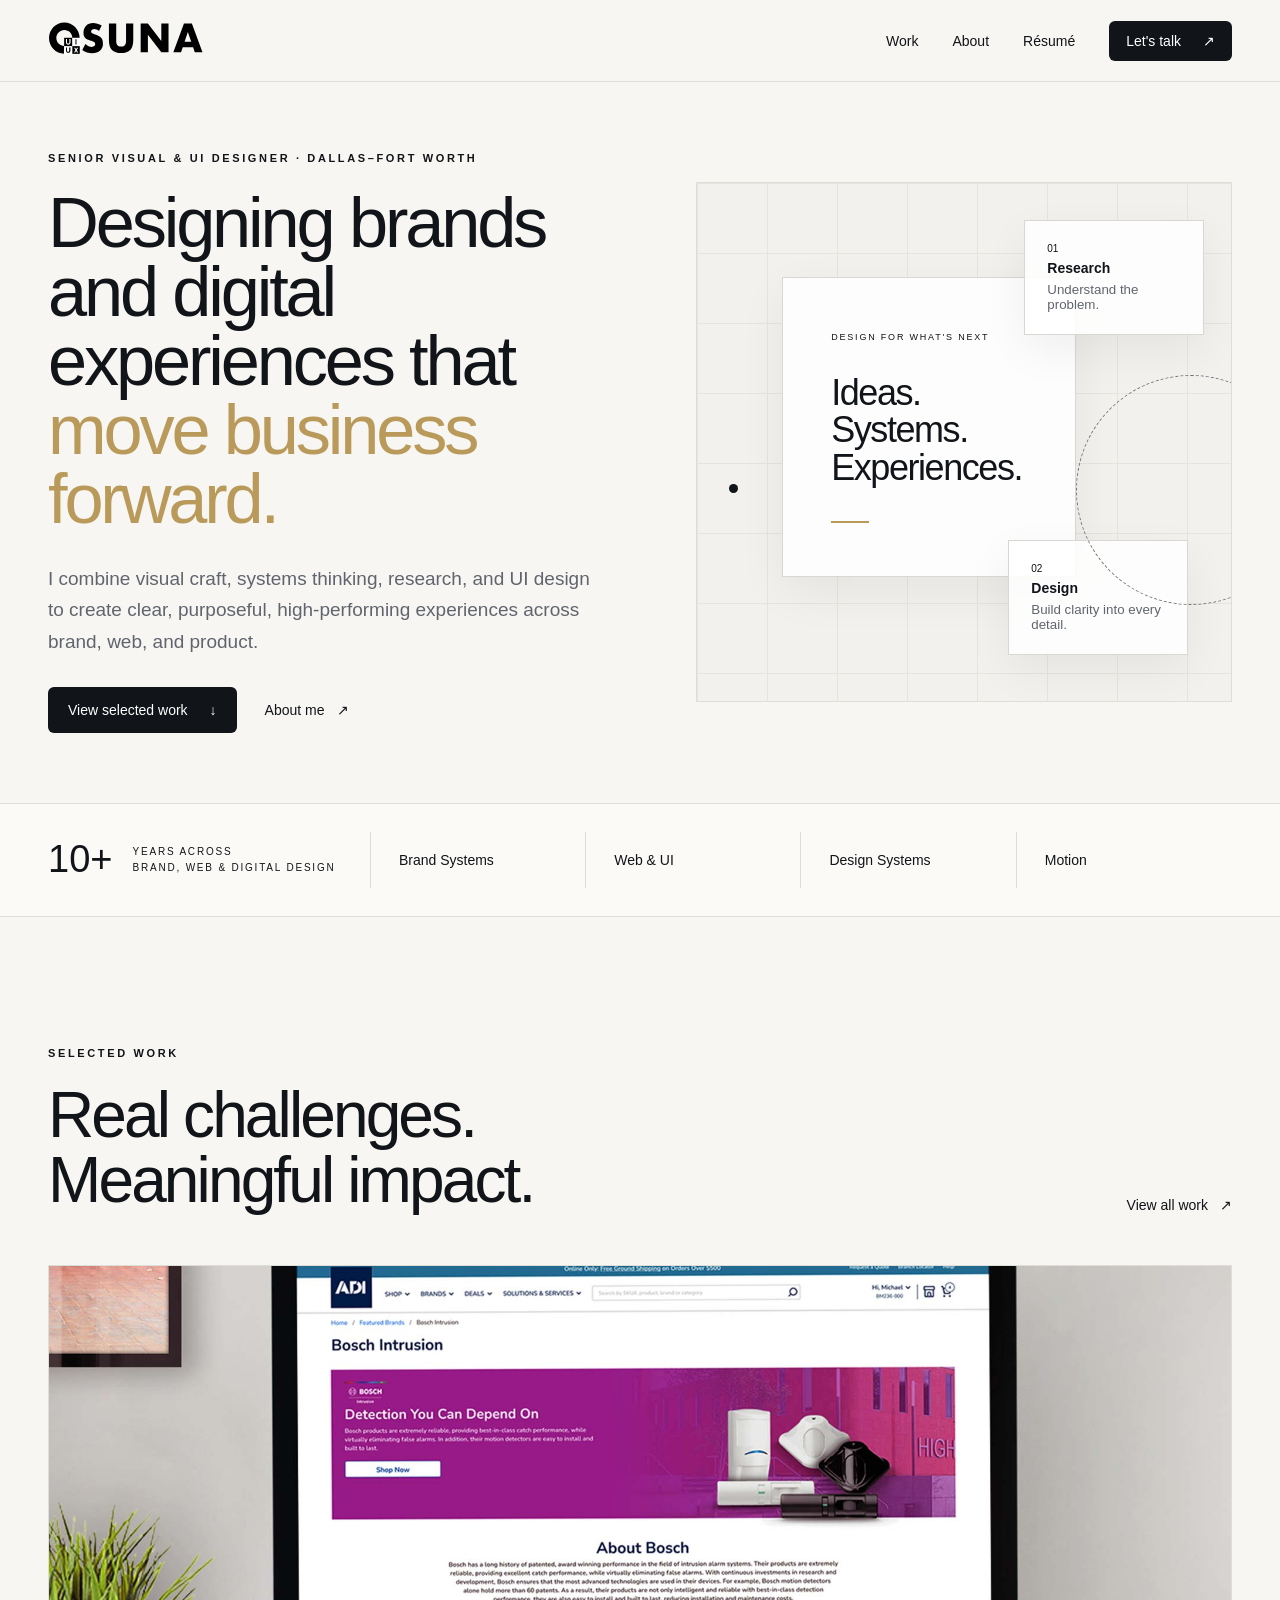
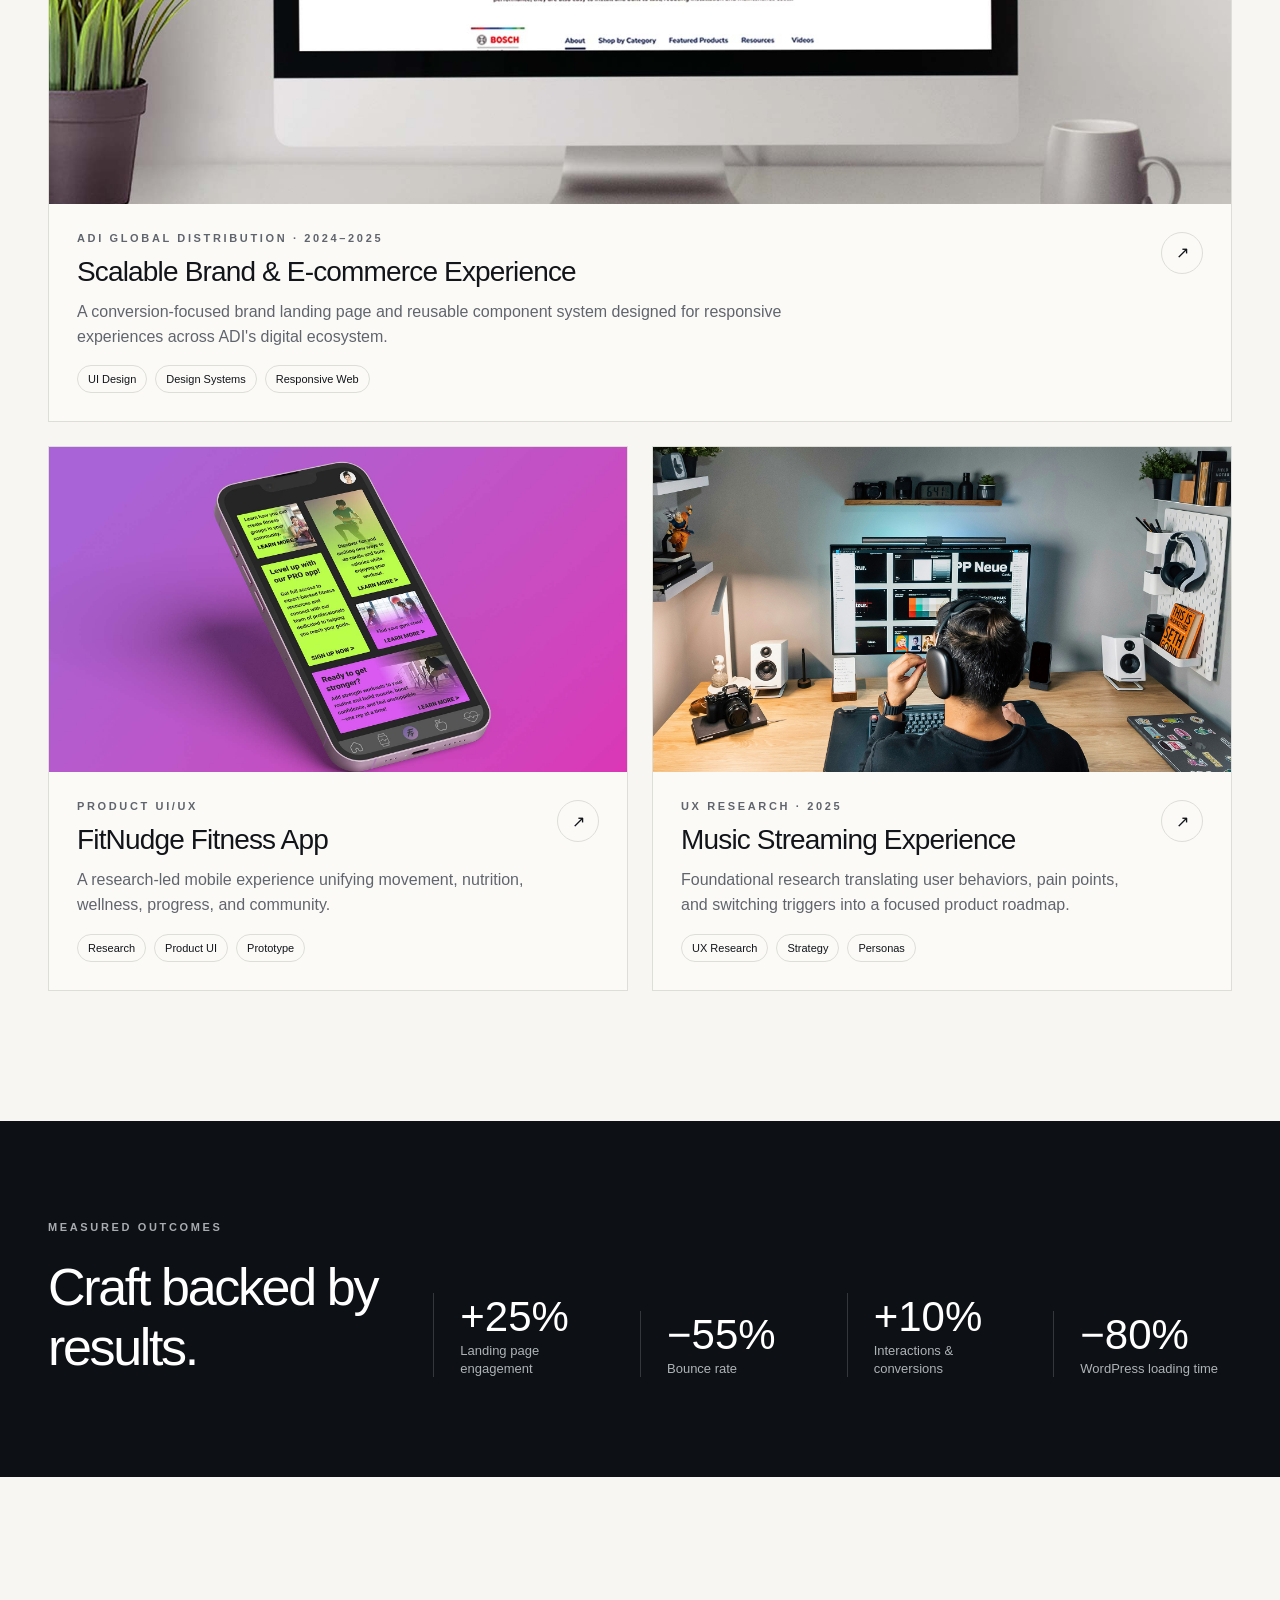
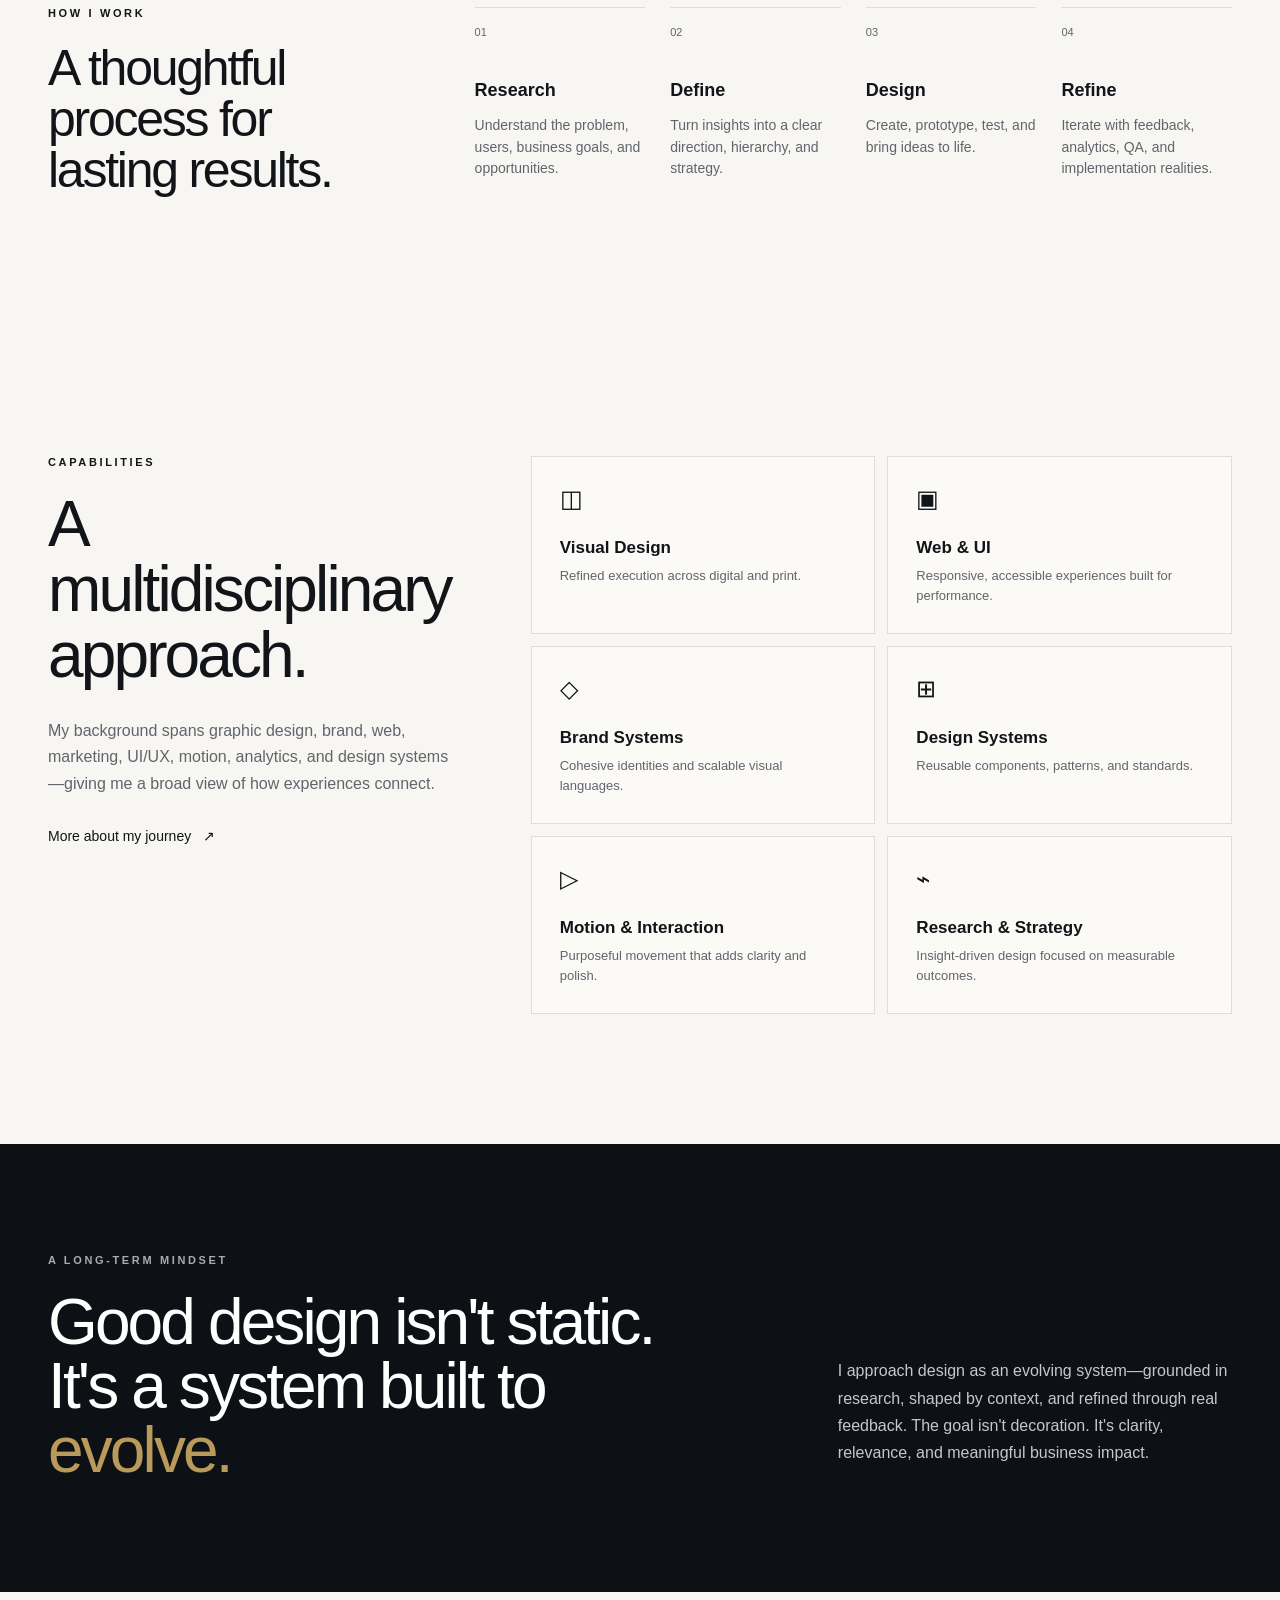
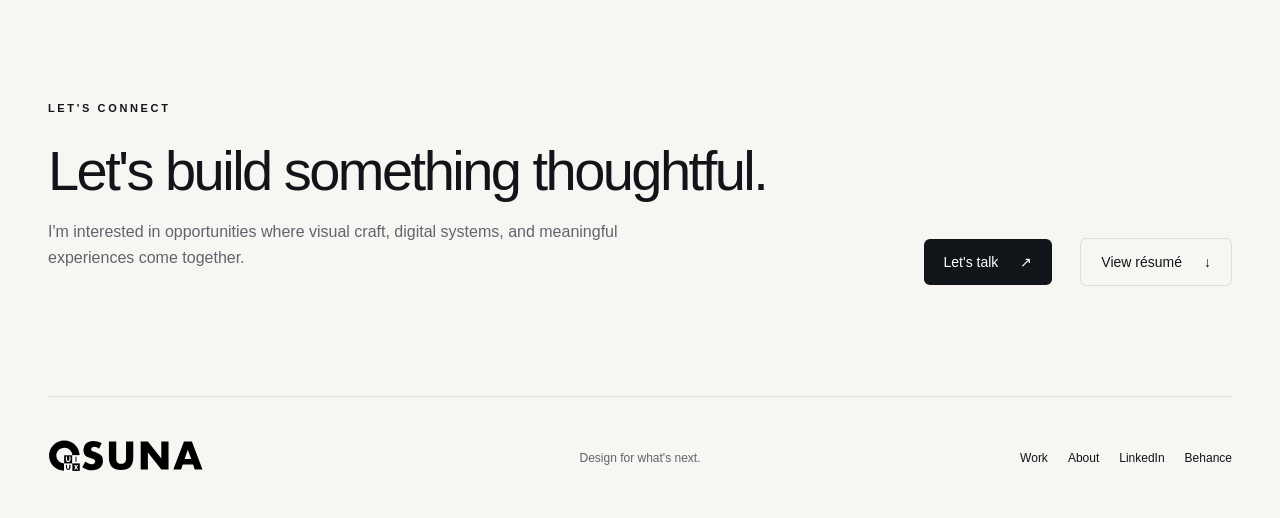
<file: index.html>
<!doctype html><html lang="en"><head><meta charset="utf-8"><meta name="viewport" content="width=device-width,initial-scale=1"><meta name="description" content="Hector Osuna — Senior Visual & UI Designer creating thoughtful brand systems, web experiences, and digital products."><title>Hector Osuna — Senior Visual & UI Designer</title><link rel="icon" href="img/logo/favicon.png"><link rel="stylesheet" href="css/osuna-modern.css"></head>
<body>
<header class="site-header"><a class="brand" href="#top" aria-label="Osuna Design home"><img src="img/logo/logo.svg" alt="Osuna Design"></a><nav aria-label="Primary"><a href="#work">Work</a><a href="#about">About</a><a href="img/resume/UI-UX-Designer-Hector-Osuna.pdf" target="_blank">Résumé</a><a class="button small" href="contact.html">Let's talk <span>↗</span></a></nav><button class="menu" aria-label="Open menu" aria-expanded="false">☰</button></header>
<main id="top">
<section class="hero wrap"><div class="hero-copy reveal"><p class="eyebrow">Senior Visual & UI Designer · Dallas–Fort Worth</p><h1>Designing brands and digital experiences that <em>move business forward.</em></h1><p class="lede">I combine visual craft, systems thinking, research, and UI design to create clear, purposeful, high-performing experiences across brand, web, and product.</p><div class="actions"><a class="button" href="#work">View selected work <span>↓</span></a><a class="text-link" href="#about">About me <span>↗</span></a></div></div>
<div class="hero-system reveal"><div class="grid-lines"></div><div class="system-card main-card"><span class="micro">DESIGN FOR WHAT'S NEXT</span><h2>Ideas.<br>Systems.<br>Experiences.</h2><div class="gold-line"></div></div><div class="system-card note one"><span>01</span><b>Research</b><small>Understand the problem.</small></div><div class="system-card note two"><span>02</span><b>Design</b><small>Build clarity into every detail.</small></div><div class="orbit"></div><div class="dot"></div></div></section>
<section class="proof"><div class="wrap proof-grid"><div><strong>10+</strong><span>Years across<br>brand, web & digital design</span></div><div>Brand Systems</div><div>Web & UI</div><div>Design Systems</div><div>Motion</div></div></section>
<section id="work" class="section wrap"><div class="section-head"><div><p class="eyebrow">Selected work</p><h2>Real challenges.<br>Meaningful impact.</h2></div><a class="text-link" href="portfolio.html">View all work <span>↗</span></a></div>
<div class="work-grid">
<a class="project project-wide reveal" href="ui-design.html"><div class="project-image"><img src="img/works/13.jpg" alt="Bosch brand landing page shown on desktop monitor"></div><div class="project-copy"><div><p class="eyebrow">ADI Global Distribution · 2024–2025</p><h3>Scalable Brand & E-commerce Experience</h3><p>A conversion-focused brand landing page and reusable component system designed for responsive experiences across ADI's digital ecosystem.</p></div><span class="circle">↗</span></div><div class="tags"><span>UI Design</span><span>Design Systems</span><span>Responsive Web</span></div></a>
<a class="project reveal" href="ui-ux-fitnudge.html"><div class="project-image"><img src="img/works/15.jpg" alt="FitNudge mobile app interface"></div><div class="project-copy"><div><p class="eyebrow">Product UI/UX</p><h3>FitNudge Fitness App</h3><p>A research-led mobile experience unifying movement, nutrition, wellness, progress, and community.</p></div><span class="circle">↗</span></div><div class="tags"><span>Research</span><span>Product UI</span><span>Prototype</span></div></a>
<a class="project reveal" href="music-streaming-app.html"><div class="project-image abstract"><img src="img/works/16.jpg" alt="Designer working at a desktop setup"></div><div class="project-copy"><div><p class="eyebrow">UX Research · 2025</p><h3>Music Streaming Experience</h3><p>Foundational research translating user behaviors, pain points, and switching triggers into a focused product roadmap.</p></div><span class="circle">↗</span></div><div class="tags"><span>UX Research</span><span>Strategy</span><span>Personas</span></div></a>
</div></section>
<section class="impact"><div class="wrap impact-grid"><div><p class="eyebrow light">Measured outcomes</p><h2>Craft backed by results.</h2></div><div class="metric"><strong>+25%</strong><span>Landing page engagement</span></div><div class="metric"><strong>−55%</strong><span>Bounce rate</span></div><div class="metric"><strong>+10%</strong><span>Interactions & conversions</span></div><div class="metric"><strong>−80%</strong><span>WordPress loading time</span></div></div></section>
<section class="section wrap"><div class="process"><div><p class="eyebrow">How I work</p><h2>A thoughtful process for lasting results.</h2></div><ol><li><span>01</span><b>Research</b><p>Understand the problem, users, business goals, and opportunities.</p></li><li><span>02</span><b>Define</b><p>Turn insights into a clear direction, hierarchy, and strategy.</p></li><li><span>03</span><b>Design</b><p>Create, prototype, test, and bring ideas to life.</p></li><li><span>04</span><b>Refine</b><p>Iterate with feedback, analytics, QA, and implementation realities.</p></li></ol></div></section>
<section id="about" class="section wrap"><div class="about-grid"><div><p class="eyebrow">Capabilities</p><h2>A multidisciplinary approach.</h2><p class="lede small-lede">My background spans graphic design, brand, web, marketing, UI/UX, motion, analytics, and design systems—giving me a broad view of how experiences connect.</p><a class="text-link" href="about.html">More about my journey <span>↗</span></a></div><div class="cap-grid"><article><span>◫</span><h3>Visual Design</h3><p>Refined execution across digital and print.</p></article><article><span>▣</span><h3>Web & UI</h3><p>Responsive, accessible experiences built for performance.</p></article><article><span>◇</span><h3>Brand Systems</h3><p>Cohesive identities and scalable visual languages.</p></article><article><span>⊞</span><h3>Design Systems</h3><p>Reusable components, patterns, and standards.</p></article><article><span>▷</span><h3>Motion & Interaction</h3><p>Purposeful movement that adds clarity and polish.</p></article><article><span>⌁</span><h3>Research & Strategy</h3><p>Insight-driven design focused on measurable outcomes.</p></article></div></div></section>
<section class="manifesto"><div class="wrap manifesto-grid"><div><p class="eyebrow light">A long-term mindset</p><h2>Good design isn't static.<br>It's a system built to <em>evolve.</em></h2></div><p>I approach design as an evolving system—grounded in research, shaped by context, and refined through real feedback. The goal isn't decoration. It's clarity, relevance, and meaningful business impact.</p></div></section>
<section class="contact wrap"><div><p class="eyebrow">Let's connect</p><h2>Let's build something thoughtful.</h2><p>I'm interested in opportunities where visual craft, digital systems, and meaningful experiences come together.</p></div><div class="actions"><a class="button" href="contact.html">Let's talk <span>↗</span></a><a class="button secondary" href="img/resume/UI-UX-Designer-Hector-Osuna.pdf" target="_blank">View résumé <span>↓</span></a></div></section>
</main>
<footer><div class="wrap footer-grid"><a class="brand" href="#top"><img src="img/logo/logo.svg" alt="Osuna Design"></a><span>Design for what's next.</span><div><a href="portfolio.html">Work</a><a href="about.html">About</a><a href="https://www.linkedin.com/in/hector-osuna-570150112/" target="_blank" rel="noreferrer">LinkedIn</a><a href="https://www.behance.net/osunahector" target="_blank" rel="noreferrer">Behance</a></div></div></footer>
<script src="js/osuna-modern.js"></script></body></html>
</file>
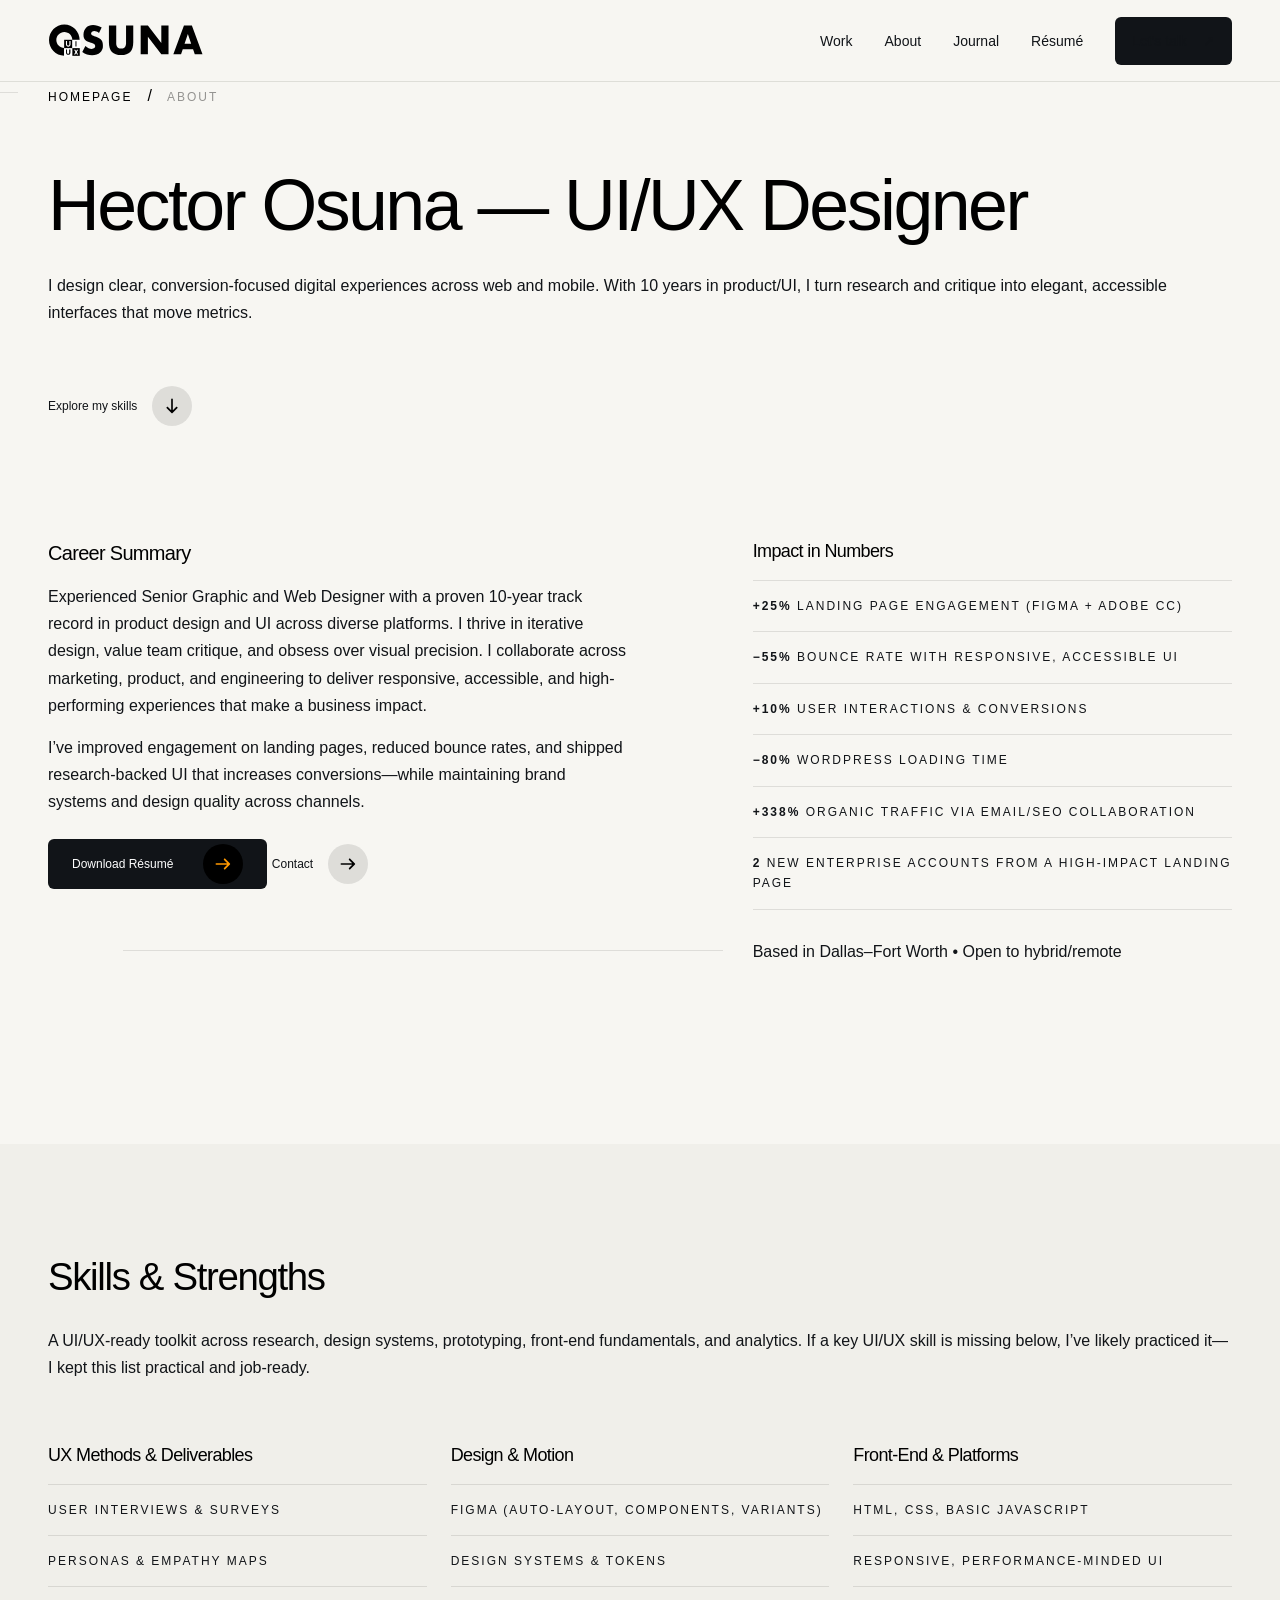
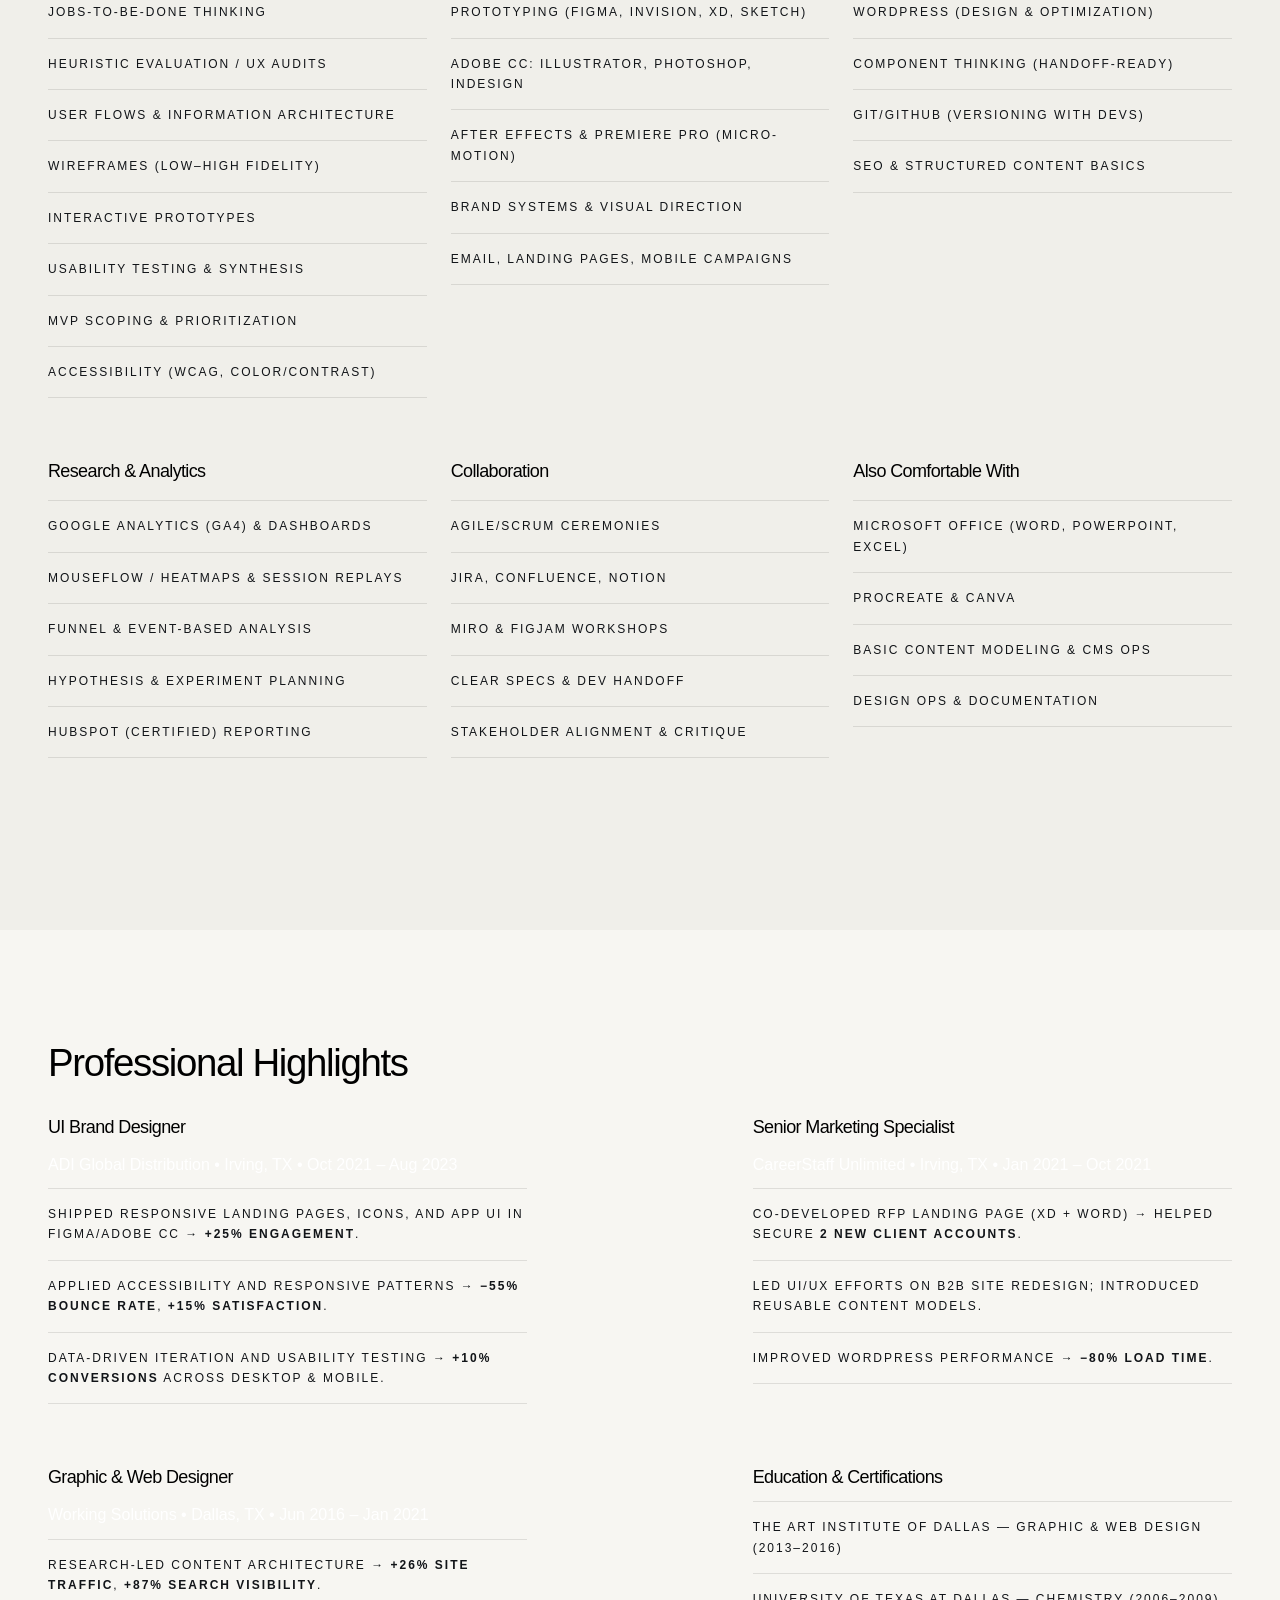
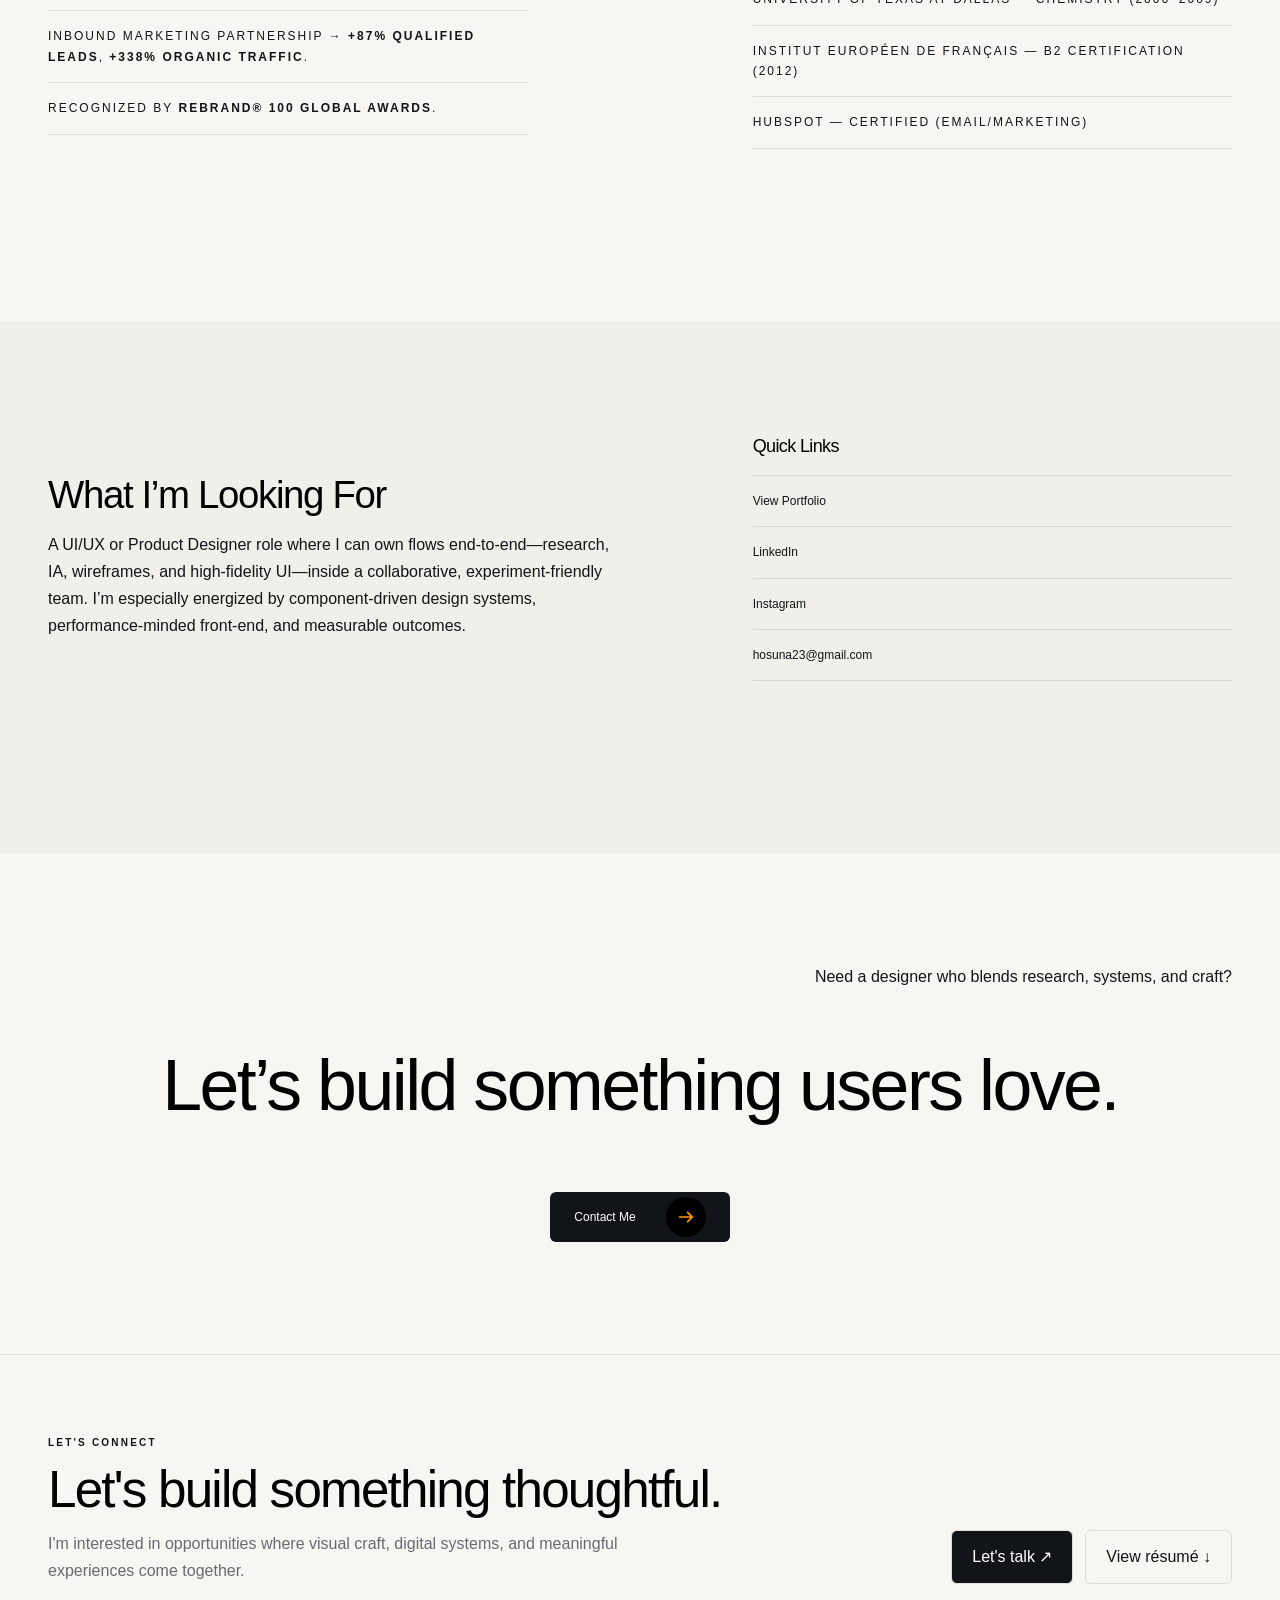
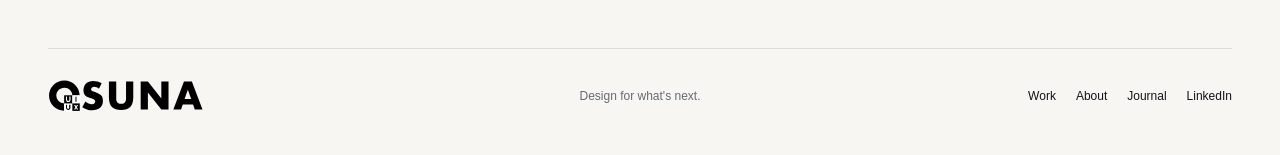
<file: about.html>
<!DOCTYPE html>

<html lang="zxx">
<head>
<meta charset="utf-8"/>
<meta content="width=device-width, initial-scale=1.0" name="viewport"/>
<meta content="ie=edge" http-equiv="X-UA-Compatible"/>
<!-- bootstrap grid css -->
<link href="css/plugins/bootstrap-grid.css" rel="stylesheet"/>
<!-- font awesome css -->
<link href="css/plugins/font-awesome.min.css" rel="stylesheet"/>
<!-- swiper css -->
<link href="css/plugins/swiper.min.css" rel="stylesheet"/>
<!-- fancybox css -->
<link href="css/plugins/fancybox.min.css" rel="stylesheet"/>
<!-- ashley scss -->
<link href="css/style.css" rel="stylesheet"/>
<!-- page name -->
<title>About Hector Osuna — UI/UX Design</title>
<link href="/img/logo/favicon.png?v=5" rel="icon" sizes="32x32" type="image/png"/>
<link href="/img/logo/favicon.png?v=5" rel="icon" sizes="any" type="image/png"/>
<!-- optional fallback -->
<link href="img/logo/favicon.png" rel="apple-touch-icon" sizes="180x180"/>
<!-- optional iOS -->
<link href="css/osuna-pages.css" rel="stylesheet"/></head>
<body class="osuna-refresh"><header class="os-site-header"><a aria-label="Osuna Design home" class="os-brand" href="index.html"><img alt="Osuna Design" src="img/logo/logo.svg"/></a><nav aria-label="Primary" class="os-nav"><a href="portfolio.html">Work</a><a href="about.html">About</a><a href="blog.html">Journal</a><a href="img/resume/UI-UX-Designer-Hector-Osuna.pdf" target="_blank">Résumé</a><a class="os-cta" href="contact.html">Let's talk <span>↗</span></a></nav><button aria-expanded="false" aria-label="Open menu" class="os-menu">☰</button></header>
<!-- wrapper -->
<div class="mil-wrapper" id="top">
<!-- cursor -->
<div class="mil-ball">
<span class="mil-icon-1">
<svg viewbox="0 0 128 128">
<path d="M106.1,41.9c-1.2-1.2-3.1-1.2-4.2,0c-1.2,1.2-1.2,3.1,0,4.2L116.8,61H11.2l14.9-14.9c1.2-1.2,1.2-3.1,0-4.2	c-1.2-1.2-3.1-1.2-4.2,0l-20,20c-1.2,1.2-1.2,3.1,0,4.2l20,20c0.6,0.6,1.4,0.9,2.1,0.9s1.5-0.3,2.1-0.9c1.2-1.2,1.2-3.1,0-4.2	L11.2,67h105.5l-14.9,14.9c-1.2,1.2-1.2,3.1,0,4.2c0.6,0.6,1.4,0.9,2.1,0.9s1.5-0.3,2.1-0.9l20-20c1.2-1.2,1.2-3.1,0-4.2L106.1,41.9	z"></path>
</svg>
</span>
<div class="mil-more-text">More</div>
<div class="mil-choose-text">Сhoose</div>
</div>
<!-- cursor end -->
<!-- preloader -->
<div class="mil-preloader">
<div class="mil-preloader-animation">
<div class="mil-pos-abs mil-animation-1">
<p class="mil-h3 mil-muted mil-thin">Creative</p>
<p class="mil-h3 mil-muted">Thoughtful</p>
<p class="mil-h3 mil-muted mil-thin">Excellence</p>
</div>
<div class="mil-pos-abs mil-animation-2">
<div class="mil-reveal-frame">
<p class="mil-reveal-box"></p>
<p class="mil-h3 mil-muted mil-thin">hectorosunadesign.com</p>
</div>
</div>
</div>
</div>
<!-- preloader end -->
<!-- scrollbar progress -->
<div class="mil-progress-track">
<div class="mil-progress"></div>
</div>
<!-- scrollbar progress end -->
<!-- menu -->
<div class="mil-menu-frame">
<!-- frame clone -->
<div class="mil-frame-top">
<a class="mil-logo" href="index.html"><img src="img/logo/logo-menu.svg"/></a>
<div class="mil-menu-btn">
<span></span>
</div>
</div>
<!-- frame clone end -->
<div class="container">
<div class="mil-menu-content">
<div class="row">
<div class="col-xl-5">
<nav class="mil-main-menu" id="swupMenu">
<ul>
<li class="mil-has-children">
<a href="index.html">Homepage</a>
<!--
                      <ul>
                        <li><a href="home-1.html">Landing page</a></li>
                        <li><a href="home-2.html">Personal</a></li>
                        <li><a href="portfolio-3.html">Portfolio slider</a></li>
                      </ul>
                    --></li>
<li class="mil-has-children">
<a class="js-menu-parent" data-no-swup="" href="portfolio.html">Portfolio</a>
<ul>
<li><a href="portfolio.html">Portfolio</a></li>
<li>
<a href="ui-ux-fitnudge.html">UI/UX Design Fitness App</a>
</li>
<li><a href="ux-audit.html">UX Audit eCommerce</a></li>
<li>
<a href="music-streaming-app.html">UX – Music Streaming App</a>
</li>
<li>
<a href="ui-design.html">Corporate Landing Page UI Design</a>
</li>
<li>
<a href="ux-user-journey.html">User Journey Map</a>
</li>
<!--<li><a href="newsroom.html">Website Redesign Newsroom</a></li>
                          <li><a href="brand-id.html">Corporate Brands ID</a></li>-->
</ul>
</li>
<li class="mil-has-children mil-active">
<a href="about.html">About</a>
<!--
                      <ul>
                        <li><a href="services.html">Services List</a></li>
                        <li><a href="service.html">Single service</a></li>
                      </ul>
                    --></li>
<li class="mil-has-children">
<a href="blog.html">Blogs</a>
<ul>
<li><a href="blog.html">Blog List</a></li>
<li>
<a href="jony-ive-ux-design.html">The Design Leader Who Shaped My Path</a>
</li>
<li>
<a href="journey-ui-design.html">From Culinary Manager to Visual Designer</a>
</li>
</ul>
</li>
<!--
                    <li class="mil-has-children">
                      <a href="#.">Other pages</a>
                      <ul>
                        <li><a href="team.html">Team</a></li>
                        <li><a href="contact.html">Contact</a></li>
                        <li><a href="404.html">404</a></li>
                      </ul>
                    </li>
                -->
</ul>
</nav>
</div>
<div class="col-xl-7">
<div class="mil-menu-right-frame">
<div class="mil-animation-in">
<div class="mil-animation-frame">
<div class="mil-animation mil-position-1 mil-scale" data-value-1="2" data-value-2="2"></div>
</div>
</div>
<div class="mil-menu-right">
<div class="row">
<!--
                      <div class="col-lg-8 mil-mb-60">
                        <h6 class="mil-muted mil-mb-30">Projects</h6>

                        <ul class="mil-menu-list">
                          <li>
                            <a href="project-1.html" class="mil-light-soft"
                              >Interior design studio</a
                            >
                          </li>
                          <li>
                            <a href="project-2.html" class="mil-light-soft"
                              >Home Security Camera</a
                            >
                          </li>
                          <li>
                            <a href="project-3.html" class="mil-light-soft"
                              >Kemia Honest Skincare</a
                            >
                          </li>
                          <li>
                            <a href="project-4.html" class="mil-light-soft"
                              >Cascade of Lava</a
                            >
                          </li>
                          <li>
                            <a href="project-5.html" class="mil-light-soft"
                              >Air Pro by Molekule</a
                            >
                          </li>
                          <li>
                            <a href="project-6.html" class="mil-light-soft"
                              >Tony's Chocolonely</a
                            >
                          </li>
                        </ul>
                      </div>
                    -->
<!--
                      <div class="col-lg-4 mil-mb-60">
                        <h6 class="mil-muted mil-mb-30">Useful links</h6>

                        <ul class="mil-menu-list">
                          <li>
                            <a href="#." class="mil-light-soft"
                              >Privacy Policy</a
                            >
                          </li>
                          <li>
                            <a href="#." class="mil-light-soft"
                              >Terms and conditions</a
                            >
                          </li>
                          <li>
                            <a href="#." class="mil-light-soft"
                              >Cookie Policy</a
                            >
                          </li>
                          <li>
                            <a href="#." class="mil-light-soft">Careers</a>
                          </li>
                        </ul>
                      </div>
-->
</div>
<div class="mil-divider mil-mb-60"></div>
<!--
                    <div class="row justify-content-between">
                      <div class="col-lg-4 mil-mb-60">
                        <h6 class="mil-muted mil-mb-30">Canada</h6>

                        <p class="mil-light-soft mil-up">
                          71 South Los Carneros Road, California
                          <span class="mil-no-wrap">+51 174 705 812</span>
                        </p>
                      </div>
                      <div class="col-lg-4 mil-mb-60">
                        <h6 class="mil-muted mil-mb-30">Germany</h6>

                        <p class="mil-light-soft">
                          Leehove 40, 2678 MC De Lier, Netherlands
                          <span class="mil-no-wrap">+31 174 705 811</span>
                        </p>
                      </div>
                    </div>
                                -->
</div>
</div>
</div>
</div>
</div>
</div>
</div>
<!-- menu -->
<!-- curtain -->
<div class="mil-curtain"></div>
<!-- curtain end -->
<!-- frame -->
<div class="mil-frame">
<div class="mil-frame-top">
<a class="mil-logo" href="index.html"><img alt="Logo" src="img/logo/logo.svg"/></a>
<div class="mil-menu-btn"><span></span></div>
</div>
<div class="mil-frame-bottom">
<div class="mil-current-page"></div>
<div class="mil-back-to-top">
<a class="mil-link mil-dark mil-arrow-place" href="#top"><span>Back to top</span></a>
</div>
</div>
</div>
<!-- frame end -->
<!-- content -->
<div class="mil-content">
<div class="mil-main-transition" id="swupMain">
<!-- banner -->
<div class="mil-inner-banner">
<div class="mil-banner-content mil-up">
<div class="mil-animation-frame">
<div class="mil-animation mil-position-4 mil-dark mil-scale" data-value-1="6" data-value-2="1.4"></div>
</div>
<div class="container">
<ul class="mil-breadcrumbs mil-mb-60">
<li><a href="index.html">Homepage</a></li>
<li><a href="about.html">About</a></li>
</ul>
<h1 class="mil-mb-30">
                  Hector Osuna <span class="mil-thin">— UI/UX Designer</span>
</h1>
<p class="mil-up mil-mb-60">
                  I design clear, conversion-focused digital experiences across
                  web and mobile. With 10 years in product/UI, I turn research
                  and critique into elegant, accessible interfaces that move
                  metrics.
                </p>
<a class="mil-link mil-dark mil-arrow-place mil-down-arrow" href="#about"><span>Explore my skills</span></a>
</div>
</div>
</div>
<!-- banner end -->
<!-- about intro -->
<section id="about">
<div class="container mil-p-120-60">
<div class="row justify-content-between align-items-start">
<div class="col-lg-6 mil-mb-60">
<h5 class="mil-mb-20">Career Summary</h5>
<p class="mil-up mil-mb-15">
                    Experienced Senior Graphic and Web Designer with a proven
                    10-year track record in product design and UI across diverse
                    platforms. I thrive in iterative design, value team
                    critique, and obsess over visual precision. I collaborate
                    across marketing, product, and engineering to deliver
                    responsive, accessible, and high-performing experiences that
                    make a business impact.
                  </p>
<p class="mil-up mil-mb-0">
                    I’ve improved engagement on landing pages, reduced bounce
                    rates, and shipped research-backed UI that increases
                    conversions—while maintaining brand systems and design
                    quality across channels.
                  </p>
<br/>
<div class="mil-mt-30">
<a class="mil-button mil-arrow-place" href="img/resume/UI-UX-Designer-Hector-Osuna.pdf" target="_blank"><span>Download Résumé</span></a>
<a class="mil-link mil-dark mil-arrow-place" href="contact.html"><span>Contact</span></a>
</div>
</div>
<div class="col-lg-5 mil-mb-60">
<h6 class="mil-mb-15">Impact in Numbers</h6>
<ul class="mil-service-list mil-dark mil-mb-30">
<li class="mil-up">
<b>+25%</b> landing page engagement (Figma + Adobe CC)
                    </li>
<li class="mil-up">
<b>−55%</b> bounce rate with responsive, accessible UI
                    </li>
<li class="mil-up">
<b>+10%</b> user interactions &amp; conversions
                    </li>
<li class="mil-up"><b>−80%</b> WordPress loading time</li>
<li class="mil-up">
<b>+338%</b> organic traffic via email/SEO collaboration
                    </li>
<li class="mil-up">
<b>2</b> new enterprise accounts from a high-impact
                      landing page
                    </li>
</ul>
<span class="mil-suptitle mil-suptitle-dark">Based in Dallas–Fort Worth • Open to hybrid/remote</span>
</div>
</div>
</div>
</section>
<!-- about intro end -->
<!-- skills matrix -->
<section class="mil-soft-bg">
<div class="container mil-p-120-120">
<div class="row">
<div class="col-12">
<h3 class="mil-mb-30">
                    Skills <span class="mil-thin">&amp; Strengths</span>
</h3>
<p class="mil-up mil-mb-60">
                    A UI/UX-ready toolkit across research, design systems,
                    prototyping, front-end fundamentals, and analytics. If a key
                    UI/UX skill is missing below, I’ve likely practiced it—I
                    kept this list practical and job-ready.
                  </p>
</div>
</div>
<div class="row">
<div class="col-md-6 col-lg-4 mil-mb-60">
<h6 class="mil-mb-15">UX Methods &amp; Deliverables</h6>
<ul class="mil-service-list mil-dark">
<li class="mil-up">User interviews &amp; surveys</li>
<li class="mil-up">Personas &amp; empathy maps</li>
<li class="mil-up">Jobs-to-be-Done thinking</li>
<li class="mil-up">Heuristic evaluation / UX audits</li>
<li class="mil-up">
                      User flows &amp; information architecture
                    </li>
<li class="mil-up">Wireframes (low–high fidelity)</li>
<li class="mil-up">Interactive prototypes</li>
<li class="mil-up">Usability testing &amp; synthesis</li>
<li class="mil-up">MVP scoping &amp; prioritization</li>
<li class="mil-up">Accessibility (WCAG, color/contrast)</li>
</ul>
</div>
<div class="col-md-6 col-lg-4 mil-mb-60">
<h6 class="mil-mb-15">Design &amp; Motion</h6>
<ul class="mil-service-list mil-dark">
<li class="mil-up">
                      Figma (Auto-layout, components, variants)
                    </li>
<li class="mil-up">Design systems &amp; tokens</li>
<li class="mil-up">
                      Prototyping (Figma, InVision, XD, Sketch)
                    </li>
<li class="mil-up">
                      Adobe CC: Illustrator, Photoshop, InDesign
                    </li>
<li class="mil-up">
                      After Effects &amp; Premiere Pro (micro-motion)
                    </li>
<li class="mil-up">Brand systems &amp; visual direction</li>
<li class="mil-up">
                      Email, landing pages, mobile campaigns
                    </li>
</ul>
</div>
<div class="col-md-6 col-lg-4 mil-mb-60">
<h6 class="mil-mb-15">Front-End &amp; Platforms</h6>
<ul class="mil-service-list mil-dark">
<li class="mil-up">HTML, CSS, basic JavaScript</li>
<li class="mil-up">Responsive, performance-minded UI</li>
<li class="mil-up">WordPress (design &amp; optimization)</li>
<li class="mil-up">Component thinking (handoff-ready)</li>
<li class="mil-up">Git/GitHub (versioning with devs)</li>
<li class="mil-up">SEO &amp; structured content basics</li>
</ul>
</div>
<div class="col-md-6 col-lg-4 mil-mb-60">
<h6 class="mil-mb-15">Research &amp; Analytics</h6>
<ul class="mil-service-list mil-dark">
<li class="mil-up">Google Analytics (GA4) &amp; dashboards</li>
<li class="mil-up">
                      Mouseflow / heatmaps &amp; session replays
                    </li>
<li class="mil-up">Funnel &amp; event-based analysis</li>
<li class="mil-up">Hypothesis &amp; experiment planning</li>
<li class="mil-up">HubSpot (certified) reporting</li>
</ul>
</div>
<div class="col-md-6 col-lg-4 mil-mb-60">
<h6 class="mil-mb-15">Collaboration</h6>
<ul class="mil-service-list mil-dark">
<li class="mil-up">Agile/Scrum ceremonies</li>
<li class="mil-up">Jira, Confluence, Notion</li>
<li class="mil-up">Miro &amp; FigJam workshops</li>
<li class="mil-up">Clear specs &amp; dev handoff</li>
<li class="mil-up">Stakeholder alignment &amp; critique</li>
</ul>
</div>
<div class="col-md-6 col-lg-4 mil-mb-60">
<h6 class="mil-mb-15">Also Comfortable With</h6>
<ul class="mil-service-list mil-dark">
<li class="mil-up">
                      Microsoft Office (Word, PowerPoint, Excel)
                    </li>
<li class="mil-up">Procreate &amp; Canva</li>
<li class="mil-up">Basic content modeling &amp; CMS ops</li>
<li class="mil-up">Design ops &amp; documentation</li>
</ul>
</div>
</div>
</div>
</section>
<!-- skills matrix end -->
<!-- experience highlights -->
<section>
<div class="container mil-p-120-120">
<div class="row">
<div class="col-12">
<h3 class="mil-mb-30">
                    Professional <span class="mil-thin">Highlights</span>
</h3>
</div>
</div>
<div class="row justify-content-between">
<div class="col-lg-5 mil-mb-60">
<h6 class="mil-mb-10">UI Brand Designer</h6>
<p class="mil-muted mil-mb-10">
                    ADI Global Distribution • Irving, TX • Oct 2021 – Aug 2023
                  </p>
<ul class="mil-service-list mil-dark">
<li class="mil-up">
                      Shipped responsive landing pages, icons, and app UI in
                      Figma/Adobe CC → <b>+25% engagement</b>.
                    </li>
<li class="mil-up">
                      Applied accessibility and responsive patterns →
                      <b>−55% bounce rate</b>, <b>+15% satisfaction</b>.
                    </li>
<li class="mil-up">
                      Data-driven iteration and usability testing →
                      <b>+10% conversions</b> across desktop &amp; mobile.
                    </li>
</ul>
</div>
<div class="col-lg-5 mil-mb-60">
<h6 class="mil-mb-10">Senior Marketing Specialist</h6>
<p class="mil-muted mil-mb-10">
                    CareerStaff Unlimited • Irving, TX • Jan 2021 – Oct 2021
                  </p>
<ul class="mil-service-list mil-dark">
<li class="mil-up">
                      Co-developed RFP landing page (XD + Word) → helped secure
                      <b>2 new client accounts</b>.
                    </li>
<li class="mil-up">
                      Led UI/UX efforts on B2B site redesign; introduced
                      reusable content models.
                    </li>
<li class="mil-up">
                      Improved WordPress performance → <b>−80% load time</b>.
                    </li>
</ul>
</div>
<div class="col-lg-5 mil-mb-60">
<h6 class="mil-mb-10">Graphic &amp; Web Designer</h6>
<p class="mil-muted mil-mb-10">
                    Working Solutions • Dallas, TX • Jun 2016 – Jan 2021
                  </p>
<ul class="mil-service-list mil-dark">
<li class="mil-up">
                      Research-led content architecture →
                      <b>+26% site traffic</b>, <b>+87% search visibility</b>.
                    </li>
<li class="mil-up">
                      Inbound marketing partnership →
                      <b>+87% qualified leads</b>, <b>+338% organic traffic</b>.
                    </li>
<li class="mil-up">
                      Recognized by <b>REBRAND® 100 Global Awards</b>.
                    </li>
</ul>
</div>
<div class="col-lg-5 mil-mb-60">
<h6 class="mil-mb-10">Education &amp; Certifications</h6>
<ul class="mil-service-list mil-dark">
<li class="mil-up">
                      The Art Institute of Dallas — Graphic &amp; Web Design
                      (2013–2016)
                    </li>
<li class="mil-up">
                      University of Texas at Dallas — Chemistry (2006–2009)
                    </li>
<li class="mil-up">
                      Institut Européen de Français — B2 Certification (2012)
                    </li>
<li class="mil-up">
                      HubSpot — Certified (Email/Marketing)
                    </li>
</ul>
</div>
</div>
</div>
</section>
<!-- experience highlights end -->
<!-- what i'm looking for -->
<section class="mil-soft-bg">
<div class="container mil-p-120-120">
<div class="row justify-content-between align-items-center">
<div class="col-lg-6 mil-mb-60">
<h3 class="mil-mb-20">
                    What I’m <span class="mil-thin">Looking For</span>
</h3>
<p class="mil-up mil-mb-0">
                    A UI/UX or Product Designer role where I can own flows
                    end-to-end—research, IA, wireframes, and high-fidelity
                    UI—inside a collaborative, experiment-friendly team. I’m
                    especially energized by component-driven design systems,
                    performance-minded front-end, and measurable outcomes.
                  </p>
</div>
<div class="col-lg-5 mil-mb-60">
<h6 class="mil-mb-15">Quick Links</h6>
<ul class="mil-service-list mil-dark">
<li class="mil-up">
<a class="mil-link mil-dark" href="portfolio.html"><span>View Portfolio</span></a>
</li>
<li class="mil-up">
<a class="mil-link mil-dark" href="https://www.linkedin.com/in/hector-osuna-570150112/" target="_blank"><span>LinkedIn</span></a>
</li>
<li class="mil-up">
<a class="mil-link mil-dark" href="https://www.instagram.com/pixelosunadesign/" target="_blank"><span>Instagram</span></a>
</li>
<li class="mil-up">
<a class="mil-link mil-dark" href="mailto:hosuna23@gmail.com"><span>hosuna23@gmail.com</span></a>
</li>
</ul>
</div>
</div>
</div>
</section>
<!-- call to action -->
<section>
<div class="container mil-p-120-120">
<div class="mil-center">
<span class="mil-suptitle mil-suptitle-right mil-up">Need a designer who blends research, systems, and
                  craft?</span>
<h2 class="mil-h1 mil-up">
                  Let’s build something
                  <span class="mil-thin">users love</span>.
                </h2>
<div class="mil-mt-suptitle-offset">
<a class="mil-button mil-arrow-place" href="contact.html"><span>Contact Me</span></a>
</div>
</div>
</div>
</section>
<!-- call to action end -->
<!-- footer -->
<footer class="mil-dark-bg">
<div class="mi-invert-fix">
<div class="container mil-p-120-60">
<div class="row justify-content-between">
<div class="col-md-4 col-lg-4 mil-mb-60">
<div class="mil-muted mil-logo mil-up mil-mb-30">
<img src="img/logo/logo-menu.svg"/>
</div>
<!--<p class="mil-light-soft mil-up mil-mb-30">
                      Subscribe our newsletter:
                    </p>

                    <form class="mil-subscribe-form mil-up">
                      <input type="text" placeholder="Enter our email" />
                      <button
                        type="submit"
                        class="mil-button mil-icon-button-sm mil-arrow-place"
                      ></button>
                    </form>-->
</div>
<div class="col-md-7 col-lg-6">
<div class="row justify-content-end">
<div class="col-md-6 col-lg-7">
<nav class="mil-footer-menu mil-mb-60">
<ul>
<li class="mil-up">
<a href="index.html">Home</a>
</li>
<li class="mil-up">
<a href="portfolio.html">Portfolio</a>
</li>
<li class="mil-up mil-active">
<a href="about.html">About</a>
</li>
<li class="mil-up">
<a href="contact.html">Contact</a>
</li>
<li class="mil-up">
<a href="blog.html">Blog</a>
</li>
</ul>
</nav>
</div>
<div class="col-md-6 col-lg-5">
<ul class="mil-menu-list mil-up mil-mb-60">
<li>
<a class="mil-light-soft" href="https://www.linkedin.com/in/hector-osuna-570150112/" target="_blank">LinkedIn</a>
</li>
<li>
<a class="mil-light-soft" href="https://www.instagram.com/pixelosunadesign/" target="_blank">Instagram</a>
</li>
<li>
<a class="mil-light-soft" href="https://www.behance.net/osunahector" target="_blank">Behance</a>
</li>
<!--<li>
                            <a href="#." class="mil-light-soft">Careers</a>
                          </li>-->
</ul>
</div>
</div>
</div>
</div>
<div class="row justify-content-between flex-sm-row-reverse">
<div class="col-md-7 col-lg-6">
<div class="row justify-content-between">
<!--
                      <div class="col-md-6 col-lg-5 mil-mb-60">
                        <h6 class="mil-muted mil-up mil-mb-30">Canada</h6>

                        <p class="mil-light-soft mil-up">
                          71 South Los Carneros Road, California
                          <span class="mil-no-wrap">+51 174 705 812</span>
                        </p>
                      </div>
                      -->
<!--
                      <div class="col-md-6 col-lg-5 mil-mb-60">
                        <h6 class="mil-muted mil-up mil-mb-30">Germany</h6>

                        <p class="mil-light-soft mil-up">
                          Leehove 40, 2678 MC De Lier, Netherlands
                          <span class="mil-no-wrap">+31 174 705 811</span>
                        </p>
                      </div>
                      -->
</div>
</div>
<div class="col-md-4 col-lg-6 mil-mb-60">
<div class="mil-vert-between">
<!--
                      <div class="mil-mb-30">
                        <ul class="mil-social-icons mil-up">
                          <li>
                            <a href="#." target="_blank" class="social-icon">
                              <i class="far fa-circle"></i
                            ></a>
                          </li>
                          <li>
                            <a href="#." target="_blank" class="social-icon">
                              <i class="far fa-circle"></i
                            ></a>
                          </li>
                          <li>
                            <a href="#." target="_blank" class="social-icon">
                              <i class="far fa-circle"></i
                            ></a>
                          </li>
                          <li>
                            <a href="#." target="_blank" class="social-icon">
                              <i class="far fa-circle"></i
                            ></a>
                          </li>
                        </ul>
                      </div>-->
<p class="mil-light-soft mil-up">
                        © Copyright 2025 - OSUNA Designs. All Rights Reserved.
                      </p>
</div>
</div>
</div>
</div>
</div>
</footer>
<!-- footer end -->
<!-- hidden elements -->
<div class="mil-hidden-elements">
<div class="mil-dodecahedron">
<div class="mil-pentagon">
<div></div>
<div></div>
<div></div>
<div></div>
<div></div>
</div>
<div class="mil-pentagon">
<div></div>
<div></div>
<div></div>
<div></div>
<div></div>
</div>
<div class="mil-pentagon">
<div></div>
<div></div>
<div></div>
<div></div>
<div></div>
</div>
<div class="mil-pentagon">
<div></div>
<div></div>
<div></div>
<div></div>
<div></div>
</div>
<div class="mil-pentagon">
<div></div>
<div></div>
<div></div>
<div></div>
<div></div>
</div>
<div class="mil-pentagon">
<div></div>
<div></div>
<div></div>
<div></div>
<div></div>
</div>
<div class="mil-pentagon">
<div></div>
<div></div>
<div></div>
<div></div>
<div></div>
</div>
<div class="mil-pentagon">
<div></div>
<div></div>
<div></div>
<div></div>
<div></div>
</div>
<div class="mil-pentagon">
<div></div>
<div></div>
<div></div>
<div></div>
<div></div>
</div>
<div class="mil-pentagon">
<div></div>
<div></div>
<div></div>
<div></div>
<div></div>
</div>
<div class="mil-pentagon">
<div></div>
<div></div>
<div></div>
<div></div>
<div></div>
</div>
<div class="mil-pentagon">
<div></div>
<div></div>
<div></div>
<div></div>
<div></div>
</div>
</div>
<svg class="mil-arrow" viewbox="0 0 24 24" xmlns="http://www.w3.org/2000/svg">
<path d="M 14 5.3417969 C 13.744125 5.3417969 13.487969 5.4412187 13.292969 5.6367188 L 13.207031 5.7226562 C 12.816031 6.1136563 12.816031 6.7467188 13.207031 7.1367188 L 17.070312 11 L 4 11 C 3.448 11 3 11.448 3 12 C 3 12.552 3.448 13 4 13 L 17.070312 13 L 13.207031 16.863281 C 12.816031 17.254281 12.816031 17.887344 13.207031 18.277344 L 13.292969 18.363281 C 13.683969 18.754281 14.317031 18.754281 14.707031 18.363281 L 20.363281 12.707031 C 20.754281 12.316031 20.754281 11.682969 20.363281 11.292969 L 14.707031 5.6367188 C 14.511531 5.4412187 14.255875 5.3417969 14 5.3417969 z"></path>
</svg>
<svg class="mil-lines" fill="none" viewbox="0 0 300 1404" width="250" xmlns="http://www.w3.org/2000/svg">
<path class="mil-move" clip-rule="evenodd" d="M1 892L1 941H299V892C299 809.71 232.29 743 150 743C67.7096 743 1 809.71 1 892ZM0 942H300V892C300 809.157 232.843 742 150 742C67.1573 742 0 809.157 0 892L0 942Z" fill-rule="evenodd"></path>
<path class="mil-move" clip-rule="evenodd" d="M299 146V97L1 97V146C1 228.29 67.7096 295 150 295C232.29 295 299 228.29 299 146ZM300 96L0 96V146C0 228.843 67.1573 296 150 296C232.843 296 300 228.843 300 146V96Z" fill-rule="evenodd"></path>
<path clip-rule="evenodd" d="M299 1H1V1403H299V1ZM0 0V1404H300V0H0Z" fill-rule="evenodd"></path>
<path clip-rule="evenodd" d="M150 -4.37115e-08L150 1404L149 1404L149 0L150 -4.37115e-08Z" fill-rule="evenodd"></path>
<path class="mil-move" clip-rule="evenodd" d="M150 1324C232.29 1324 299 1257.29 299 1175C299 1092.71 232.29 1026 150 1026C67.7096 1026 1 1092.71 1 1175C1 1257.29 67.7096 1324 150 1324ZM150 1325C232.843 1325 300 1257.84 300 1175C300 1092.16 232.843 1025 150 1025C67.1573 1025 0 1092.16 0 1175C0 1257.84 67.1573 1325 150 1325Z" fill-rule="evenodd"></path>
<path class="mil-move" clip-rule="evenodd" d="M300 1175H0V1174H300V1175Z" fill-rule="evenodd"></path>
<path class="mil-move" clip-rule="evenodd" d="M150 678C232.29 678 299 611.29 299 529C299 446.71 232.29 380 150 380C67.7096 380 1 446.71 1 529C1 611.29 67.7096 678 150 678ZM150 679C232.843 679 300 611.843 300 529C300 446.157 232.843 379 150 379C67.1573 379 0 446.157 0 529C0 611.843 67.1573 679 150 679Z" fill-rule="evenodd"></path>
<path class="mil-move" clip-rule="evenodd" d="M299 380H1V678H299V380ZM0 379V679H300V379H0Z" fill-rule="evenodd"></path>
</svg>
</div>
<!-- hidden elements end -->
</div>
</div>
<!-- content -->
</div>
<!-- wrapper end -->
<!-- jQuery js -->
<script src="js/plugins/jquery.min.js"></script>
<!-- swup js -->
<script src="js/plugins/swup.min.js"></script>
<!-- swiper js -->
<script src="js/plugins/swiper.min.js"></script>
<!-- fancybox js -->
<script src="js/plugins/fancybox.min.js"></script>
<!-- gsap js -->
<script src="js/plugins/gsap.min.js"></script>
<!-- scroll smoother -->
<script src="js/plugins/smooth-scroll.js"></script>
<!-- scroll trigger js -->
<script src="js/plugins/ScrollTrigger.min.js"></script>
<!-- scroll to js -->
<script src="js/plugins/ScrollTo.min.js"></script>
<!-- ashley js -->
<script src="js/main.js"></script>
<footer class="os-page-footer"><div class="os-footer-top"><div><div class="os-kicker">Let's connect</div><h2>Let's build something thoughtful.</h2><p>I'm interested in opportunities where visual craft, digital systems, and meaningful experiences come together.</p></div><div class="os-footer-actions"><a class="os-footer-btn primary" href="contact.html">Let's talk ↗</a><a class="os-footer-btn" href="img/resume/UI-UX-Designer-Hector-Osuna.pdf" target="_blank">View résumé ↓</a></div></div><div class="os-footer-bottom"><a class="os-brand" href="index.html"><img alt="Osuna Design" src="img/logo/logo.svg"/></a><span>Design for what's next.</span><div class="os-footer-links"><a href="portfolio.html">Work</a><a href="about.html">About</a><a href="blog.html">Journal</a><a href="https://www.linkedin.com/in/hector-osuna-570150112/" rel="noreferrer" target="_blank">LinkedIn</a></div></div></footer><script>document.addEventListener('DOMContentLoaded',()=>{const b=document.querySelector('.os-menu'),n=document.querySelector('.os-nav');if(b&&n)b.addEventListener('click',()=>{n.classList.toggle('open');b.setAttribute('aria-expanded',n.classList.contains('open'));});});</script></body>
</html>
</file>
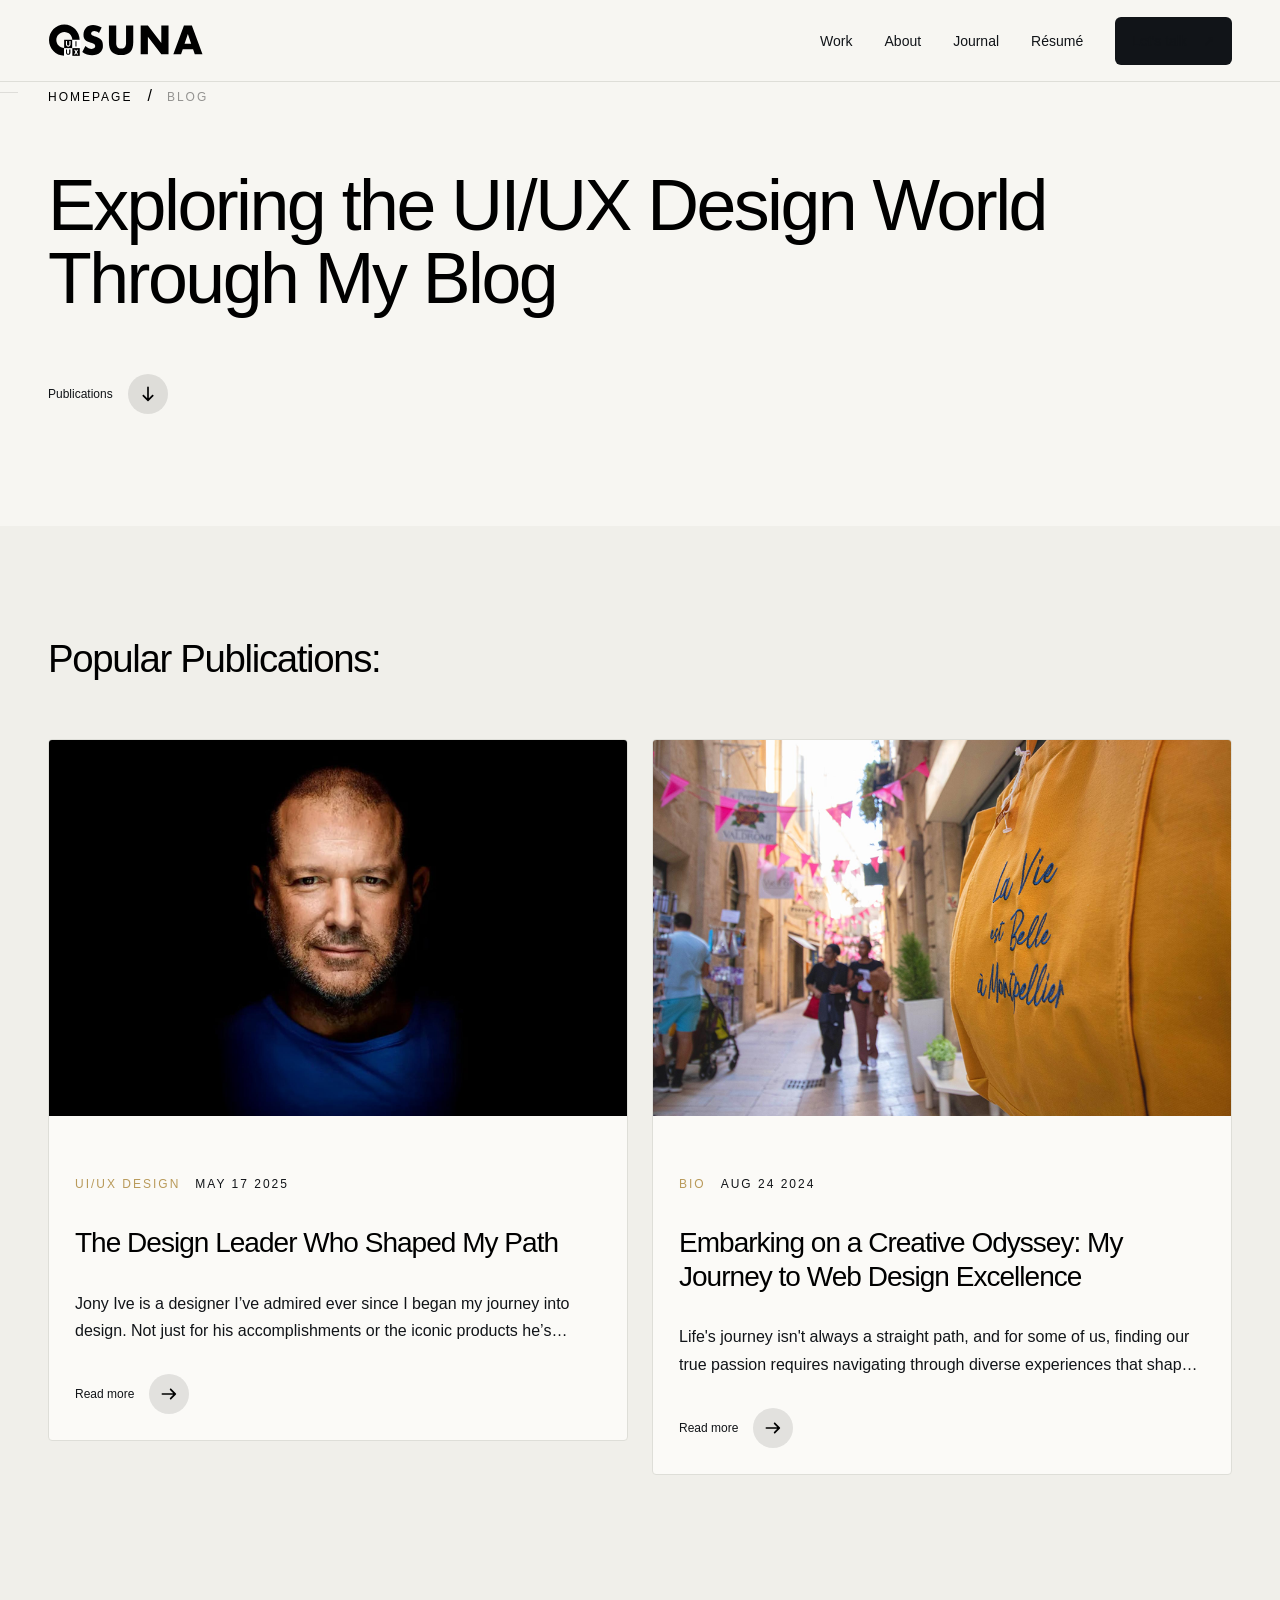
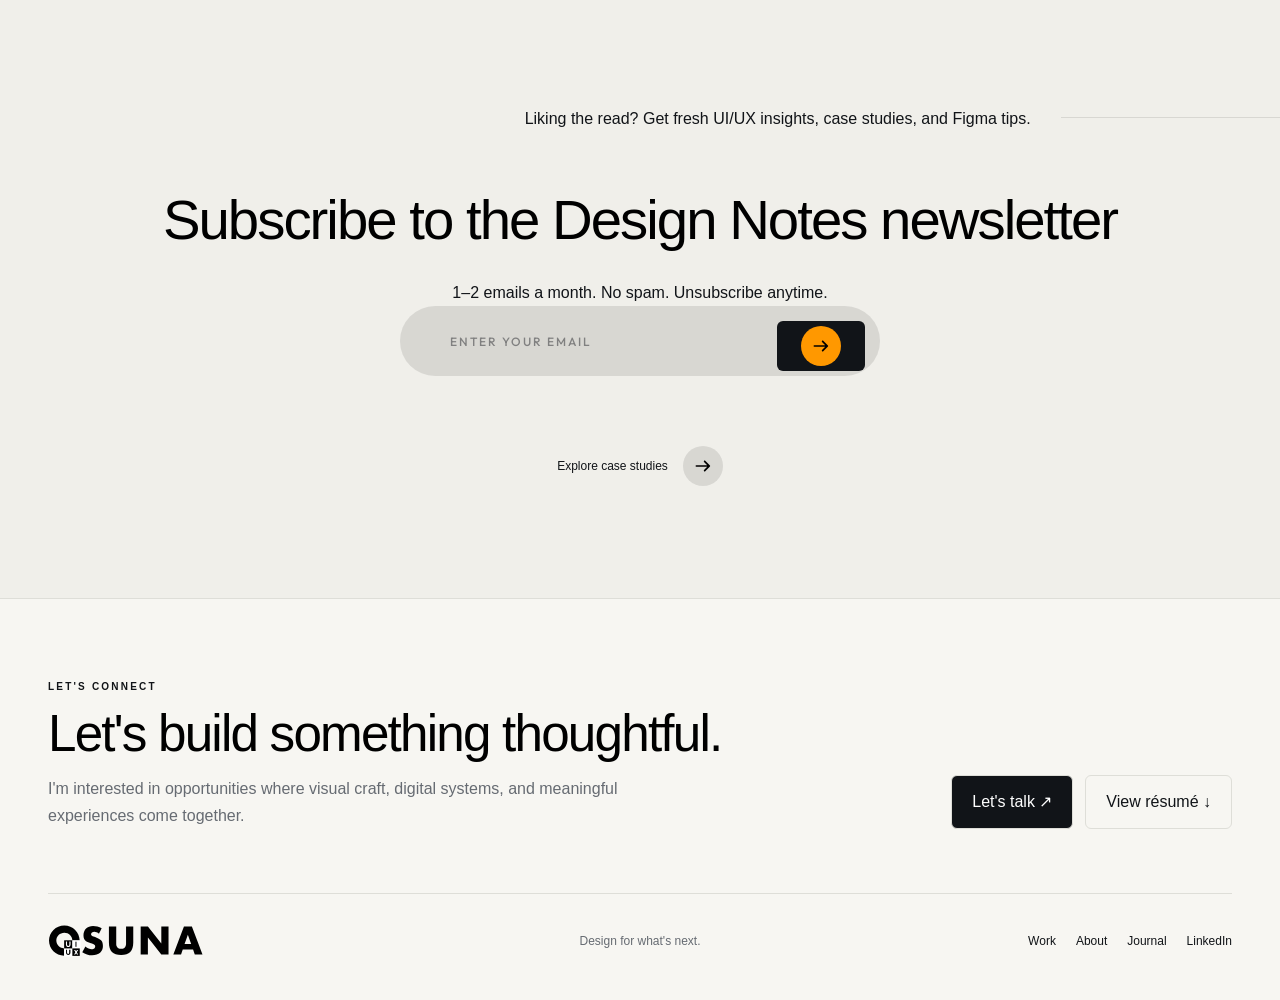
<file: blog.html>
<!DOCTYPE html>

<html lang="zxx">
<head>
<meta charset="utf-8"/>
<meta content="width=device-width, initial-scale=1.0" name="viewport"/>
<meta content="ie=edge" http-equiv="X-UA-Compatible"/>
<!-- bootstrap grid css -->
<link href="css/plugins/bootstrap-grid.css" rel="stylesheet"/>
<!-- font awesome css -->
<link href="css/plugins/font-awesome.min.css" rel="stylesheet"/>
<!-- swiper css -->
<link href="css/plugins/swiper.min.css" rel="stylesheet"/>
<!-- fancybox css -->
<link href="css/plugins/fancybox.min.css" rel="stylesheet"/>
<!-- ashley scss -->
<link href="css/style.css" rel="stylesheet"/>
<!-- page name -->
<title>UI/UX Design Blogs</title>
<link href="img/logo/favicon.png" rel="icon" type="image/x-icon"/>
<link href="css/osuna-pages.css" rel="stylesheet"/></head>
<body class="osuna-refresh"><header class="os-site-header"><a aria-label="Osuna Design home" class="os-brand" href="index.html"><img alt="Osuna Design" src="img/logo/logo.svg"/></a><nav aria-label="Primary" class="os-nav"><a href="portfolio.html">Work</a><a href="about.html">About</a><a href="blog.html">Journal</a><a href="img/resume/UI-UX-Designer-Hector-Osuna.pdf" target="_blank">Résumé</a><a class="os-cta" href="contact.html">Let's talk <span>↗</span></a></nav><button aria-expanded="false" aria-label="Open menu" class="os-menu">☰</button></header>
<!-- wrapper -->
<div class="mil-wrapper" id="top">
<!-- cursor -->
<div class="mil-ball">
<span class="mil-icon-1">
<svg viewbox="0 0 128 128">
<path d="M106.1,41.9c-1.2-1.2-3.1-1.2-4.2,0c-1.2,1.2-1.2,3.1,0,4.2L116.8,61H11.2l14.9-14.9c1.2-1.2,1.2-3.1,0-4.2	c-1.2-1.2-3.1-1.2-4.2,0l-20,20c-1.2,1.2-1.2,3.1,0,4.2l20,20c0.6,0.6,1.4,0.9,2.1,0.9s1.5-0.3,2.1-0.9c1.2-1.2,1.2-3.1,0-4.2	L11.2,67h105.5l-14.9,14.9c-1.2,1.2-1.2,3.1,0,4.2c0.6,0.6,1.4,0.9,2.1,0.9s1.5-0.3,2.1-0.9l20-20c1.2-1.2,1.2-3.1,0-4.2L106.1,41.9	z"></path>
</svg>
</span>
<div class="mil-more-text">More</div>
<div class="mil-choose-text">Сhoose</div>
</div>
<!-- cursor end -->
<!-- preloader -->
<div class="mil-preloader">
<div class="mil-preloader-animation">
<div class="mil-pos-abs mil-animation-1">
<p class="mil-h3 mil-muted mil-thin">Creative</p>
<p class="mil-h3 mil-muted">Thoughtful</p>
<p class="mil-h3 mil-muted mil-thin">Excellence</p>
</div>
<div class="mil-pos-abs mil-animation-2">
<div class="mil-reveal-frame">
<p class="mil-reveal-box"></p>
<p class="mil-h3 mil-muted mil-thin">hectorosunadesign.com</p>
</div>
</div>
</div>
</div>
<!-- preloader end -->
<!-- scrollbar progress -->
<div class="mil-progress-track">
<div class="mil-progress"></div>
</div>
<!-- scrollbar progress end -->
<!-- menu -->
<div class="mil-menu-frame">
<!-- frame clone -->
<div class="mil-frame-top">
<a class="mil-logo" href="index.html"><img src="img/logo/logo-menu.svg"/></a>
<div class="mil-menu-btn">
<span></span>
</div>
</div>
<!-- frame clone end -->
<div class="container">
<div class="mil-menu-content">
<div class="row">
<div class="col-xl-5">
<nav class="mil-main-menu" id="swupMenu">
<ul>
<li class="mil-has-children">
<a href="index.html">Homepage</a>
</li>
<li class="mil-has-children">
<a href="portfolio.html">Portfolio</a>
<ul>
<!--<li><a href="portfolio.html">Portfolio</a></li>-->
<li>
<a href="ui-ux-fitnudge.html">UI/UX Design Fitness App</a>
</li>
<li><a href="ux-audit.html">UX Audit eCommerce</a></li>
<li>
<a href="music-streaming-app.html">UX – Music Streaming App</a>
</li>
<li>
<a href="ui-design.html">Corporate Landing Page UI Design</a>
</li>
<li>
<a href="ux-user-journey.html">User Journey Map</a>
</li>
<!--<li>
                          <a href="newsroom.html">Website Redesign Newsroom</a>
                        </li>
                        <li>
                          <a href="Web Design UI Design">web-design.html</a>
                        </li>
                        <li><a href="brand-id.html">Corporate Brands ID</a></li>-->
</ul>
</li>
<li class="mil-has-children">
<a href="about.html">About</a>
</li>
<li class="mil-has-children mil-active">
<a href="blog.html">Blogs</a>
<ul>
<li><a href="blog.html">Blog List</a></li>
<li>
<a href="jony-ive-ux-design.html">The Design Leader Who Shaped My Path</a>
</li>
<li>
<a href="journey-ui-design.html">From Culinary Manager to Visual Designer</a>
</li>
</ul>
</li>
</ul>
</nav>
</div>
<div class="col-xl-7">
<div class="mil-menu-right-frame">
<div class="mil-animation-in">
<div class="mil-animation-frame">
<div class="mil-animation mil-position-1 mil-scale" data-value-1="2" data-value-2="2"></div>
</div>
</div>
<div class="mil-menu-right">
<div class="row"></div>
<div class="mil-divider mil-mb-60"></div>
</div>
</div>
</div>
</div>
</div>
</div>
</div>
<!-- menu -->
<!-- curtain -->
<div class="mil-curtain"></div>
<!-- curtain end -->
<!-- frame -->
<div class="mil-frame">
<div class="mil-frame-top">
<a class="mil-logo" href="index.html"><img src="img/logo/logo.svg"/></a>
<div class="mil-menu-btn">
<span></span>
</div>
</div>
<div class="mil-frame-bottom">
<div class="mil-current-page"></div>
<div class="mil-back-to-top">
<a class="mil-link mil-dark mil-arrow-place" href="#top">
<span>Back to top</span>
</a>
</div>
</div>
</div>
<!-- frame end -->
<!-- content -->
<div class="mil-content">
<div class="mil-main-transition" id="swupMain">
<!-- banner -->
<div class="mil-inner-banner mil-p-0-120">
<div class="mil-banner-content mil-up">
<div class="mil-animation-frame">
<div class="mil-animation mil-position-4 mil-dark mil-scale" data-value-1="6" data-value-2="1.4"></div>
</div>
<div class="container">
<ul class="mil-breadcrumbs mil-mb-60">
<li><a href="index.html">Homepage</a></li>
<li><a href="blog.html">Blog</a></li>
</ul>
<h1 class="mil-mb-60">
                  Exploring <span class="mil-thin">the UI/UX Design World</span>
                  Through My <span class="mil-thin">Blog</span>
</h1>
<a class="mil-link mil-dark mil-arrow-place mil-down-arrow" href="#blog">
<span>Publications</span>
</a>
</div>
</div>
</div>
<!-- banner end -->
<!-- popular -->
<section class="mil-soft-bg" id="blog">
<div class="container mil-p-120-60">
<div class="row align-items-center mil-mb-30">
<div class="col-lg-6 mil-mb-30">
<h3 class="mil-up">Popular Publications:</h3>
</div>
<div class="col-lg-6 mil-mb-30">
<!--
                  <div class="mil-adaptive-right mil-up">
                    <a
                      href="blog-inner.html"
                      class="mil-link mil-dark mil-arrow-place"
                    >
                      <span>View all</span>
                    </a>
                  </div>-->
</div>
</div>
<div class="row">
<div class="col-lg-6">
<a class="mil-blog-card mil-mb-60" href="jony-ive-ux-design.html">
<div class="mil-cover-frame mil-up">
<img alt="cover" src="img/blog/first-blog-A113.jpg"/>
</div>
<div class="mil-post-descr">
<div class="mil-labels mil-up mil-mb-30">
<div class="mil-label mil-upper mil-accent">
                          UI/UX Design
                        </div>
<div class="mil-label mil-upper">may 17 2025</div>
</div>
<h4 class="mil-up mil-mb-30">
                        The Design Leader Who Shaped My Path
                      </h4>
<p class="mil-post-text mil-up mil-mb-30">
                        Jony Ive is a designer I’ve admired ever since I began
                        my journey into design. Not just for his accomplishments
                        or the iconic products he’s brought to life, but for his
                        deep-rooted design philosophy, his leadership style, and
                        his ability to stay true to the essence of user-centric
                        thinking in a world that often
                      </p>
<div class="mil-link mil-dark mil-arrow-place mil-up">
<span>Read more</span>
</div>
</div>
</a>
</div>
<div class="col-lg-6">
<a class="mil-blog-card mil-mb-60" href="journey-ui-design.html">
<div class="mil-cover-frame mil-up">
<img alt="cover" src="img/blog/journey-designer-blog-A113.jpg"/>
</div>
<div class="mil-post-descr">
<div class="mil-labels mil-up mil-mb-30">
<div class="mil-label mil-upper mil-accent">
                          BIO
                        </div>
<div class="mil-label mil-upper">aug 24 2024</div>
</div>
<h4 class="mil-up mil-mb-30">
                        Embarking on a Creative Odyssey: My Journey to Web
                        Design Excellence
                      </h4>
<p class="mil-post-text mil-up mil-mb-30">
                        Life's journey isn't always a straight path, and for
                        some of us, finding our true passion requires navigating
                        through diverse experiences that shape our perspectives.
                        I've been on a quest that led me from the bustling world
                        of restaurant kitchens to the meticulous environment of
                        a research lab and the dynamic realm of a customer
                        service call center for a major bank.
                      </p>
<div class="mil-link mil-dark mil-arrow-place mil-up">
<span>Read more</span>
</div>
</div>
</a>
</div>
</div>
</div>
</section>
<!-- popular end -->
<!-- blog 
          <section>
            <div class="container mil-p-120-120">
              <div class="row align-items-center mil-mb-30">
                <div class="col-lg-4 mil-mb-30">
                  <h3 class="mil-up">Categories:</h3>
                </div>
                <div class="col-lg-8 mil-mb-30">
                  <div class="mil-adaptive-right mil-up">
                    <ul class="mil-category-list">
                      <li><a href="blog-inner.html">Design</a></li>
                      <li><a href="blog-inner.html">Art</a></li>
                      <li><a href="blog-inner.html">Code</a></li>
                      <li><a href="blog-inner.html">Technology</a></li>
                      <li>
                        <a href="blog-inner.html" class="mil-active"
                          >All categories</a
                        >
                      </li>
                    </ul>
                  </div>
                </div>
              </div>
              <div class="row">
                <div class="col-lg-12">
                  <a
                    href="publication.html"
                    class="mil-blog-card mil-blog-card-hori mil-more mil-mb-60"
                  >
                    <div class="mil-cover-frame mil-up">
                      <img src="img/blog/3.jpg" alt="cover" />
                    </div>
                    <div class="mil-post-descr">
                      <div class="mil-labels mil-up mil-mb-30">
                        <div class="mil-label mil-upper mil-accent">
                          TECHNOLOGY
                        </div>
                        <div class="mil-label mil-upper">may 24 2023</div>
                      </div>
                      <h4 class="mil-up mil-mb-30">
                        How to Create a Brand Guide for Your Client
                      </h4>
                      <p class="mil-post-text mil-up mil-mb-30">
                        Lorem ipsum dolor sit amet, consectetur adipisicing
                        elit. Eius sequi commodi dignissimos optio, beatae, eos
                        necessitatibus nisi. Nam cupiditate consectetur nostrum
                        qui! Repellat natus nulla, nisi aliquid, asperiores
                        impedit tempora sequi est reprehenderit cumque
                        explicabo, dicta. Rem nihil ullam totam ea voluptas
                        quibusdam repudiandae id ut at iure! Totam, a!
                      </p>
                      <div class="mil-link mil-dark mil-arrow-place mil-up">
                        <span>Read more</span>
                      </div>
                    </div>
                  </a>
                </div>
                <div class="col-lg-12">
                  <a
                    href="publication.html"
                    class="mil-blog-card mil-blog-card-hori mil-more mil-mb-60"
                  >
                    <div class="mil-cover-frame mil-up">
                      <img src="img/blog/4.jpg" alt="cover" />
                    </div>
                    <div class="mil-post-descr">
                      <div class="mil-labels mil-up mil-mb-30">
                        <div class="mil-label mil-upper mil-accent">
                          TECHNOLOGY
                        </div>
                        <div class="mil-label mil-upper">may 24 2023</div>
                      </div>
                      <h4 class="mil-up mil-mb-30">
                        Color Psychology in Art and Design
                      </h4>
                      <p class="mil-post-text mil-up mil-mb-30">
                        Lorem ipsum dolor sit amet, consectetur adipisicing
                        elit. Eius sequi commodi dignissimos optio, beatae, eos
                        necessitatibus nisi. Nam cupiditate consectetur nostrum
                        qui! Repellat natus nulla, nisi aliquid, asperiores
                        impedit tempora sequi est reprehenderit cumque
                        explicabo, dicta. Rem nihil ullam totam ea voluptas
                        quibusdam repudiandae id ut at iure! Totam, a!
                      </p>
                      <div class="mil-link mil-dark mil-arrow-place mil-up">
                        <span>Read more</span>
                      </div>
                    </div>
                  </a>
                </div>
                <div class="col-lg-12">
                  <a
                    href="publication.html"
                    class="mil-blog-card mil-blog-card-hori mil-more mil-mb-60"
                  >
                    <div class="mil-cover-frame mil-up">
                      <img src="img/blog/5.jpg" alt="cover" />
                    </div>
                    <div class="mil-post-descr">
                      <div class="mil-labels mil-up mil-mb-30">
                        <div class="mil-label mil-upper mil-accent">
                          TECHNOLOGY
                        </div>
                        <div class="mil-label mil-upper">may 24 2023</div>
                      </div>
                      <h4 class="mil-up mil-mb-30">
                        How to Design a Repeating Pattern
                      </h4>
                      <p class="mil-post-text mil-up mil-mb-30">
                        Lorem ipsum dolor sit amet, consectetur adipisicing
                        elit. Eius sequi commodi dignissimos optio, beatae, eos
                        necessitatibus nisi. Nam cupiditate consectetur nostrum
                        qui! Repellat natus nulla, nisi aliquid, asperiores
                        impedit tempora sequi est reprehenderit cumque
                        explicabo, dicta. Rem nihil ullam totam ea voluptas
                        quibusdam repudiandae id ut at iure! Totam, a!
                      </p>
                      <div class="mil-link mil-dark mil-arrow-place mil-up">
                        <span>Read more</span>
                      </div>
                    </div>
                  </a>
                </div>
                <div class="col-lg-12">
                  <a
                    href="publication.html"
                    class="mil-blog-card mil-blog-card-hori mil-more mil-mb-60"
                  >
                    <div class="mil-cover-frame mil-up">
                      <img src="img/blog/6.jpg" alt="cover" />
                    </div>
                    <div class="mil-post-descr">
                      <div class="mil-labels mil-up mil-mb-30">
                        <div class="mil-label mil-upper mil-accent">
                          TECHNOLOGY
                        </div>
                        <div class="mil-label mil-upper">may 24 2023</div>
                      </div>
                      <h4 class="mil-up mil-mb-30">
                        How to Never Reach Creative Burnout
                      </h4>
                      <p class="mil-post-text mil-up mil-mb-30">
                        Lorem ipsum dolor sit amet, consectetur adipisicing
                        elit. Eius sequi commodi dignissimos optio, beatae, eos
                        necessitatibus nisi. Nam cupiditate consectetur nostrum
                        qui! Repellat natus nulla, nisi aliquid, asperiores
                        impedit tempora sequi est reprehenderit cumque
                        explicabo, dicta. Rem nihil ullam totam ea voluptas
                        quibusdam repudiandae id ut at iure! Totam, a!
                      </p>
                      <div class="mil-link mil-dark mil-arrow-place mil-up">
                        <span>Read more</span>
                      </div>
                    </div>
                  </a>
                </div>
                <div class="col-lg-12">
                  <div class="mil-pagination">
                    <a
                      href="blog-inner.html"
                      class="mil-pagination-btn mil-active"
                      >1</a
                    >
                    <a href="blog-inner.html" class="mil-pagination-btn">2</a>
                    <a href="blog-inner.html" class="mil-pagination-btn">3</a>
                    <a href="blog-inner.html" class="mil-pagination-btn">4</a>
                    <a href="blog-inner.html" class="mil-pagination-btn">5</a>
                  </div>
                </div>
              </div>
            </div>
          </section>
           blog end -->
<!-- call to action -->
<section class="mil-soft-bg">
<div class="container mil-p-120-120">
<div class="row">
<div class="col-lg-10">
<span class="mil-suptitle mil-suptitle-right mil-suptitle-dark mil-up">
          Liking the read? Get fresh UI/UX insights, case studies, and Figma tips.
        </span>
</div>
</div>
<div class="mil-center">
<h2 class="mil-up mil-mb-30">
        Subscribe to the <span class="mil-thin">Design Notes</span> newsletter
      </h2>
<p class="mil-up mil-mb-40">1–2 emails a month. No spam. Unsubscribe anytime.</p>
<div class="row justify-content-center mil-up">
<div class="col-lg-5">
<form action="#" aria-label="Subscribe to newsletter" class="mil-subscribe-form mil-subscribe-form-2 mil-up" method="post">
<!-- honeypot to reduce bots -->
<input aria-hidden="true" autocomplete="off" name="website" style="position:absolute;left:-9999px;" tabindex="-1" type="text"/>
<input aria-required="true" autocomplete="email" name="email" placeholder="Enter your email" required="" type="email"/>
<button aria-label="Subscribe" class="mil-button mil-icon-button-sm mil-arrow-place" type="submit"></button>
</form>
<!-- optional secondary CTA -->
<div class="mil-mt-suptitle-offset">
<a class="mil-link mil-dark mil-arrow-place" href="portfolio.html">
<span>Explore case studies</span>
</a>
</div>
</div>
</div>
</div>
</div>
</section>
<!-- call to action end -->
<!-- footer -->
<footer class="mil-dark-bg">
<div class="mi-invert-fix">
<div class="container mil-p-120-60">
<div class="row justify-content-between">
<div class="col-md-4 col-lg-4 mil-mb-60">
<div class="mil-muted mil-logo mil-up mil-mb-30">
                      Ashley.
                    </div>
<p class="mil-light-soft mil-up mil-mb-30">
                      Subscribe our newsletter:
                    </p>
<form class="mil-subscribe-form mil-up">
<input placeholder="Enter our email" type="text"/>
<button class="mil-button mil-icon-button-sm mil-arrow-place" type="submit"></button>
</form>
</div>
<div class="col-md-7 col-lg-6">
<div class="row justify-content-end">
<div class="col-md-6 col-lg-7">
<nav class="mil-footer-menu mil-mb-60">
<ul>
<li class="mil-up mil-active">
<a href="home-1.html">Home</a>
</li>
<li class="mil-up">
<a href="portfolio-1.html">Portfolio</a>
</li>
<li class="mil-up">
<a href="services.html">Services</a>
</li>
<li class="mil-up">
<a href="contact.html">Contact</a>
</li>
<li class="mil-up">
<a href="blog.html">Blog</a>
</li>
</ul>
</nav>
</div>
<div class="col-md-6 col-lg-5">
<ul class="mil-menu-list mil-up mil-mb-60">
<li>
<a class="mil-light-soft" href="#.">Privacy Policy</a>
</li>
<li>
<a class="mil-light-soft" href="#.">Terms and conditions</a>
</li>
<li>
<a class="mil-light-soft" href="#.">Cookie Policy</a>
</li>
<li>
<a class="mil-light-soft" href="#.">Careers</a>
</li>
</ul>
</div>
</div>
</div>
</div>
<div class="row justify-content-between flex-sm-row-reverse">
<div class="col-md-7 col-lg-6">
<div class="row justify-content-between">
<div class="col-md-6 col-lg-5 mil-mb-60">
<h6 class="mil-muted mil-up mil-mb-30">Canada</h6>
<p class="mil-light-soft mil-up">
                          71 South Los Carneros Road, California
                          <span class="mil-no-wrap">+51 174 705 812</span>
</p>
</div>
<div class="col-md-6 col-lg-5 mil-mb-60">
<h6 class="mil-muted mil-up mil-mb-30">Germany</h6>
<p class="mil-light-soft mil-up">
                          Leehove 40, 2678 MC De Lier, Netherlands
                          <span class="mil-no-wrap">+31 174 705 811</span>
</p>
</div>
</div>
</div>
<div class="col-md-4 col-lg-6 mil-mb-60">
<div class="mil-vert-between">
<div class="mil-mb-30">
<ul class="mil-social-icons mil-up">
<li>
<a class="social-icon" href="#." target="_blank">
<i class="far fa-circle"></i></a>
</li>
<li>
<a class="social-icon" href="#." target="_blank">
<i class="far fa-circle"></i></a>
</li>
<li>
<a class="social-icon" href="#." target="_blank">
<i class="far fa-circle"></i></a>
</li>
<li>
<a class="social-icon" href="#." target="_blank">
<i class="far fa-circle"></i></a>
</li>
</ul>
</div>
<p class="mil-light-soft mil-up">
                        © Copyright 2023 - Mil. All Rights Reserved.
                      </p>
</div>
</div>
</div>
</div>
</div>
</footer>
<!-- footer end -->
<!-- hidden elements -->
<div class="mil-hidden-elements">
<div class="mil-dodecahedron">
<div class="mil-pentagon">
<div></div>
<div></div>
<div></div>
<div></div>
<div></div>
</div>
<div class="mil-pentagon">
<div></div>
<div></div>
<div></div>
<div></div>
<div></div>
</div>
<div class="mil-pentagon">
<div></div>
<div></div>
<div></div>
<div></div>
<div></div>
</div>
<div class="mil-pentagon">
<div></div>
<div></div>
<div></div>
<div></div>
<div></div>
</div>
<div class="mil-pentagon">
<div></div>
<div></div>
<div></div>
<div></div>
<div></div>
</div>
<div class="mil-pentagon">
<div></div>
<div></div>
<div></div>
<div></div>
<div></div>
</div>
<div class="mil-pentagon">
<div></div>
<div></div>
<div></div>
<div></div>
<div></div>
</div>
<div class="mil-pentagon">
<div></div>
<div></div>
<div></div>
<div></div>
<div></div>
</div>
<div class="mil-pentagon">
<div></div>
<div></div>
<div></div>
<div></div>
<div></div>
</div>
<div class="mil-pentagon">
<div></div>
<div></div>
<div></div>
<div></div>
<div></div>
</div>
<div class="mil-pentagon">
<div></div>
<div></div>
<div></div>
<div></div>
<div></div>
</div>
<div class="mil-pentagon">
<div></div>
<div></div>
<div></div>
<div></div>
<div></div>
</div>
</div>
<svg class="mil-arrow" viewbox="0 0 24 24" xmlns="http://www.w3.org/2000/svg">
<path d="M 14 5.3417969 C 13.744125 5.3417969 13.487969 5.4412187 13.292969 5.6367188 L 13.207031 5.7226562 C 12.816031 6.1136563 12.816031 6.7467188 13.207031 7.1367188 L 17.070312 11 L 4 11 C 3.448 11 3 11.448 3 12 C 3 12.552 3.448 13 4 13 L 17.070312 13 L 13.207031 16.863281 C 12.816031 17.254281 12.816031 17.887344 13.207031 18.277344 L 13.292969 18.363281 C 13.683969 18.754281 14.317031 18.754281 14.707031 18.363281 L 20.363281 12.707031 C 20.754281 12.316031 20.754281 11.682969 20.363281 11.292969 L 14.707031 5.6367188 C 14.511531 5.4412187 14.255875 5.3417969 14 5.3417969 z"></path>
</svg>
<svg class="mil-lines" fill="none" viewbox="0 0 300 1404" width="250" xmlns="http://www.w3.org/2000/svg">
<path class="mil-move" clip-rule="evenodd" d="M1 892L1 941H299V892C299 809.71 232.29 743 150 743C67.7096 743 1 809.71 1 892ZM0 942H300V892C300 809.157 232.843 742 150 742C67.1573 742 0 809.157 0 892L0 942Z" fill-rule="evenodd"></path>
<path class="mil-move" clip-rule="evenodd" d="M299 146V97L1 97V146C1 228.29 67.7096 295 150 295C232.29 295 299 228.29 299 146ZM300 96L0 96V146C0 228.843 67.1573 296 150 296C232.843 296 300 228.843 300 146V96Z" fill-rule="evenodd"></path>
<path clip-rule="evenodd" d="M299 1H1V1403H299V1ZM0 0V1404H300V0H0Z" fill-rule="evenodd"></path>
<path clip-rule="evenodd" d="M150 -4.37115e-08L150 1404L149 1404L149 0L150 -4.37115e-08Z" fill-rule="evenodd"></path>
<path class="mil-move" clip-rule="evenodd" d="M150 1324C232.29 1324 299 1257.29 299 1175C299 1092.71 232.29 1026 150 1026C67.7096 1026 1 1092.71 1 1175C1 1257.29 67.7096 1324 150 1324ZM150 1325C232.843 1325 300 1257.84 300 1175C300 1092.16 232.843 1025 150 1025C67.1573 1025 0 1092.16 0 1175C0 1257.84 67.1573 1325 150 1325Z" fill-rule="evenodd"></path>
<path class="mil-move" clip-rule="evenodd" d="M300 1175H0V1174H300V1175Z" fill-rule="evenodd"></path>
<path class="mil-move" clip-rule="evenodd" d="M150 678C232.29 678 299 611.29 299 529C299 446.71 232.29 380 150 380C67.7096 380 1 446.71 1 529C1 611.29 67.7096 678 150 678ZM150 679C232.843 679 300 611.843 300 529C300 446.157 232.843 379 150 379C67.1573 379 0 446.157 0 529C0 611.843 67.1573 679 150 679Z" fill-rule="evenodd"></path>
<path class="mil-move" clip-rule="evenodd" d="M299 380H1V678H299V380ZM0 379V679H300V379H0Z" fill-rule="evenodd"></path>
</svg>
</div>
<!-- hidden elements end -->
</div>
</div>
<!-- content -->
</div>
<!-- wrapper end -->
<!-- jQuery js -->
<script src="js/plugins/jquery.min.js"></script>
<!-- swup js -->
<script src="js/plugins/swup.min.js"></script>
<!-- swiper js -->
<script src="js/plugins/swiper.min.js"></script>
<!-- fancybox js -->
<script src="js/plugins/fancybox.min.js"></script>
<!-- gsap js -->
<script src="js/plugins/gsap.min.js"></script>
<!-- scroll smoother -->
<script src="js/plugins/smooth-scroll.js"></script>
<!-- scroll trigger js -->
<script src="js/plugins/ScrollTrigger.min.js"></script>
<!-- scroll to js -->
<script src="js/plugins/ScrollTo.min.js"></script>
<!-- ashley js -->
<script src="js/main.js"></script>
<footer class="os-page-footer"><div class="os-footer-top"><div><div class="os-kicker">Let's connect</div><h2>Let's build something thoughtful.</h2><p>I'm interested in opportunities where visual craft, digital systems, and meaningful experiences come together.</p></div><div class="os-footer-actions"><a class="os-footer-btn primary" href="contact.html">Let's talk ↗</a><a class="os-footer-btn" href="img/resume/UI-UX-Designer-Hector-Osuna.pdf" target="_blank">View résumé ↓</a></div></div><div class="os-footer-bottom"><a class="os-brand" href="index.html"><img alt="Osuna Design" src="img/logo/logo.svg"/></a><span>Design for what's next.</span><div class="os-footer-links"><a href="portfolio.html">Work</a><a href="about.html">About</a><a href="blog.html">Journal</a><a href="https://www.linkedin.com/in/hector-osuna-570150112/" rel="noreferrer" target="_blank">LinkedIn</a></div></div></footer><script>document.addEventListener('DOMContentLoaded',()=>{const b=document.querySelector('.os-menu'),n=document.querySelector('.os-nav');if(b&&n)b.addEventListener('click',()=>{n.classList.toggle('open');b.setAttribute('aria-expanded',n.classList.contains('open'));});});</script></body>
</html>
</file>
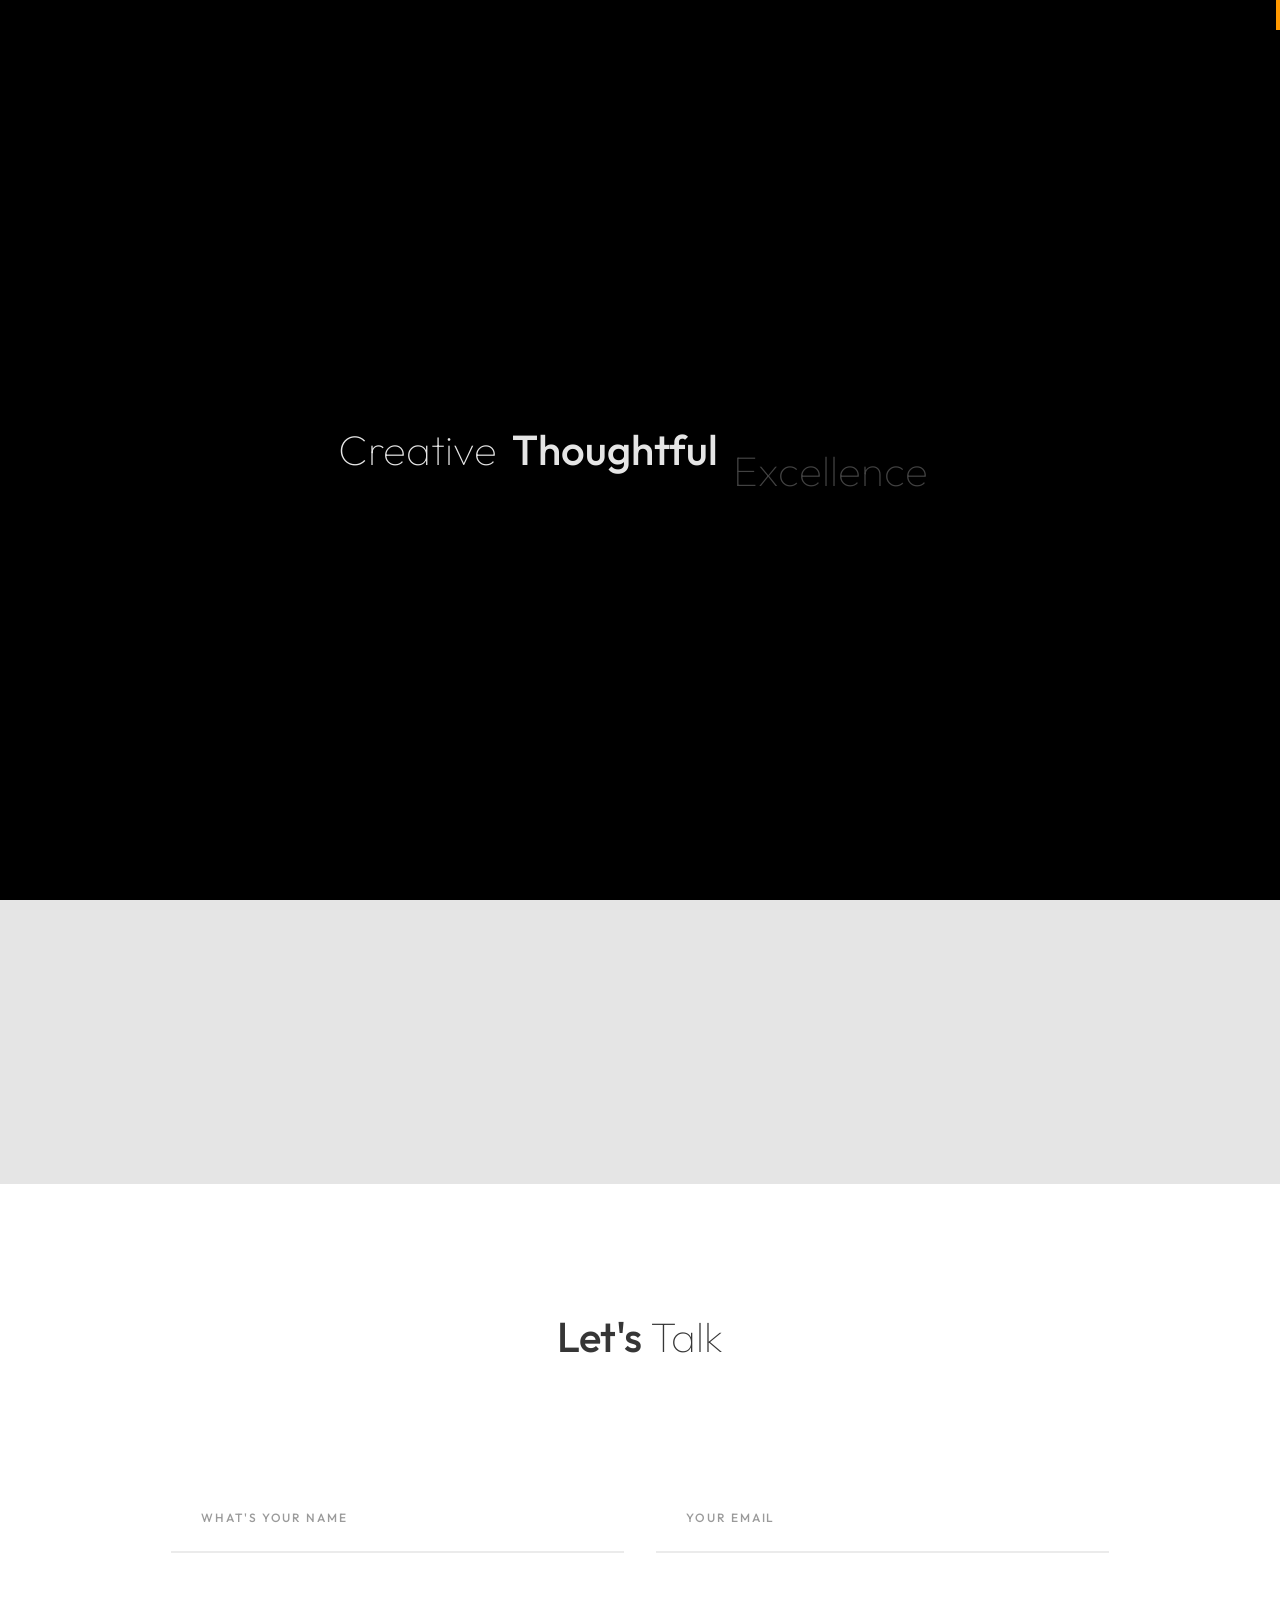
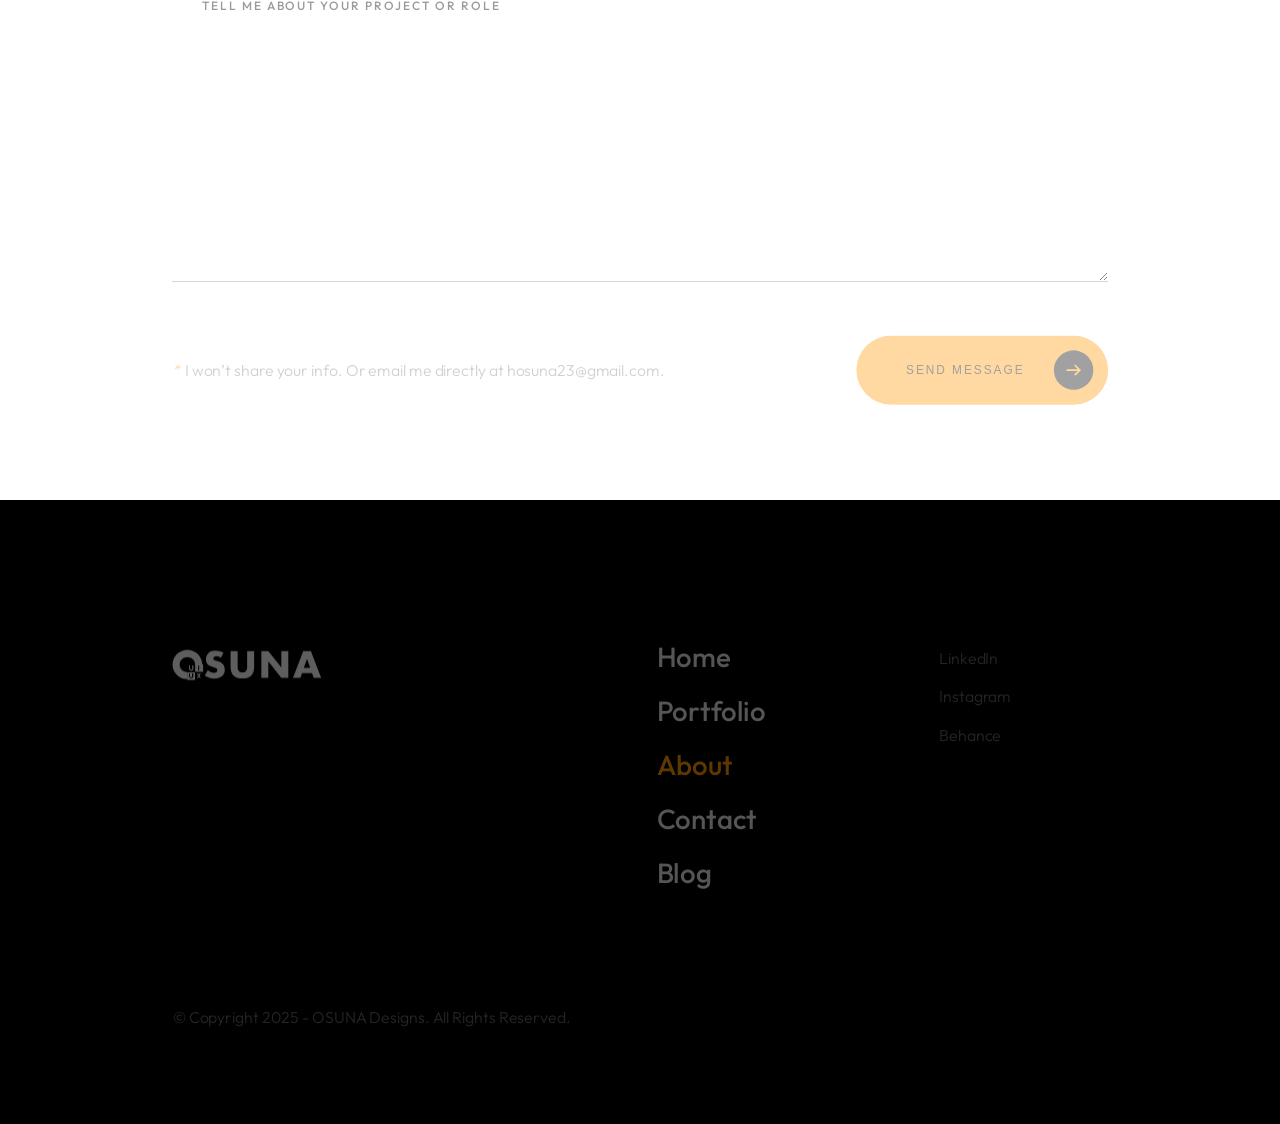
<file: contact.html>
<!DOCTYPE html>
<html lang="zxx">

<head>

    <meta charset="UTF-8">
    <meta name="viewport" content="width=device-width, initial-scale=1.0">
    <meta http-equiv="X-UA-Compatible" content="ie=edge">

    <!-- bootstrap grid css -->
    <link rel="stylesheet" href="css/plugins/bootstrap-grid.css">
    <!-- font awesome css -->
    <link rel="stylesheet" href="css/plugins/font-awesome.min.css">
    <!-- swiper css -->
    <link rel="stylesheet" href="css/plugins/swiper.min.css">
    <!-- fancybox css -->
    <link rel="stylesheet" href="css/plugins/fancybox.min.css">
    <!-- ashley scss -->
    <link rel="stylesheet" href="css/style.css">
    <!-- page name -->
    <title>Contact — Hector Osuna UI/UX Designer</title>
    <link rel="icon" type="image/x-icon" href="img/logo/favicon.png" />

</head>

<body>

    <!-- wrapper -->
    <div class="mil-wrapper" id="top">

        <!-- cursor -->
        <div class="mil-ball">
            <span class="mil-icon-1">
                <svg viewBox="0 0 128 128">
                    <path d="M106.1,41.9c-1.2-1.2-3.1-1.2-4.2,0c-1.2,1.2-1.2,3.1,0,4.2L116.8,61H11.2l14.9-14.9c1.2-1.2,1.2-3.1,0-4.2	c-1.2-1.2-3.1-1.2-4.2,0l-20,20c-1.2,1.2-1.2,3.1,0,4.2l20,20c0.6,0.6,1.4,0.9,2.1,0.9s1.5-0.3,2.1-0.9c1.2-1.2,1.2-3.1,0-4.2	L11.2,67h105.5l-14.9,14.9c-1.2,1.2-1.2,3.1,0,4.2c0.6,0.6,1.4,0.9,2.1,0.9s1.5-0.3,2.1-0.9l20-20c1.2-1.2,1.2-3.1,0-4.2L106.1,41.9	z" />
                </svg>
            </span>
            <div class="mil-more-text">More</div>
            <div class="mil-choose-text">Сhoose</div>
        </div>
        <!-- cursor end -->

        <!-- preloader -->
    <div class="mil-preloader">
      <div class="mil-preloader-animation">
        <div class="mil-pos-abs mil-animation-1">
          <p class="mil-h3 mil-muted mil-thin">Creative</p>
          <p class="mil-h3 mil-muted">Thoughtful</p>
          <p class="mil-h3 mil-muted mil-thin">Excellence</p>
        </div>
        <div class="mil-pos-abs mil-animation-2">
          <div class="mil-reveal-frame">
            <p class="mil-reveal-box"></p>
            <p class="mil-h3 mil-muted mil-thin">hectorosunadesign.com</p>
          </div>
        </div>
      </div>
    </div>
    <!-- preloader end -->

        <!-- scrollbar progress -->
        <div class="mil-progress-track">
            <div class="mil-progress"></div>
        </div>
        <!-- scrollbar progress end -->

       <!-- menu -->
      <div class="mil-menu-frame">
        <!-- frame clone -->
        <div class="mil-frame-top">
          <a href="index.html" class="mil-logo"
            ><img src="img/logo/logo-menu.svg"
          /></a>
          <div class="mil-menu-btn">
            <span></span>
          </div>
        </div>
        <!-- frame clone end -->
        <div class="container">
          <div class="mil-menu-content">
            <div class="row">
              <div class="col-xl-5">
                <nav class="mil-main-menu" id="swupMenu">
                  <ul>
                    <li class="mil-has-children">
                      <a href="index.html">Homepage</a>
                      <!--
                      <ul>
                        <li><a href="home-1.html">Landing page</a></li>
                        <li><a href="home-2.html">Personal</a></li>
                        <li><a href="portfolio-3.html">Portfolio slider</a></li>
                      </ul>
                    --></li>
                    <li class="mil-has-children">
                      <a href="portfolio.html" data-no-swup class="js-menu-parent">Portfolio</a>
                        <ul>
                           <li><a href="portfolio.html">Portfolio</a></li>
                          <li><a href="ui-ux-fitnudge.html">UI/UX Design Fitness App</a></li>
                          <li><a href="ux-audit.html">UX Audit eCommerce</a></li>
                          <li><a href="music-streaming-app.html">UX – Music Streaming App</a></li>
                          <li><a href="ui-design.html">Corporate Landing Page UI Design</a></li>
                          <li><a href="ux-user-journey.html">User Journey Map</a></li>
                          <!--<li><a href="newsroom.html">Website Redesign Newsroom</a></li>
                          <li><a href="brand-id.html">Corporate Brands ID</a></li>-->
                          </ul>
                      </li>

                    <li class="mil-has-children mil-active">
                      <a href="about.html">About</a>
                      <!--
                      <ul>
                        <li><a href="services.html">Services List</a></li>
                        <li><a href="service.html">Single service</a></li>
                      </ul>
                    --></li>
                    <li class="mil-has-children">
                      <a href="blog.html">Blogs</a>
                      <ul>
                        <li><a href="blog.html">Blog List</a></li>

                        <li>
                          <a href="jony-ive-ux-design.html"
                            >The Design Leader Who Shaped My Path</a
                          >
                        </li>
                        <li>
                          <a href="journey-ui-design.html"
                            >From Culinary Manager to Visual Designer</a
                          >
                        </li>
                      </ul>
                    </li>
                    <!--
                    <li class="mil-has-children">
                      <a href="#.">Other pages</a>
                      <ul>
                        <li><a href="team.html">Team</a></li>
                        <li><a href="contact.html">Contact</a></li>
                        <li><a href="404.html">404</a></li>
                      </ul>
                    </li>
                -->
                  </ul>
                </nav>
              </div>
              <div class="col-xl-7">
                <div class="mil-menu-right-frame">
                  <div class="mil-animation-in">
                    <div class="mil-animation-frame">
                      <div
                        class="mil-animation mil-position-1 mil-scale"
                        data-value-1="2"
                        data-value-2="2"
                      ></div>
                    </div>
                  </div>
                  <div class="mil-menu-right">
                    <div class="row">
                      <!--
                      <div class="col-lg-8 mil-mb-60">
                        <h6 class="mil-muted mil-mb-30">Projects</h6>

                        <ul class="mil-menu-list">
                          <li>
                            <a href="project-1.html" class="mil-light-soft"
                              >Interior design studio</a
                            >
                          </li>
                          <li>
                            <a href="project-2.html" class="mil-light-soft"
                              >Home Security Camera</a
                            >
                          </li>
                          <li>
                            <a href="project-3.html" class="mil-light-soft"
                              >Kemia Honest Skincare</a
                            >
                          </li>
                          <li>
                            <a href="project-4.html" class="mil-light-soft"
                              >Cascade of Lava</a
                            >
                          </li>
                          <li>
                            <a href="project-5.html" class="mil-light-soft"
                              >Air Pro by Molekule</a
                            >
                          </li>
                          <li>
                            <a href="project-6.html" class="mil-light-soft"
                              >Tony's Chocolonely</a
                            >
                          </li>
                        </ul>
                      </div>
                    -->
                      <!--
                      <div class="col-lg-4 mil-mb-60">
                        <h6 class="mil-muted mil-mb-30">Useful links</h6>

                        <ul class="mil-menu-list">
                          <li>
                            <a href="#." class="mil-light-soft"
                              >Privacy Policy</a
                            >
                          </li>
                          <li>
                            <a href="#." class="mil-light-soft"
                              >Terms and conditions</a
                            >
                          </li>
                          <li>
                            <a href="#." class="mil-light-soft"
                              >Cookie Policy</a
                            >
                          </li>
                          <li>
                            <a href="#." class="mil-light-soft">Careers</a>
                          </li>
                        </ul>
                      </div>
-->
                    </div>
                    <div class="mil-divider mil-mb-60"></div>
                    <!--
                    <div class="row justify-content-between">
                      <div class="col-lg-4 mil-mb-60">
                        <h6 class="mil-muted mil-mb-30">Canada</h6>

                        <p class="mil-light-soft mil-up">
                          71 South Los Carneros Road, California
                          <span class="mil-no-wrap">+51 174 705 812</span>
                        </p>
                      </div>
                      <div class="col-lg-4 mil-mb-60">
                        <h6 class="mil-muted mil-mb-30">Germany</h6>

                        <p class="mil-light-soft">
                          Leehove 40, 2678 MC De Lier, Netherlands
                          <span class="mil-no-wrap">+31 174 705 811</span>
                        </p>
                      </div>
                    </div>
                                -->
                  </div>
                </div>
              </div>
            </div>
          </div>
        </div>
      </div>
      <!-- menu -->

        <!-- curtain -->
        <div class="mil-curtain"></div>
        <!-- curtain end -->

        <!-- frame -->
    <div class="mil-frame">
      <div class="mil-frame-top">
        <a href="index.html" class="mil-logo"><img src="img/logo/logo.svg" alt="OSUNA Designs" /></a>
        <div class="mil-menu-btn"><span></span></div>
      </div>
      <div class="mil-frame-bottom">
        <div class="mil-current-page"></div>
        <div class="mil-back-to-top">
          <a href="#top" class="mil-link mil-dark mil-arrow-place"><span>Back to top</span></a>
        </div>
      </div>
    </div>
    <!-- frame end -->

        <!-- content -->
        <div class="mil-content">
            <div id="swupMain" class="mil-main-transition">

                <!-- banner -->
        <div class="mil-inner-banner mil-p-0-120">
          <div class="mil-banner-content mil-center mil-up">
            <div class="container">
              <ul class="mil-breadcrumbs mil-center mil-mb-60">
                <li><a href="index.html">Homepage</a></li>
                <li><a href="contact.html">Contact</a></li>
              </ul>
              <h1 class="mil-mb-20">Get in touch!</h1>
              <p class="mil-muted mil-mb-60">Dallas–Fort Worth • Open to hybrid & remote</p>
              <a href="#contact" class="mil-link mil-dark mil-arrow-place mil-down-arrow"><span>Send message</span></a>
            </div>
          </div>
        </div>
        <!-- banner end -->

               <!-- map -->
        <div class="mil-map-frame mil-up">
          <div class="mil-map">
            <!-- Simple, reliable embed centered on Dallas, TX -->
            <iframe src="https://www.google.com/maps?q=Dallas,%20TX&output=embed" style="border:0;" allowfullscreen="" loading="lazy" referrerpolicy="no-referrer-when-downgrade"></iframe>
          </div>
        </div>
        <!-- map end -->

<!-- contact form -->
        <section id="contact">
          <div class="container mil-p-120-90">
            <h3 class="mil-center mil-up mil-mb-120">Let's <span class="mil-thin">Talk</span></h3>
            <form class="row align-items-center" action="send.php" method="POST">
  <!-- honeypot -->
  <input type="text" name="website" style="display:none" tabindex="-1" autocomplete="off" />
  <div class="col-lg-6 mil-up">
    <input type="text" name="name" placeholder="What's your name" required />
  </div>
  <div class="col-lg-6 mil-up">
    <input type="email" name="email" placeholder="Your Email" required />
  </div>
  <div class="col-lg-12 mil-up">
    <textarea name="message" placeholder="Tell me about your project or role" required></textarea>
  </div>
  <div class="col-lg-8">
    <p class="mil-up mil-mb-30">
      <span class="mil-accent">*</span> I won’t share your info. Or email me directly at
      <a href="mailto:hosuna23@gmail.com">hosuna23@gmail.com</a>.
    </p>
  </div>
  <div class="col-lg-4">
    <div class="mil-adaptive-right mil-up mil-mb-30">
      <button type="submit" class="mil-button mil-arrow-place"><span>Send message</span></button>
    </div>
  </div>
</form>

          </div>
        </section>
        <!-- contact form end -->

                <!-- footer -->
          <footer class="mil-dark-bg">
            <div class="mi-invert-fix">
              <div class="container mil-p-120-60">
                <div class="row justify-content-between">
                  <div class="col-md-4 col-lg-4 mil-mb-60">
                    <div class="mil-muted mil-logo mil-up mil-mb-30">
                      <img src="img/logo/logo-menu.svg" />
                    </div>

                    <!--<p class="mil-light-soft mil-up mil-mb-30">
                      Subscribe our newsletter:
                    </p>

                    <form class="mil-subscribe-form mil-up">
                      <input type="text" placeholder="Enter our email" />
                      <button
                        type="submit"
                        class="mil-button mil-icon-button-sm mil-arrow-place"
                      ></button>
                    </form>-->
                  </div>
                  <div class="col-md-7 col-lg-6">
                    <div class="row justify-content-end">
                      <div class="col-md-6 col-lg-7">
                        <nav class="mil-footer-menu mil-mb-60">
                          <ul>
                            <li class="mil-up">
                              <a href="index.html">Home</a>
                            </li>
                            <li class="mil-up">
                              <a href="portfolio.html">Portfolio</a>
                            </li>
                            <li class="mil-up mil-active">
                              <a href="about.html">About</a>
                            </li>
                            <li class="mil-up">
                              <a href="contact.html">Contact</a>
                            </li>
                            <li class="mil-up">
                              <a href="blog.html">Blog</a>
                            </li>
                          </ul>
                        </nav>
                      </div>
                      <div class="col-md-6 col-lg-5">
                        <ul class="mil-menu-list mil-up mil-mb-60">
                          <li>
                            <a
                              href="https://www.linkedin.com/in/hector-osuna-570150112/"
                              class="mil-light-soft"
                              target="_blank"
                              >LinkedIn</a
                            >
                          </li>
                          <li>
                            <a
                              href="https://www.instagram.com/pixelosunadesign/"
                              class="mil-light-soft"
                              target="_blank"
                              >Instagram</a
                            >
                          </li>
                          <li>
                            <a
                              href="https://www.behance.net/osunahector"
                              class="mil-light-soft"
                              target="_blank"
                              >Behance</a
                            >
                          </li>
                          <!--<li>
                            <a href="#." class="mil-light-soft">Careers</a>
                          </li>-->
                        </ul>
                      </div>
                    </div>
                  </div>
                </div>

                <div class="row justify-content-between flex-sm-row-reverse">
                  <div class="col-md-7 col-lg-6">
                    <div class="row justify-content-between">
                      <!--
                      <div class="col-md-6 col-lg-5 mil-mb-60">
                        <h6 class="mil-muted mil-up mil-mb-30">Canada</h6>

                        <p class="mil-light-soft mil-up">
                          71 South Los Carneros Road, California
                          <span class="mil-no-wrap">+51 174 705 812</span>
                        </p>
                      </div>
                      -->
                      <!--
                      <div class="col-md-6 col-lg-5 mil-mb-60">
                        <h6 class="mil-muted mil-up mil-mb-30">Germany</h6>

                        <p class="mil-light-soft mil-up">
                          Leehove 40, 2678 MC De Lier, Netherlands
                          <span class="mil-no-wrap">+31 174 705 811</span>
                        </p>
                      </div>
                      -->
                    </div>
                  </div>
                  <div class="col-md-4 col-lg-6 mil-mb-60">
                    <div class="mil-vert-between">
                      <!--
                      <div class="mil-mb-30">
                        <ul class="mil-social-icons mil-up">
                          <li>
                            <a href="#." target="_blank" class="social-icon">
                              <i class="far fa-circle"></i
                            ></a>
                          </li>
                          <li>
                            <a href="#." target="_blank" class="social-icon">
                              <i class="far fa-circle"></i
                            ></a>
                          </li>
                          <li>
                            <a href="#." target="_blank" class="social-icon">
                              <i class="far fa-circle"></i
                            ></a>
                          </li>
                          <li>
                            <a href="#." target="_blank" class="social-icon">
                              <i class="far fa-circle"></i
                            ></a>
                          </li>
                        </ul>
                      </div>-->
                      <p class="mil-light-soft mil-up">
                        © Copyright 2025 - OSUNA Designs. All Rights Reserved.
                      </p>
                    </div>
                  </div>
                </div>
              </div>
            </div>
          </footer>
          <!-- footer end -->
                <!-- hidden elements -->
                <div class="mil-hidden-elements">
                    <div class="mil-dodecahedron">
                        <div class="mil-pentagon">
                            <div></div>
                            <div></div>
                            <div></div>
                            <div></div>
                            <div></div>
                        </div>
                        <div class="mil-pentagon">
                            <div></div>
                            <div></div>
                            <div></div>
                            <div></div>
                            <div></div>
                        </div>
                        <div class="mil-pentagon">
                            <div></div>
                            <div></div>
                            <div></div>
                            <div></div>
                            <div></div>
                        </div>
                        <div class="mil-pentagon">
                            <div></div>
                            <div></div>
                            <div></div>
                            <div></div>
                            <div></div>
                        </div>
                        <div class="mil-pentagon">
                            <div></div>
                            <div></div>
                            <div></div>
                            <div></div>
                            <div></div>
                        </div>
                        <div class="mil-pentagon">
                            <div></div>
                            <div></div>
                            <div></div>
                            <div></div>
                            <div></div>
                        </div>
                        <div class="mil-pentagon">
                            <div></div>
                            <div></div>
                            <div></div>
                            <div></div>
                            <div></div>
                        </div>
                        <div class="mil-pentagon">
                            <div></div>
                            <div></div>
                            <div></div>
                            <div></div>
                            <div></div>
                        </div>
                        <div class="mil-pentagon">
                            <div></div>
                            <div></div>
                            <div></div>
                            <div></div>
                            <div></div>
                        </div>
                        <div class="mil-pentagon">
                            <div></div>
                            <div></div>
                            <div></div>
                            <div></div>
                            <div></div>
                        </div>
                        <div class="mil-pentagon">
                            <div></div>
                            <div></div>
                            <div></div>
                            <div></div>
                            <div></div>
                        </div>
                        <div class="mil-pentagon">
                            <div></div>
                            <div></div>
                            <div></div>
                            <div></div>
                            <div></div>
                        </div>
                    </div>

                    <svg xmlns="http://www.w3.org/2000/svg" viewBox="0 0 24 24" class="mil-arrow">
                        <path d="M 14 5.3417969 C 13.744125 5.3417969 13.487969 5.4412187 13.292969 5.6367188 L 13.207031 5.7226562 C 12.816031 6.1136563 12.816031 6.7467188 13.207031 7.1367188 L 17.070312 11 L 4 11 C 3.448 11 3 11.448 3 12 C 3 12.552 3.448 13 4 13 L 17.070312 13 L 13.207031 16.863281 C 12.816031 17.254281 12.816031 17.887344 13.207031 18.277344 L 13.292969 18.363281 C 13.683969 18.754281 14.317031 18.754281 14.707031 18.363281 L 20.363281 12.707031 C 20.754281 12.316031 20.754281 11.682969 20.363281 11.292969 L 14.707031 5.6367188 C 14.511531 5.4412187 14.255875 5.3417969 14 5.3417969 z" />
                    </svg>

                    <svg width="250" viewBox="0 0 300 1404" fill="none" xmlns="http://www.w3.org/2000/svg" class="mil-lines">
                        <path fill-rule="evenodd" clip-rule="evenodd" d="M1 892L1 941H299V892C299 809.71 232.29 743 150 743C67.7096 743 1 809.71 1 892ZM0 942H300V892C300 809.157 232.843 742 150 742C67.1573 742 0 809.157 0 892L0 942Z" class="mil-move" />
                        <path fill-rule="evenodd" clip-rule="evenodd" d="M299 146V97L1 97V146C1 228.29 67.7096 295 150 295C232.29 295 299 228.29 299 146ZM300 96L0 96V146C0 228.843 67.1573 296 150 296C232.843 296 300 228.843 300 146V96Z" class="mil-move" />
                        <path fill-rule="evenodd" clip-rule="evenodd" d="M299 1H1V1403H299V1ZM0 0V1404H300V0H0Z" />
                        <path fill-rule="evenodd" clip-rule="evenodd" d="M150 -4.37115e-08L150 1404L149 1404L149 0L150 -4.37115e-08Z" />
                        <path fill-rule="evenodd" clip-rule="evenodd" d="M150 1324C232.29 1324 299 1257.29 299 1175C299 1092.71 232.29 1026 150 1026C67.7096 1026 1 1092.71 1 1175C1 1257.29 67.7096 1324 150 1324ZM150 1325C232.843 1325 300 1257.84 300 1175C300 1092.16 232.843 1025 150 1025C67.1573 1025 0 1092.16 0 1175C0 1257.84 67.1573 1325 150 1325Z" class="mil-move" />
                        <path fill-rule="evenodd" clip-rule="evenodd" d="M300 1175H0V1174H300V1175Z" class="mil-move" />
                        <path fill-rule="evenodd" clip-rule="evenodd" d="M150 678C232.29 678 299 611.29 299 529C299 446.71 232.29 380 150 380C67.7096 380 1 446.71 1 529C1 611.29 67.7096 678 150 678ZM150 679C232.843 679 300 611.843 300 529C300 446.157 232.843 379 150 379C67.1573 379 0 446.157 0 529C0 611.843 67.1573 679 150 679Z" class="mil-move" />
                        <path fill-rule="evenodd" clip-rule="evenodd" d="M299 380H1V678H299V380ZM0 379V679H300V379H0Z" class="mil-move" />
                    </svg>
                </div>
                <!-- hidden elements end -->

            </div>
        </div>
        <!-- content -->
    </div>
    <!-- wrapper end -->

    <!-- jQuery js -->
    <script src="js/plugins/jquery.min.js"></script>
    <!-- swup js -->
    <script src="js/plugins/swup.min.js"></script>
    <!-- swiper js -->
    <script src="js/plugins/swiper.min.js"></script>
    <!-- fancybox js -->
    <script src="js/plugins/fancybox.min.js"></script>
    <!-- gsap js -->
    <script src="js/plugins/gsap.min.js"></script>
    <!-- scroll smoother -->
    <script src="js/plugins/smooth-scroll.js"></script>
    <!-- scroll trigger js -->
    <script src="js/plugins/ScrollTrigger.min.js"></script>
    <!-- scroll to js -->
    <script src="js/plugins/ScrollTo.min.js"></script>
    <!-- ashley js -->
    <script src="js/main.js"></script>

</body>

</html>
</file>
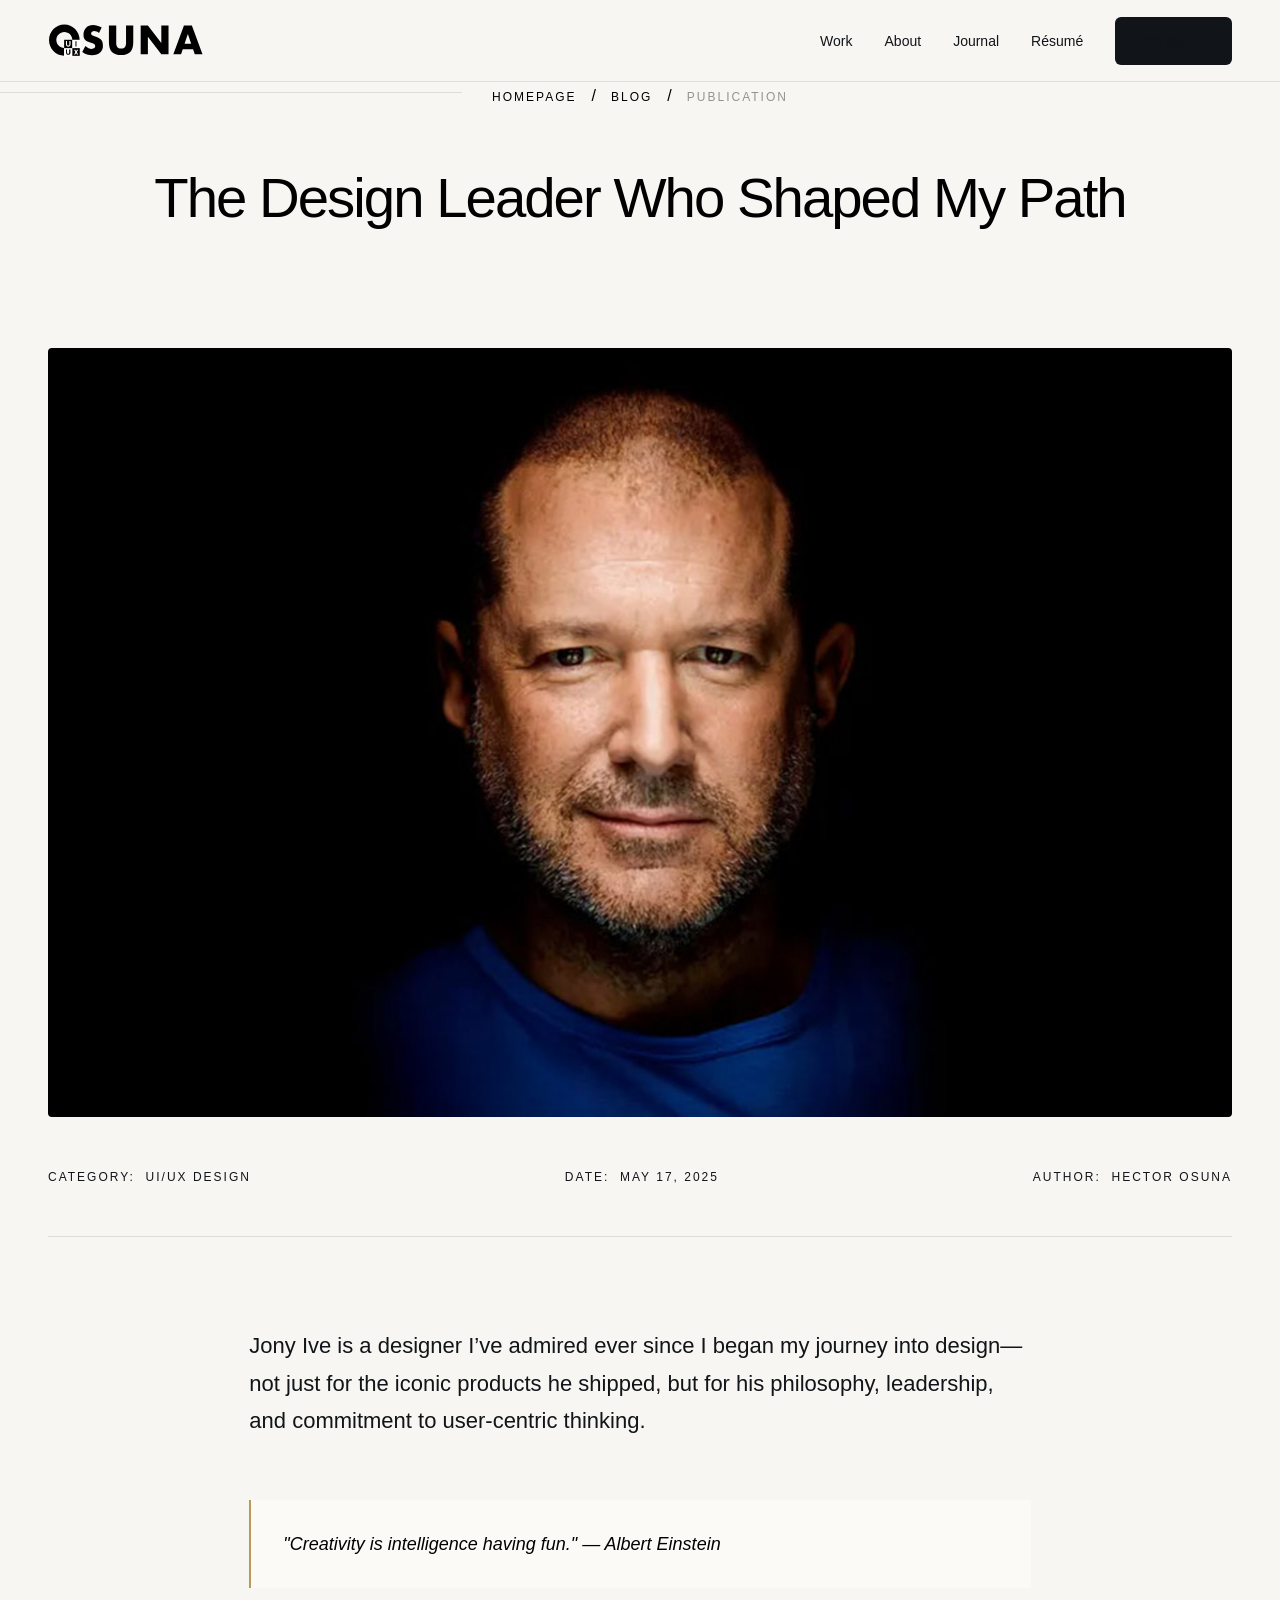
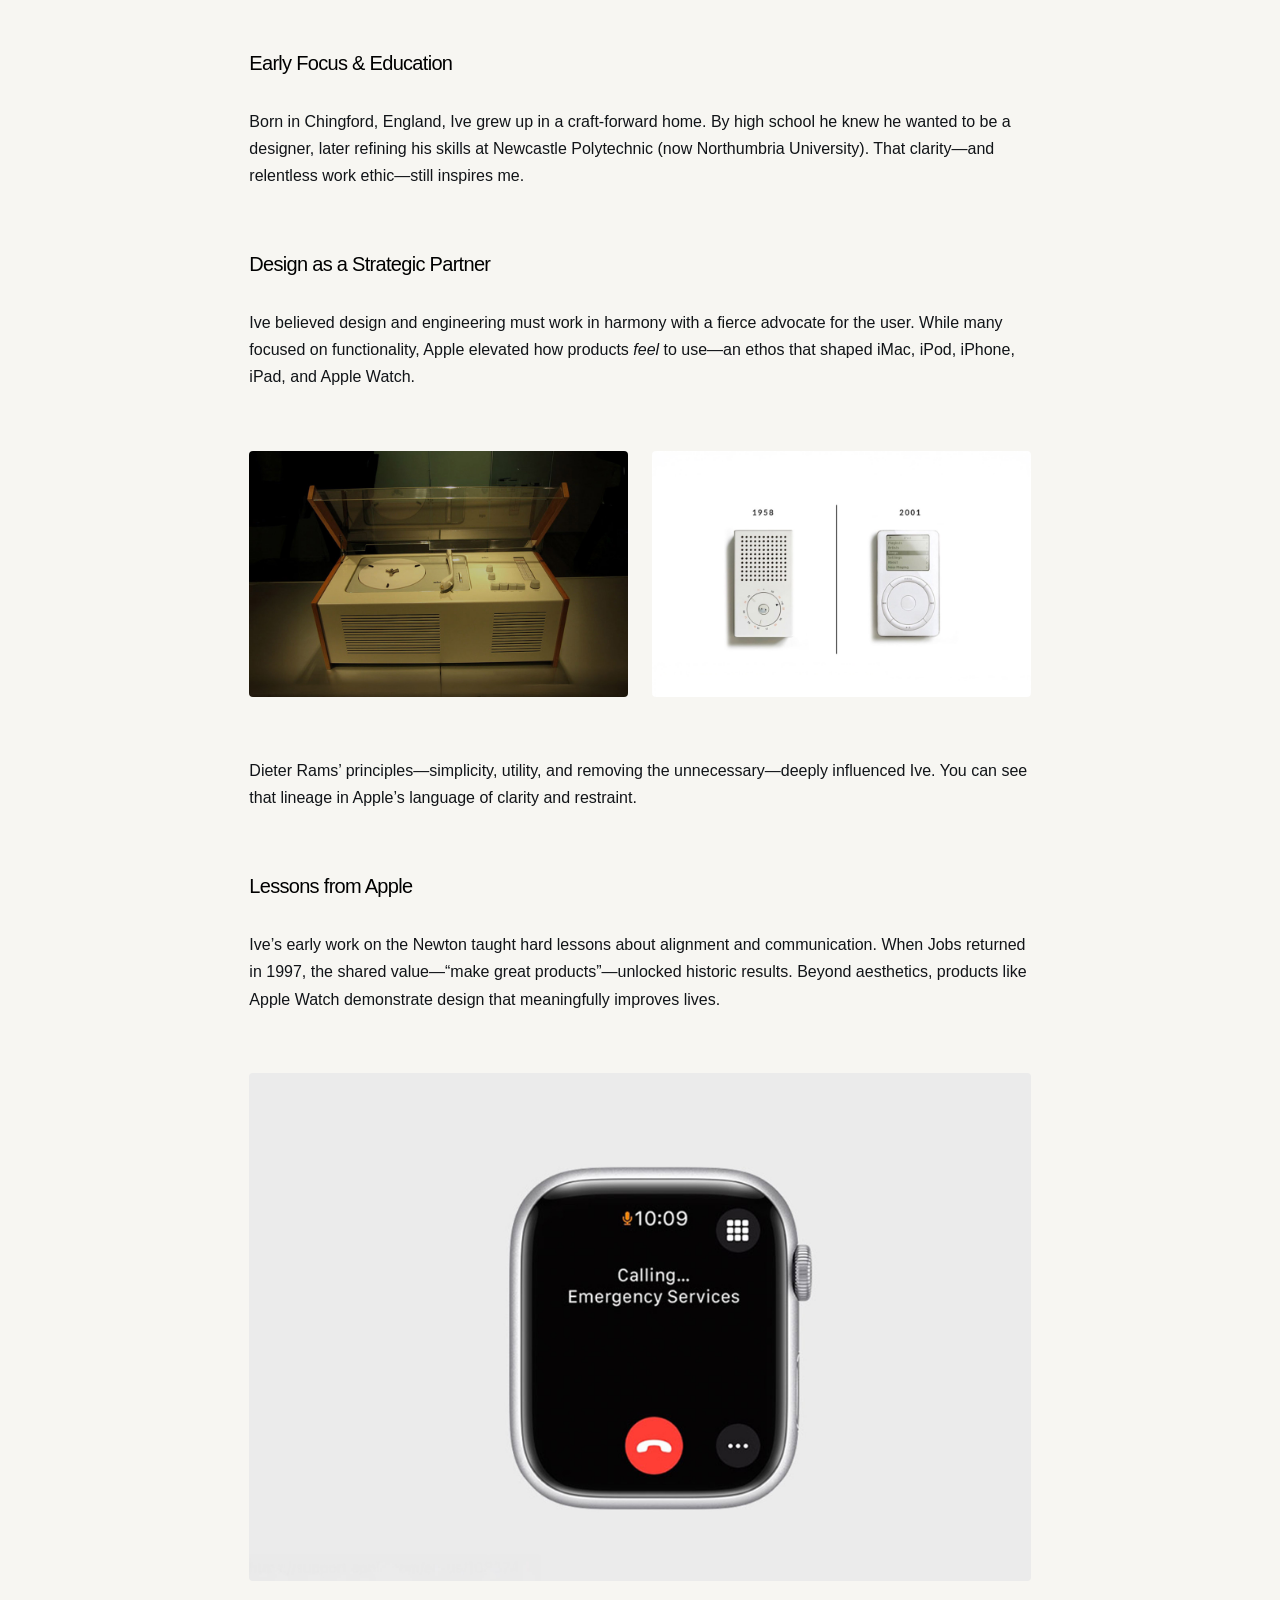
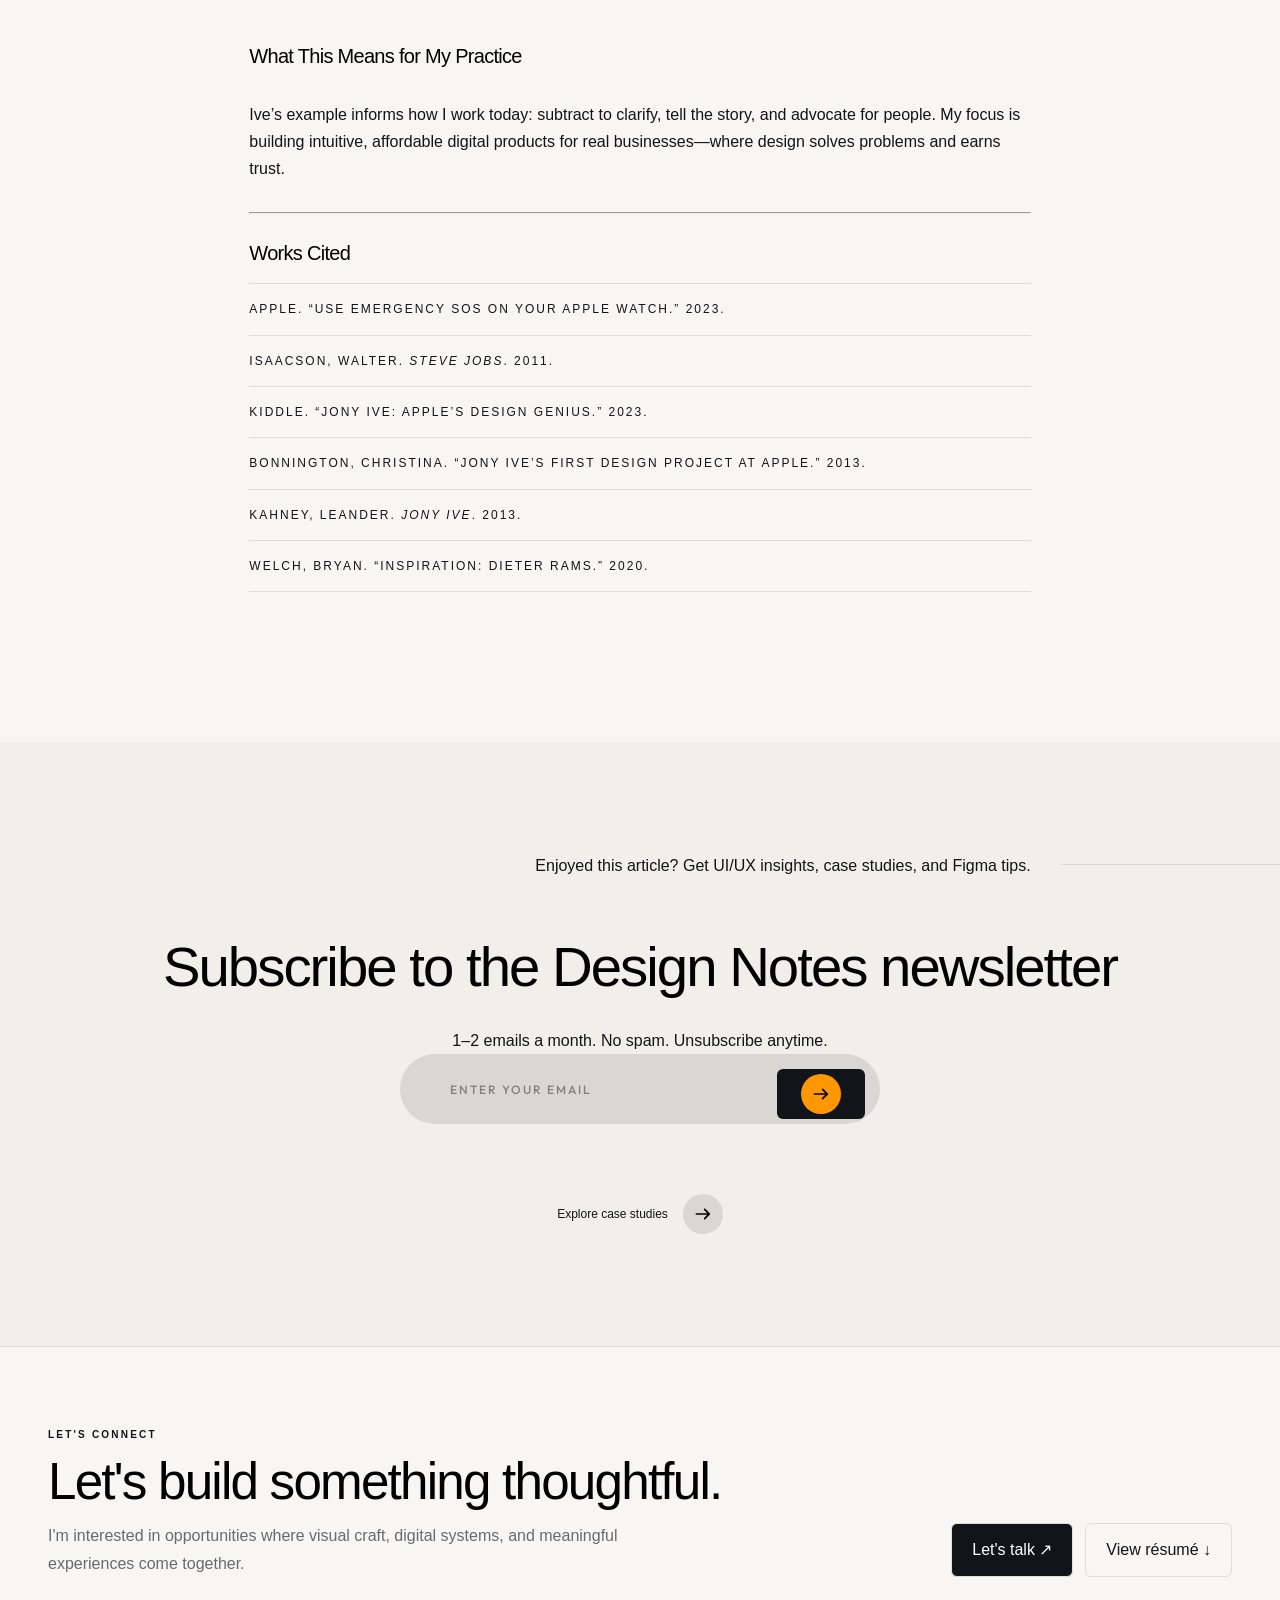
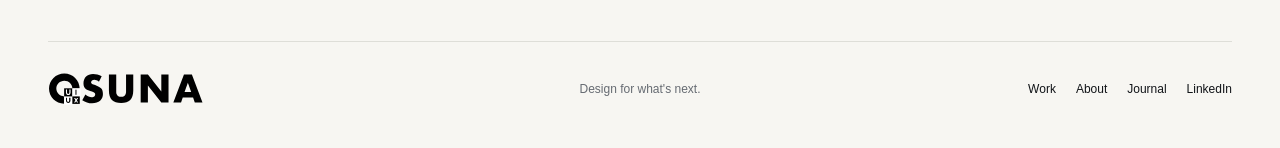
<file: jony-ive-ux-design.html>
<!DOCTYPE html>

<html lang="zxx">
<head>
<meta charset="utf-8"/>
<meta content="width=device-width, initial-scale=1.0" name="viewport"/>
<meta content="ie=edge" http-equiv="X-UA-Compatible"/>
<!-- bootstrap grid css -->
<link href="css/plugins/bootstrap-grid.css" rel="stylesheet"/>
<!-- font awesome css -->
<link href="css/plugins/font-awesome.min.css" rel="stylesheet"/>
<!-- swiper css -->
<link href="css/plugins/swiper.min.css" rel="stylesheet"/>
<!-- fancybox css -->
<link href="css/plugins/fancybox.min.css" rel="stylesheet"/>
<!-- ashley scss -->
<link href="css/style.css" rel="stylesheet"/>
<!-- page name -->
<title>The Design Leader Who Shaped My Path — UI/UX Blog by Osuna</title>
<meta content="A UI/UX perspective on Jony Ive’s design philosophy, leadership, and impact—plus lessons for product designers. By Hector Osuna." name="description">
<meta content="UI UX blog, Jony Ive, Dieter Rams, product design, design leadership, Apple design philosophy, user-centered design, accessibility, minimalism" name="keywords">
<link href="img/logo/favicon.png" rel="icon" sizes="32x32" type="image/png"/>
<link href="/img/logo/favicon.png" rel="icon" sizes="any"/> <!-- optional fallback -->
<link href="/img/logo/favicon.png" rel="apple-touch-icon" sizes="180x180"/> <!-- optional iOS -->
</meta></meta><link href="css/osuna-pages.css" rel="stylesheet"/></head>
<body class="osuna-refresh"><header class="os-site-header"><a aria-label="Osuna Design home" class="os-brand" href="index.html"><img alt="Osuna Design" src="img/logo/logo.svg"/></a><nav aria-label="Primary" class="os-nav"><a href="portfolio.html">Work</a><a href="about.html">About</a><a href="blog.html">Journal</a><a href="img/resume/UI-UX-Designer-Hector-Osuna.pdf" target="_blank">Résumé</a><a class="os-cta" href="contact.html">Let's talk <span>↗</span></a></nav><button aria-expanded="false" aria-label="Open menu" class="os-menu">☰</button></header>
<!-- wrapper -->
<div class="mil-wrapper" id="top">
<!-- cursor -->
<div class="mil-ball">
<span class="mil-icon-1">
<svg viewbox="0 0 128 128">
<path d="M106.1,41.9c-1.2-1.2-3.1-1.2-4.2,0c-1.2,1.2-1.2,3.1,0,4.2L116.8,61H11.2l14.9-14.9c1.2-1.2,1.2-3.1,0-4.2	c-1.2-1.2-3.1-1.2-4.2,0l-20,20c-1.2,1.2-1.2,3.1,0,4.2l20,20c0.6,0.6,1.4,0.9,2.1,0.9s1.5-0.3,2.1-0.9c1.2-1.2,1.2-3.1,0-4.2	L11.2,67h105.5l-14.9,14.9c-1.2,1.2-1.2,3.1,0,4.2c0.6,0.6,1.4,0.9,2.1,0.9s1.5-0.3,2.1-0.9l20-20c1.2-1.2,1.2-3.1,0-4.2L106.1,41.9	z"></path>
</svg>
</span>
<div class="mil-more-text">More</div>
<div class="mil-choose-text">Сhoose</div>
</div>
<!-- cursor end -->
<!-- preloader -->
<div class="mil-preloader">
<div class="mil-preloader-animation">
<div class="mil-pos-abs mil-animation-1">
<p class="mil-h3 mil-muted mil-thin">Creative</p>
<p class="mil-h3 mil-muted">Thoughtful</p>
<p class="mil-h3 mil-muted mil-thin">Excellence</p>
</div>
<div class="mil-pos-abs mil-animation-2">
<div class="mil-reveal-frame">
<p class="mil-reveal-box"></p>
<p class="mil-h3 mil-muted mil-thin">hectorosunadesign.com</p>
</div>
</div>
</div>
</div>
<!-- preloader end -->
<!-- scrollbar progress -->
<div class="mil-progress-track">
<div class="mil-progress"></div>
</div>
<!-- scrollbar progress end -->
<!-- menu -->
<div class="mil-menu-frame">
<!-- frame clone -->
<div class="mil-frame-top">
<a class="mil-logo" href="index.html"><img src="img/logo/logo-menu.svg"/></a>
<div class="mil-menu-btn">
<span></span>
</div>
</div>
<!-- frame clone end -->
<div class="container">
<div class="mil-menu-content">
<div class="row">
<div class="col-xl-5">
<nav class="mil-main-menu" id="swupMenu">
<ul>
<li class="mil-has-children">
<a href="index.html">Homepage</a>
<!--
                      <ul>
                        <li><a href="home-1.html">Landing page</a></li>
                        <li><a href="home-2.html">Personal</a></li>
                        <li><a href="portfolio-3.html">Portfolio slider</a></li>
                      </ul>
                    --></li>
<li class="mil-has-children">
<a class="js-menu-parent" data-no-swup="" href="portfolio.html">Portfolio</a>
<ul>
<li><a href="portfolio.html">Portfolio</a></li>
<li><a href="ui-ux-fitnudge.html">UI/UX Design Fitness App</a></li>
<li><a href="ux-audit.html">UX Audit eCommerce</a></li>
<li><a href="music-streaming-app.html">UX – Music Streaming App</a></li>
<li><a href="ui-design.html">Corporate Landing Page UI Design</a></li>
<li><a href="ux-user-journey.html">User Journey Map</a></li>
<!--<li><a href="newsroom.html">Website Redesign Newsroom</a></li>
                          <li><a href="brand-id.html">Corporate Brands ID</a></li>-->
</ul>
</li>
<li class="mil-has-children">
<a href="about.html">About</a>
<!--
                      <ul>
                        <li><a href="services.html">Services List</a></li>
                        <li><a href="service.html">Single service</a></li>
                      </ul>
                    --></li>
<li class="mil-has-children mil-active">
<a href="blog.html">Blogs</a>
<ul>
<li><a href="blog.html">Blog List</a></li>
<li>
<a href="jony-ive-ux-design.html">The Design Leader Who Shaped My Path</a>
</li>
<li>
<a href="journey-ui-design.html">From Culinary Manager to Visual Designer</a>
</li>
</ul>
</li>
<!--
                    <li class="mil-has-children">
                      <a href="#.">Other pages</a>
                      <ul>
                        <li><a href="team.html">Team</a></li>
                        <li><a href="contact.html">Contact</a></li>
                        <li><a href="404.html">404</a></li>
                      </ul>
                    </li>
                -->
</ul>
</nav>
</div>
<div class="col-xl-7">
<div class="mil-menu-right-frame">
<div class="mil-animation-in">
<div class="mil-animation-frame">
<div class="mil-animation mil-position-1 mil-scale" data-value-1="2" data-value-2="2"></div>
</div>
</div>
<div class="mil-menu-right">
<div class="row">
<!--
                      <div class="col-lg-8 mil-mb-60">
                        <h6 class="mil-muted mil-mb-30">Projects</h6>

                        <ul class="mil-menu-list">
                          <li>
                            <a href="project-1.html" class="mil-light-soft"
                              >Interior design studio</a
                            >
                          </li>
                          <li>
                            <a href="project-2.html" class="mil-light-soft"
                              >Home Security Camera</a
                            >
                          </li>
                          <li>
                            <a href="project-3.html" class="mil-light-soft"
                              >Kemia Honest Skincare</a
                            >
                          </li>
                          <li>
                            <a href="project-4.html" class="mil-light-soft"
                              >Cascade of Lava</a
                            >
                          </li>
                          <li>
                            <a href="project-5.html" class="mil-light-soft"
                              >Air Pro by Molekule</a
                            >
                          </li>
                          <li>
                            <a href="project-6.html" class="mil-light-soft"
                              >Tony's Chocolonely</a
                            >
                          </li>
                        </ul>
                      </div>
                    -->
<!--
                      <div class="col-lg-4 mil-mb-60">
                        <h6 class="mil-muted mil-mb-30">Useful links</h6>

                        <ul class="mil-menu-list">
                          <li>
                            <a href="#." class="mil-light-soft"
                              >Privacy Policy</a
                            >
                          </li>
                          <li>
                            <a href="#." class="mil-light-soft"
                              >Terms and conditions</a
                            >
                          </li>
                          <li>
                            <a href="#." class="mil-light-soft"
                              >Cookie Policy</a
                            >
                          </li>
                          <li>
                            <a href="#." class="mil-light-soft">Careers</a>
                          </li>
                        </ul>
                      </div>
-->
</div>
<div class="mil-divider mil-mb-60"></div>
<!--
                    <div class="row justify-content-between">
                      <div class="col-lg-4 mil-mb-60">
                        <h6 class="mil-muted mil-mb-30">Canada</h6>

                        <p class="mil-light-soft mil-up">
                          71 South Los Carneros Road, California
                          <span class="mil-no-wrap">+51 174 705 812</span>
                        </p>
                      </div>
                      <div class="col-lg-4 mil-mb-60">
                        <h6 class="mil-muted mil-mb-30">Germany</h6>

                        <p class="mil-light-soft">
                          Leehove 40, 2678 MC De Lier, Netherlands
                          <span class="mil-no-wrap">+31 174 705 811</span>
                        </p>
                      </div>
                    </div>
                                -->
</div>
</div>
</div>
</div>
</div>
</div>
</div>
<!-- menu -->
<!-- curtain -->
<div class="mil-curtain"></div>
<!-- curtain end -->
<!-- frame -->
<div class="mil-frame">
<div class="mil-frame-top">
<a class="mil-logo" href="index.html"><img src="img/logo/logo.svg"/></a>
<div class="mil-menu-btn">
<span></span>
</div>
</div>
<div class="mil-frame-bottom">
<div class="mil-current-page"></div>
<div class="mil-back-to-top">
<a class="mil-link mil-dark mil-arrow-place" href="#top">
<span>Back to top</span>
</a>
</div>
</div>
</div>
<!-- frame end -->
<!-- content -->
<div class="mil-content">
<div class="mil-main-transition" id="swupMain">
<!-- banner -->
<div class="mil-inner-banner">
<div class="mil-banner-content mil-center mil-up">
<div class="container">
<ul class="mil-breadcrumbs mil-center mil-mb-60">
<li><a href="index.html">Homepage</a></li>
<li><a href="blog.html">Blog</a></li>
<li><a href="#blog">Publication</a></li>
</ul>
<h2>The Design Leader <span class="mil-thin">Who Shaped My Path</span></h2>
</div>
</div>
</div>
<!-- banner end -->
<!-- publication -->
<section id="blog">
<div class="container mil-p-120-90">
<div class="row justify-content-center">
<div class="col-lg-12">
<div class="mil-image-frame mil-horizontal mil-up">
<img alt="Jony Ive hero" class="mil-scale" data-value-1=".90" data-value-2="1.15" src="img/blog/1.jpg"/>
</div>
<div class="mil-info mil-up mil-mb-90">
<div>Category:  <span class="mil-dark">UI/UX Design</span></div>
<div>Date:  <span class="mil-dark">May 17, 2025</span></div>
<div>Author:  <span class="mil-dark">Hector Osuna</span></div>
</div>
</div>
<div class="col-lg-8">
<p class="mil-text-xl mil-dark mil-up mil-mb-60">
                    Jony Ive is a designer I’ve admired ever since I began my journey into design—not just for the iconic products he shipped, but for his philosophy, leadership, and commitment to user-centric thinking.
                  </p>
<blockquote class="mil-up mil-mb-60">"Creativity is intelligence having fun." — Albert Einstein</blockquote>
<h5 class="mil-up mil-mb-30">Early Focus &amp; Education</h5>
<p class="mil-up mil-mb-60">
                    Born in Chingford, England, Ive grew up in a craft-forward home. By high school he knew he wanted to be a designer, later refining his skills at Newcastle Polytechnic (now Northumbria University). That clarity—and relentless work ethic—still inspires me.
                  </p>
<h5 class="mil-up mil-mb-30">Design as a Strategic Partner</h5>
<p class="mil-up mil-mb-60">
                    Ive believed design and engineering must work in harmony with a fierce advocate for the user. While many focused on functionality, Apple elevated how products <em>feel</em> to use—an ethos that shaped iMac, iPod, iPhone, iPad, and Apple Watch.
                  </p>
<div class="row">
<div class="col-lg-6">
<div class="mil-image-frame mil-horizontal mil-up mil-mb-30">
<img alt="Sir Jony Ive, 2010" src="img/blog/3.jpg"/>
</div>
</div>
<div class="col-lg-6">
<div class="mil-image-frame mil-horizontal mil-up mil-mb-60">
<img alt="Braun T3 and iPod comparison" src="img/blog/2.jpg"/>
</div>
</div>
</div>
<p class="mil-up mil-mb-60">
                    Dieter Rams’ principles—simplicity, utility, and removing the unnecessary—deeply influenced Ive. You can see that lineage in Apple’s language of clarity and restraint.
                  </p>
<h5 class="mil-up mil-mb-30">Lessons from Apple</h5>
<p class="mil-up mil-mb-60">
                    Ive’s early work on the Newton taught hard lessons about alignment and communication. When Jobs returned in 1997, the shared value—“make great products”—unlocked historic results. Beyond aesthetics, products like Apple Watch demonstrate design that meaningfully improves lives.
                  </p>
<div class="mil-image-frame mil-horizontal mil-up mil-mb-60">
<img alt="Apple Watch emergency SOS" src="img/blog/4.jpg"/>
</div>
<h5 class="mil-up mil-mb-30">What This Means for My Practice</h5>
<p class="mil-up mil-mb-30">
                    Ive’s example informs how I work today: subtract to clarify, tell the story, and advocate for people. My focus is building intuitive, affordable digital products for real businesses—where design solves problems and earns trust.
                  </p>
<hr class="mil-mb-40"/>
<br/>
<h5 class="mil-up mil-mb-20">Works Cited</h5>
<ul class="mil-up mil-mb-60 mil-service-list mil-dark">
<li>Apple. “Use Emergency SOS on Your Apple Watch.” 2023.</li>
<li>Isaacson, Walter. <em>Steve Jobs</em>. 2011.</li>
<li>Kiddle. “Jony Ive: Apple’s Design Genius.” 2023.</li>
<li>Bonnington, Christina. “Jony Ive’s First Design Project at Apple.” 2013.</li>
<li>Kahney, Leander. <em>Jony Ive</em>. 2013.</li>
<li>Welch, Bryan. “Inspiration: Dieter Rams.” 2020.</li>
</ul>
</div>
</div>
</div>
</section>
<!-- publication end -->
<!-- CTA — Blog Subscribe -->
<section class="mil-soft-bg">
<div class="container mil-p-120-120">
<div class="row">
<div class="col-lg-10">
<span class="mil-suptitle mil-suptitle-right mil-suptitle-dark mil-up">
                    Enjoyed this article? Get UI/UX insights, case studies, and Figma tips.
                  </span>
</div>
</div>
<div class="mil-center">
<h2 class="mil-up mil-mb-30">
                  Subscribe to the <span class="mil-thin">Design Notes</span> newsletter
                </h2>
<p class="mil-up mil-mb-40">1–2 emails a month. No spam. Unsubscribe anytime.</p>
<div class="row justify-content-center mil-up">
<div class="col-lg-5">
<form action="#" aria-label="Subscribe to newsletter" class="mil-subscribe-form mil-subscribe-form-2 mil-up" method="post">
<!-- honeypot -->
<input aria-hidden="true" autocomplete="off" name="website" style="position:absolute;left:-9999px;" tabindex="-1" type="text"/>
<input aria-required="true" autocomplete="email" name="email" placeholder="Enter your email" required="" type="email"/>
<button aria-label="Subscribe" class="mil-button mil-icon-button-sm mil-arrow-place" type="submit"></button>
</form>
<div class="mil-mt-suptitle-offset">
<a class="mil-link mil-dark mil-arrow-place" href="portfolio.html">
<span>Explore case studies</span>
</a>
</div>
</div>
</div>
</div>
</div>
</section>
<!-- CTA end -->
<!-- similar
                <section class="mil-soft-bg">
                    <div class="container mil-p-120-60">
                        <div class="row align-items-center mil-mb-30">
                            <div class="col-lg-6 mil-mb-30">
                                <h3 class="mil-up">Similar Publications:</h3>
                            </div>
                            <div class="col-lg-6 mil-mb-30">
                                <div class="mil-adaptive-right mil-up">
                                    <a href="blog-inner.html" class="mil-link mil-dark mil-arrow-place">
                                        <span>View all</span>
                                    </a>
                                </div>
                            </div>
                        </div>
                        <div class="row">
                            <div class="col-lg-6">

                                <a href="publication.html" class="mil-blog-card mil-mb-60">
                                    <div class="mil-cover-frame mil-up">
                                        <img src="img/blog/8.jpg" alt="cover">
                                    </div>
                                    <div class="mil-post-descr">
                                        <div class="mil-labels mil-up mil-mb-30">
                                            <div class="mil-label mil-upper mil-accent">TECHNOLOGY</div>
                                            <div class="mil-label mil-upper">may 24 2023</div>
                                        </div>
                                        <h4 class="mil-up mil-mb-30">How to Become a Graphic Designer in 10 Simple Steps</h4>
                                        <p class="mil-post-text mil-up mil-mb-30">Lorem ipsum dolor sit amet, consectetur adipisicing elit. Eius sequi commodi dignissimos optio, beatae, eos necessitatibus nisi. Nam cupiditate consectetur nostrum qui! Repellat natus nulla, nisi aliquid, asperiores impedit tempora sequi est reprehenderit cumque explicabo, dicta. Rem nihil ullam totam ea voluptas quibusdam repudiandae id ut at iure! Totam, a!</p>
                                        <div class="mil-link mil-dark mil-arrow-place mil-up">
                                            <span>Read more</span>
                                        </div>
                                    </div>
                                </a>

                            </div>
                            <div class="col-lg-6">

                                <a href="publication.html" class="mil-blog-card mil-mb-60">
                                    <div class="mil-cover-frame mil-up">
                                        <img src="img/blog/1.jpg" alt="cover">
                                    </div>
                                    <div class="mil-post-descr">
                                        <div class="mil-labels mil-up mil-mb-30">
                                            <div class="mil-label mil-upper mil-accent">TECHNOLOGY</div>
                                            <div class="mil-label mil-upper">may 24 2023</div>
                                        </div>
                                        <h4 class="mil-up mil-mb-30">16 Best Graphic Design Online and Offline Courses</h4>
                                        <p class="mil-post-text mil-up mil-mb-30">Lorem ipsum dolor sit amet, consectetur adipisicing elit. Eius sequi commodi dignissimos optio, beatae, eos necessitatibus nisi. Nam cupiditate consectetur nostrum qui! Repellat natus nulla, nisi aliquid, asperiores impedit tempora sequi est reprehenderit cumque explicabo, dicta. Rem nihil ullam totam ea voluptas quibusdam repudiandae id ut at iure! Totam, a!</p>
                                        <div class="mil-link mil-dark mil-arrow-place mil-up">
                                            <span>Read more</span>
                                        </div>
                                    </div>
                                </a>

                            </div>
                        </div>
                    </div>
                </section>
                 similar end -->
<!-- footer -->
<footer class="mil-dark-bg">
<div class="mi-invert-fix">
<div class="container mil-p-120-60">
<div class="row justify-content-between">
<div class="col-md-4 col-lg-4 mil-mb-60">
<div class="mil-muted mil-logo mil-up mil-mb-30">
<img src="img/logo/logo-menu.svg">
</img></div>
<!--<p class="mil-light-soft mil-up mil-mb-30">
                      Subscribe our newsletter:
                    </p>

                    <form class="mil-subscribe-form mil-up">
                      <input type="text" placeholder="Enter our email" />
                      <button
                        type="submit"
                        class="mil-button mil-icon-button-sm mil-arrow-place"
                      ></button>
                    </form>-->
</div>
<div class="col-md-7 col-lg-6">
<div class="row justify-content-end">
<div class="col-md-6 col-lg-7">
<nav class="mil-footer-menu mil-mb-60">
<ul>
<li class="mil-up">
<a href="index.html">Home</a>
</li>
<li class="mil-up">
<a href="portfolio.html">Portfolio</a>
</li>
<li class="mil-up">
<a href="about.html">About</a>
</li>
<li class="mil-up">
<a href="contact.html">Contact</a>
</li>
<li class="mil-up mil-active">
<a href="blog.html">Blog</a>
</li>
</ul>
</nav>
</div>
<div class="col-md-6 col-lg-5">
<ul class="mil-menu-list mil-up mil-mb-60">
<li>
<a class="mil-light-soft" href="https://www.linkedin.com/in/hector-osuna-570150112/" target="_blank">LinkedIn</a>
</li>
<li>
<a class="mil-light-soft" href="https://www.instagram.com/pixelosunadesign/" target="_blank">Instagram</a>
</li>
<li>
<a class="mil-light-soft" href="https://www.behance.net/osunahector" target="_blank">Behance</a>
</li>
<!--<li>
                            <a href="#." class="mil-light-soft">Careers</a>
                          </li>-->
</ul>
</div>
</div>
</div>
</div>
<div class="row justify-content-between flex-sm-row-reverse">
<div class="col-md-7 col-lg-6">
<div class="row justify-content-between">
<!--
                      <div class="col-md-6 col-lg-5 mil-mb-60">
                        <h6 class="mil-muted mil-up mil-mb-30">Canada</h6>

                        <p class="mil-light-soft mil-up">
                          71 South Los Carneros Road, California
                          <span class="mil-no-wrap">+51 174 705 812</span>
                        </p>
                      </div>
                      -->
<!--
                      <div class="col-md-6 col-lg-5 mil-mb-60">
                        <h6 class="mil-muted mil-up mil-mb-30">Germany</h6>

                        <p class="mil-light-soft mil-up">
                          Leehove 40, 2678 MC De Lier, Netherlands
                          <span class="mil-no-wrap">+31 174 705 811</span>
                        </p>
                      </div>
                      -->
</div>
</div>
<div class="col-md-4 col-lg-6 mil-mb-60">
<div class="mil-vert-between">
<!--
                      <div class="mil-mb-30">
                        <ul class="mil-social-icons mil-up">
                          <li>
                            <a href="#." target="_blank" class="social-icon">
                              <i class="far fa-circle"></i
                            ></a>
                          </li>
                          <li>
                            <a href="#." target="_blank" class="social-icon">
                              <i class="far fa-circle"></i
                            ></a>
                          </li>
                          <li>
                            <a href="#." target="_blank" class="social-icon">
                              <i class="far fa-circle"></i
                            ></a>
                          </li>
                          <li>
                            <a href="#." target="_blank" class="social-icon">
                              <i class="far fa-circle"></i
                            ></a>
                          </li>
                        </ul>
                      </div>-->
<p class="mil-light-soft mil-up">
                        © Copyright 2025 - OSUNA Designs. All Rights Reserved.
                      </p>
</div>
</div>
</div>
</div>
</div>
</footer>
<!-- footer end -->
<!-- hidden elements -->
<div class="mil-hidden-elements">
<div class="mil-dodecahedron">
<div class="mil-pentagon">
<div></div>
<div></div>
<div></div>
<div></div>
<div></div>
</div>
<div class="mil-pentagon">
<div></div>
<div></div>
<div></div>
<div></div>
<div></div>
</div>
<div class="mil-pentagon">
<div></div>
<div></div>
<div></div>
<div></div>
<div></div>
</div>
<div class="mil-pentagon">
<div></div>
<div></div>
<div></div>
<div></div>
<div></div>
</div>
<div class="mil-pentagon">
<div></div>
<div></div>
<div></div>
<div></div>
<div></div>
</div>
<div class="mil-pentagon">
<div></div>
<div></div>
<div></div>
<div></div>
<div></div>
</div>
<div class="mil-pentagon">
<div></div>
<div></div>
<div></div>
<div></div>
<div></div>
</div>
<div class="mil-pentagon">
<div></div>
<div></div>
<div></div>
<div></div>
<div></div>
</div>
<div class="mil-pentagon">
<div></div>
<div></div>
<div></div>
<div></div>
<div></div>
</div>
<div class="mil-pentagon">
<div></div>
<div></div>
<div></div>
<div></div>
<div></div>
</div>
<div class="mil-pentagon">
<div></div>
<div></div>
<div></div>
<div></div>
<div></div>
</div>
<div class="mil-pentagon">
<div></div>
<div></div>
<div></div>
<div></div>
<div></div>
</div>
</div>
<svg class="mil-arrow" viewbox="0 0 24 24" xmlns="http://www.w3.org/2000/svg">
<path d="M 14 5.3417969 C 13.744125 5.3417969 13.487969 5.4412187 13.292969 5.6367188 L 13.207031 5.7226562 C 12.816031 6.1136563 12.816031 6.7467188 13.207031 7.1367188 L 17.070312 11 L 4 11 C 3.448 11 3 11.448 3 12 C 3 12.552 3.448 13 4 13 L 17.070312 13 L 13.207031 16.863281 C 12.816031 17.254281 12.816031 17.887344 13.207031 18.277344 L 13.292969 18.363281 C 13.683969 18.754281 14.317031 18.754281 14.707031 18.363281 L 20.363281 12.707031 C 20.754281 12.316031 20.754281 11.682969 20.363281 11.292969 L 14.707031 5.6367188 C 14.511531 5.4412187 14.255875 5.3417969 14 5.3417969 z"></path>
</svg>
<svg class="mil-lines" fill="none" viewbox="0 0 300 1404" width="250" xmlns="http://www.w3.org/2000/svg">
<path class="mil-move" clip-rule="evenodd" d="M1 892L1 941H299V892C299 809.71 232.29 743 150 743C67.7096 743 1 809.71 1 892ZM0 942H300V892C300 809.157 232.843 742 150 742C67.1573 742 0 809.157 0 892L0 942Z" fill-rule="evenodd"></path>
<path class="mil-move" clip-rule="evenodd" d="M299 146V97L1 97V146C1 228.29 67.7096 295 150 295C232.29 295 299 228.29 299 146ZM300 96L0 96V146C0 228.843 67.1573 296 150 296C232.843 296 300 228.843 300 146V96Z" fill-rule="evenodd"></path>
<path clip-rule="evenodd" d="M299 1H1V1403H299V1ZM0 0V1404H300V0H0Z" fill-rule="evenodd"></path>
<path clip-rule="evenodd" d="M150 -4.37115e-08L150 1404L149 1404L149 0L150 -4.37115e-08Z" fill-rule="evenodd"></path>
<path class="mil-move" clip-rule="evenodd" d="M150 1324C232.29 1324 299 1257.29 299 1175C299 1092.71 232.29 1026 150 1026C67.7096 1026 1 1092.71 1 1175C1 1257.29 67.7096 1324 150 1324ZM150 1325C232.843 1325 300 1257.84 300 1175C300 1092.16 232.843 1025 150 1025C67.1573 1025 0 1092.16 0 1175C0 1257.84 67.1573 1325 150 1325Z" fill-rule="evenodd"></path>
<path class="mil-move" clip-rule="evenodd" d="M300 1175H0V1174H300V1175Z" fill-rule="evenodd"></path>
<path class="mil-move" clip-rule="evenodd" d="M150 678C232.29 678 299 611.29 299 529C299 446.71 232.29 380 150 380C67.7096 380 1 446.71 1 529C1 611.29 67.7096 678 150 678ZM150 679C232.843 679 300 611.843 300 529C300 446.157 232.843 379 150 379C67.1573 379 0 446.157 0 529C0 611.843 67.1573 679 150 679Z" fill-rule="evenodd"></path>
<path class="mil-move" clip-rule="evenodd" d="M299 380H1V678H299V380ZM0 379V679H300V379H0Z" fill-rule="evenodd"></path>
</svg>
</div>
<!-- hidden elements end -->
</div>
</div>
<!-- content -->
</div>
<!-- wrapper end -->
<!-- jQuery js -->
<script src="js/plugins/jquery.min.js"></script>
<!-- swup js -->
<script src="js/plugins/swup.min.js"></script>
<!-- swiper js -->
<script src="js/plugins/swiper.min.js"></script>
<!-- fancybox js -->
<script src="js/plugins/fancybox.min.js"></script>
<!-- gsap js -->
<script src="js/plugins/gsap.min.js"></script>
<!-- scroll smoother -->
<script src="js/plugins/smooth-scroll.js"></script>
<!-- scroll trigger js -->
<script src="js/plugins/ScrollTrigger.min.js"></script>
<!-- scroll to js -->
<script src="js/plugins/ScrollTo.min.js"></script>
<!-- ashley js -->
<script src="js/main.js"></script>
<footer class="os-page-footer"><div class="os-footer-top"><div><div class="os-kicker">Let's connect</div><h2>Let's build something thoughtful.</h2><p>I'm interested in opportunities where visual craft, digital systems, and meaningful experiences come together.</p></div><div class="os-footer-actions"><a class="os-footer-btn primary" href="contact.html">Let's talk ↗</a><a class="os-footer-btn" href="img/resume/UI-UX-Designer-Hector-Osuna.pdf" target="_blank">View résumé ↓</a></div></div><div class="os-footer-bottom"><a class="os-brand" href="index.html"><img alt="Osuna Design" src="img/logo/logo.svg"/></a><span>Design for what's next.</span><div class="os-footer-links"><a href="portfolio.html">Work</a><a href="about.html">About</a><a href="blog.html">Journal</a><a href="https://www.linkedin.com/in/hector-osuna-570150112/" rel="noreferrer" target="_blank">LinkedIn</a></div></div></footer><script>document.addEventListener('DOMContentLoaded',()=>{const b=document.querySelector('.os-menu'),n=document.querySelector('.os-nav');if(b&&n)b.addEventListener('click',()=>{n.classList.toggle('open');b.setAttribute('aria-expanded',n.classList.contains('open'));});});</script></body>
</html>
</file>
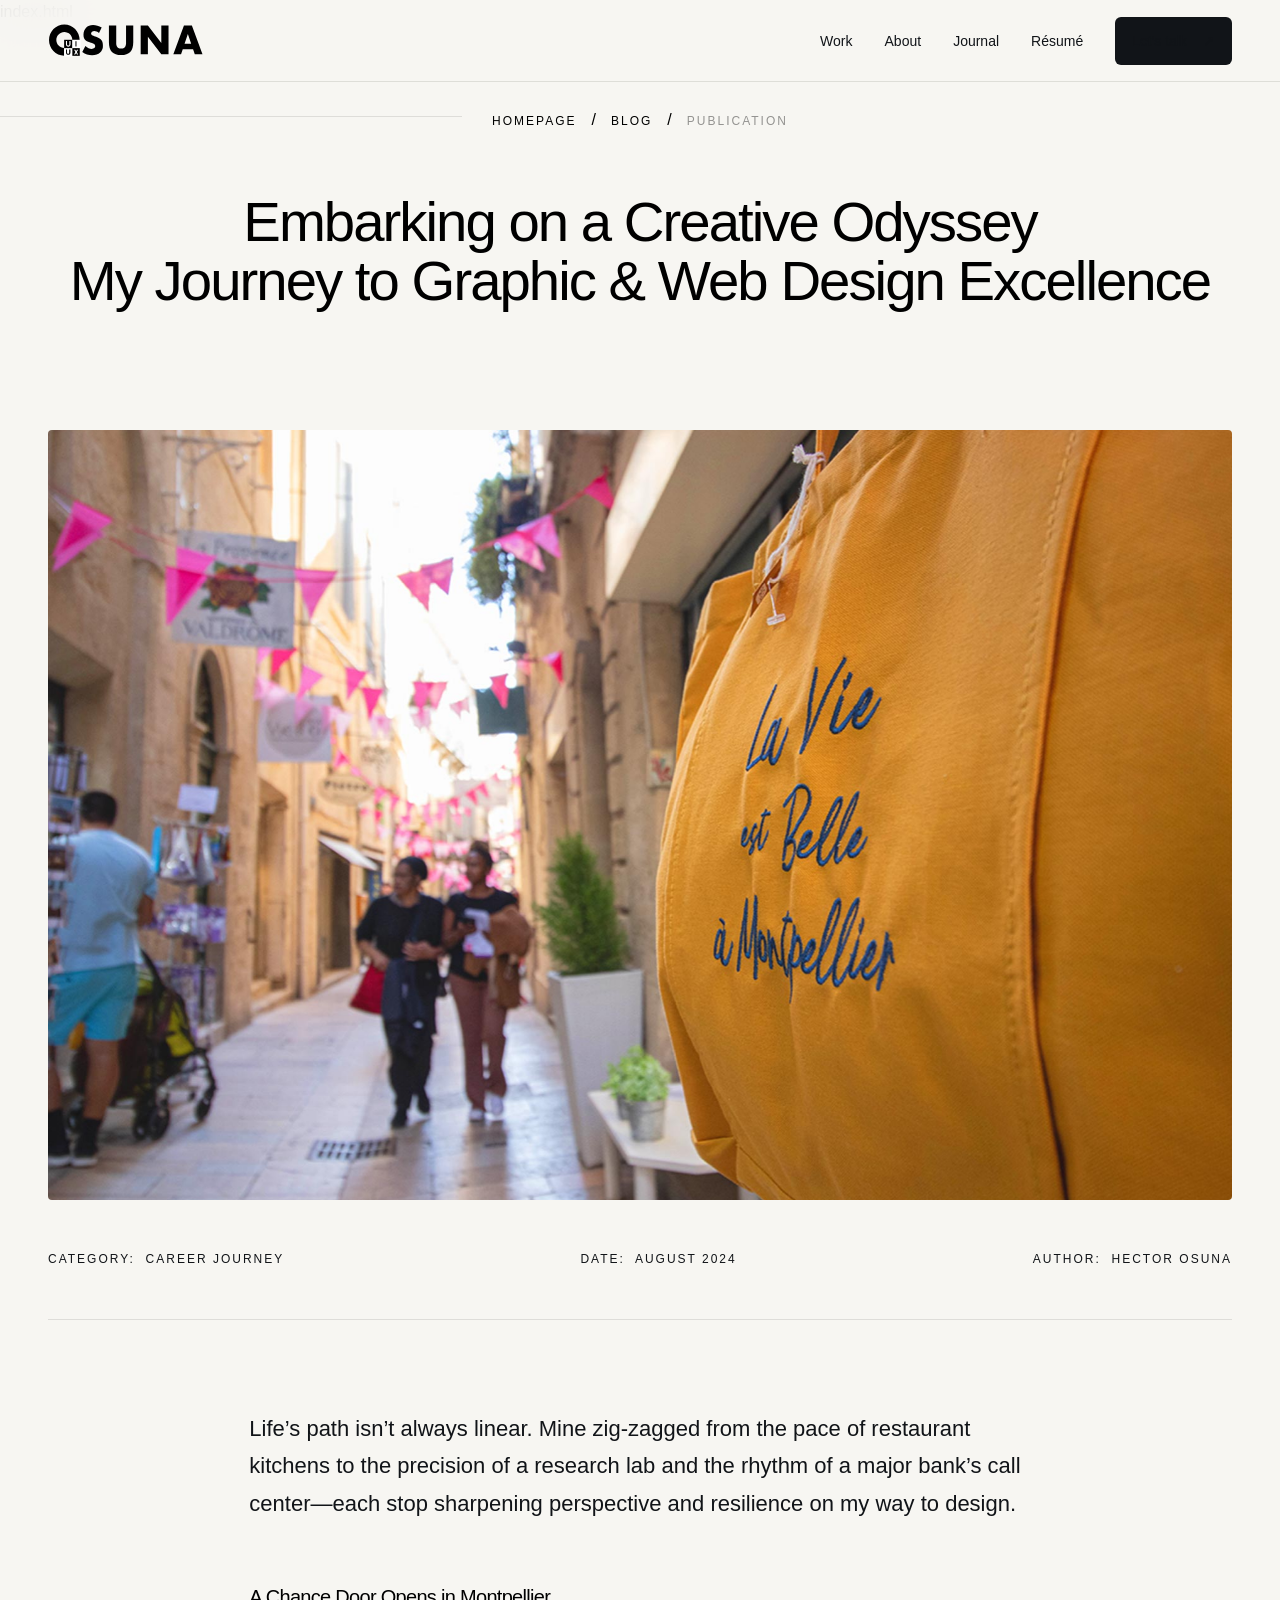
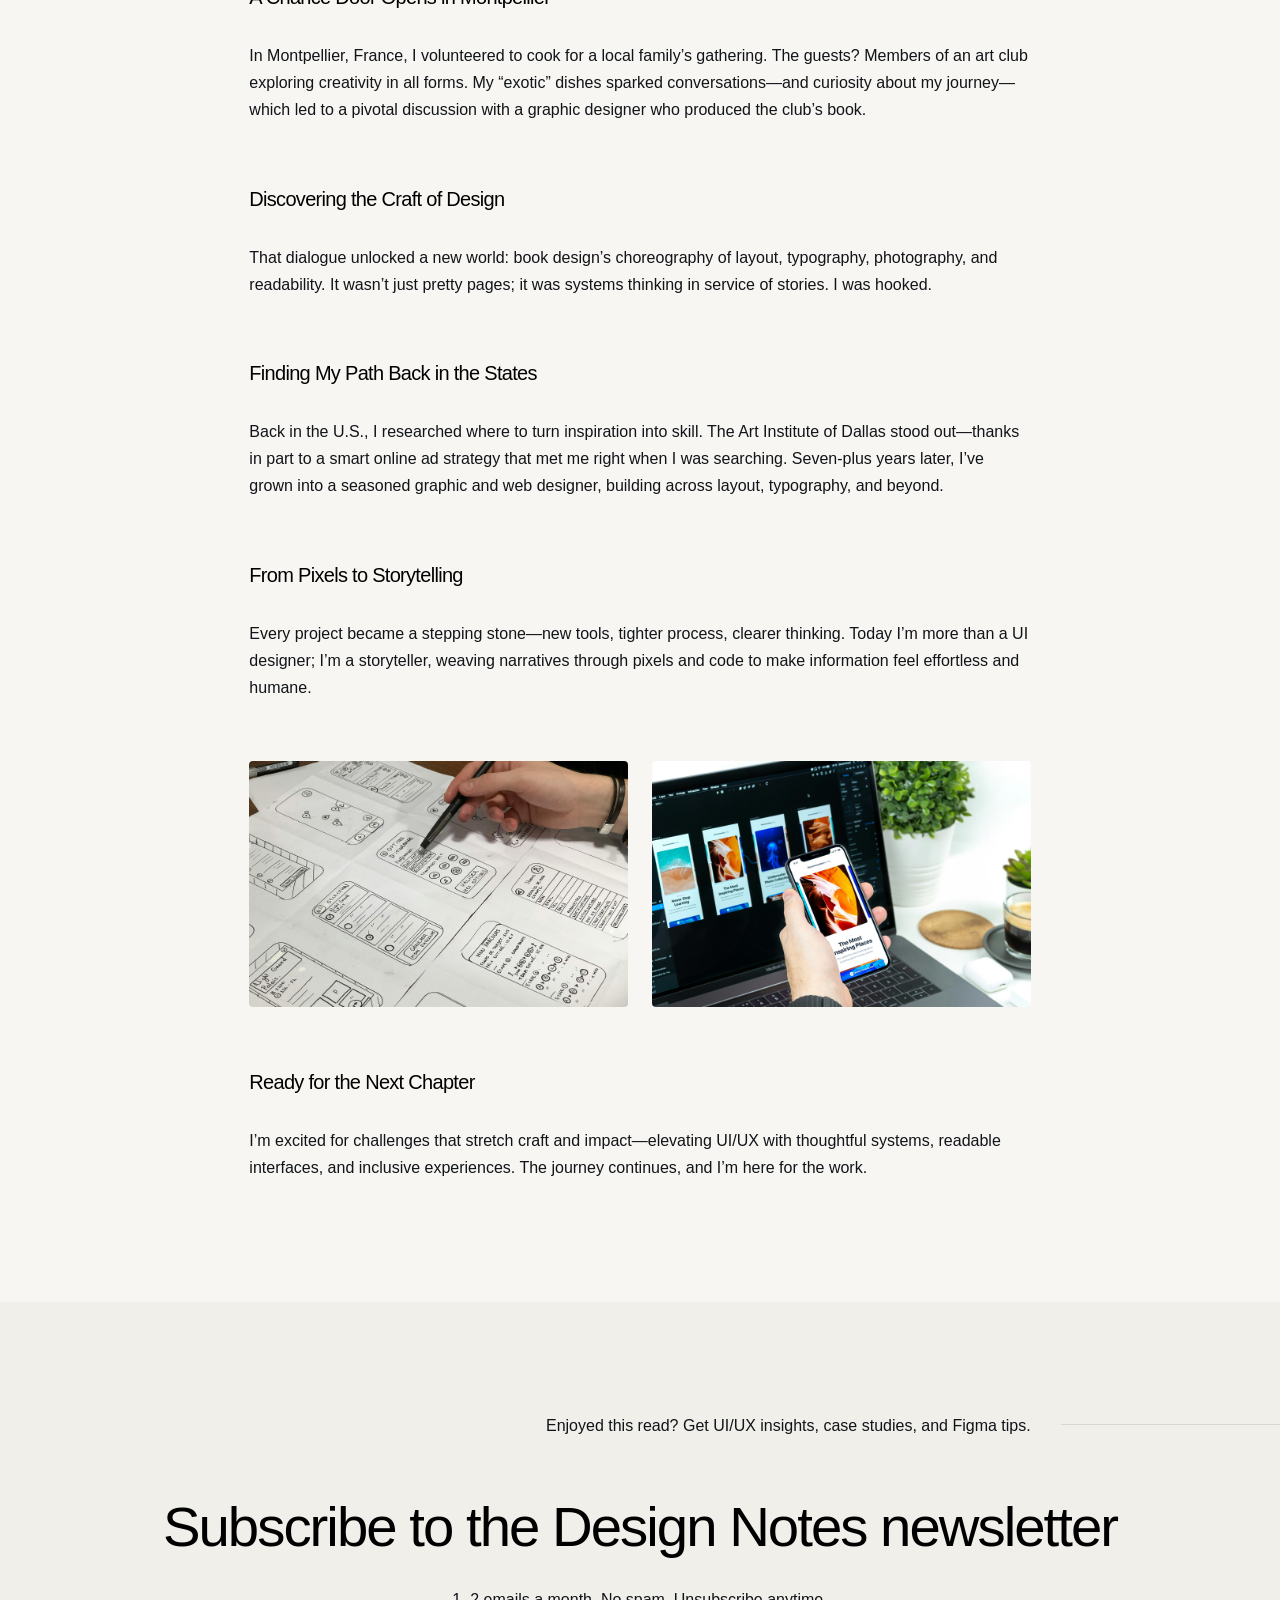
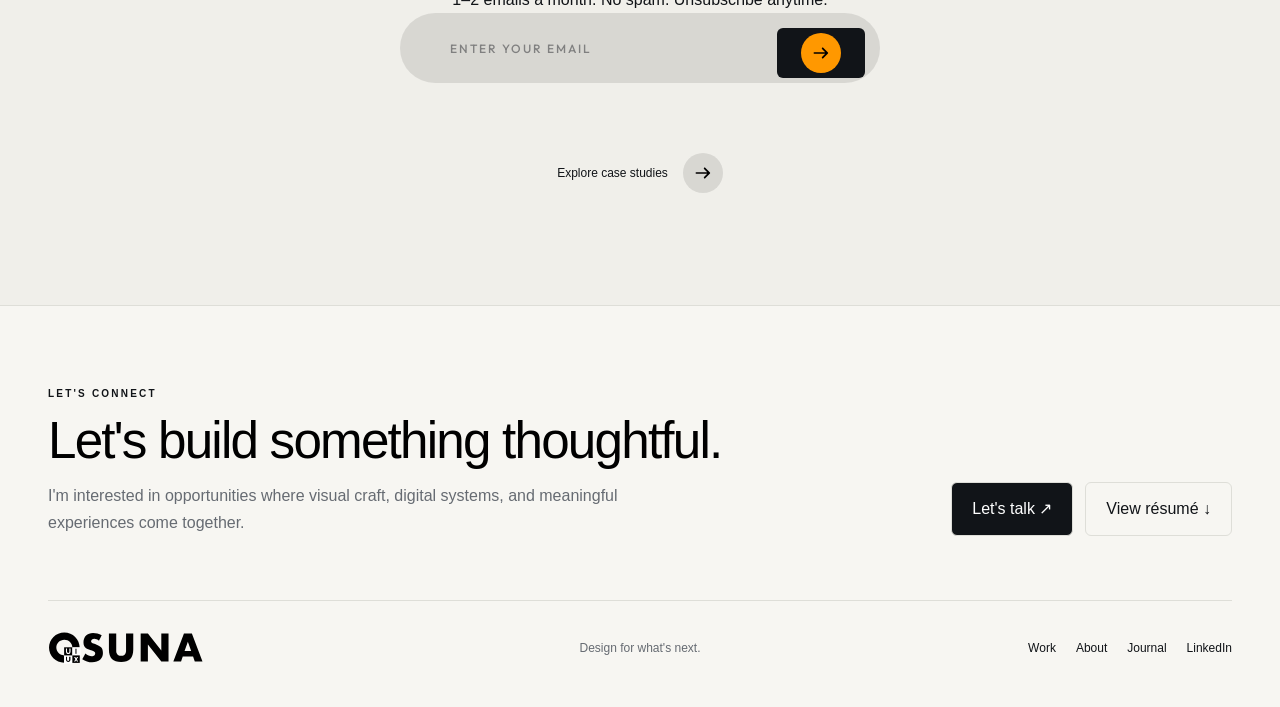
<file: journey-ui-design.html>
<!DOCTYPE html>

<html lang="zxx">
<head>
<meta charset="utf-8"/>
<meta content="width=device-width, initial-scale=1.0" name="viewport"/>
<meta content="ie=edge" http-equiv="X-UA-Compatible"/>
<!-- bootstrap grid css -->
<link href="css/plugins/bootstrap-grid.css" rel="stylesheet"/>
<!-- font awesome css -->
<link href="css/plugins/font-awesome.min.css" rel="stylesheet"/>
<!-- swiper css -->
<link href="css/plugins/swiper.min.css" rel="stylesheet"/>
<!-- fancybox css -->
<link href="css/plugins/fancybox.min.css" rel="stylesheet"/>
<!-- ashley scss -->
<link href="css/style.css" rel="stylesheet"/>
<!-- SEO -->
<title>Embarking on a Creative Odyssey — My Journey to UI/UX Design Excellence</title>
<meta content="From restaurant kitchens in Montpellier to UI/UX design—read how a chance encounter with an art club sparked my path into graphic and web design, typography, layout, and storytelling through pixels and code." name="description">
<meta content="graphic design journey, web design career, UI UX portfolio blog, Art Institute of Dallas, career pivot to design, book design typography layout, storytelling with design, UX designer Dallas" name="keywords">
  index.html
</meta></meta><link href="css/osuna-pages.css" rel="stylesheet"/></head>
<body class="osuna-refresh"><header class="os-site-header"><a aria-label="Osuna Design home" class="os-brand" href="index.html"><img alt="Osuna Design" src="img/logo/logo.svg"/></a><nav aria-label="Primary" class="os-nav"><a href="portfolio.html">Work</a><a href="about.html">About</a><a href="blog.html">Journal</a><a href="img/resume/UI-UX-Designer-Hector-Osuna.pdf" target="_blank">Résumé</a><a class="os-cta" href="contact.html">Let's talk <span>↗</span></a></nav><button aria-expanded="false" aria-label="Open menu" class="os-menu">☰</button></header>
<!-- wrapper -->
<div class="mil-wrapper" id="top">
<!-- cursor -->
<div class="mil-ball">
<span class="mil-icon-1">
<svg viewbox="0 0 128 128">
<path d="M106.1,41.9c-1.2-1.2-3.1-1.2-4.2,0c-1.2,1.2-1.2,3.1,0,4.2L116.8,61H11.2l14.9-14.9c1.2-1.2,1.2-3.1,0-4.2  c-1.2-1.2-3.1-1.2-4.2,0l-20,20c-1.2,1.2-1.2,3.1,0,4.2l20,20c0.6,0.6,1.4,0.9,2.1,0.9s1.5-0.3,2.1-0.9c1.2-1.2,1.2-3.1,0-4.2 L11.2,67h105.5l-14.9,14.9c-1.2,1.2-1.2,3.1,0,4.2c0.6,0.6,1.4,0.9,2.1,0.9s1.5-0.3,2.1-0.9l20-20c1.2-1.2,1.2-3.1,0-4.2L106.1,41.9 z"></path>
</svg>
</span>
<div class="mil-more-text">More</div>
<div class="mil-choose-text">Сhoose</div>
</div>
<!-- cursor end -->
<!-- preloader -->
<div class="mil-preloader">
<div class="mil-preloader-animation">
<div class="mil-pos-abs mil-animation-1">
<p class="mil-h3 mil-muted mil-thin">Creative</p>
<p class="mil-h3 mil-muted">Thoughtful</p>
<p class="mil-h3 mil-muted mil-thin">Excellence</p>
</div>
<div class="mil-pos-abs mil-animation-2">
<div class="mil-reveal-frame">
<p class="mil-reveal-box"></p>
<p class="mil-h3 mil-muted mil-thin">hectorosunadesign.com</p>
</div>
</div>
</div>
</div>
<!-- preloader end -->
<!-- scrollbar progress -->
<div class="mil-progress-track"><div class="mil-progress"></div></div>
<!-- menu -->
<div class="mil-menu-frame">
<!-- frame clone -->
<div class="mil-frame-top">
<a class="mil-logo" href="index.html"><img alt="OSUNA logo" src="img/logo/logo-menu.svg"/></a>
<div class="mil-menu-btn"><span></span></div>
</div>
<!-- frame clone end -->
<div class="container">
<div class="mil-menu-content">
<div class="row">
<div class="col-xl-5">
<nav class="mil-main-menu" id="swupMenu">
<ul>
<li class="mil-has-children"><a href="index.html">Homepage</a></li>
<li class="mil-has-children">
<a class="js-menu-parent" data-no-swup="" href="portfolio.html">Portfolio</a>
<ul>
<li><a href="portfolio.html">Portfolio</a></li>
<li><a href="ui-ux-fitnudge.html">UI/UX Design Fitness App</a></li>
<li><a href="ux-audit.html">UX Audit eCommerce</a></li>
<li><a href="music-streaming-app.html">UX – Music Streaming App</a></li>
<li><a href="ui-design.html">Corporate Landing Page UI Design</a></li>
<li><a href="ux-user-journey.html">User Journey Map</a></li>
</ul>
</li>
<li class="mil-has-children"><a href="about.html">About</a></li>
<li class="mil-has-children mil-active">
<a href="blog.html">Blogs</a>
<ul>
<li><a href="blog.html">Blog List</a></li>
<li><a href="jony-ive-ux-design.html">The Design Leader Who Shaped My Path</a></li>
<li><a href="journey-ui-design.html">From Culinary Manager to Visual Designer</a></li>
</ul>
</li>
</ul>
</nav>
</div>
<div class="col-xl-7">
<div class="mil-menu-right-frame">
<div class="mil-animation-in">
<div class="mil-animation-frame">
<div class="mil-animation mil-position-1 mil-scale" data-value-1="2" data-value-2="2"></div>
</div>
</div>
<div class="mil-menu-right">
<div class="row"></div>
<div class="mil-divider mil-mb-60"></div>
</div>
</div>
</div>
</div>
</div>
</div>
</div>
<!-- menu end -->
<!-- curtain -->
<div class="mil-curtain"></div>
<!-- frame -->
<div class="mil-frame">
<div class="mil-frame-top">
<a class="mil-logo" href="index.html"><img alt="OSUNA mark" src="img/logo/logo.svg"/></a>
<div class="mil-menu-btn"><span></span></div>
</div>
<div class="mil-frame-bottom">
<div class="mil-current-page"></div>
<div class="mil-back-to-top">
<a class="mil-link mil-dark mil-arrow-place" href="#top"><span>Back to top</span></a>
</div>
</div>
</div>
<!-- frame end -->
<!-- content -->
<div class="mil-content">
<div class="mil-main-transition" id="swupMain">
<!-- banner -->
<div class="mil-inner-banner">
<div class="mil-banner-content mil-center mil-up">
<div class="container">
<ul class="mil-breadcrumbs mil-center mil-mb-60">
<li><a href="index.html">Homepage</a></li>
<li><a href="blog.html">Blog</a></li>
<li><a href="#blog">Publication</a></li>
</ul>
<h2>Embarking on a <span class="mil-thin">Creative Odyssey</span><br/>My Journey to <span class="mil-thin">Graphic &amp; Web Design</span> Excellence</h2>
</div>
</div>
</div>
<!-- banner end -->
<!-- publication -->
<section id="blog">
<div class="container mil-p-120-90">
<div class="row justify-content-center">
<div class="col-lg-12">
<div class="mil-image-frame mil-horizontal mil-up">
<!-- Replace with your cover image -->
<img alt="Creative Odyssey blog cover" class="mil-scale" data-value-1=".90" data-value-2="1.15" src="img/blog/journey-designer-blog-A113.jpg"/>
</div>
<div class="mil-info mil-up mil-mb-90">
<div>Category:  <span class="mil-dark">Career Journey</span></div>
<div>Date:  <span class="mil-dark">August 2024</span></div>
<div>Author:  <span class="mil-dark">Hector Osuna</span></div>
</div>
</div>
<div class="col-lg-8">
<p class="mil-text-xl mil-dark mil-up mil-mb-60">
                  Life’s path isn’t always linear. Mine zig-zagged from the pace of restaurant kitchens to the precision of a research lab and the rhythm of a major bank’s call center—each stop sharpening perspective and resilience on my way to design.
                </p>
<h5 class="mil-up mil-mb-30">A Chance Door Opens in Montpellier</h5>
<p class="mil-up mil-mb-60">
                  In Montpellier, France, I volunteered to cook for a local family’s gathering. The guests? Members of an art club exploring creativity in all forms. My “exotic” dishes sparked conversations—and curiosity about my journey—which led to a pivotal discussion with a graphic designer who produced the club’s book.
                </p>
<h5 class="mil-up mil-mb-30">Discovering the Craft of Design</h5>
<p class="mil-up mil-mb-60">
                  That dialogue unlocked a new world: book design’s choreography of layout, typography, photography, and readability. It wasn’t just pretty pages; it was systems thinking in service of stories. I was hooked.
                </p>
<h5 class="mil-up mil-mb-30">Finding My Path Back in the States</h5>
<p class="mil-up mil-mb-60">
                  Back in the U.S., I researched where to turn inspiration into skill. The Art Institute of Dallas stood out—thanks in part to a smart online ad strategy that met me right when I was searching. Seven-plus years later, I’ve grown into a seasoned graphic and web designer, building across layout, typography, and beyond.
                </p>
<h5 class="mil-up mil-mb-30">From Pixels to Storytelling</h5>
<p class="mil-up mil-mb-60">
                  Every project became a stepping stone—new tools, tighter process, clearer thinking. Today I’m more than a UI designer; I’m a storyteller, weaving narratives through pixels and code to make information feel effortless and humane.
                </p>
<div class="row">
<div class="col-lg-6">
<div class="mil-image-frame mil-horizontal mil-up mil-mb-30">
<img alt="Sketching layouts and typography studies" src="img/blog/creative-odyssey-1.jpg"/>
</div>
</div>
<div class="col-lg-6">
<div class="mil-image-frame mil-horizontal mil-up mil-mb-60">
<img alt="UI screens showing grid, type scale, and components" src="img/blog/creative-odyssey-2.jpg"/>
</div>
</div>
</div>
<h5 class="mil-up mil-mb-30">Ready for the Next Chapter</h5>
<p class="mil-up mil-mb-30">
                  I’m excited for challenges that stretch craft and impact—elevating UI/UX with thoughtful systems, readable interfaces, and inclusive experiences. The journey continues, and I’m here for the work.
                </p>
</div>
</div>
</div>
</section>
<!-- publication end -->
<!-- CTA — Blog Subscribe -->
<section class="mil-soft-bg">
<div class="container mil-p-120-120">
<div class="row">
<div class="col-lg-10">
<span class="mil-suptitle mil-suptitle-right mil-suptitle-dark mil-up">
                  Enjoyed this read? Get UI/UX insights, case studies, and Figma tips.
                </span>
</div>
</div>
<div class="mil-center">
<h2 class="mil-up mil-mb-30">
                Subscribe to the <span class="mil-thin">Design Notes</span> newsletter
              </h2>
<p class="mil-up mil-mb-40">1–2 emails a month. No spam. Unsubscribe anytime.</p>
<div class="row justify-content-center mil-up">
<div class="col-lg-5">
<form action="#" aria-label="Subscribe to newsletter" class="mil-subscribe-form mil-subscribe-form-2 mil-up" method="post">
<!-- honeypot -->
<input aria-hidden="true" autocomplete="off" name="website" style="position:absolute;left:-9999px;" tabindex="-1" type="text"/>
<input aria-required="true" autocomplete="email" name="email" placeholder="Enter your email" required="" type="email"/>
<button aria-label="Subscribe" class="mil-button mil-icon-button-sm mil-arrow-place" type="submit"></button>
</form>
<div class="mil-mt-suptitle-offset">
<a class="mil-link mil-dark mil-arrow-place" href="portfolio.html">
<span>Explore case studies</span>
</a>
</div>
</div>
</div>
</div>
</div>
</section>
<!-- CTA end -->
<!-- footer -->
<footer class="mil-dark-bg">
<div class="mi-invert-fix">
<div class="container mil-p-120-60">
<div class="row justify-content-between">
<div class="col-md-4 col-lg-4 mil-mb-60">
<div class="mil-muted mil-logo mil-up mil-mb-30">
<img alt="OSUNA Designs" src="img/logo/logo-menu.svg">
</img></div>
</div>
<div class="col-md-7 col-lg-6">
<div class="row justify-content-end">
<div class="col-md-6 col-lg-7">
<nav class="mil-footer-menu mil-mb-60">
<ul>
<li class="mil-up"><a href="index.html">Home</a></li>
<li class="mil-up"><a href="portfolio.html">Portfolio</a></li>
<li class="mil-up"><a href="about.html">About</a></li>
<li class="mil-up"><a href="contact.html">Contact</a></li>
<li class="mil-up mil-active"><a href="blog.html">Blog</a></li>
</ul>
</nav>
</div>
<div class="col-md-6 col-lg-5">
<ul class="mil-menu-list mil-up mil-mb-60">
<li><a class="mil-light-soft" href="https://www.linkedin.com/in/hector-osuna-570150112/" target="_blank">LinkedIn</a></li>
<li><a class="mil-light-soft" href="https://www.instagram.com/pixelosunadesign/" target="_blank">Instagram</a></li>
<li><a class="mil-light-soft" href="https://www.behance.net/osunahector" target="_blank">Behance</a></li>
</ul>
</div>
</div>
</div>
</div>
<div class="row justify-content-between flex-sm-row-reverse">
<div class="col-md-7 col-lg-6"><div class="row justify-content-between"></div></div>
<div class="col-md-4 col-lg-6 mil-mb-60">
<div class="mil-vert-between">
<p class="mil-light-soft mil-up">© Copyright 2025 - OSUNA Designs. All Rights Reserved.</p>
</div>
</div>
</div>
</div>
</div>
</footer>
<!-- footer end -->
<!-- hidden elements -->
<div class="mil-hidden-elements">
<div class="mil-dodecahedron">
<div class="mil-pentagon"><div></div><div></div><div></div><div></div><div></div></div>
<div class="mil-pentagon"><div></div><div></div><div></div><div></div><div></div></div>
<div class="mil-pentagon"><div></div><div></div><div></div><div></div><div></div></div>
<div class="mil-pentagon"><div></div><div></div><div></div><div></div><div></div></div>
<div class="mil-pentagon"><div></div><div></div><div></div><div></div><div></div></div>
<div class="mil-pentagon"><div></div><div></div><div></div><div></div><div></div></div>
<div class="mil-pentagon"><div></div><div></div><div></div><div></div><div></div></div>
<div class="mil-pentagon"><div></div><div></div><div></div><div></div><div></div></div>
<div class="mil-pentagon"><div></div><div></div><div></div><div></div><div></div></div>
<div class="mil-pentagon"><div></div><div></div><div></div><div></div><div></div></div>
<div class="mil-pentagon"><div></div><div></div><div></div><div></div><div></div></div>
<div class="mil-pentagon"><div></div><div></div><div></div><div></div><div></div></div>
</div>
<svg class="mil-arrow" viewbox="0 0 24 24" xmlns="http://www.w3.org/2000/svg">
<path d="M 14 5.3417969 C 13.744125 5.3417969 13.487969 5.4412187 13.292969 5.6367188 L 13.207031 5.7226562 C 12.816031 6.1136563 12.816031 6.7467188 13.207031 7.1367188 L 17.070312 11 L 4 11 C 3.448 11 3 11.448 3 12 C 3 12.552 3.448 13 4 13 L 17.070312 13 L 13.207031 16.863281 C 12.816031 17.254281 12.816031 17.887344 13.207031 18.277344 L 13.292969 18.363281 C 13.683969 18.754281 14.317031 18.754281 14.707031 18.363281 L 20.363281 12.707031 C 20.754281 12.316031 20.754281 11.682969 20.363281 11.292969 L 14.707031 5.6367188 C 14.511531 5.4412187 14.255875 5.3417969 14 5.3417969 z"></path>
</svg>
<svg class="mil-lines" fill="none" viewbox="0 0 300 1404" width="250" xmlns="http://www.w3.org/2000/svg">
<path class="mil-move" clip-rule="evenodd" d="M1 892L1 941H299V892C299 809.71 232.29 743 150 743C67.7096 743 1 809.71 1 892ZM0 942H300V892C300 809.157 232.843 742 150 742C67.1573 742 0 809.157 0 892L0 942Z" fill-rule="evenodd"></path>
<path class="mil-move" clip-rule="evenodd" d="M299 146V97L1 97V146C1 228.29 67.7096 295 150 295C232.29 295 299 228.29 299 146ZM300 96L0 96V146C0 228.843 67.1573 296 150 296C232.843 296 300 228.843 300 146V96Z" fill-rule="evenodd"></path>
<path clip-rule="evenodd" d="M299 1H1V1403H299V1ZM0 0V1404H300V0H0Z" fill-rule="evenodd"></path>
<path clip-rule="evenodd" d="M150 -4.37115e-08L150 1404L149 1404L149 0L150 -4.37115e-08Z" fill-rule="evenodd"></path>
<path class="mil-move" clip-rule="evenodd" d="M150 1324C232.29 1324 299 1257.29 299 1175C299 1092.71 232.29 1026 150 1026C67.7096 1026 1 1092.71 1 1175C1 1257.29 67.7096 1324 150 1324ZM150 1325C232.843 1325 300 1257.84 300 1175C300 1092.16 232.843 1025 150 1025C67.1573 1025 0 1092.16 0 1175C0 1257.84 67.1573 1325 150 1325Z" fill-rule="evenodd"></path>
<path class="mil-move" clip-rule="evenodd" d="M300 1175H0V1174H300V1175Z" fill-rule="evenodd"></path>
<path class="mil-move" clip-rule="evenodd" d="M150 678C232.29 678 299 611.29 299 529C299 446.71 232.29 380 150 380C67.7096 380 1 446.71 1 529C1 611.29 67.7096 678 150 678ZM150 679C232.843 679 300 611.843 300 529C300 446.157 232.843 379 150 379C67.1573 379 0 446.157 0 529C0 611.843 67.1573 679 150 679Z" fill-rule="evenodd"></path>
<path class="mil-move" clip-rule="evenodd" d="M299 380H1V678H299V380ZM0 379V679H300V379H0Z" fill-rule="evenodd"></path>
</svg>
</div>
<!-- hidden elements end -->
</div>
</div>
<!-- content end -->
</div>
<!-- wrapper end -->
<!-- jQuery js -->
<script src="js/plugins/jquery.min.js"></script>
<!-- swup js -->
<script src="js/plugins/swup.min.js"></script>
<!-- swiper js -->
<script src="js/plugins/swiper.min.js"></script>
<!-- fancybox js -->
<script src="js/plugins/fancybox.min.js"></script>
<!-- gsap js -->
<script src="js/plugins/gsap.min.js"></script>
<!-- scroll smoother -->
<script src="js/plugins/smooth-scroll.js"></script>
<!-- scroll trigger js -->
<script src="js/plugins/ScrollTrigger.min.js"></script>
<!-- scroll to js -->
<script src="js/plugins/ScrollTo.min.js"></script>
<!-- ashley js -->
<script src="js/main.js"></script>
<footer class="os-page-footer"><div class="os-footer-top"><div><div class="os-kicker">Let's connect</div><h2>Let's build something thoughtful.</h2><p>I'm interested in opportunities where visual craft, digital systems, and meaningful experiences come together.</p></div><div class="os-footer-actions"><a class="os-footer-btn primary" href="contact.html">Let's talk ↗</a><a class="os-footer-btn" href="img/resume/UI-UX-Designer-Hector-Osuna.pdf" target="_blank">View résumé ↓</a></div></div><div class="os-footer-bottom"><a class="os-brand" href="index.html"><img alt="Osuna Design" src="img/logo/logo.svg"/></a><span>Design for what's next.</span><div class="os-footer-links"><a href="portfolio.html">Work</a><a href="about.html">About</a><a href="blog.html">Journal</a><a href="https://www.linkedin.com/in/hector-osuna-570150112/" rel="noreferrer" target="_blank">LinkedIn</a></div></div></footer><script>document.addEventListener('DOMContentLoaded',()=>{const b=document.querySelector('.os-menu'),n=document.querySelector('.os-nav');if(b&&n)b.addEventListener('click',()=>{n.classList.toggle('open');b.setAttribute('aria-expanded',n.classList.contains('open'));});});</script></body>
</html>
</file>
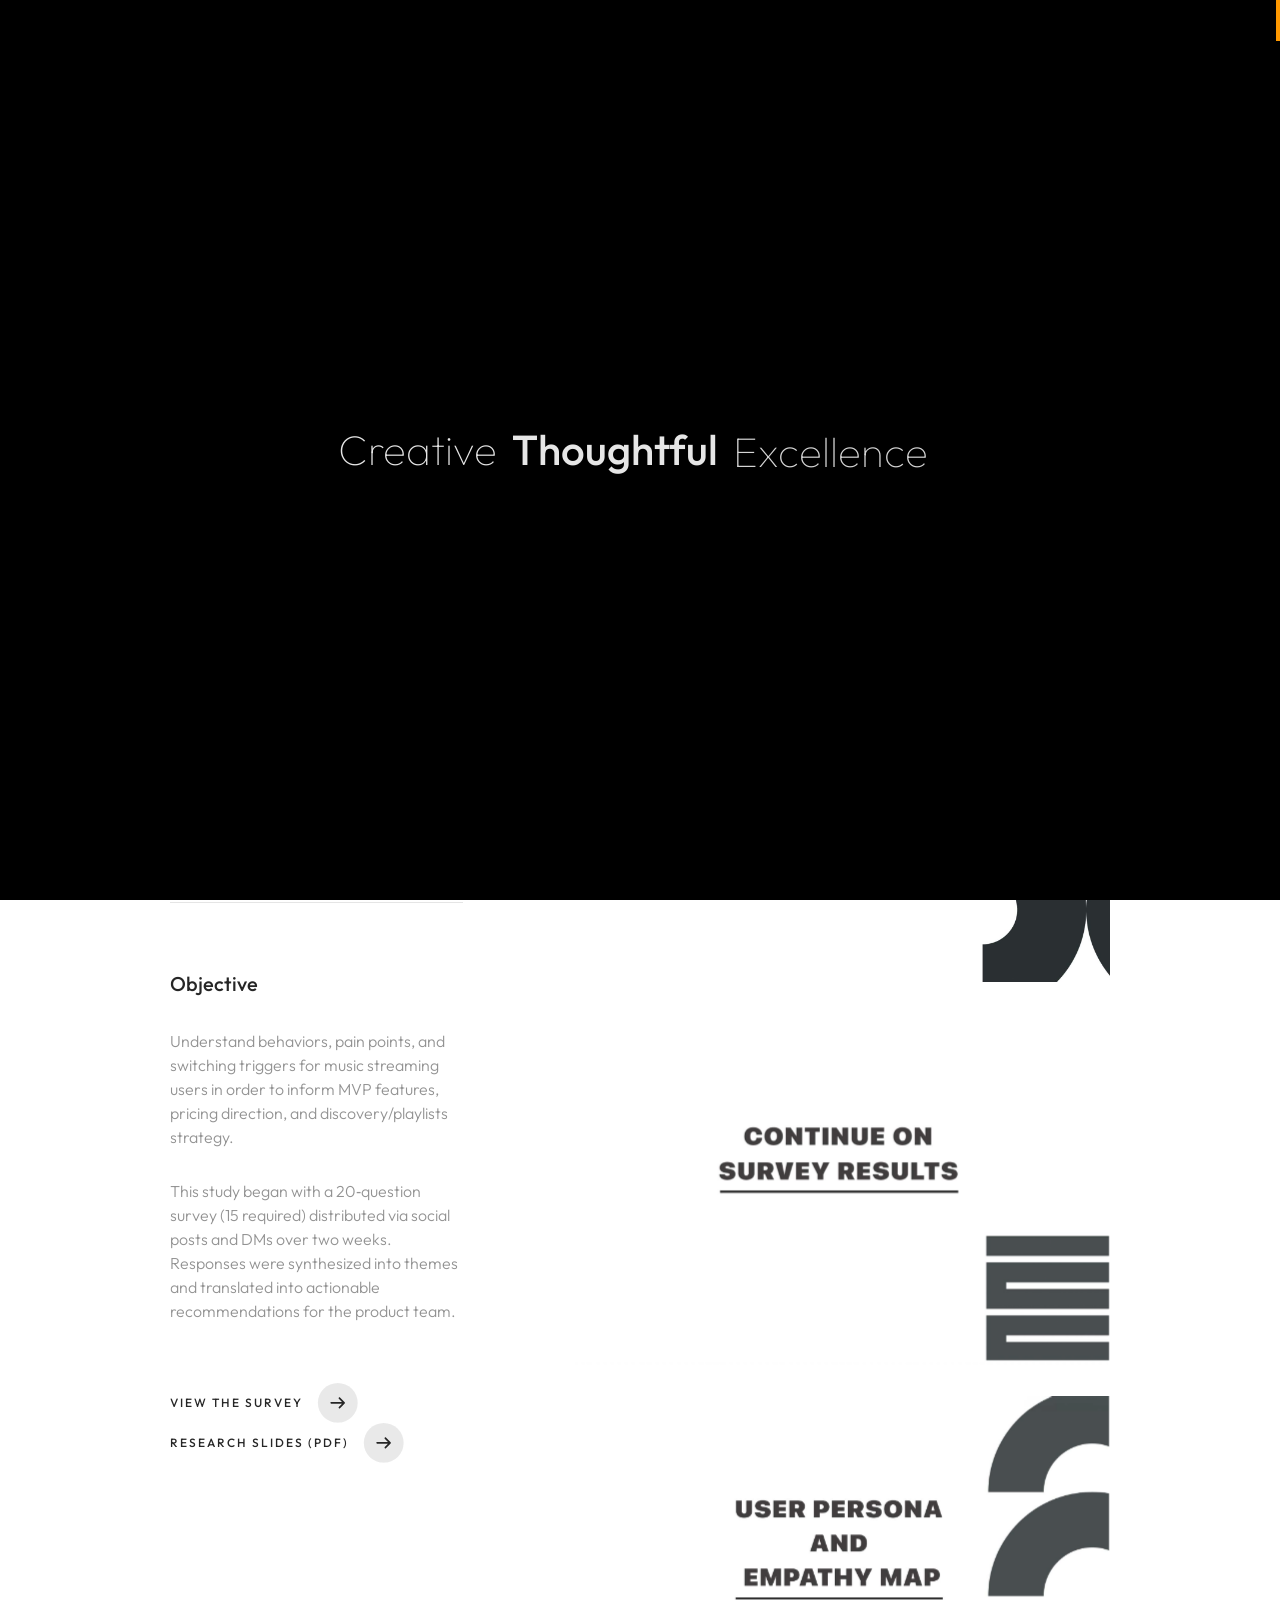
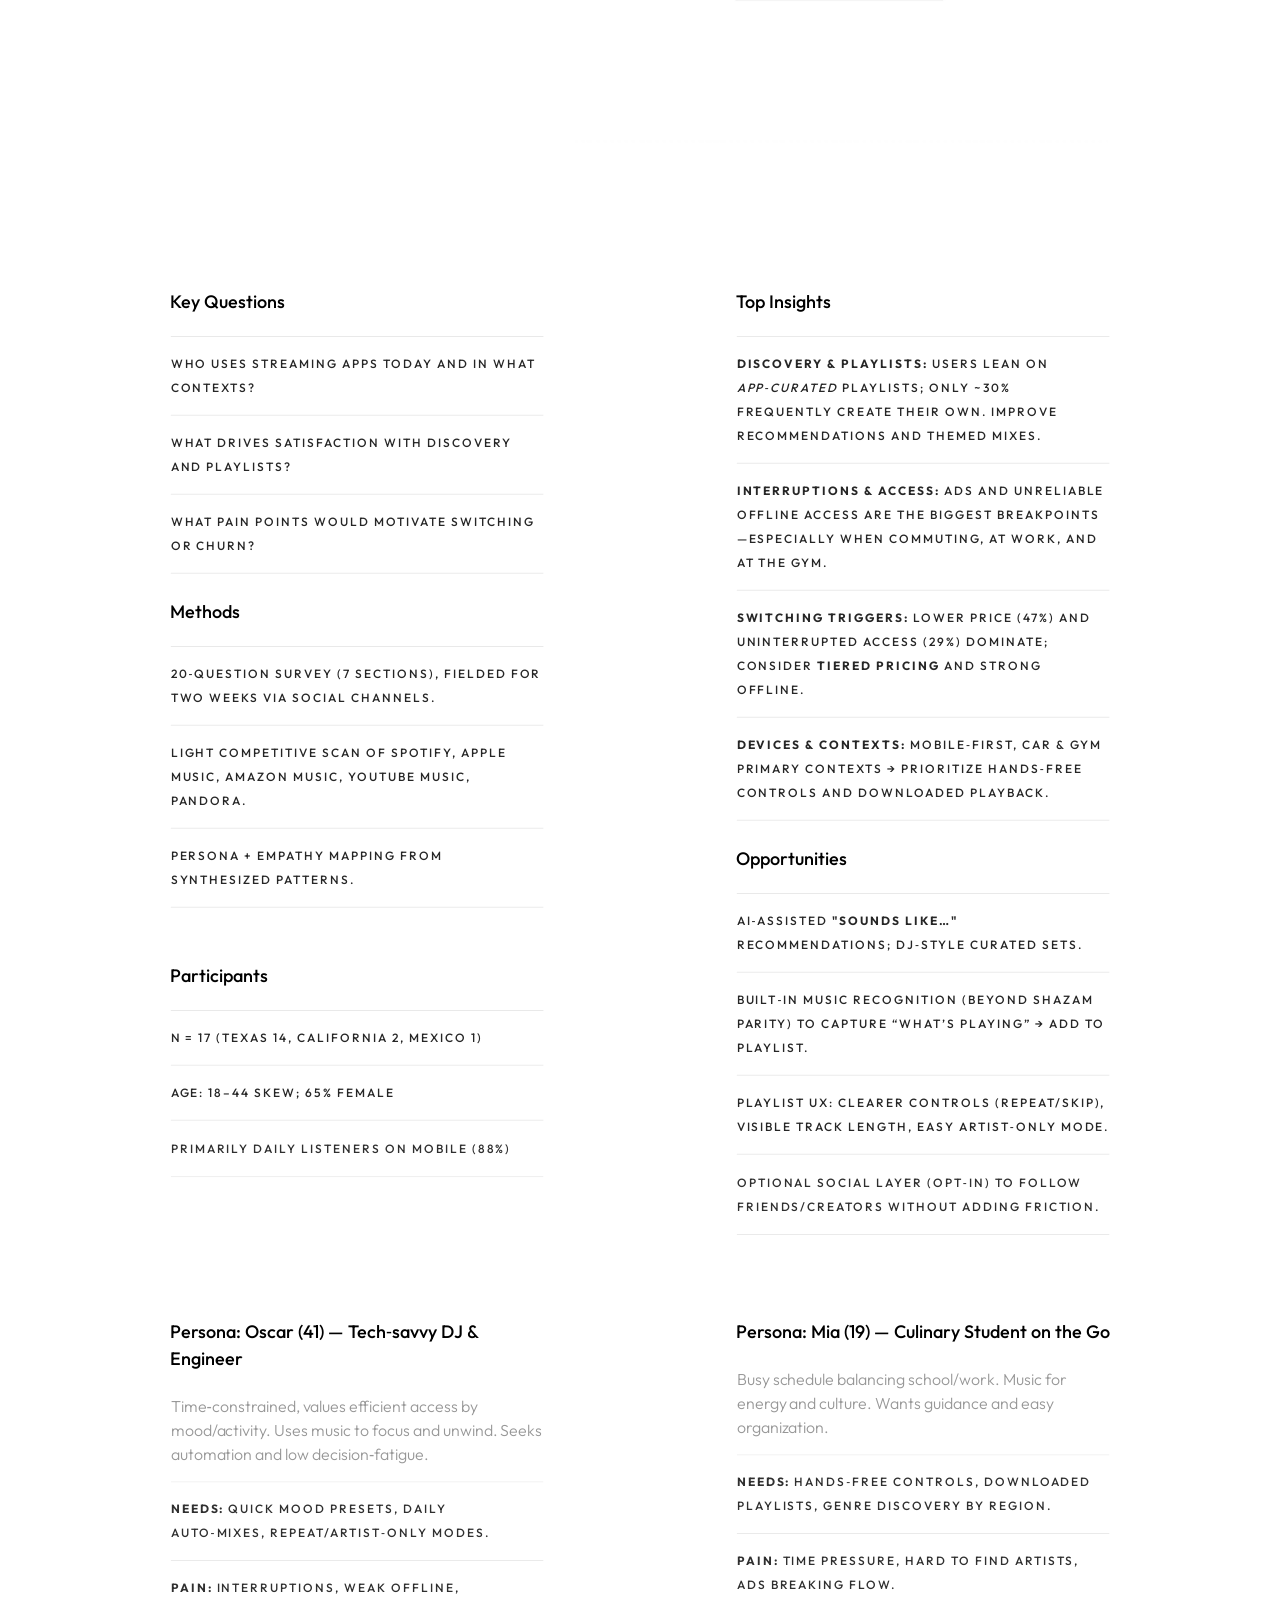
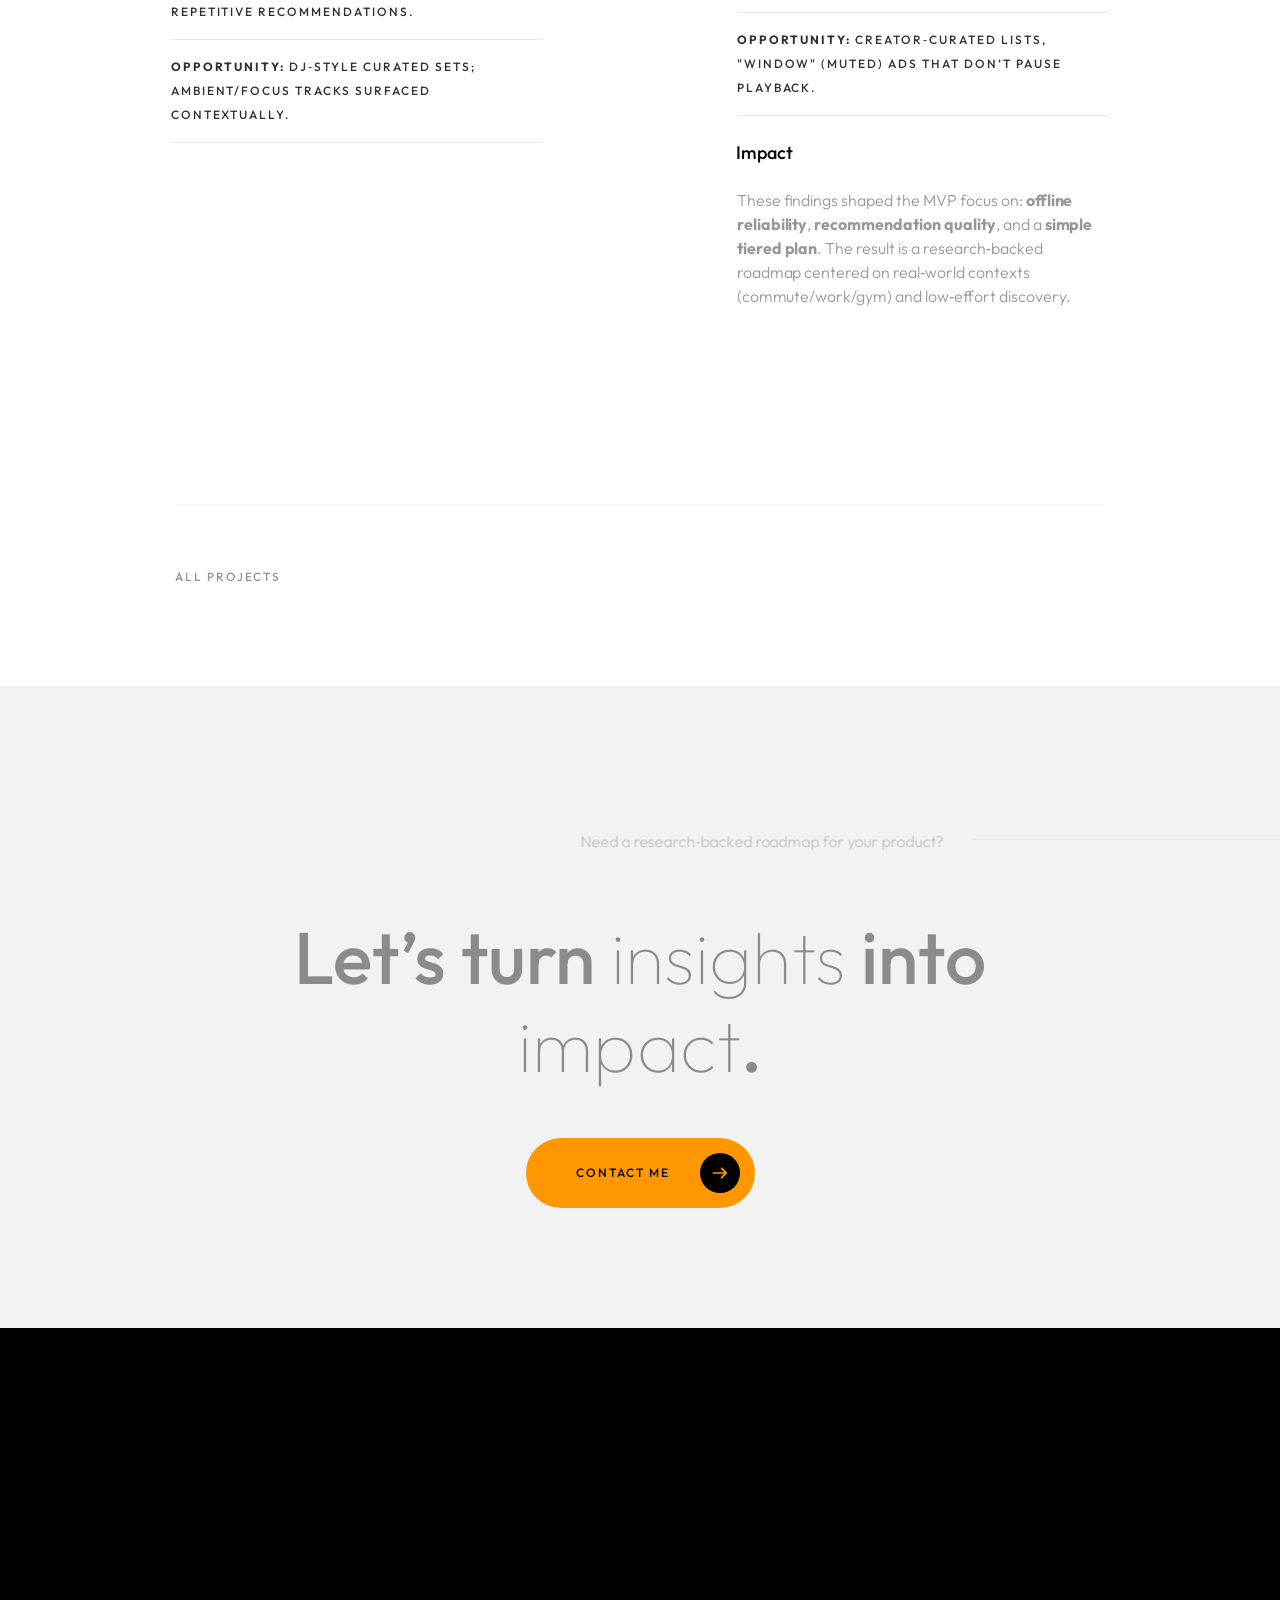
<file: music-streaming-app.html>
<!DOCTYPE html>
<html lang="zxx">
  <head>
    <meta charset="UTF-8" />
    <meta name="viewport" content="width=device-width, initial-scale=1.0" />
    <meta http-equiv="X-UA-Compatible" content="ie=edge" />

    <!-- bootstrap grid css -->
    <link rel="stylesheet" href="css/plugins/bootstrap-grid.css" />
    <!-- font awesome css -->
    <link rel="stylesheet" href="css/plugins/font-awesome.min.css" />
    <!-- swiper css -->
    <link rel="stylesheet" href="css/plugins/swiper.min.css" />
    <!-- fancybox css -->
    <link rel="stylesheet" href="css/plugins/fancybox.min.css" />
    <!-- ashley scss -->
    <link rel="stylesheet" href="css/style.css" />
    <!-- page name -->
    <title>UX Research Music Streaming App</title>
    <link rel="icon" type="image/x-icon" href="img/logo/favicon.png" />
  </head>

  <body>
    <!-- wrapper -->
    <div class="mil-wrapper" id="top">
      <!-- cursor -->
      <div class="mil-ball">
        <span class="mil-icon-1">
          <svg viewBox="0 0 128 128">
            <path
              d="M106.1,41.9c-1.2-1.2-3.1-1.2-4.2,0c-1.2,1.2-1.2,3.1,0,4.2L116.8,61H11.2l14.9-14.9c1.2-1.2,1.2-3.1,0-4.2	c-1.2-1.2-3.1-1.2-4.2,0l-20,20c-1.2,1.2-1.2,3.1,0,4.2l20,20c0.6,0.6,1.4,0.9,2.1,0.9s1.5-0.3,2.1-0.9c1.2-1.2,1.2-3.1,0-4.2	L11.2,67h105.5l-14.9,14.9c-1.2,1.2-1.2,3.1,0,4.2c0.6,0.6,1.4,0.9,2.1,0.9s1.5-0.3,2.1-0.9l20-20c1.2-1.2,1.2-3.1,0-4.2L106.1,41.9	z"
            />
          </svg>
        </span>
        <div class="mil-more-text">More</div>
        <div class="mil-choose-text">Сhoose</div>
      </div>
      <!-- cursor end -->

      <!-- preloader -->
      <div class="mil-preloader">
        <div class="mil-preloader-animation">
          <div class="mil-pos-abs mil-animation-1">
            <p class="mil-h3 mil-muted mil-thin">Creative</p>
            <p class="mil-h3 mil-muted">Thoughtful</p>
            <p class="mil-h3 mil-muted mil-thin">Excellence</p>
          </div>
          <div class="mil-pos-abs mil-animation-2">
            <div class="mil-reveal-frame">
              <p class="mil-reveal-box"></p>
              <p class="mil-h3 mil-muted mil-thin">hectorosunadesign.com</p>
            </div>
          </div>
        </div>
      </div>
      <!-- preloader end -->

      <!-- scrollbar progress -->
      <div class="mil-progress-track">
        <div class="mil-progress"></div>
      </div>
      <!-- scrollbar progress end -->

      <!-- menu -->
      <div class="mil-menu-frame">
        <!-- frame clone -->
        <div class="mil-frame-top">
          <a href="index.html" class="mil-logo"
            ><img src="img/logo/logo-menu.svg"
          /></a>
          <div class="mil-menu-btn">
            <span></span>
          </div>
        </div>
        <!-- frame clone end -->
        <div class="container">
          <div class="mil-menu-content">
            <div class="row">
              <div class="col-xl-5">
                <nav class="mil-main-menu" id="swupMenu">
                  <ul>
                    <li class="mil-has-children">
                      <a href="index.html">Homepage</a>
                    </li>
                    <li class="mil-has-children mil-active">
                      <a href="portfolio.html">Portfolio</a>
                      <ul>
                        <li>
                          <a href="ui-ux-fitnudge.html"
                            >UI/UX Design Fitness App</a
                          >
                        </li>

                        <li><a href="ux-audit.html">UX Audit eCommerce</a></li>
                        <li>
                          <a href="music-streaming-app.html"
                            >UX – Music Streaming App</a
                          >
                        </li>
                        <li>
                          <a href="ui-design.html"
                            >Corporate Landing Page UI Design</a
                          >
                        </li>
                        <li>
                          <a href="ux-user-journey.html">User Journey Map</a>
                        </li>
                        <li>
                          <a href="newsroom.html">Website Redesign Newsroom</a>
                        </li>
                        <li>
                          <a href="Web Design UI Design">web-design.html</a>
                        </li>
                        <li><a href="brand-id.html">Corporate Brands ID</a></li>
                      </ul>
                    </li>
                    <li class="mil-has-children">
                      <a href="about.html">About</a>
                    </li>
                    <li class="mil-has-children">
                      <a href="blog.html">Blogs</a>
                      <ul>
                        <li><a href="blog.html">Blog List</a></li>

                        <li>
                          <a href="jony-ive-ux-design.html"
                            >The Design Leader Who Shaped My Path</a
                          >
                        </li>
                        <li>
                          <a href="journey-ui-design.html"
                            >From Culinary Manager to Visual Designer</a
                          >
                        </li>
                      </ul>
                    </li>
                  </ul>
                </nav>
              </div>
              <div class="col-xl-7">
                <div class="mil-menu-right-frame">
                  <div class="mil-animation-in">
                    <div class="mil-animation-frame">
                      <div
                        class="mil-animation mil-position-1 mil-scale"
                        data-value-1="2"
                        data-value-2="2"
                      ></div>
                    </div>
                  </div>
                  <div class="mil-menu-right">
                    <div class="row"></div>
                    <div class="mil-divider mil-mb-60"></div>
                  </div>
                </div>
              </div>
            </div>
          </div>
        </div>
      </div>
      <!-- menu -->

      <!-- curtain -->
      <div class="mil-curtain"></div>
      <!-- curtain end -->

      <!-- frame -->
      <div class="mil-frame">
        <div class="mil-frame-top">
          <a href="index.html" class="mil-logo"
            ><img src="img/logo/logo.svg"
          /></a>
          <div class="mil-menu-btn">
            <span></span>
          </div>
        </div>
        <div class="mil-frame-bottom">
          <div class="mil-current-page"></div>
          <div class="mil-back-to-top">
            <a href="#top" class="mil-link mil-dark mil-arrow-place">
              <span>Back to top</span>
            </a>
          </div>
        </div>
      </div>
      <!-- frame end -->

      <!-- content -->
      <div class="mil-content">
        <div id="swupMain" class="mil-main-transition">
          <!-- banner -->
          <div class="mil-inner-banner">
            <div class="mil-banner-content mil-up">
              <div class="mil-animation-frame">
                <div
                  class="mil-animation mil-position-4 mil-dark mil-scale"
                  data-value-1="6"
                  data-value-2="1.4"
                ></div>
              </div>
              <div class="container">
                <ul class="mil-breadcrumbs mil-mb-60">
                  <li><a href="index.html">Homepage</a></li>
                  <li><a href="portfolio.html">Portfolio</a></li>
                  <li><a href="music-streaming-app.html">UX Research</a></li>
                </ul>
                <h1 class="mil-mb-60">Music Streaming App <span class="mil-thin">UX Research</span></h1>
                </h1>
                <a
                  href="#project"
                  class="mil-link mil-dark mil-arrow-place mil-down-arrow"
                  ><span>Read more</span></a
                >
              </div>
            </div>
          </div>
          <!-- banner end -->

          <!-- project -->
          <section>
            <div class="container mil-p-120-120" id="project">
              <div class="row justify-content-between mil-mb-120">
                <div class="col-lg-4">
                  <div class="mil-p-0-120">
                    <ul class="mil-service-list mil-dark mil-mb-60">
                      <li class="mil-up">Project: &nbsp;<span class="mil-dark">Music Streaming App — Foundational Research</span></li>
                      <li class="mil-up">Role: &nbsp;<span class="mil-dark">UX Researcher</span></li>
                      <li class="mil-up">Date: &nbsp;<span class="mil-dark">Spring 2025</span></li>
                      <li class="mil-up">Scope: &nbsp;<span class="mil-dark">Survey (n=17), Competitive Scan, Personas & Empathy Maps</span></li>
                    </ul>

                    <h5 class="mil-up mil-mb-30">Objective</h5>
                    <p class="mil-up mil-mb-30">Understand behaviors, pain points, and switching triggers for music streaming users in order to inform MVP features, pricing direction, and discovery/playlists strategy.</p>
                    <p class="mil-up mil-mb-60">This study began with a 20‑question survey (15 required) distributed via social posts and DMs over two weeks. Responses were synthesized into themes and translated into actionable recommendations for the product team.</p>

                    <a data-no-swup href="https://docs.google.com/forms/d/e/1FAIpQLSdrivgfPDqxq3tuLQqrMJigh7RVv0jgrgJnqh9hAsN2xCJP0A/viewform" target="_blank" class="mil-link mil-dark mil-up mil-arrow-place">
                      <span>View the Survey</span>
                    </a>
                    <a data-no-swup href="https://www.figma.com/proto/9YE8iVHG3iXsBahi2TeRcb/PGP-UXD-Assignment---Module-1?page-id=0%3A1&node-id=33-1925&viewport=5459%2C336%2C0.5&t=7iUp1SYCEyDucoi6-1&scaling=contain&content-scaling=fixed&starting-point-node-id=19%3A175" target="_blank" class="mil-link mil-dark mil-up mil-arrow-place">
                      <span>Research Slides (PDF)</span>
                    </a>
                  </div>
                </div>

                <div class="col-lg-7">
                  <!-- Hero research collage -->
                  <div class="mil-image-frame mil-horizontal mil-up mil-mb-30">
                    <!-- Replace with your exported montage/cover -->
                    <img src="img/works/4.jpg" alt="Music research cover" />
                    <a data-fancybox="gallery" data-no-swup href="img/works/4/1.jpg" class="mil-zoom-btn">
                      <img src="img/icons/zoom.svg" alt="zoom" />
                    </a>
                    <!-- Hidden gallery items -->
                    <a data-fancybox="gallery" data-no-swup href="img/works/4/2.jpg" style="display:none"></a>
                    <a data-fancybox="gallery" data-no-swup href="img/works/4/3.jpg" style="display:none"></a>
                    <a data-fancybox="gallery" data-no-swup href="img/works/4/4.jpg" style="display:none"></a>
                    <a data-fancybox="gallery" data-no-swup href="img/works/4/5.jpg" style="display:none"></a>
                    <a data-fancybox="gallery" data-no-swup href="img/works/4/6.jpg" style="display:none"></a>
                    <a data-fancybox="gallery" data-no-swup href="img/works/4/7.jpg" style="display:none"></a>
                  </div>

                  <!-- Charts row 1 -->
                  <div class="mil-image-frame mil-horizontal mil-up mil-mb-30">
                    <img src="img/works/5.jpg" alt="Usage frequency chart" />
                    <a data-fancybox="gallery-usage" data-no-swup href="img/works/5/1.jpg" class="mil-zoom-btn"><img src="img/icons/zoom.svg" alt="zoom" /></a>
                    <a data-fancybox="gallery-usage" data-no-swup href="img/works/5/2.jpg" style="display:none"></a>
                    <a data-fancybox="gallery-usage" data-no-swup href="img/works/5/3.jpg" style="display:none"></a>
                   
                  </div>

                  <!-- Charts row 2 -->
                  <div class="mil-image-frame mil-horizontal mil-up mil-mb-30">
                    <img src="img/works/6.jpg" alt="Platforms used chart" />
                    <a data-fancybox="gallery-platforms" data-no-swup href="img/works/6/1.jpg" class="mil-zoom-btn"><img src="img/icons/zoom.svg" alt="zoom" /></a>
                    <a data-fancybox="gallery-platforms" data-no-swup href="img/works/6/2.jpg" style="display:none"></a>
                    <a data-fancybox="gallery-platforms" data-no-swup href="img/works/6/3.jpg" style="display:none"></a>
                    <a data-fancybox="gallery-platforms" data-no-swup href="img/works/6/4.jpg" style="display:none"></a>
                    
                  </div>

                  <!-- Charts row 3 -->
                   <!--
                  <div class="mil-image-frame mil-horizontal mil-up mil-mb-30">
                    <img src="img/projects/music/chart-frustrations.jpg" alt="Top frustrations chart" />
                    <a data-fancybox="gallery-frustrations" data-no-swup href="img/projects/music/chart-frustrations.jpg" class="mil-zoom-btn"><img src="img/icons/zoom.svg" alt="zoom" /></a>
                    <a data-fancybox="gallery-frustrations" data-no-swup href="img/projects/music/chart-pricing.jpg" style="display:none"></a>
                  </div>-->
                </div>
              </div>

              <!-- findings -->
              <div class="row justify-content-between">
                <div class="col-lg-5 mil-mb-60">
                  <h6 class="mil-mb-15">Key Questions</h6>
                  <ul class="mil-service-list mil-dark mil-mb-30">
                    <li class="mil-up">Who uses streaming apps today and in what contexts?</li>
                    <li class="mil-up">What drives satisfaction with discovery and playlists?</li>
                    <li class="mil-up">What pain points would motivate switching or churn?</li>
                  </ul>

                  <h6 class="mil-mb-15">Methods</h6>
                  <ul class="mil-service-list mil-dark mil-mb-60">
                    <li class="mil-up">20‑question survey (7 sections), fielded for two weeks via social channels.</li>
                    <li class="mil-up">Light competitive scan of Spotify, Apple Music, Amazon Music, YouTube Music, Pandora.</li>
                    <li class="mil-up">Persona + Empathy Mapping from synthesized patterns.</li>
                  </ul>

                  <h6 class="mil-mb-15">Participants</h6>
                  <ul class="mil-service-list mil-dark mil-mb-60">
                    <li class="mil-up">n = 17 (Texas 14, California 2, Mexico 1)</li>
                    <li class="mil-up">Age: 18–44 skew; 65% female</li>
                    <li class="mil-up">Primarily daily listeners on mobile (88%)</li>
                  </ul>
                </div>

                <div class="col-lg-5 mil-mb-60">
                  <h6 class="mil-mb-15">Top Insights</h6>
                  <ul class="mil-service-list mil-dark mil-mb-30">
                    <li class="mil-up"><b>Discovery & Playlists:</b> Users lean on <i>app‑curated</i> playlists; only ~30% frequently create their own. Improve recommendations and themed mixes.</li>
                    <li class="mil-up"><b>Interruptions & Access:</b> Ads and unreliable offline access are the biggest breakpoints—especially when commuting, at work, and at the gym.</li>
                    <li class="mil-up"><b>Switching Triggers:</b> Lower price (47%) and uninterrupted access (29%) dominate; consider <b>tiered pricing</b> and strong offline.</li>
                    <li class="mil-up"><b>Devices & Contexts:</b> Mobile‑first, car & gym primary contexts → prioritize hands‑free controls and downloaded playback.</li>
                  </ul>

                  <h6 class="mil-mb-15">Opportunities</h6>
                  <ul class="mil-service-list mil-dark mil-mb-30">
                    <li class="mil-up">AI‑assisted <b>"Sounds like…"</b> recommendations; DJ‑style curated sets.</li>
                    <li class="mil-up">Built‑in music recognition (beyond Shazam parity) to capture “what’s playing” → add to playlist.</li>
                    <li class="mil-up">Playlist UX: clearer controls (repeat/skip), visible track length, easy artist‑only mode.</li>
                    <li class="mil-up">Optional social layer (opt‑in) to follow friends/creators without adding friction.</li>
                  </ul>
                </div>
              </div>

              <!-- Personas -->
              <div class="row justify-content-between mil-mb-120">
                <div class="col-lg-5 mil-mb-60">
                  <h6 class="mil-mb-15">Persona: Oscar (41) — Tech‑savvy DJ & Engineer</h6>
                  <p class="mil-up mil-mb-15">Time‑constrained, values efficient access by mood/activity. Uses music to focus and unwind. Seeks automation and low decision‑fatigue.</p>
                  <ul class="mil-service-list mil-dark mil-mb-30">
                    <li class="mil-up"><b>Needs:</b> quick mood presets, daily auto‑mixes, repeat/artist‑only modes.</li>
                    <li class="mil-up"><b>Pain:</b> interruptions, weak offline, repetitive recommendations.</li>
                    <li class="mil-up"><b>Opportunity:</b> DJ‑style curated sets; ambient/focus tracks surfaced contextually.</li>
                  </ul>
                 <!--<div class="mil-image-frame mil-horizontal mil-up mil-mb-0">
                    <img src="img/works/7.jpg" alt="Persona Oscar" />
                    <a data-fancybox="personas" data-no-swup href="img/works/7/1.jpg" class="mil-zoom-btn"><img src="img/icons/zoom.svg" alt="zoom" /></a>
                    <a data-fancybox="personas" data-no-swup href="img/works/7/2.jpg" class="mil-zoom-btn"><img src="img/icons/zoom.svg" alt="zoom" /></a>
                  </div>--> 
                </div>
                <div class="col-lg-5 mil-mb-60">
                  <h6 class="mil-mb-15">Persona: Mia (19) — Culinary Student on the Go</h6>
                  <p class="mil-up mil-mb-15">Busy schedule balancing school/work. Music for energy and culture. Wants guidance and easy organization.</p>
                  <ul class="mil-service-list mil-dark mil-mb-30">
                    <li class="mil-up"><b>Needs:</b> hands‑free controls, downloaded playlists, genre discovery by region.</li>
                    <li class="mil-up"><b>Pain:</b> time pressure, hard to find artists, ads breaking flow.</li>
                    <li class="mil-up"><b>Opportunity:</b> creator‑curated lists, "window" (muted) ads that don’t pause playback.</li>
                  </ul>
                  <!--<div class="mil-image-frame mil-horizontal mil-up mil-mb-0">
                    <img src="img/works/8.jpg" alt="Persona Mia" />
                    <a data-fancybox="personas" data-no-swup href="img/works/8/1.jpg" class="mil-zoom-btn"><img src="img/icons/zoom.svg" alt="zoom" /></a>
                    <a data-fancybox="personas" data-no-swup href="img/works/8/2.jpg" class="mil-zoom-btn"><img src="img/icons/zoom.svg" alt="zoom" /></a>
                  </div>-->
                  <h6 class="mil-mb-15">Impact</h6>
                  <p class="mil-up mil-mb-0">These findings shaped the MVP focus on: <b>offline reliability</b>, <b>recommendation quality</b>, and a <b>simple tiered plan</b>. The result is a research‑backed roadmap centered on real‑world contexts (commute/work/gym) and low‑effort discovery.</p>
                </div>
              </div>

              <!-- Works nav -->
              <div class="mil-works-nav mil-up">
                <a href="portfolio.html" class="mil-link mil-dark"><span>All projects</span></a>
              </div>
            </div>
          </section>
          <!-- project end -->

          <!-- call to action -->
          <section class="mil-soft-bg">
            <div class="container mil-p-120-120">
              <div class="row">
                <div class="col-lg-10">
                  <span class="mil-suptitle mil-suptitle-right mil-suptitle-dark mil-up">Need a research‑backed roadmap for your product?</span>
                </div>
              </div>
              <div class="mil-center">
                <h2 class="mil-h1 mil-up">Let’s turn <span class="mil-thin">insights</span> into <span class="mil-thin">impact</span>.</h2>
                <div class="mil-mt-suptitle-offset">
                  <a href="contact.html" class="mil-button mil-arrow-place"><span>Contact Me</span></a>
                </div>
              </div>
            </div>
          </section>
          <!-- call to action end -->

          <!-- footer -->
          <footer class="mil-dark-bg">
            <div class="mi-invert-fix">
              <div class="container mil-p-120-60">
                <div class="row justify-content-between">
                  <div class="col-md-4 col-lg-4 mil-mb-60">
                    <div class="mil-muted mil-logo mil-up mil-mb-30">
                      <img src="img/logo/logo-menu.svg" />
                    </div>

                    <!--<p class="mil-light-soft mil-up mil-mb-30">
                      Subscribe our newsletter:
                    </p>

                    <form class="mil-subscribe-form mil-up">
                      <input type="text" placeholder="Enter our email" />
                      <button
                        type="submit"
                        class="mil-button mil-icon-button-sm mil-arrow-place"
                      ></button>
                    </form>-->
                  </div>
                  <div class="col-md-7 col-lg-6">
                    <div class="row justify-content-end">
                      <div class="col-md-6 col-lg-7">
                        <nav class="mil-footer-menu mil-mb-60">
                          <ul>
                            <li class="mil-up">
                              <a href="index.html">Home</a>
                            </li>
                            <li class="mil-up mil-active">
                              <a href="portfolio.html">Portfolio</a>
                            </li>
                            <li class="mil-up">
                              <a href="about.html">About</a>
                            </li>
                            <li class="mil-up">
                              <a href="contact.html">Contact</a>
                            </li>
                            <li class="mil-up">
                              <a href="blog.html">Blog</a>
                            </li>
                          </ul>
                        </nav>
                      </div>
                      <div class="col-md-6 col-lg-5">
                        <ul class="mil-menu-list mil-up mil-mb-60">
                          <li>
                            <a
                              href="https://www.linkedin.com/in/hector-osuna-570150112/"
                              class="mil-light-soft"
                              target="_blank"
                              >LinkedIn</a
                            >
                          </li>
                          <li>
                            <a
                              href="https://www.instagram.com/pixelosunadesign/"
                              class="mil-light-soft"
                              target="_blank"
                              >Instagram</a
                            >
                          </li>
                          <li>
                            <a
                              href="https://www.behance.net/osunahector"
                              class="mil-light-soft"
                              target="_blank"
                              >Behance</a
                            >
                          </li>
                          <!--<li>
                            <a href="#." class="mil-light-soft">Careers</a>
                          </li>-->
                        </ul>
                      </div>
                    </div>
                  </div>
                </div>

                <div class="row justify-content-between flex-sm-row-reverse">
                  <div class="col-md-7 col-lg-6">
                    <div class="row justify-content-between">
                      <!--
                      <div class="col-md-6 col-lg-5 mil-mb-60">
                        <h6 class="mil-muted mil-up mil-mb-30">Canada</h6>

                        <p class="mil-light-soft mil-up">
                          71 South Los Carneros Road, California
                          <span class="mil-no-wrap">+51 174 705 812</span>
                        </p>
                      </div>
                      -->
                      <!--
                      <div class="col-md-6 col-lg-5 mil-mb-60">
                        <h6 class="mil-muted mil-up mil-mb-30">Germany</h6>

                        <p class="mil-light-soft mil-up">
                          Leehove 40, 2678 MC De Lier, Netherlands
                          <span class="mil-no-wrap">+31 174 705 811</span>
                        </p>
                      </div>
                      -->
                    </div>
                  </div>
                  <div class="col-md-4 col-lg-6 mil-mb-60">
                    <div class="mil-vert-between">
                      <!--
                      <div class="mil-mb-30">
                        <ul class="mil-social-icons mil-up">
                          <li>
                            <a href="#." target="_blank" class="social-icon">
                              <i class="far fa-circle"></i
                            ></a>
                          </li>
                          <li>
                            <a href="#." target="_blank" class="social-icon">
                              <i class="far fa-circle"></i
                            ></a>
                          </li>
                          <li>
                            <a href="#." target="_blank" class="social-icon">
                              <i class="far fa-circle"></i
                            ></a>
                          </li>
                          <li>
                            <a href="#." target="_blank" class="social-icon">
                              <i class="far fa-circle"></i
                            ></a>
                          </li>
                        </ul>
                      </div>-->
                      <p class="mil-light-soft mil-up">
                        © Copyright 2025 - OSUNA Designs. All Rights Reserved.
                      </p>
                    </div>
                  </div>
                </div>
              </div>
            </div>
          </footer>
          <!-- footer end -->

          <!-- hidden elements -->
          <div class="mil-hidden-elements">
            <div class="mil-dodecahedron">
              <div class="mil-pentagon">
                <div></div>
                <div></div>
                <div></div>
                <div></div>
                <div></div>
              </div>
              <div class="mil-pentagon">
                <div></div>
                <div></div>
                <div></div>
                <div></div>
                <div></div>
              </div>
              <div class="mil-pentagon">
                <div></div>
                <div></div>
                <div></div>
                <div></div>
                <div></div>
              </div>
              <div class="mil-pentagon">
                <div></div>
                <div></div>
                <div></div>
                <div></div>
                <div></div>
              </div>
              <div class="mil-pentagon">
                <div></div>
                <div></div>
                <div></div>
                <div></div>
                <div></div>
              </div>
              <div class="mil-pentagon">
                <div></div>
                <div></div>
                <div></div>
                <div></div>
                <div></div>
              </div>
              <div class="mil-pentagon">
                <div></div>
                <div></div>
                <div></div>
                <div></div>
                <div></div>
              </div>
              <div class="mil-pentagon">
                <div></div>
                <div></div>
                <div></div>
                <div></div>
                <div></div>
              </div>
              <div class="mil-pentagon">
                <div></div>
                <div></div>
                <div></div>
                <div></div>
                <div></div>
              </div>
              <div class="mil-pentagon">
                <div></div>
                <div></div>
                <div></div>
                <div></div>
                <div></div>
              </div>
              <div class="mil-pentagon">
                <div></div>
                <div></div>
                <div></div>
                <div></div>
                <div></div>
              </div>
              <div class="mil-pentagon">
                <div></div>
                <div></div>
                <div></div>
                <div></div>
                <div></div>
              </div>
            </div>

            <svg
              xmlns="http://www.w3.org/2000/svg"
              viewBox="0 0 24 24"
              class="mil-arrow"
            >
              <path
                d="M 14 5.3417969 C 13.744125 5.3417969 13.487969 5.4412187 13.292969 5.6367188 L 13.207031 5.7226562 C 12.816031 6.1136563 12.816031 6.7467188 13.207031 7.1367188 L 17.070312 11 L 4 11 C 3.448 11 3 11.448 3 12 C 3 12.552 3.448 13 4 13 L 17.070312 13 L 13.207031 16.863281 C 12.816031 17.254281 12.816031 17.887344 13.207031 18.277344 L 13.292969 18.363281 C 13.683969 18.754281 14.317031 18.754281 14.707031 18.363281 L 20.363281 12.707031 C 20.754281 12.316031 20.754281 11.682969 20.363281 11.292969 L 14.707031 5.6367188 C 14.511531 5.4412187 14.255875 5.3417969 14 5.3417969 z"
              />
            </svg>

            <svg
              width="250"
              viewBox="0 0 300 1404"
              fill="none"
              xmlns="http://www.w3.org/2000/svg"
              class="mil-lines"
            >
              <path
                fill-rule="evenodd"
                clip-rule="evenodd"
                d="M1 892L1 941H299V892C299 809.71 232.29 743 150 743C67.7096 743 1 809.71 1 892ZM0 942H300V892C300 809.157 232.843 742 150 742C67.1573 742 0 809.157 0 892L0 942Z"
                class="mil-move"
              />
              <path
                fill-rule="evenodd"
                clip-rule="evenodd"
                d="M299 146V97L1 97V146C1 228.29 67.7096 295 150 295C232.29 295 299 228.29 299 146ZM300 96L0 96V146C0 228.843 67.1573 296 150 296C232.843 296 300 228.843 300 146V96Z"
                class="mil-move"
              />
              <path
                fill-rule="evenodd"
                clip-rule="evenodd"
                d="M299 1H1V1403H299V1ZM0 0V1404H300V0H0Z"
              />
              <path
                fill-rule="evenodd"
                clip-rule="evenodd"
                d="M150 -4.37115e-08L150 1404L149 1404L149 0L150 -4.37115e-08Z"
              />
              <path
                fill-rule="evenodd"
                clip-rule="evenodd"
                d="M150 1324C232.29 1324 299 1257.29 299 1175C299 1092.71 232.29 1026 150 1026C67.7096 1026 1 1092.71 1 1175C1 1257.29 67.7096 1324 150 1324ZM150 1325C232.843 1325 300 1257.84 300 1175C300 1092.16 232.843 1025 150 1025C67.1573 1025 0 1092.16 0 1175C0 1257.84 67.1573 1325 150 1325Z"
                class="mil-move"
              />
              <path
                fill-rule="evenodd"
                clip-rule="evenodd"
                d="M300 1175H0V1174H300V1175Z"
                class="mil-move"
              />
              <path
                fill-rule="evenodd"
                clip-rule="evenodd"
                d="M150 678C232.29 678 299 611.29 299 529C299 446.71 232.29 380 150 380C67.7096 380 1 446.71 1 529C1 611.29 67.7096 678 150 678ZM150 679C232.843 679 300 611.843 300 529C300 446.157 232.843 379 150 379C67.1573 379 0 446.157 0 529C0 611.843 67.1573 679 150 679Z"
                class="mil-move"
              />
              <path
                fill-rule="evenodd"
                clip-rule="evenodd"
                d="M299 380H1V678H299V380ZM0 379V679H300V379H0Z"
                class="mil-move"
              />
            </svg>
          </div>
          <!-- hidden elements end -->
        </div>
      </div>
      <!-- content -->
    </div>
    <!-- wrapper end -->

    <!-- jQuery js -->
    <script src="js/plugins/jquery.min.js"></script>
    <!-- swup js -->
    <script src="js/plugins/swup.min.js"></script>
    <!-- swiper js -->
    <script src="js/plugins/swiper.min.js"></script>
    <!-- fancybox js -->
    <script src="js/plugins/fancybox.min.js"></script>
    <!-- gsap js -->
    <script src="js/plugins/gsap.min.js"></script>
    <!-- scroll smoother -->
    <script src="js/plugins/smooth-scroll.js"></script>
    <!-- scroll trigger js -->
    <script src="js/plugins/ScrollTrigger.min.js"></script>
    <!-- scroll to js -->
    <script src="js/plugins/ScrollTo.min.js"></script>
    <!-- ashley js -->
    <script src="js/main.js"></script>
  </body>
</html>
</file>
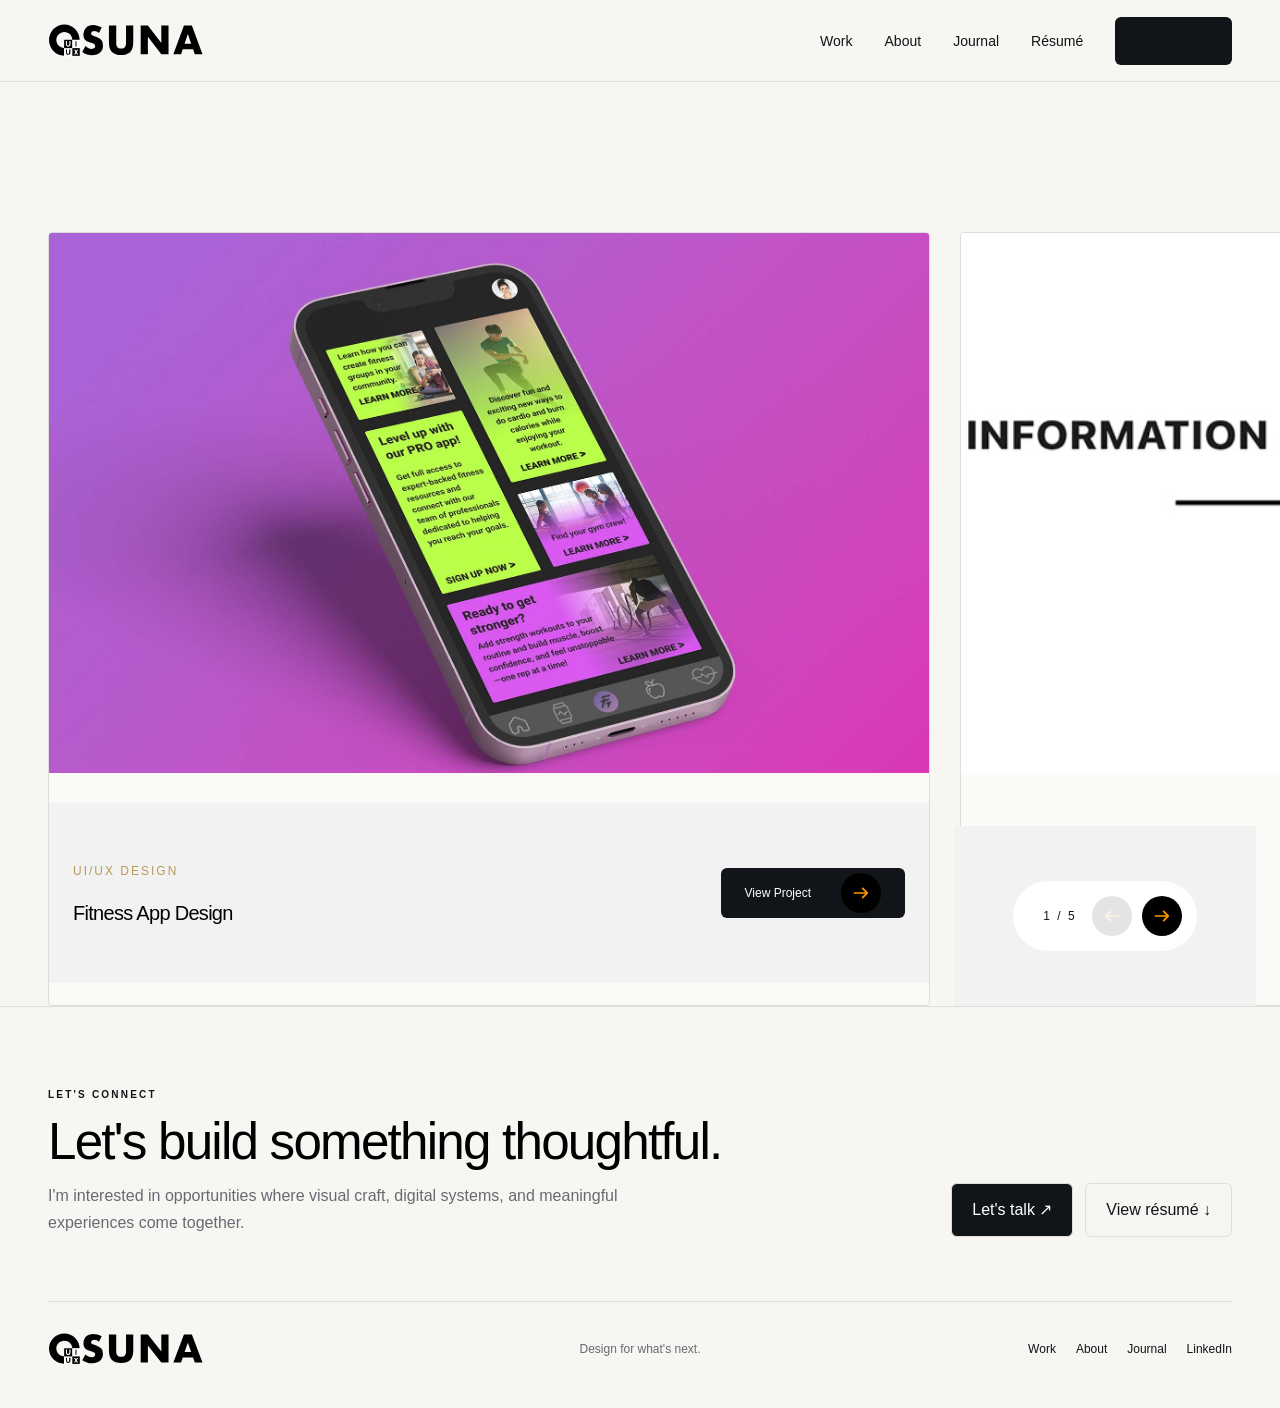
<file: portfolio.html>
<!DOCTYPE html>

<html lang="zxx">
<head>
<meta charset="utf-8"/>
<meta content="width=device-width, initial-scale=1.0" name="viewport"/>
<meta content="ie=edge" http-equiv="X-UA-Compatible"/>
<!-- bootstrap grid css -->
<link href="css/plugins/bootstrap-grid.css" rel="stylesheet"/>
<!-- font awesome css -->
<link href="css/plugins/font-awesome.min.css" rel="stylesheet"/>
<!-- swiper css -->
<link href="css/plugins/swiper.min.css" rel="stylesheet"/>
<!-- fancybox css -->
<link href="css/plugins/fancybox.min.css" rel="stylesheet"/>
<!-- ashley scss -->
<link href="css/style.css" rel="stylesheet"/>
<!-- page name -->
<title>UI/UX Design Portfolio</title>
<link href="img/logo/favicon.png" rel="icon" type="image/x-icon"/>
<link href="css/osuna-pages.css" rel="stylesheet"/></head>
<body class="osuna-refresh"><header class="os-site-header"><a aria-label="Osuna Design home" class="os-brand" href="index.html"><img alt="Osuna Design" src="img/logo/logo.svg"/></a><nav aria-label="Primary" class="os-nav"><a href="portfolio.html">Work</a><a href="about.html">About</a><a href="blog.html">Journal</a><a href="img/resume/UI-UX-Designer-Hector-Osuna.pdf" target="_blank">Résumé</a><a class="os-cta" href="contact.html">Let's talk <span>↗</span></a></nav><button aria-expanded="false" aria-label="Open menu" class="os-menu">☰</button></header>
<!-- wrapper -->
<div class="mil-wrapper" id="top">
<!-- cursor -->
<div class="mil-ball">
<span class="mil-icon-1">
<svg viewbox="0 0 128 128">
<path d="M106.1,41.9c-1.2-1.2-3.1-1.2-4.2,0c-1.2,1.2-1.2,3.1,0,4.2L116.8,61H11.2l14.9-14.9c1.2-1.2,1.2-3.1,0-4.2	c-1.2-1.2-3.1-1.2-4.2,0l-20,20c-1.2,1.2-1.2,3.1,0,4.2l20,20c0.6,0.6,1.4,0.9,2.1,0.9s1.5-0.3,2.1-0.9c1.2-1.2,1.2-3.1,0-4.2	L11.2,67h105.5l-14.9,14.9c-1.2,1.2-1.2,3.1,0,4.2c0.6,0.6,1.4,0.9,2.1,0.9s1.5-0.3,2.1-0.9l20-20c1.2-1.2,1.2-3.1,0-4.2L106.1,41.9	z"></path>
</svg>
</span>
<div class="mil-more-text">More</div>
<div class="mil-choose-text">Сhoose</div>
</div>
<!-- cursor end -->
<!-- preloader -->
<div class="mil-preloader">
<div class="mil-preloader-animation">
<div class="mil-pos-abs mil-animation-1">
<p class="mil-h3 mil-muted mil-thin">Creative</p>
<p class="mil-h3 mil-muted">Thoughtful</p>
<p class="mil-h3 mil-muted mil-thin">Excellence</p>
</div>
<div class="mil-pos-abs mil-animation-2">
<div class="mil-reveal-frame">
<p class="mil-reveal-box"></p>
<p class="mil-h3 mil-muted mil-thin">hectorosunadesign.com</p>
</div>
</div>
</div>
</div>
<!-- preloader end -->
<!-- scrollbar progress -->
<div class="mil-progress-track">
<div class="mil-progress"></div>
</div>
<!-- scrollbar progress end -->
<!-- menu -->
<div class="mil-menu-frame">
<!-- frame clone -->
<div class="mil-frame-top">
<a class="mil-logo" href="index.html"><img src="img/logo/logo-menu.svg"/></a>
<div class="mil-menu-btn">
<span></span>
</div>
</div>
<!-- frame clone end -->
<div class="container">
<div class="mil-menu-content">
<div class="row">
<div class="col-xl-5">
<nav class="mil-main-menu" id="swupMenu">
<ul>
<li class="mil-has-children">
<a href="index.html">Homepage</a>
</li>
<li class="mil-has-children mil-active">
<a href="portfolio.html">Portfolio</a>
<ul>
<!--<li><a href="portfolio.html">Portfolio</a></li>-->
<li>
<a href="ui-ux-fitnudge.html">UI/UX Design Fitness App</a>
</li>
<li><a href="ux-audit.html">UX Audit eCommerce</a></li>
<li>
<a href="music-streaming-app.html">UX – Music Streaming App</a>
</li>
<li>
<a href="ui-design.html">Corporate Landing Page UI Design</a>
</li>
<li>
<a href="ux-user-journey.html">User Journey Map</a>
</li>
<!--<li>
                          <a href="newsroom.html">Website Redesign Newsroom</a>
                        </li>
                        <li>
                          <a href="Web Design UI Design">web-design.html</a>
                        </li>
                        <li><a href="brand-id.html">Corporate Brands ID</a></li>-->
</ul>
</li>
<li class="mil-has-children">
<a href="about.html">About</a>
</li>
<li class="mil-has-children">
<a href="blog.html">Blogs</a>
<ul>
<li><a href="blog.html">Blog List</a></li>
<li>
<a href="jony-ive-ux-design.html">The Design Leader Who Shaped My Path</a>
</li>
<li>
<a href="journey-ui-design.html">From Culinary Manager to Visual Designer</a>
</li>
</ul>
</li>
</ul>
</nav>
</div>
<div class="col-xl-7">
<div class="mil-menu-right-frame">
<div class="mil-animation-in">
<div class="mil-animation-frame">
<div class="mil-animation mil-position-1 mil-scale" data-value-1="2" data-value-2="2"></div>
</div>
</div>
<div class="mil-menu-right">
<div class="row"></div>
<div class="mil-divider mil-mb-60"></div>
</div>
</div>
</div>
</div>
</div>
</div>
</div>
<!-- menu -->
<!-- curtain -->
<div class="mil-curtain"></div>
<!-- curtain end -->
<!-- frame -->
<div class="mil-frame">
<div class="mil-frame-top">
<a class="mil-logo" href="index.html"><img src="img/logo/logo.svg"/></a>
<div class="mil-menu-btn">
<span></span>
</div>
</div>
<div class="mil-frame-bottom">
<div class="mil-current-page"></div>
<div class="mil-back-to-top">
<a class="mil-link mil-dark mil-arrow-place" href="#top">
<span>Back to top</span>
</a>
</div>
</div>
</div>
<!-- frame end -->
<!-- content -->
<div class="mil-content">
<div class="mil-main-transition" id="swupMain">
<!-- portfolio -->
<section class="mil-portfolio-slider-frame">
<div class="mil-animation-frame">
<div class="mil-animation mil-position-4 mil-dark mil-scale" data-value-1="1" data-value-2="2" style="top: -60px; right: -4px"></div>
</div>
<div class="container">
<div class="row align-items-end">
<div class="col-lg-9">
<div class="swiper-container mil-portfolio-slider mil-up">
<div class="swiper-wrapper">
<!--Card 1-->
<div class="swiper-slide">
<div class="mil-portfolio-item mil-slider-item" data-swiper-parallax="-30">
<div class="mil-cover-frame">
<div class="mil-cover" data-swiper-parallax-scale="1.3">
<img alt="cover" src="img/works/15.jpg"/>
</div>
</div>
<div class="mil-descr" data-swiper-parallax-opacity="0" data-swiper-parallax-x="104%">
<div class="mil-descr-text" data-swiper-parallax-opacity="0" data-swiper-parallax-y="100%">
<div class="mil-labels mil-mb-15">
<div class="mil-label mil-upper mil-accent">
                                  UI/UX Design
                                </div>
<div class="mil-label mil-upper"></div>
</div>
<h5>Fitness App Design</h5>
</div>
<div data-swiper-parallax-opacity="0" data-swiper-parallax-y="120">
<a class="mil-button mil-arrow-place" href="ui-ux-fitnudge.html">
<span>View Project</span>
</a>
</div>
</div>
</div>
</div>
<!--End of Card 1-->
<!--Card 2-->
<div class="swiper-slide">
<div class="mil-portfolio-item mil-slider-item" data-swiper-parallax="-30">
<div class="mil-cover-frame">
<div class="mil-cover" data-swiper-parallax-scale="1.3">
<img alt="cover" src="img/works/1.jpg"/>
</div>
</div>
<div class="mil-descr" data-swiper-parallax-opacity="0" data-swiper-parallax-x="104%">
<div class="mil-descr-text" data-swiper-parallax-opacity="0" data-swiper-parallax-y="100%">
<div class="mil-labels mil-mb-15">
<div class="mil-label mil-upper mil-accent">
                                  UI/UX Audit
                                </div>
<div class="mil-label mil-upper">2024-2025</div>
</div>
<h5>eCommerce Website</h5>
</div>
<div data-swiper-parallax-opacity="0" data-swiper-parallax-y="100%">
<a class="mil-button mil-arrow-place" href="ux-audit.html">
<span>View Project</span>
</a>
</div>
</div>
</div>
</div>
<!--End of Card 2-->
<!--Card 3-->
<div class="swiper-slide">
<div class="mil-portfolio-item mil-slider-item" data-swiper-parallax="-30">
<div class="mil-cover-frame">
<div class="mil-cover" data-swiper-parallax-scale="1.3">
<img alt="cover" src="img/works/17.jpg"/>
</div>
</div>
<div class="mil-descr" data-swiper-parallax-opacity="0" data-swiper-parallax-x="104%">
<div class="mil-descr-text" data-swiper-parallax-opacity="0" data-swiper-parallax-y="100%">
<div class="mil-labels mil-mb-15">
<div class="mil-label mil-upper mil-accent">
                                  UX Research
                                </div>
<div class="mil-label mil-upper">2025</div>
</div>
<h5>Music Streaming App Research</h5>
</div>
<div data-swiper-parallax-opacity="0" data-swiper-parallax-y="100%">
<a class="mil-button mil-arrow-place" href="music-streaming-app.html">
<span>View Project</span>
</a>
</div>
</div>
</div>
</div>
<!--End of Card 3-->
<!--Card 4-->
<div class="swiper-slide">
<div class="mil-portfolio-item mil-slider-item" data-swiper-parallax="-30">
<div class="mil-cover-frame">
<div class="mil-cover" data-swiper-parallax-scale="1.3">
<img alt="cover" src="img/works/18.jpg"/>
</div>
</div>
<div class="mil-descr" data-swiper-parallax-opacity="0" data-swiper-parallax-x="104%">
<div class="mil-descr-text" data-swiper-parallax-opacity="0" data-swiper-parallax-y="100%">
<div class="mil-labels mil-mb-15">
<div class="mil-label mil-upper mil-accent">
                                  Corporate UI Brand Page Design
                                </div>
<div class="mil-label mil-upper">2024</div>
</div>
<h5>Bosch Brand Landing Page UI Design</h5>
</div>
<div data-swiper-parallax-opacity="0" data-swiper-parallax-y="100%">
<a class="mil-button mil-arrow-place" href="ui-design.html">
<span>View Project</span>
</a>
</div>
</div>
</div>
</div>
<!--End of Card 4-->
<!--Card 5-->
<div class="swiper-slide">
<div class="mil-portfolio-item mil-slider-item" data-swiper-parallax="-30">
<div class="mil-cover-frame">
<div class="mil-cover" data-swiper-parallax-scale="1.3">
<img alt="cover" src="img/works/19.jpg"/>
</div>
</div>
<div class="mil-descr" data-swiper-parallax-opacity="0" data-swiper-parallax-x="104%">
<div class="mil-descr-text" data-swiper-parallax-opacity="0" data-swiper-parallax-y="100%">
<div class="mil-labels mil-mb-15">
<div class="mil-label mil-upper mil-accent">
                                  UI/UX Research and Design
                                </div>
<div class="mil-label mil-upper">2019</div>
</div>
<h5>Applicant Journey Map</h5>
</div>
<div data-swiper-parallax-opacity="0" data-swiper-parallax-y="100%">
<a class="mil-button mil-arrow-place" href="ux-user-journey.html">
<span>View Project</span>
</a>
</div>
</div>
</div>
</div>
<!--End of Card 5-->
<!--Card 6
                      <div class="swiper-slide">
                        <div
                          class="mil-portfolio-item mil-slider-item"
                          data-swiper-parallax="-30"
                        >
                          <div class="mil-cover-frame">
                            <div
                              class="mil-cover"
                              data-swiper-parallax-scale="1.3"
                            >
                              <img src="img/works/19.jpg" alt="cover" />
                            </div>
                          </div>
                          <div
                            class="mil-descr"
                            data-swiper-parallax-x="104%"
                            data-swiper-parallax-opacity="0"
                          >
                            <div
                              class="mil-descr-text"
                              data-swiper-parallax-y="100%"
                              data-swiper-parallax-opacity="0"
                            >
                              <div class="mil-labels mil-mb-15">
                                <div class="mil-label mil-upper mil-accent">
                                  TECHNOLOGY
                                </div>
                                <div class="mil-label mil-upper">
                                  may 24 2023
                                </div>
                              </div>
                              <h5>Tony's Chocolonely</h5>
                            </div>
                            <div
                              data-swiper-parallax-y="100%"
                              data-swiper-parallax-opacity="0"
                            >
                              <a
                                href="project-6.html"
                                class="mil-button mil-arrow-place"
                              >
                                <span>View Project</span>
                              </a>
                            </div>
                          </div>
                        </div>
                      </div>
                      End of Card 6-->
</div>
</div>
</div>
<div class="col-lg-3 mil-relative">
<div class="mil-portfolio-nav">
<div class="mil-portfolio-btns-frame">
<div class="swiper-portfolio-pagination"></div>
<div class="mil-slider-nav">
<div class="mil-slider-arrow mil-prev mil-portfolio-prev mil-arrow-place"></div>
<div class="mil-slider-arrow mil-portfolio-next mil-arrow-place"></div>
</div>
</div>
</div>
</div>
</div>
</div>
</section>
<!-- portfolio end -->
<!-- hidden elements -->
<div class="mil-hidden-elements">
<div class="mil-dodecahedron">
<div class="mil-pentagon">
<div></div>
<div></div>
<div></div>
<div></div>
<div></div>
</div>
<div class="mil-pentagon">
<div></div>
<div></div>
<div></div>
<div></div>
<div></div>
</div>
<div class="mil-pentagon">
<div></div>
<div></div>
<div></div>
<div></div>
<div></div>
</div>
<div class="mil-pentagon">
<div></div>
<div></div>
<div></div>
<div></div>
<div></div>
</div>
<div class="mil-pentagon">
<div></div>
<div></div>
<div></div>
<div></div>
<div></div>
</div>
<div class="mil-pentagon">
<div></div>
<div></div>
<div></div>
<div></div>
<div></div>
</div>
<div class="mil-pentagon">
<div></div>
<div></div>
<div></div>
<div></div>
<div></div>
</div>
<div class="mil-pentagon">
<div></div>
<div></div>
<div></div>
<div></div>
<div></div>
</div>
<div class="mil-pentagon">
<div></div>
<div></div>
<div></div>
<div></div>
<div></div>
</div>
<div class="mil-pentagon">
<div></div>
<div></div>
<div></div>
<div></div>
<div></div>
</div>
<div class="mil-pentagon">
<div></div>
<div></div>
<div></div>
<div></div>
<div></div>
</div>
<div class="mil-pentagon">
<div></div>
<div></div>
<div></div>
<div></div>
<div></div>
</div>
</div>
<svg class="mil-arrow" viewbox="0 0 24 24" xmlns="http://www.w3.org/2000/svg">
<path d="M 14 5.3417969 C 13.744125 5.3417969 13.487969 5.4412187 13.292969 5.6367188 L 13.207031 5.7226562 C 12.816031 6.1136563 12.816031 6.7467188 13.207031 7.1367188 L 17.070312 11 L 4 11 C 3.448 11 3 11.448 3 12 C 3 12.552 3.448 13 4 13 L 17.070312 13 L 13.207031 16.863281 C 12.816031 17.254281 12.816031 17.887344 13.207031 18.277344 L 13.292969 18.363281 C 13.683969 18.754281 14.317031 18.754281 14.707031 18.363281 L 20.363281 12.707031 C 20.754281 12.316031 20.754281 11.682969 20.363281 11.292969 L 14.707031 5.6367188 C 14.511531 5.4412187 14.255875 5.3417969 14 5.3417969 z"></path>
</svg>
<svg class="mil-lines" fill="none" viewbox="0 0 300 1404" width="250" xmlns="http://www.w3.org/2000/svg">
<path class="mil-move" clip-rule="evenodd" d="M1 892L1 941H299V892C299 809.71 232.29 743 150 743C67.7096 743 1 809.71 1 892ZM0 942H300V892C300 809.157 232.843 742 150 742C67.1573 742 0 809.157 0 892L0 942Z" fill-rule="evenodd"></path>
<path class="mil-move" clip-rule="evenodd" d="M299 146V97L1 97V146C1 228.29 67.7096 295 150 295C232.29 295 299 228.29 299 146ZM300 96L0 96V146C0 228.843 67.1573 296 150 296C232.843 296 300 228.843 300 146V96Z" fill-rule="evenodd"></path>
<path clip-rule="evenodd" d="M299 1H1V1403H299V1ZM0 0V1404H300V0H0Z" fill-rule="evenodd"></path>
<path clip-rule="evenodd" d="M150 -4.37115e-08L150 1404L149 1404L149 0L150 -4.37115e-08Z" fill-rule="evenodd"></path>
<path class="mil-move" clip-rule="evenodd" d="M150 1324C232.29 1324 299 1257.29 299 1175C299 1092.71 232.29 1026 150 1026C67.7096 1026 1 1092.71 1 1175C1 1257.29 67.7096 1324 150 1324ZM150 1325C232.843 1325 300 1257.84 300 1175C300 1092.16 232.843 1025 150 1025C67.1573 1025 0 1092.16 0 1175C0 1257.84 67.1573 1325 150 1325Z" fill-rule="evenodd"></path>
<path class="mil-move" clip-rule="evenodd" d="M300 1175H0V1174H300V1175Z" fill-rule="evenodd"></path>
<path class="mil-move" clip-rule="evenodd" d="M150 678C232.29 678 299 611.29 299 529C299 446.71 232.29 380 150 380C67.7096 380 1 446.71 1 529C1 611.29 67.7096 678 150 678ZM150 679C232.843 679 300 611.843 300 529C300 446.157 232.843 379 150 379C67.1573 379 0 446.157 0 529C0 611.843 67.1573 679 150 679Z" fill-rule="evenodd"></path>
<path class="mil-move" clip-rule="evenodd" d="M299 380H1V678H299V380ZM0 379V679H300V379H0Z" fill-rule="evenodd"></path>
</svg>
</div>
<!-- hidden elements end -->
</div>
</div>
<!-- content -->
</div>
<!-- wrapper end -->
<!-- jQuery js -->
<script src="js/plugins/jquery.min.js"></script>
<!-- swup js -->
<script src="js/plugins/swup.min.js"></script>
<!-- swiper js -->
<script src="js/plugins/swiper.min.js"></script>
<!-- fancybox js -->
<script src="js/plugins/fancybox.min.js"></script>
<!-- gsap js -->
<script src="js/plugins/gsap.min.js"></script>
<!-- scroll smoother -->
<script src="js/plugins/smooth-scroll.js"></script>
<!-- scroll trigger js -->
<script src="js/plugins/ScrollTrigger.min.js"></script>
<!-- scroll to js -->
<script src="js/plugins/ScrollTo.min.js"></script>
<!-- ashley js -->
<script src="js/main.js"></script>
<footer class="os-page-footer"><div class="os-footer-top"><div><div class="os-kicker">Let's connect</div><h2>Let's build something thoughtful.</h2><p>I'm interested in opportunities where visual craft, digital systems, and meaningful experiences come together.</p></div><div class="os-footer-actions"><a class="os-footer-btn primary" href="contact.html">Let's talk ↗</a><a class="os-footer-btn" href="img/resume/UI-UX-Designer-Hector-Osuna.pdf" target="_blank">View résumé ↓</a></div></div><div class="os-footer-bottom"><a class="os-brand" href="index.html"><img alt="Osuna Design" src="img/logo/logo.svg"/></a><span>Design for what's next.</span><div class="os-footer-links"><a href="portfolio.html">Work</a><a href="about.html">About</a><a href="blog.html">Journal</a><a href="https://www.linkedin.com/in/hector-osuna-570150112/" rel="noreferrer" target="_blank">LinkedIn</a></div></div></footer><script>document.addEventListener('DOMContentLoaded',()=>{const b=document.querySelector('.os-menu'),n=document.querySelector('.os-nav');if(b&&n)b.addEventListener('click',()=>{n.classList.toggle('open');b.setAttribute('aria-expanded',n.classList.contains('open'));});});</script></body>
</html>
</file>
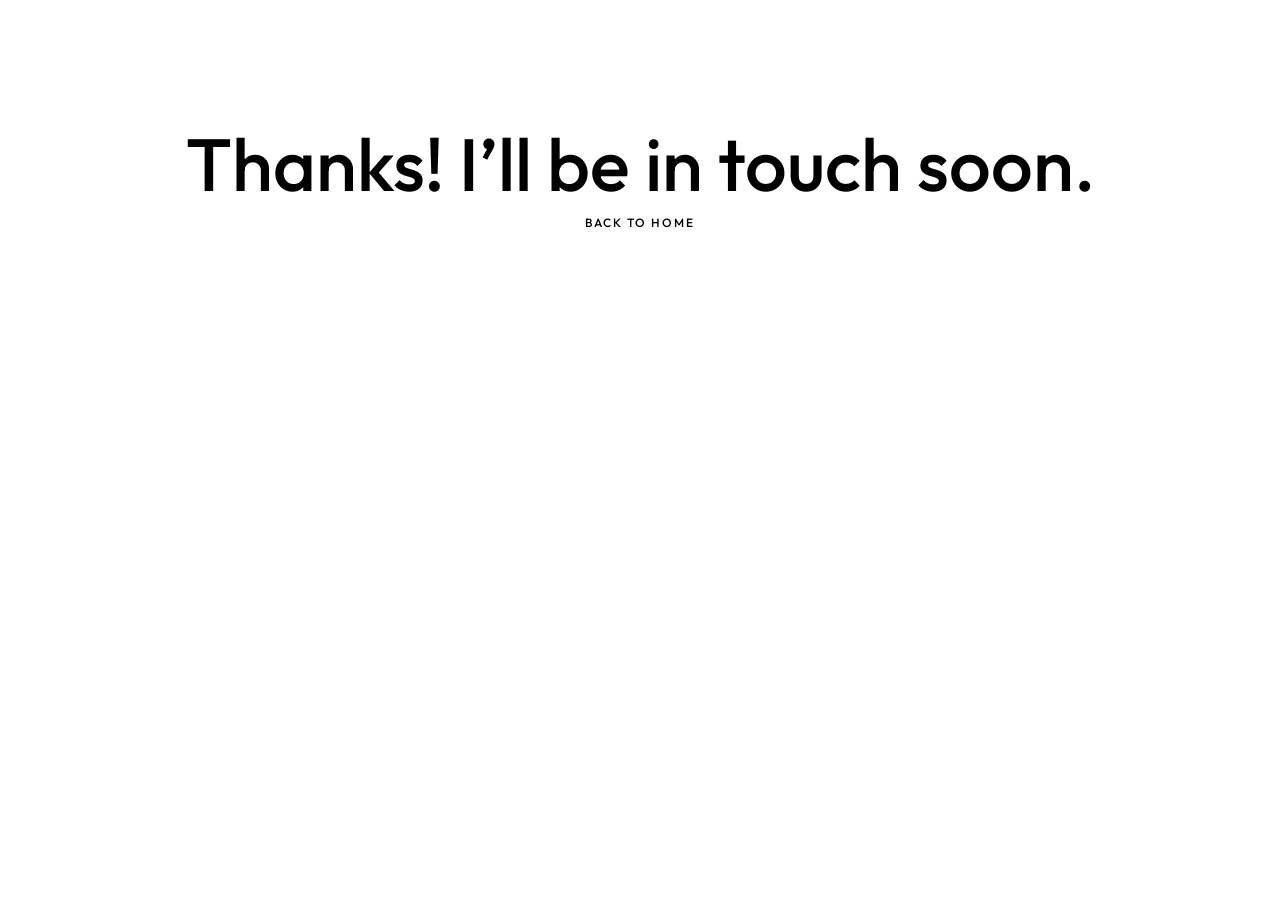
<file: thanks.html>
<!doctype html><html><head><meta charset="utf-8"><title>Thanks!</title>
<link rel="stylesheet" href="css/style.css"></head>
<body><div class="container mil-p-120-120 mil-center">
<h1>Thanks! I’ll be in touch soon.</h1>
<a href="index.html" class="mil-link mil-dark mil-arrow-place"><span>Back to Home</span></a>
</div></body></html>
</file>
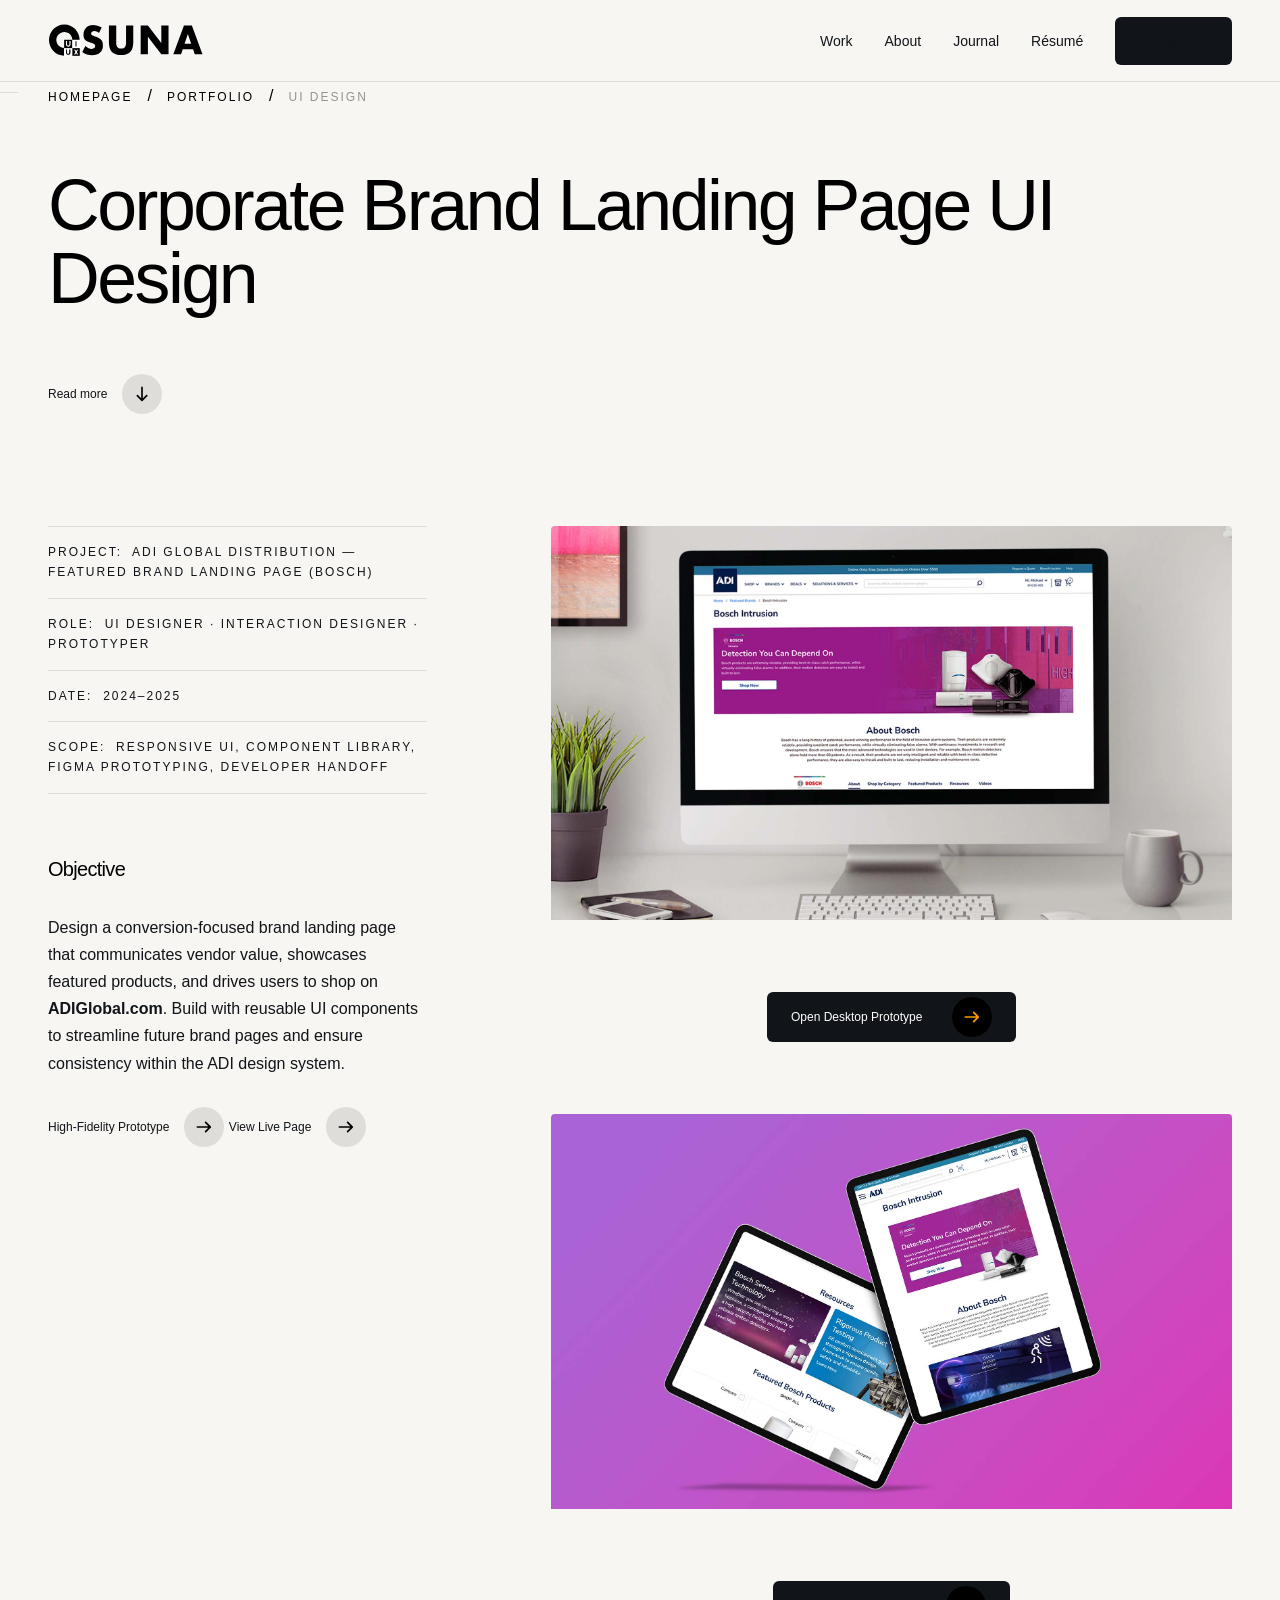
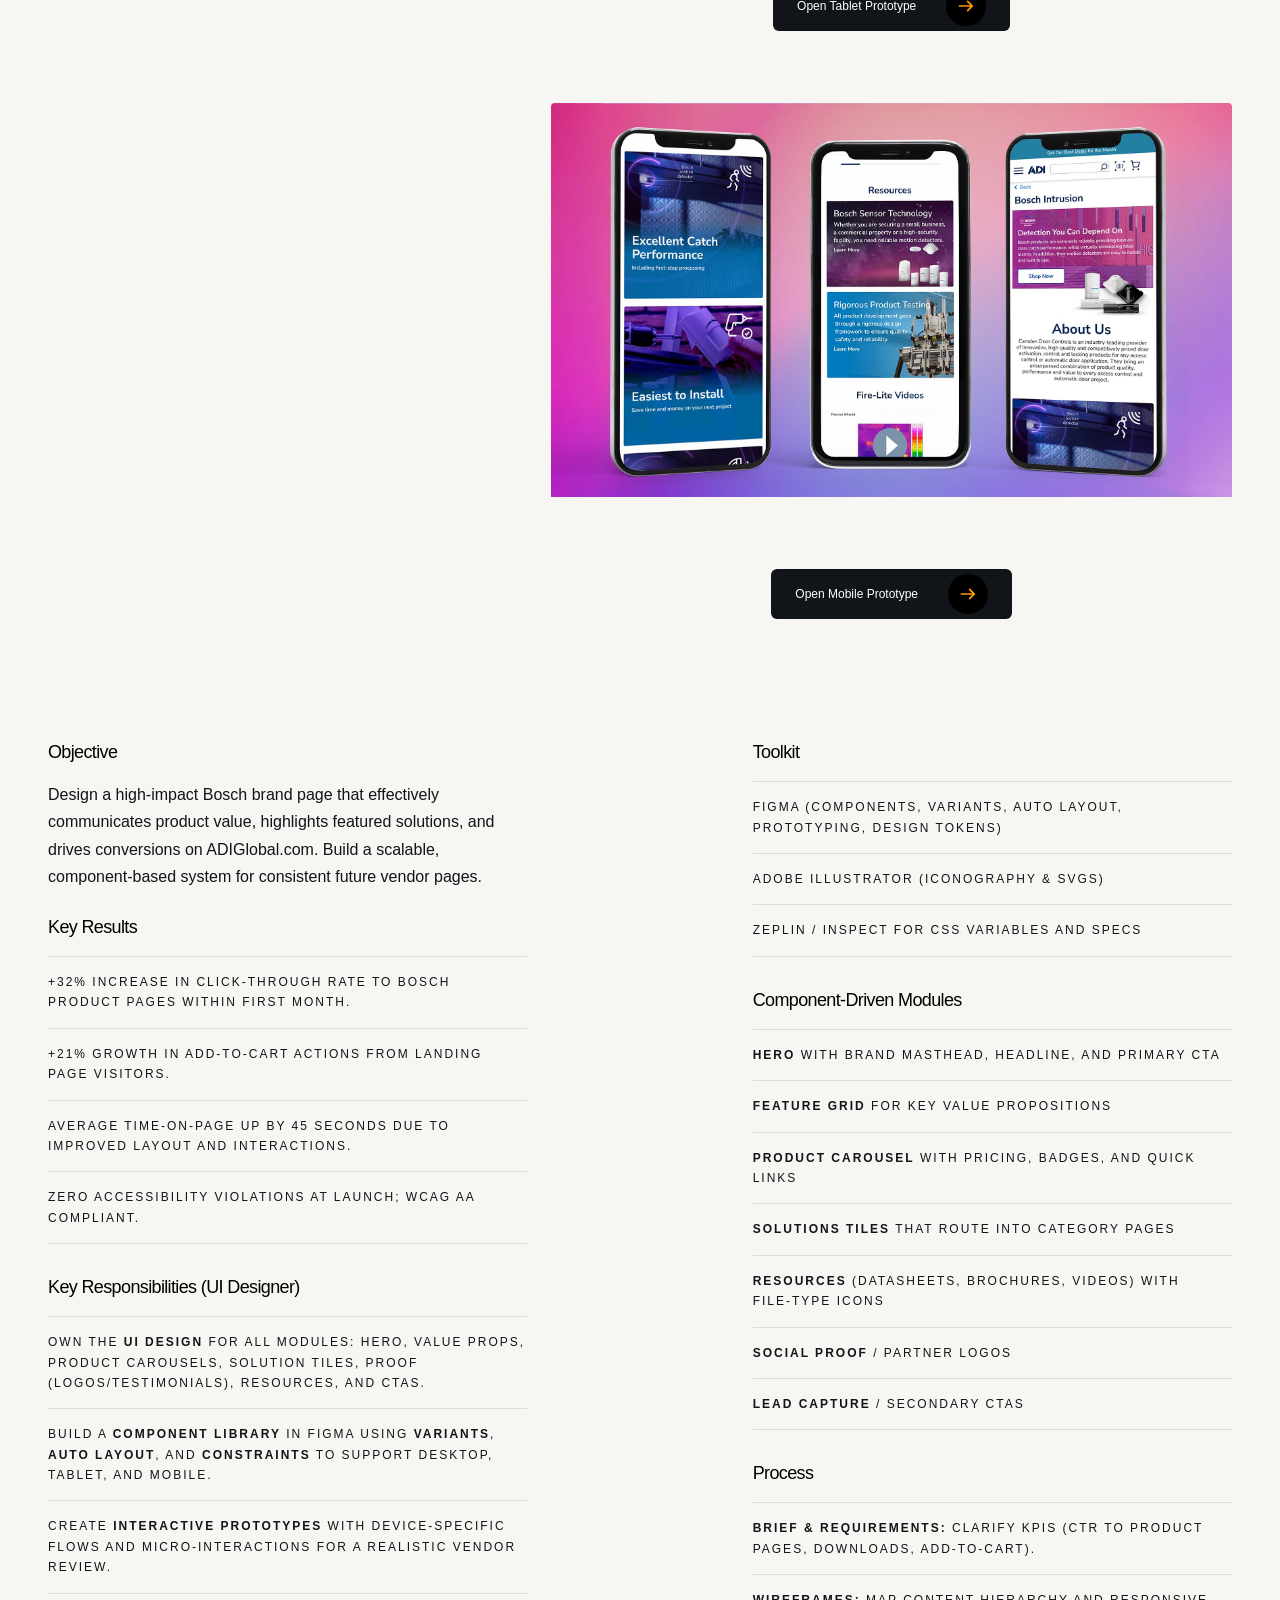
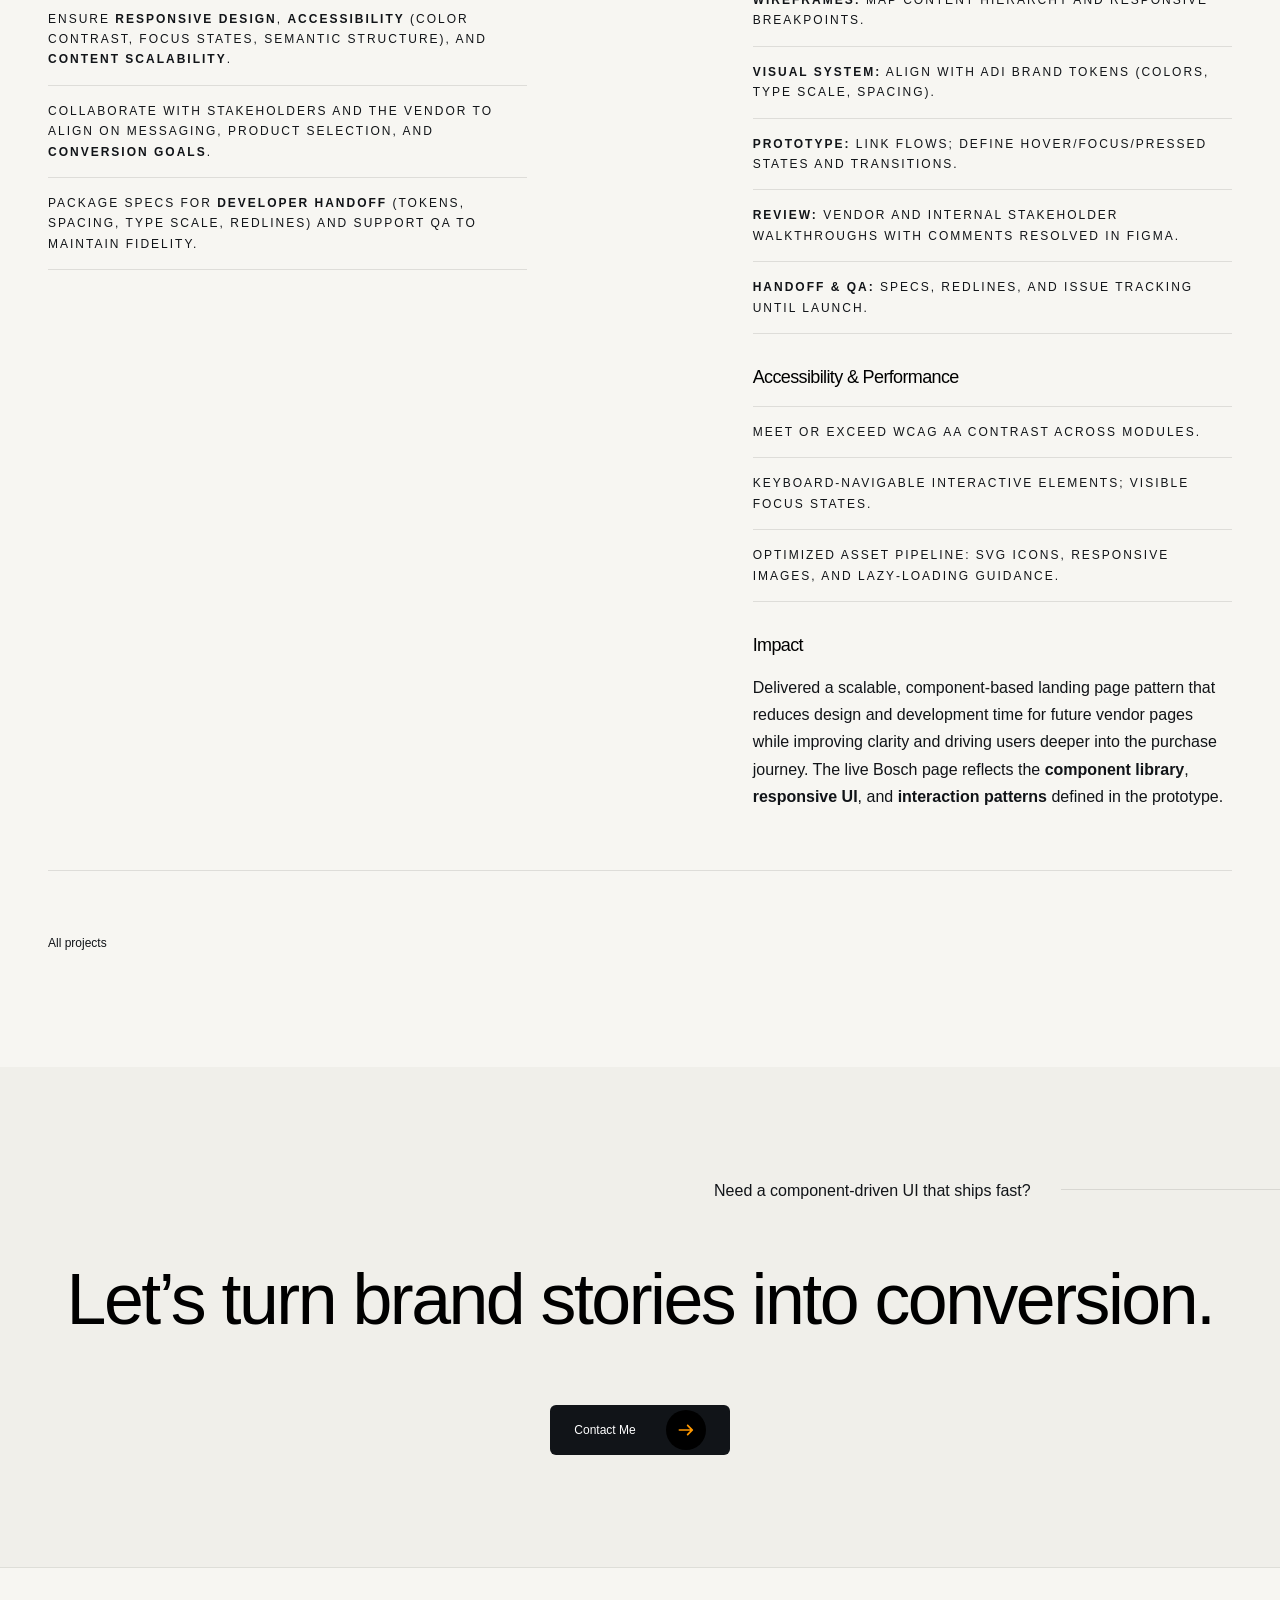
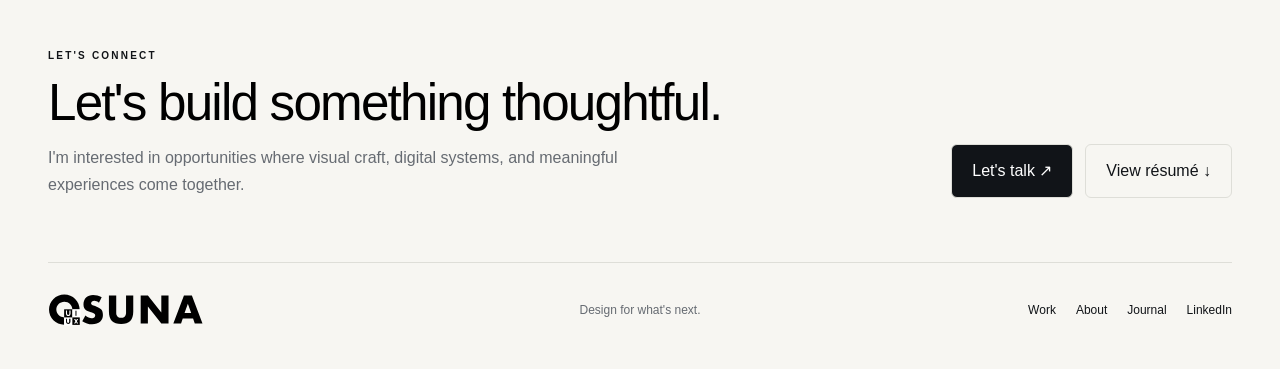
<file: ui-design.html>
<!DOCTYPE html>

<html lang="zxx">
<head>
<meta charset="utf-8"/>
<meta content="width=device-width, initial-scale=1.0" name="viewport"/>
<meta content="ie=edge" http-equiv="X-UA-Compatible"/>
<!-- bootstrap grid css -->
<link href="css/plugins/bootstrap-grid.css" rel="stylesheet"/>
<!-- font awesome css -->
<link href="css/plugins/font-awesome.min.css" rel="stylesheet"/>
<!-- swiper css -->
<link href="css/plugins/swiper.min.css" rel="stylesheet"/>
<!-- fancybox css -->
<link href="css/plugins/fancybox.min.css" rel="stylesheet"/>
<!-- ashley scss -->
<link href="css/style.css" rel="stylesheet"/>
<!-- page name -->
<title>Corporate Landing Page UI Design — ADI Global Distribution</title>
<link href="img/logo/favicon.png" rel="icon" type="image/x-icon"/>
<link href="css/osuna-pages.css" rel="stylesheet"/></head>
<body class="osuna-refresh"><header class="os-site-header"><a aria-label="Osuna Design home" class="os-brand" href="index.html"><img alt="Osuna Design" src="img/logo/logo.svg"/></a><nav aria-label="Primary" class="os-nav"><a href="portfolio.html">Work</a><a href="about.html">About</a><a href="blog.html">Journal</a><a href="img/resume/UI-UX-Designer-Hector-Osuna.pdf" target="_blank">Résumé</a><a class="os-cta" href="contact.html">Let's talk <span>↗</span></a></nav><button aria-expanded="false" aria-label="Open menu" class="os-menu">☰</button></header>
<!-- wrapper -->
<div class="mil-wrapper" id="top">
<!-- cursor -->
<div class="mil-ball">
<span class="mil-icon-1">
<svg viewbox="0 0 128 128">
<path d="M106.1,41.9c-1.2-1.2-3.1-1.2-4.2,0c-1.2,1.2-1.2,3.1,0,4.2L116.8,61H11.2l14.9-14.9c1.2-1.2,1.2-3.1,0-4.2	c-1.2-1.2-3.1-1.2-4.2,0l-20,20c-1.2,1.2-1.2,3.1,0,4.2l20,20c0.6,0.6,1.4,0.9,2.1,0.9s1.5-0.3,2.1-0.9c1.2-1.2,1.2-3.1,0-4.2	L11.2,67h105.5l-14.9,14.9c-1.2,1.2-1.2,3.1,0,4.2c0.6,0.6,1.4,0.9,2.1,0.9s1.5-0.3,2.1-0.9l20-20c1.2-1.2,1.2-3.1,0-4.2L106.1,41.9	z"></path>
</svg>
</span>
<div class="mil-more-text">More</div>
<div class="mil-choose-text">Сhoose</div>
</div>
<!-- cursor end -->
<!-- preloader -->
<div class="mil-preloader">
<div class="mil-preloader-animation">
<div class="mil-pos-abs mil-animation-1">
<p class="mil-h3 mil-muted mil-thin">Creative</p>
<p class="mil-h3 mil-muted">Thoughtful</p>
<p class="mil-h3 mil-muted mil-thin">Excellence</p>
</div>
<div class="mil-pos-abs mil-animation-2">
<div class="mil-reveal-frame">
<p class="mil-reveal-box"></p>
<p class="mil-h3 mil-muted mil-thin">hectorosunadesign.com</p>
</div>
</div>
</div>
</div>
<!-- preloader end -->
<!-- scrollbar progress -->
<div class="mil-progress-track">
<div class="mil-progress"></div>
</div>
<!-- scrollbar progress end -->
<!-- menu -->
<div class="mil-menu-frame">
<!-- frame clone -->
<div class="mil-frame-top">
<a class="mil-logo" href="index.html"><img src="img/logo/logo-menu.svg"/></a>
<div class="mil-menu-btn">
<span></span>
</div>
</div>
<!-- frame clone end -->
<div class="container">
<div class="mil-menu-content">
<div class="row">
<div class="col-xl-5">
<nav class="mil-main-menu" id="swupMenu">
<ul>
<li class="mil-has-children">
<a href="index.html">Homepage</a>
<!--
                      <ul>
                        <li><a href="home-1.html">Landing page</a></li>
                        <li><a href="home-2.html">Personal</a></li>
                        <li><a href="portfolio-3.html">Portfolio slider</a></li>
                      </ul>
                    --></li>
<li class="mil-has-children mil-active">
<a class="js-menu-parent" data-no-swup="" href="portfolio.html">Portfolio</a>
<ul>
<!--<li><a href="portfolio.html">Portfolio</a></li>-->
<li><a href="ui-ux-fitnudge.html">UI/UX Design Fitness App</a></li>
<li><a href="ux-audit.html">UX Audit eCommerce</a></li>
<li><a href="music-streaming-app.html">UX – Music Streaming App</a></li>
<li><a href="ui-design.html">Corporate Landing Page UI Design</a></li>
<li><a href="ux-user-journey.html">User Journey Map</a></li>
<!--<li><a href="newsroom.html">Website Redesign Newsroom</a></li>
                          <li><a href="brand-id.html">Corporate Brands ID</a></li>-->
</ul>
</li>
<li class="mil-has-children">
<a href="about.html">About</a>
<!--
                      <ul>
                        <li><a href="services.html">Services List</a></li>
                        <li><a href="service.html">Single service</a></li>
                      </ul>
                    --></li>
<li class="mil-has-children">
<a href="blog.html">Blogs</a>
<ul>
<li><a href="blog.html">Blog List</a></li>
<li>
<a href="jony-ive-ux-design.html">The Design Leader Who Shaped My Path</a>
</li>
<li>
<a href="journey-ui-design.html">From Culinary Manager to Visual Designer</a>
</li>
</ul>
</li>
<!--
                    <li class="mil-has-children">
                      <a href="#.">Other pages</a>
                      <ul>
                        <li><a href="team.html">Team</a></li>
                        <li><a href="contact.html">Contact</a></li>
                        <li><a href="404.html">404</a></li>
                      </ul>
                    </li>
                -->
</ul>
</nav>
</div>
<div class="col-xl-7">
<div class="mil-menu-right-frame">
<div class="mil-animation-in">
<div class="mil-animation-frame">
<div class="mil-animation mil-position-1 mil-scale" data-value-1="2" data-value-2="2"></div>
</div>
</div>
<div class="mil-menu-right">
<div class="row">
<!--
                      <div class="col-lg-8 mil-mb-60">
                        <h6 class="mil-muted mil-mb-30">Projects</h6>

                        <ul class="mil-menu-list">
                          <li>
                            <a href="project-1.html" class="mil-light-soft"
                              >Interior design studio</a
                            >
                          </li>
                          <li>
                            <a href="project-2.html" class="mil-light-soft"
                              >Home Security Camera</a
                            >
                          </li>
                          <li>
                            <a href="project-3.html" class="mil-light-soft"
                              >Kemia Honest Skincare</a
                            >
                          </li>
                          <li>
                            <a href="project-4.html" class="mil-light-soft"
                              >Cascade of Lava</a
                            >
                          </li>
                          <li>
                            <a href="project-5.html" class="mil-light-soft"
                              >Air Pro by Molekule</a
                            >
                          </li>
                          <li>
                            <a href="project-6.html" class="mil-light-soft"
                              >Tony's Chocolonely</a
                            >
                          </li>
                        </ul>
                      </div>
                    -->
<!--
                      <div class="col-lg-4 mil-mb-60">
                        <h6 class="mil-muted mil-mb-30">Useful links</h6>

                        <ul class="mil-menu-list">
                          <li>
                            <a href="#." class="mil-light-soft"
                              >Privacy Policy</a
                            >
                          </li>
                          <li>
                            <a href="#." class="mil-light-soft"
                              >Terms and conditions</a
                            >
                          </li>
                          <li>
                            <a href="#." class="mil-light-soft"
                              >Cookie Policy</a
                            >
                          </li>
                          <li>
                            <a href="#." class="mil-light-soft">Careers</a>
                          </li>
                        </ul>
                      </div>
-->
</div>
<div class="mil-divider mil-mb-60"></div>
<!--
                    <div class="row justify-content-between">
                      <div class="col-lg-4 mil-mb-60">
                        <h6 class="mil-muted mil-mb-30">Canada</h6>

                        <p class="mil-light-soft mil-up">
                          71 South Los Carneros Road, California
                          <span class="mil-no-wrap">+51 174 705 812</span>
                        </p>
                      </div>
                      <div class="col-lg-4 mil-mb-60">
                        <h6 class="mil-muted mil-mb-30">Germany</h6>

                        <p class="mil-light-soft">
                          Leehove 40, 2678 MC De Lier, Netherlands
                          <span class="mil-no-wrap">+31 174 705 811</span>
                        </p>
                      </div>
                    </div>
                                -->
</div>
</div>
</div>
</div>
</div>
</div>
</div>
<!-- menu -->
<!-- curtain -->
<div class="mil-curtain"></div>
<!-- curtain end -->
<!-- frame -->
<div class="mil-frame">
<div class="mil-frame-top">
<a class="mil-logo" href="index.html"><img src="img/logo/logo.svg"/></a>
<div class="mil-menu-btn">
<span></span>
</div>
</div>
<div class="mil-frame-bottom">
<div class="mil-current-page"></div>
<div class="mil-back-to-top">
<a class="mil-link mil-dark mil-arrow-place" href="#top">
<span>Back to top</span>
</a>
</div>
</div>
</div>
<!-- frame end -->
<!-- content -->
<div class="mil-content">
<div class="mil-main-transition" id="swupMain">
<!-- banner -->
<div class="mil-inner-banner">
<div class="mil-banner-content mil-up">
<div class="mil-animation-frame">
<div class="mil-animation mil-position-4 mil-dark mil-scale" data-value-1="6" data-value-2="1.4"></div>
</div>
<div class="container">
<ul class="mil-breadcrumbs mil-mb-60">
<li><a href="index.html">Homepage</a></li>
<li><a href="portfolio.html">Portfolio</a></li>
<li><a href="ui-design.html">UI Design</a></li>
</ul>
<h1 class="mil-mb-60">Corporate Brand Landing Page <span class="mil-thin">UI Design</span></h1>

<a class="mil-link mil-dark mil-arrow-place mil-down-arrow" href="#project"><span>Read more</span></a>
</div>
</div>
</div>
<!-- banner end -->
<!-- project -->
<section>
<div class="container mil-p-120-120" id="project">
<div class="row justify-content-between mil-mb-120">
<div class="col-lg-4">
<div class="mil-p-0-120">
<ul class="mil-service-list mil-dark mil-mb-60">
<li class="mil-up">Project:  <span class="mil-dark">ADI Global Distribution — Featured Brand Landing Page (Bosch)</span></li>
<li class="mil-up">Role:  <span class="mil-dark">UI Designer · Interaction Designer · Prototyper</span></li>
<li class="mil-up">Date:  <span class="mil-dark">2024–2025</span></li>
<li class="mil-up">Scope:  <span class="mil-dark">Responsive UI, Component Library, Figma Prototyping, Developer Handoff</span></li>
</ul>
<h5 class="mil-up mil-mb-30">Objective</h5>
<p class="mil-up mil-mb-30">Design a conversion‑focused brand landing page that communicates vendor value, showcases featured products, and drives users to shop on <b>ADIGlobal.com</b>. Build with reusable UI components to streamline future brand pages and ensure consistency within the ADI design system.</p>
<a class="mil-link mil-dark mil-up mil-arrow-place" data-no-swup="" href="https://www.figma.com/proto/Ax3tqWkZl6upD4za8Ehj16/Bosch-High-Fidelity-Prototype?page-id=0%3A1&amp;node-id=0-6065&amp;viewport=-1860%2C696%2C0.5&amp;t=Q7EFXq7mdvUc9X1Q-1&amp;scaling=min-zoom&amp;content-scaling=fixed" target="_blank">
<span>High-Fidelity Prototype</span>
</a>
<a class="mil-link mil-dark mil-up mil-arrow-place" data-no-swup="" href="https://www.adiglobaldistribution.us/catalog/featured-brands/bosch" target="_blank"><span>View Live Page</span></a>
</div>
</div>
<div class="col-lg-7">
<!-- Desktop (was clickable-frame) -->
<div class="mil-up mil-mb-40">
<div class="mil-image-frame mil-horizontal">
<img alt="Bosch landing page — desktop high-fidelity prototype" src="img/works/13.jpg"/>
</div><br/>
<div class="mil-mt-20" style="text-align:center">
<a class="mil-button mil-arrow-place" data-no-swup="" href="https://www.figma.com/proto/Ax3tqWkZl6upD4za8Ehj16/Bosch-High-Fidelity-Prototype?page-id=0%3A1&amp;node-id=0-6065&amp;viewport=-1860%2C696%2C0.5&amp;t=Q7EFXq7mdvUc9X1Q-1&amp;scaling=min-zoom&amp;content-scaling=fixed" rel="noopener" target="_blank">
<span>Open Desktop Prototype</span>
</a>
</div>
</div><br/><br/><br/>
<!-- Tablet (was clickable-frame) -->
<div class="mil-up mil-mb-40">
<div class="mil-image-frame mil-horizontal">
<img alt="Bosch landing page — tablet high-fidelity prototype" src="img/works/12.jpg"/>
</div><br/>
<div class="mil-mt-20" style="text-align:center">
<a class="mil-button mil-arrow-place" data-no-swup="" href="https://www.figma.com/proto/9jcDsuigfJNR1s3DjCasom/Bosch-High-Fidelity-Prototype-Tablet?page-id=0%3A1&amp;node-id=0-6286&amp;viewport=732%2C563%2C0.11&amp;t=Our8pw6rKY6Gvrlr-1&amp;scaling=min-zoom&amp;content-scaling=fixed" rel="noopener" target="_blank">
<span>Open Tablet Prototype</span>
</a>
</div>
</div><br/><br/><br/>
<!-- Mobile (was clickable-frame) -->
<div class="mil-up mil-mb-40">
<div class="mil-image-frame mil-horizontal">
<img alt="Bosch landing page — mobile high-fidelity prototype" src="img/works/11.jpg"/>
</div><br/>
<div class="mil-mt-20" style="text-align:center">
<a class="mil-button mil-arrow-place" data-no-swup="" href="https://www.figma.com/proto/e6EvGSN2X1qZAFo1Bqy3nv/Bosch-High-Fidelity-Prototype-Mobile?page-id=0%3A1&amp;node-id=0-6656&amp;viewport=684%2C377%2C0.11&amp;t=UL9qLNXKIKYoT29V-1&amp;scaling=min-zoom&amp;content-scaling=fixed" rel="noopener" target="_blank">
<span>Open Mobile Prototype</span>
</a>
</div>
</div>
</div>
</div>
<!-- findings -->
<div class="row justify-content-between">
<div class="col-lg-5 mil-mb-60">
<h6 class="mil-mb-15">Objective</h6>
<p>Design a high-impact Bosch brand page that effectively communicates product value, highlights featured solutions, and drives conversions on ADIGlobal.com. Build a scalable, component-based system for consistent future vendor pages.</p>
<br/>
<h6 class="mil-mb-15">Key Results</h6>
<ul class="mil-service-list mil-dark mil-mb-30">
<li>+32% increase in click-through rate to Bosch product pages within first month.</li>
<li>+21% growth in add-to-cart actions from landing page visitors.</li>
<li>Average time-on-page up by 45 seconds due to improved layout and interactions.</li>
<li>Zero accessibility violations at launch; WCAG AA compliant.</li>
</ul>
<h6 class="mil-mb-15">Key Responsibilities (UI Designer)</h6>
<ul class="mil-service-list mil-dark mil-mb-60">
<li class="mil-up">Own the <b>UI design</b> for all modules: hero, value props, product carousels, solution tiles, proof (logos/testimonials), resources, and CTAs.</li>
<li class="mil-up">Build a <b>component library</b> in Figma using <b>variants</b>, <b>Auto Layout</b>, and <b>constraints</b> to support desktop, tablet, and mobile.</li>
<li class="mil-up">Create <b>interactive prototypes</b> with device‑specific flows and micro‑interactions for a realistic vendor review.</li>
<li class="mil-up">Ensure <b>responsive design</b>, <b>accessibility</b> (color contrast, focus states, semantic structure), and <b>content scalability</b>.</li>
<li class="mil-up">Collaborate with stakeholders and the vendor to align on messaging, product selection, and <b>conversion goals</b>.</li>
<li class="mil-up">Package specs for <b>developer handoff</b> (tokens, spacing, type scale, redlines) and support QA to maintain fidelity.</li>
</ul>
</div>
<div class="col-lg-5 mil-mb-60">
<h6 class="mil-mb-15">Toolkit</h6>
<ul class="mil-service-list mil-dark mil-mb-30">
<li class="mil-up">Figma (Components, Variants, Auto Layout, Prototyping, Design Tokens)</li>
<li class="mil-up">Adobe Illustrator (iconography &amp; SVGs)</li>
<li class="mil-up">Zeplin / Inspect for CSS variables and specs</li>
</ul>
<h6 class="mil-mb-15">Component‑Driven Modules</h6>
<ul class="mil-service-list mil-dark mil-mb-30">
<li class="mil-up"><b>Hero</b> with brand masthead, headline, and primary CTA</li>
<li class="mil-up"><b>Feature Grid</b> for key value propositions</li>
<li class="mil-up"><b>Product Carousel</b> with pricing, badges, and quick links</li>
<li class="mil-up"><b>Solutions Tiles</b> that route into category pages</li>
<li class="mil-up"><b>Resources</b> (datasheets, brochures, videos) with file‑type icons</li>
<li class="mil-up"><b>Social Proof</b> / partner logos</li>
<li class="mil-up"><b>Lead Capture</b> / secondary CTAs</li>
</ul>
<h6 class="mil-mb-15">Process</h6>
<ul class="mil-service-list mil-dark mil-mb-30">
<li class="mil-up"><b>Brief &amp; Requirements:</b> clarify KPIs (CTR to product pages, downloads, add‑to‑cart).</li>
<li class="mil-up"><b>Wireframes:</b> map content hierarchy and responsive breakpoints.</li>
<li class="mil-up"><b>Visual System:</b> align with ADI brand tokens (colors, type scale, spacing).</li>
<li class="mil-up"><b>Prototype:</b> link flows; define hover/focus/pressed states and transitions.</li>
<li class="mil-up"><b>Review:</b> vendor and internal stakeholder walkthroughs with comments resolved in Figma.</li>
<li class="mil-up"><b>Handoff &amp; QA:</b> specs, redlines, and issue tracking until launch.</li>
</ul>
<h6 class="mil-mb-15">Accessibility &amp; Performance</h6>
<ul class="mil-service-list mil-dark mil-mb-30">
<li class="mil-up">Meet or exceed WCAG AA contrast across modules.</li>
<li class="mil-up">Keyboard‑navigable interactive elements; visible focus states.</li>
<li class="mil-up">Optimized asset pipeline: SVG icons, responsive images, and lazy‑loading guidance.</li>
</ul>
<h6 class="mil-mb-15">Impact</h6>
<p class="mil-up mil-mb-0">Delivered a scalable, component‑based landing page pattern that reduces design and development time for future vendor pages while improving clarity and driving users deeper into the purchase journey. The live Bosch page reflects the <b>component library</b>, <b>responsive UI</b>, and <b>interaction patterns</b> defined in the prototype.</p>
</div>
</div>
<!-- Works nav -->
<div class="mil-works-nav mil-up">
<a class="mil-link mil-dark" href="portfolio.html"><span>All projects</span></a>
</div>
</div>
</section>
<!-- project end -->
<!-- call to action -->
<section class="mil-soft-bg">
<div class="container mil-p-120-120">
<div class="row">
<div class="col-lg-10">
<span class="mil-suptitle mil-suptitle-right mil-suptitle-dark mil-up">Need a component‑driven UI that ships fast?</span>
</div>
</div>
<div class="mil-center">
<h2 class="mil-h1 mil-up">Let’s turn <span class="mil-thin">brand stories</span> into <span class="mil-thin">conversion</span>.</h2>
<div class="mil-mt-suptitle-offset">
<a class="mil-button mil-arrow-place" href="contact.html"><span>Contact Me</span></a>
</div>
</div>
</div>
</section>
<!-- call to action end -->
<!-- footer -->
<footer class="mil-dark-bg">
<div class="mi-invert-fix">
<div class="container mil-p-120-60">
<div class="row justify-content-between">
<div class="col-md-4 col-lg-4 mil-mb-60">
<div class="mil-muted mil-logo mil-up mil-mb-30">
<img src="img/logo/logo-menu.svg"/>
</div>
<!--<p class="mil-light-soft mil-up mil-mb-30">
                      Subscribe our newsletter:
                    </p>

                    <form class="mil-subscribe-form mil-up">
                      <input type="text" placeholder="Enter our email" />
                      <button
                        type="submit"
                        class="mil-button mil-icon-button-sm mil-arrow-place"
                      ></button>
                    </form>-->
</div>
<div class="col-md-7 col-lg-6">
<div class="row justify-content-end">
<div class="col-md-6 col-lg-7">
<nav class="mil-footer-menu mil-mb-60">
<ul>
<li class="mil-up">
<a href="index.html">Home</a>
</li>
<li class="mil-up mil-active">
<a href="portfolio.html">Portfolio</a>
</li>
<li class="mil-up">
<a href="about.html">About</a>
</li>
<li class="mil-up">
<a href="contact.html">Contact</a>
</li>
<li class="mil-up">
<a href="blog.html">Blog</a>
</li>
</ul>
</nav>
</div>
<div class="col-md-6 col-lg-5">
<ul class="mil-menu-list mil-up mil-mb-60">
<li>
<a class="mil-light-soft" href="https://www.linkedin.com/in/hector-osuna-570150112/" target="_blank">LinkedIn</a>
</li>
<li>
<a class="mil-light-soft" href="https://www.instagram.com/pixelosunadesign/" target="_blank">Instagram</a>
</li>
<li>
<a class="mil-light-soft" href="https://www.behance.net/osunahector" target="_blank">Behance</a>
</li>
<!--<li>
                            <a href="#." class="mil-light-soft">Careers</a>
                          </li>-->
</ul>
</div>
</div>
</div>
</div>
<div class="row justify-content-between flex-sm-row-reverse">
<div class="col-md-7 col-lg-6">
<div class="row justify-content-between">
<!--
                      <div class="col-md-6 col-lg-5 mil-mb-60">
                        <h6 class="mil-muted mil-up mil-mb-30">Canada</h6>

                        <p class="mil-light-soft mil-up">
                          71 South Los Carneros Road, California
                          <span class="mil-no-wrap">+51 174 705 812</span>
                        </p>
                      </div>
                      -->
<!--
                      <div class="col-md-6 col-lg-5 mil-mb-60">
                        <h6 class="mil-muted mil-up mil-mb-30">Germany</h6>

                        <p class="mil-light-soft mil-up">
                          Leehove 40, 2678 MC De Lier, Netherlands
                          <span class="mil-no-wrap">+31 174 705 811</span>
                        </p>
                      </div>
                      -->
</div>
</div>
<div class="col-md-4 col-lg-6 mil-mb-60">
<div class="mil-vert-between">
<!--
                      <div class="mil-mb-30">
                        <ul class="mil-social-icons mil-up">
                          <li>
                            <a href="#." target="_blank" class="social-icon">
                              <i class="far fa-circle"></i
                            ></a>
                          </li>
                          <li>
                            <a href="#." target="_blank" class="social-icon">
                              <i class="far fa-circle"></i
                            ></a>
                          </li>
                          <li>
                            <a href="#." target="_blank" class="social-icon">
                              <i class="far fa-circle"></i
                            ></a>
                          </li>
                          <li>
                            <a href="#." target="_blank" class="social-icon">
                              <i class="far fa-circle"></i
                            ></a>
                          </li>
                        </ul>
                      </div>-->
<p class="mil-light-soft mil-up">
                        © Copyright 2025 - OSUNA Designs. All Rights Reserved.
                      </p>
</div>
</div>
</div>
</div>
</div>
</footer>
<!-- footer end -->
<!-- hidden elements -->
<div class="mil-hidden-elements">
<div class="mil-dodecahedron">
<div class="mil-pentagon">
<div></div>
<div></div>
<div></div>
<div></div>
<div></div>
</div>
<div class="mil-pentagon">
<div></div>
<div></div>
<div></div>
<div></div>
<div></div>
</div>
<div class="mil-pentagon">
<div></div>
<div></div>
<div></div>
<div></div>
<div></div>
</div>
<div class="mil-pentagon">
<div></div>
<div></div>
<div></div>
<div></div>
<div></div>
</div>
<div class="mil-pentagon">
<div></div>
<div></div>
<div></div>
<div></div>
<div></div>
</div>
<div class="mil-pentagon">
<div></div>
<div></div>
<div></div>
<div></div>
<div></div>
</div>
<div class="mil-pentagon">
<div></div>
<div></div>
<div></div>
<div></div>
<div></div>
</div>
<div class="mil-pentagon">
<div></div>
<div></div>
<div></div>
<div></div>
<div></div>
</div>
<div class="mil-pentagon">
<div></div>
<div></div>
<div></div>
<div></div>
<div></div>
</div>
<div class="mil-pentagon">
<div></div>
<div></div>
<div></div>
<div></div>
<div></div>
</div>
<div class="mil-pentagon">
<div></div>
<div></div>
<div></div>
<div></div>
<div></div>
</div>
<div class="mil-pentagon">
<div></div>
<div></div>
<div></div>
<div></div>
<div></div>
</div>
</div>
<svg class="mil-arrow" viewbox="0 0 24 24" xmlns="http://www.w3.org/2000/svg">
<path d="M 14 5.3417969 C 13.744125 5.3417969 13.487969 5.4412187 13.292969 5.6367188 L 13.207031 5.7226562 C 12.816031 6.1136563 12.816031 6.7467188 13.207031 7.1367188 L 17.070312 11 L 4 11 C 3.448 11 3 11.448 3 12 C 3 12.552 3.448 13 4 13 L 17.070312 13 L 13.207031 16.863281 C 12.816031 17.254281 12.816031 17.887344 13.207031 18.277344 L 13.292969 18.363281 C 13.683969 18.754281 14.317031 18.754281 14.707031 18.363281 L 20.363281 12.707031 C 20.754281 12.316031 20.754281 11.682969 20.363281 11.292969 L 14.707031 5.6367188 C 14.511531 5.4412187 14.255875 5.3417969 14 5.3417969 z"></path>
</svg>
<svg class="mil-lines" fill="none" viewbox="0 0 300 1404" width="250" xmlns="http://www.w3.org/2000/svg">
<path class="mil-move" clip-rule="evenodd" d="M1 892L1 941H299V892C299 809.71 232.29 743 150 743C67.7096 743 1 809.71 1 892ZM0 942H300V892C300 809.157 232.843 742 150 742C67.1573 742 0 809.157 0 892L0 942Z" fill-rule="evenodd"></path>
<path class="mil-move" clip-rule="evenodd" d="M299 146V97L1 97V146C1 228.29 67.7096 295 150 295C232.29 295 299 228.29 299 146ZM300 96L0 96V146C0 228.843 67.1573 296 150 296C232.843 296 300 228.843 300 146V96Z" fill-rule="evenodd"></path>
<path clip-rule="evenodd" d="M299 1H1V1403H299V1ZM0 0V1404H300V0H0Z" fill-rule="evenodd"></path>
<path clip-rule="evenodd" d="M150 -4.37115e-08L150 1404L149 1404L149 0L150 -4.37115e-08Z" fill-rule="evenodd"></path>
<path class="mil-move" clip-rule="evenodd" d="M150 1324C232.29 1324 299 1257.29 299 1175C299 1092.71 232.29 1026 150 1026C67.7096 1026 1 1092.71 1 1175C1 1257.29 67.7096 1324 150 1324ZM150 1325C232.843 1325 300 1257.84 300 1175C300 1092.16 232.843 1025 150 1025C67.1573 1025 0 1092.16 0 1175C0 1257.84 67.1573 1325 150 1325Z" fill-rule="evenodd"></path>
<path class="mil-move" clip-rule="evenodd" d="M300 1175H0V1174H300V1175Z" fill-rule="evenodd"></path>
<path class="mil-move" clip-rule="evenodd" d="M150 678C232.29 678 299 611.29 299 529C299 446.71 232.29 380 150 380C67.7096 380 1 446.71 1 529C1 611.29 67.7096 678 150 678ZM150 679C232.843 679 300 611.843 300 529C300 446.157 232.843 379 150 379C67.1573 379 0 446.157 0 529C0 611.843 67.1573 679 150 679Z" fill-rule="evenodd"></path>
<path class="mil-move" clip-rule="evenodd" d="M299 380H1V678H299V380ZM0 379V679H300V379H0Z" fill-rule="evenodd"></path>
</svg>
</div>
<!-- hidden elements end -->
</div>
</div>
<!-- content -->
</div>
<!-- wrapper end -->
<!-- jQuery js -->
<script src="js/plugins/jquery.min.js"></script>
<!-- swup js -->
<script src="js/plugins/swup.min.js"></script>
<!-- swiper js -->
<script src="js/plugins/swiper.min.js"></script>
<!-- fancybox js -->
<script src="js/plugins/fancybox.min.js"></script>
<!-- gsap js -->
<script src="js/plugins/gsap.min.js"></script>
<!-- scroll smoother -->
<script src="js/plugins/smooth-scroll.js"></script>
<!-- scroll trigger js -->
<script src="js/plugins/ScrollTrigger.min.js"></script>
<!-- scroll to js -->
<script src="js/plugins/ScrollTo.min.js"></script>
<!-- ashley js -->
<script src="js/main.js"></script>
<footer class="os-page-footer"><div class="os-footer-top"><div><div class="os-kicker">Let's connect</div><h2>Let's build something thoughtful.</h2><p>I'm interested in opportunities where visual craft, digital systems, and meaningful experiences come together.</p></div><div class="os-footer-actions"><a class="os-footer-btn primary" href="contact.html">Let's talk ↗</a><a class="os-footer-btn" href="img/resume/UI-UX-Designer-Hector-Osuna.pdf" target="_blank">View résumé ↓</a></div></div><div class="os-footer-bottom"><a class="os-brand" href="index.html"><img alt="Osuna Design" src="img/logo/logo.svg"/></a><span>Design for what's next.</span><div class="os-footer-links"><a href="portfolio.html">Work</a><a href="about.html">About</a><a href="blog.html">Journal</a><a href="https://www.linkedin.com/in/hector-osuna-570150112/" rel="noreferrer" target="_blank">LinkedIn</a></div></div></footer><script>document.addEventListener('DOMContentLoaded',()=>{const b=document.querySelector('.os-menu'),n=document.querySelector('.os-nav');if(b&&n)b.addEventListener('click',()=>{n.classList.toggle('open');b.setAttribute('aria-expanded',n.classList.contains('open'));});});</script></body>
</html>
</file>
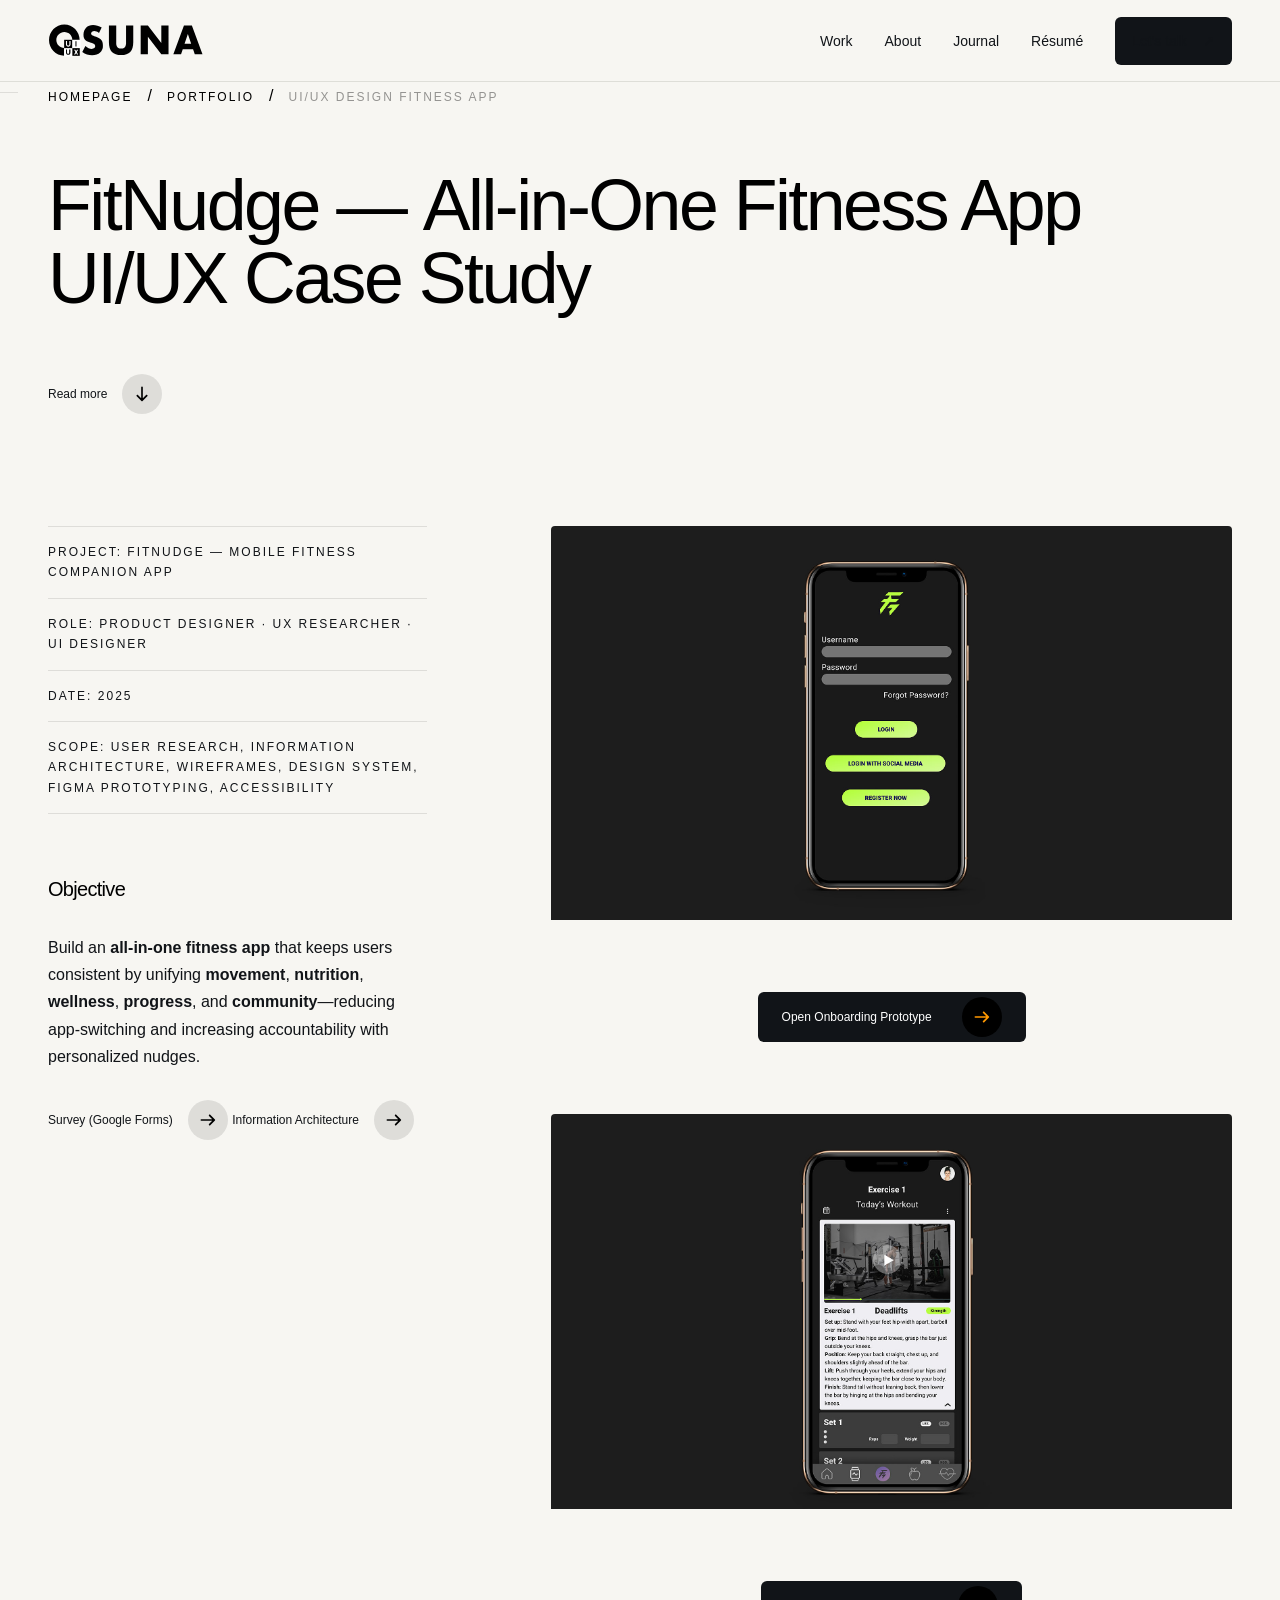
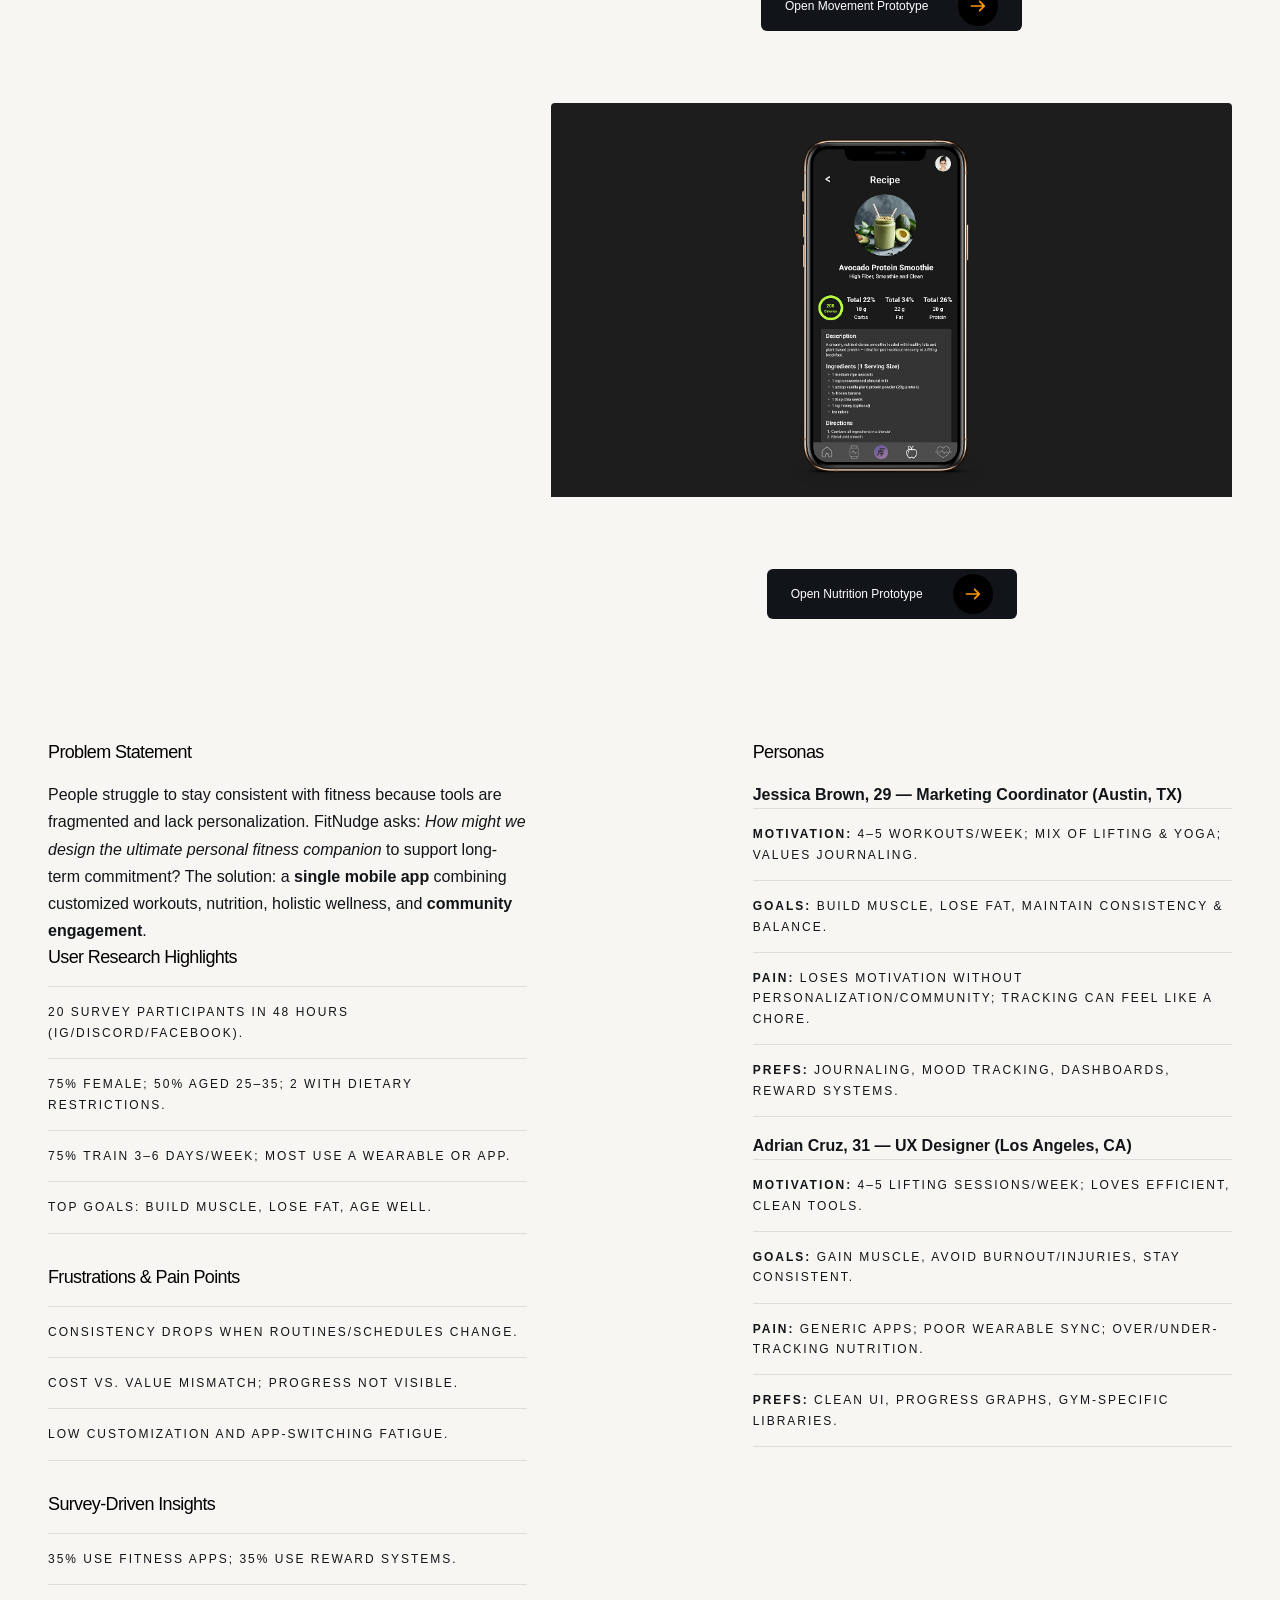
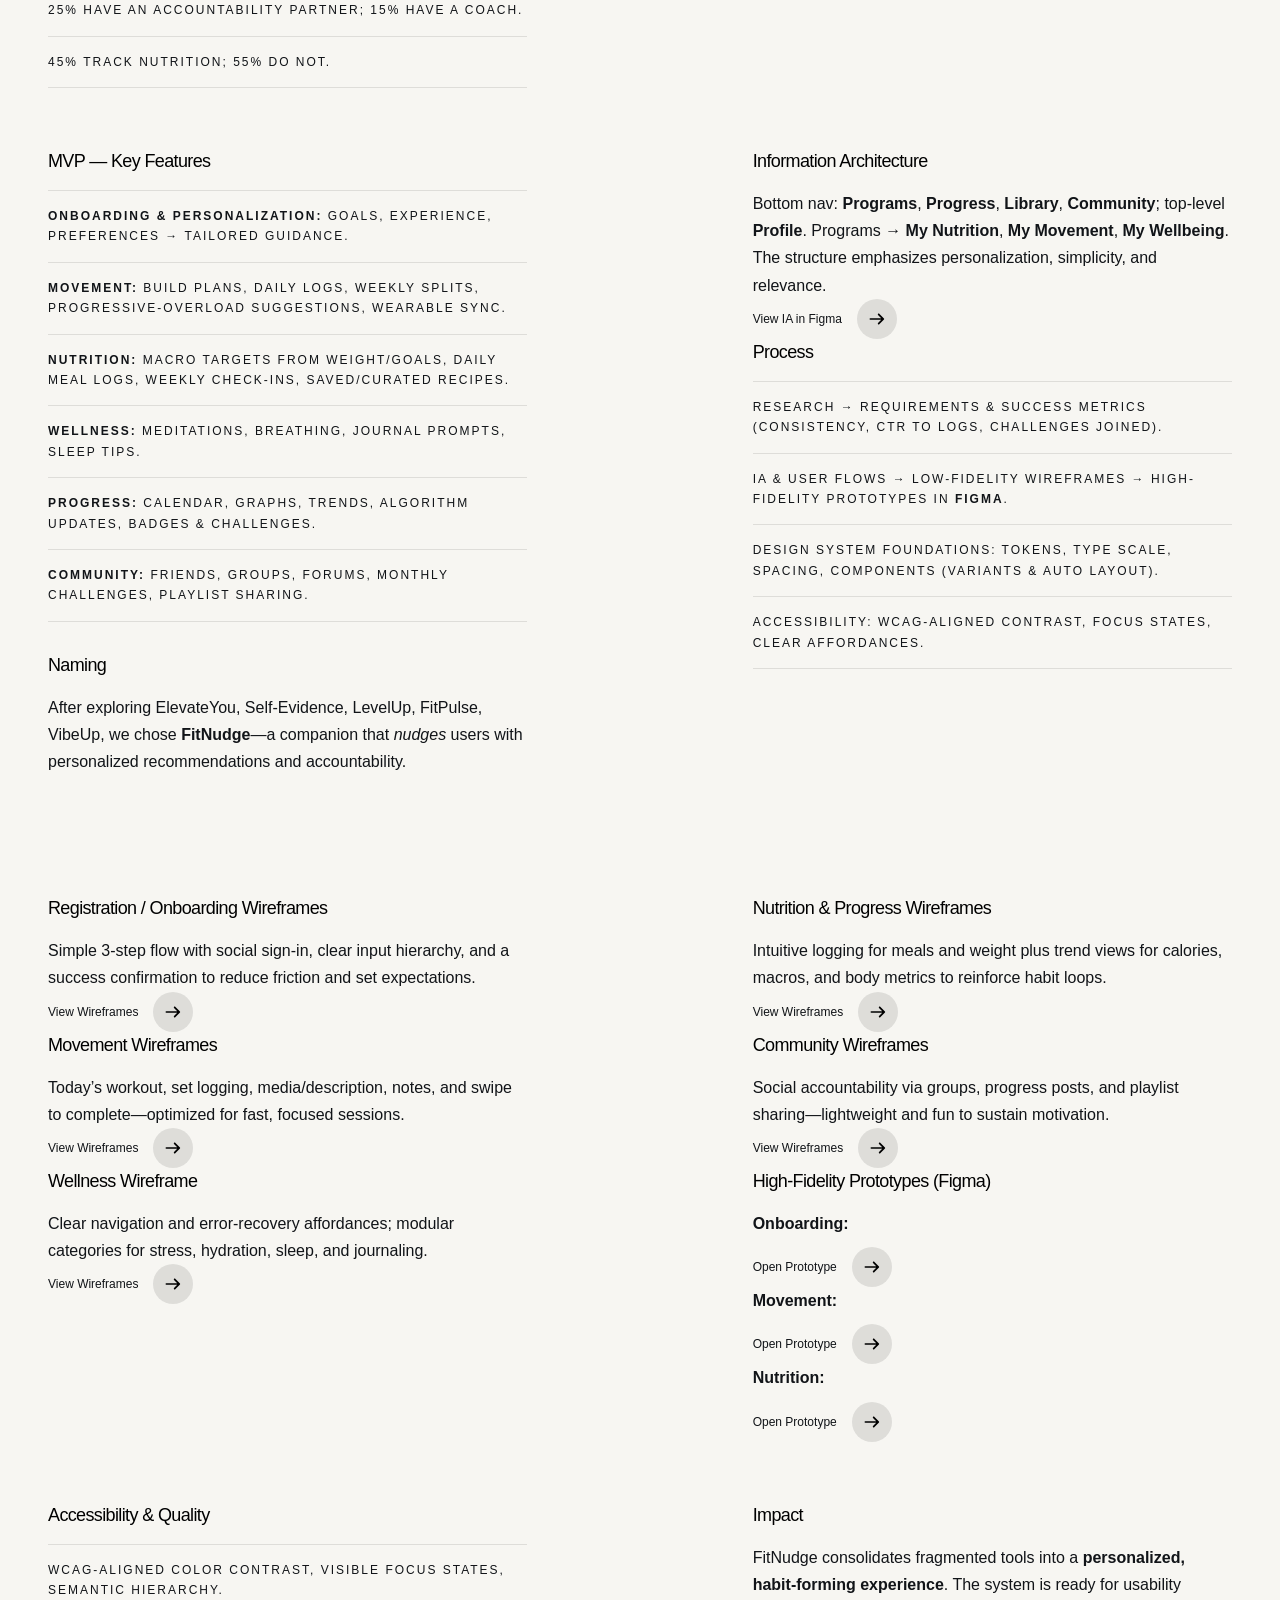
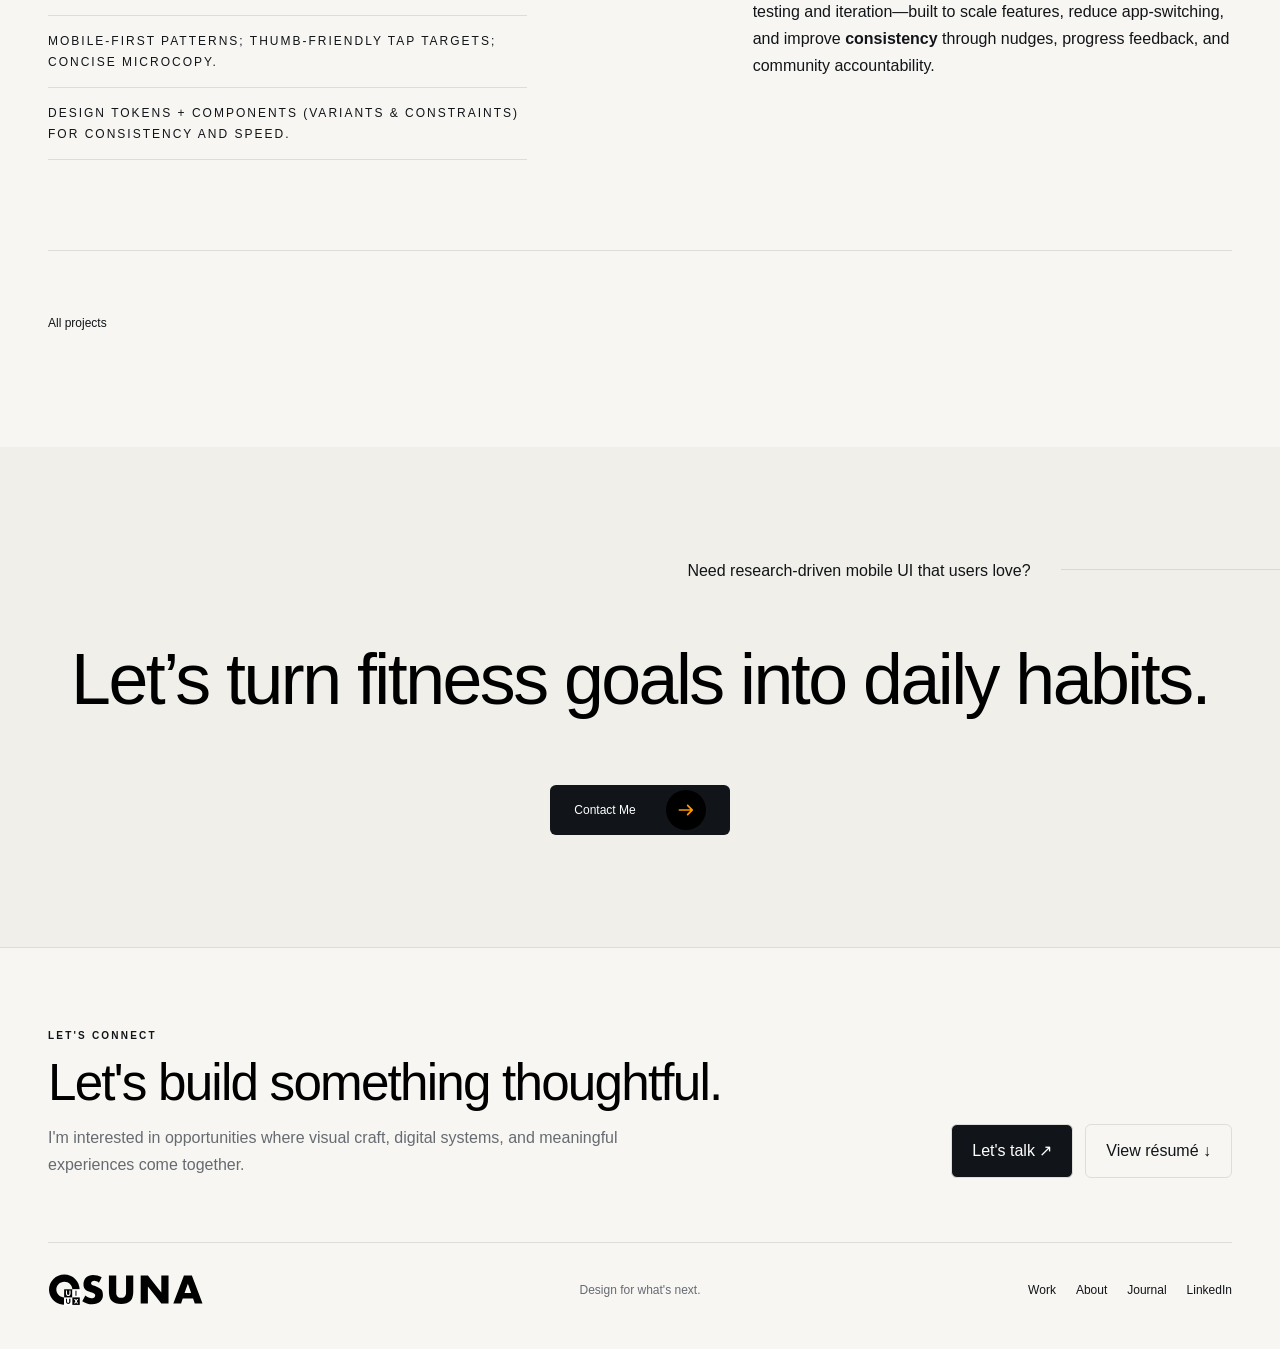
<file: ui-ux-fitnudge.html>
<!DOCTYPE html>

<html lang="zxx">
<head>
<meta charset="utf-8"/>
<meta content="width=device-width, initial-scale=1.0" name="viewport"/>
<meta content="ie=edge" http-equiv="X-UA-Compatible"/>
<!-- bootstrap grid css -->
<link href="css/plugins/bootstrap-grid.css" rel="stylesheet"/>
<!-- font awesome css -->
<link href="css/plugins/font-awesome.min.css" rel="stylesheet"/>
<!-- swiper css -->
<link href="css/plugins/swiper.min.css" rel="stylesheet"/>
<!-- fancybox css -->
<link href="css/plugins/fancybox.min.css" rel="stylesheet"/>
<!-- ashley scss -->
<link href="css/style.css" rel="stylesheet"/>
<!-- page name -->
<title>FitNudge — Mobile Fitness Companion App (UI/UX Case Study)</title>
<link href="img/logo/favicon.png" rel="icon" sizes="32x32" type="image/png"/>
<link href="/favicon.ico" rel="icon" sizes="any"/>
<!-- optional fallback -->
<link href="/img/logo/apple-touch-icon.png" rel="apple-touch-icon" sizes="180x180"/>
<!-- optional iOS -->
<link href="css/osuna-pages.css" rel="stylesheet"/></head>
<body class="osuna-refresh"><header class="os-site-header"><a aria-label="Osuna Design home" class="os-brand" href="index.html"><img alt="Osuna Design" src="img/logo/logo.svg"/></a><nav aria-label="Primary" class="os-nav"><a href="portfolio.html">Work</a><a href="about.html">About</a><a href="blog.html">Journal</a><a href="img/resume/UI-UX-Designer-Hector-Osuna.pdf" target="_blank">Résumé</a><a class="os-cta" href="contact.html">Let's talk <span>↗</span></a></nav><button aria-expanded="false" aria-label="Open menu" class="os-menu">☰</button></header>
<!-- wrapper -->
<div class="mil-wrapper" id="top">
<!-- cursor -->
<div class="mil-ball">
<span class="mil-icon-1">
<svg viewbox="0 0 128 128">
<path d="M106.1,41.9c-1.2-1.2-3.1-1.2-4.2,0c-1.2,1.2-1.2,3.1,0,4.2L116.8,61H11.2l14.9-14.9c1.2-1.2,1.2-3.1,0-4.2	c-1.2-1.2-3.1-1.2-4.2,0l-20,20c-1.2,1.2-1.2,3.1,0,4.2l20,20c0.6,0.6,1.4,0.9,2.1,0.9s1.5-0.3,2.1-0.9c1.2-1.2,1.2-3.1,0-4.2	L11.2,67h105.5l-14.9,14.9c-1.2,1.2-1.2,3.1,0,4.2c0.6,0.6,1.4,0.9,2.1,0.9s1.5-0.3,2.1-0.9l20-20c1.2-1.2,1.2-3.1,0-4.2L106.1,41.9	z"></path>
</svg>
</span>
<div class="mil-more-text">More</div>
<div class="mil-choose-text">Сhoose</div>
</div>
<!-- cursor end -->
<!-- preloader -->
<div class="mil-preloader">
<div class="mil-preloader-animation">
<div class="mil-pos-abs mil-animation-1">
<p class="mil-h3 mil-muted mil-thin">Creative</p>
<p class="mil-h3 mil-muted">Thoughtful</p>
<p class="mil-h3 mil-muted mil-thin">Excellence</p>
</div>
<div class="mil-pos-abs mil-animation-2">
<div class="mil-reveal-frame">
<p class="mil-reveal-box"></p>
<p class="mil-h3 mil-muted mil-thin">hectorosunadesign.com</p>
</div>
</div>
</div>
</div>
<!-- preloader end -->
<!-- scrollbar progress -->
<div class="mil-progress-track">
<div class="mil-progress"></div>
</div>
<!-- scrollbar progress end -->
<!-- menu -->
<div class="mil-menu-frame">
<!-- frame clone -->
<div class="mil-frame-top">
<a class="mil-logo" href="index.html"><img src="img/logo/logo-menu.svg"/></a>
<div class="mil-menu-btn">
<span></span>
</div>
</div>
<!-- frame clone end -->
<div class="container">
<div class="mil-menu-content">
<div class="row">
<div class="col-xl-5">
<nav class="mil-main-menu" id="swupMenu">
<ul>
<li class="mil-has-children">
<a href="index.html">Homepage</a>
<!--
                      <ul>
                        <li><a href="home-1.html">Landing page</a></li>
                        <li><a href="home-2.html">Personal</a></li>
                        <li><a href="portfolio-3.html">Portfolio slider</a></li>
                      </ul>
                    --></li>
<li class="mil-has-children mil-active">
<a class="js-menu-parent" data-no-swup="" href="portfolio.html">Portfolio</a>
<ul>
<li><a href="portfolio.html">Portfolio</a></li>
<li><a href="ui-ux-fitnudge.html">UI/UX Design Fitness App</a></li>
<li><a href="ux-audit.html">UX Audit eCommerce</a></li>
<li><a href="music-streaming-app.html">UX – Music Streaming App</a></li>
<li><a href="ui-design.html">Corporate Landing Page UI Design</a></li>
<li><a href="ux-user-journey.html">User Journey Map</a></li>
<!--<li><a href="newsroom.html">Website Redesign Newsroom</a></li>
                          <li><a href="brand-id.html">Corporate Brands ID</a></li>-->
</ul>
</li>
<li class="mil-has-children">
<a href="about.html">About</a>
<!--
                      <ul>
                        <li><a href="services.html">Services List</a></li>
                        <li><a href="service.html">Single service</a></li>
                      </ul>
                    --></li>
<li class="mil-has-children">
<a href="blog.html">Blogs</a>
<ul>
<li><a href="blog.html">Blog List</a></li>
<li>
<a href="jony-ive-ux-design.html">The Design Leader Who Shaped My Path</a>
</li>
<li>
<a href="journey-ui-design.html">From Culinary Manager to Visual Designer</a>
</li>
</ul>
</li>
<!--
                    <li class="mil-has-children">
                      <a href="#.">Other pages</a>
                      <ul>
                        <li><a href="team.html">Team</a></li>
                        <li><a href="contact.html">Contact</a></li>
                        <li><a href="404.html">404</a></li>
                      </ul>
                    </li>
                -->
</ul>
</nav>
</div>
<div class="col-xl-7">
<div class="mil-menu-right-frame">
<div class="mil-animation-in">
<div class="mil-animation-frame">
<div class="mil-animation mil-position-1 mil-scale" data-value-1="2" data-value-2="2"></div>
</div>
</div>
<div class="mil-menu-right">
<div class="row">
<!--
                      <div class="col-lg-8 mil-mb-60">
                        <h6 class="mil-muted mil-mb-30">Projects</h6>

                        <ul class="mil-menu-list">
                          <li>
                            <a href="project-1.html" class="mil-light-soft"
                              >Interior design studio</a
                            >
                          </li>
                          <li>
                            <a href="project-2.html" class="mil-light-soft"
                              >Home Security Camera</a
                            >
                          </li>
                          <li>
                            <a href="project-3.html" class="mil-light-soft"
                              >Kemia Honest Skincare</a
                            >
                          </li>
                          <li>
                            <a href="project-4.html" class="mil-light-soft"
                              >Cascade of Lava</a
                            >
                          </li>
                          <li>
                            <a href="project-5.html" class="mil-light-soft"
                              >Air Pro by Molekule</a
                            >
                          </li>
                          <li>
                            <a href="project-6.html" class="mil-light-soft"
                              >Tony's Chocolonely</a
                            >
                          </li>
                        </ul>
                      </div>
                    -->
<!--
                      <div class="col-lg-4 mil-mb-60">
                        <h6 class="mil-muted mil-mb-30">Useful links</h6>

                        <ul class="mil-menu-list">
                          <li>
                            <a href="#." class="mil-light-soft"
                              >Privacy Policy</a
                            >
                          </li>
                          <li>
                            <a href="#." class="mil-light-soft"
                              >Terms and conditions</a
                            >
                          </li>
                          <li>
                            <a href="#." class="mil-light-soft"
                              >Cookie Policy</a
                            >
                          </li>
                          <li>
                            <a href="#." class="mil-light-soft">Careers</a>
                          </li>
                        </ul>
                      </div>
-->
</div>
<div class="mil-divider mil-mb-60"></div>
<!--
                    <div class="row justify-content-between">
                      <div class="col-lg-4 mil-mb-60">
                        <h6 class="mil-muted mil-mb-30">Canada</h6>

                        <p class="mil-light-soft mil-up">
                          71 South Los Carneros Road, California
                          <span class="mil-no-wrap">+51 174 705 812</span>
                        </p>
                      </div>
                      <div class="col-lg-4 mil-mb-60">
                        <h6 class="mil-muted mil-mb-30">Germany</h6>

                        <p class="mil-light-soft">
                          Leehove 40, 2678 MC De Lier, Netherlands
                          <span class="mil-no-wrap">+31 174 705 811</span>
                        </p>
                      </div>
                    </div>
                                -->
</div>
</div>
</div>
</div>
</div>
</div>
</div>
<!-- menu -->
<!-- curtain -->
<div class="mil-curtain"></div>
<!-- curtain end -->
<!-- frame -->
<div class="mil-frame">
<div class="mil-frame-top">
<a class="mil-logo" href="index.html"><img src="img/logo/logo.svg"/></a>
<div class="mil-menu-btn">
<span></span>
</div>
</div>
<div class="mil-frame-bottom">
<div class="mil-current-page"></div>
<div class="mil-back-to-top">
<a class="mil-link mil-dark mil-arrow-place" href="#top">
<span>Back to top</span>
</a>
</div>
</div>
</div>
<!-- frame end -->
<!-- content -->
<div class="mil-content">
<div class="mil-main-transition" id="swupMain">
<!-- banner -->
<div class="mil-inner-banner">
<div class="mil-banner-content mil-up">
<div class="mil-animation-frame">
<div class="mil-animation mil-position-4 mil-dark mil-scale" data-value-1="6" data-value-2="1.4"></div>
</div>
<div class="container">
<ul class="mil-breadcrumbs mil-mb-60">
<li><a href="index.html">Homepage</a></li>
<li><a href="portfolio.html">Portfolio</a></li>
<li>
<a href="ui-ux-fitnudge.html">UI/UX Design Fitness App</a>
</li>
</ul>
<h1 class="mil-mb-60">
                  FitNudge —
                  <span class="mil-thin">All-in-One Fitness App</span>
<span class="mil-thin">UI/UX Case Study</span>
</h1>
<a class="mil-link mil-dark mil-arrow-place mil-down-arrow" href="#project"><span>Read more</span></a>
</div>
</div>
</div>
<!-- banner end -->
<!-- project intro -->
<section>
<div class="container mil-p-120-120" id="project">
<div class="row justify-content-between mil-mb-120">
<div class="col-lg-4">
<div class="mil-p-0-120">
<ul class="mil-service-list mil-dark mil-mb-60">
<li class="mil-up">
                        Project: <span class="mil-dark">FitNudge — Mobile Fitness Companion App</span>
</li>
<li class="mil-up">
                        Role: <span class="mil-dark">Product Designer · UX Researcher · UI Designer</span>
</li>
<li class="mil-up">
                        Date: <span class="mil-dark">2025</span>
</li>
<li class="mil-up">
                        Scope: <span class="mil-dark">User Research, Information Architecture, Wireframes,
                          Design System, Figma Prototyping, Accessibility</span>
</li>
</ul>
<h5 class="mil-up mil-mb-30">Objective</h5>
<p class="mil-up mil-mb-30">
                      Build an <b>all-in-one fitness app</b> that keeps users
                      consistent by unifying <b>movement</b>, <b>nutrition</b>,
                      <b>wellness</b>, <b>progress</b>, and
                      <b>community</b>—reducing app-switching and increasing
                      accountability with personalized nudges.
                    </p>
<a class="mil-link mil-dark mil-up mil-arrow-place" data-no-swup="" href="https://docs.google.com/forms/d/e/1FAIpQLSdjE2DbNEt9vTUiVBuJIlIOG8BJ8LylyXwkp6OnRPtDBx7w9Q/viewform" rel="noopener" target="_blank"><span>Survey (Google Forms)</span></a>
<a class="mil-link mil-dark mil-up mil-arrow-place" data-no-swup="" href="https://www.figma.com/proto/WpHs1OL1pxvpMgmox3JmTI/Capstone-Proj-Research?page-id=124%3A1046&amp;node-id=124-1047&amp;viewport=1511%2C566%2C0.25&amp;t=n5WUBvrK7TRAKCVX-1&amp;scaling=min-zoom&amp;content-scaling=fixed" rel="noopener" target="_blank"><span>Information Architecture</span></a>
</div>
</div>
<div class="col-lg-7">
<!-- Showcase 1 -->
<div class="mil-up mil-mb-40">
<div class="mil-image-frame mil-horizontal">
<img alt="FitNudge onboarding prototype" src="img/works/15/1.jpg"/>
</div>
<br/>
<div class="mil-mt-20" style="text-align: center">
<a class="mil-button mil-arrow-place" data-no-swup="" href="https://www.figma.com/proto/B6Sy3W6D9P41Tn1zrAX3lU/Web---Capstone-Project-Research-Audit-HJO?page-id=35230%3A24087&amp;node-id=35230-24141&amp;viewport=504%2C454%2C0.26&amp;t=nZVIvfUIJ1YbfPdW-1&amp;scaling=scale-down-width&amp;content-scaling=fixed" rel="noopener" target="_blank">
<span>Open Onboarding Prototype</span>
</a>
</div>
</div>
<br/><br/><br/>
<!-- Showcase 2 -->
<div class="mil-mt-20" style="text-align: center">
<div class="mil-image-frame mil-horizontal">
<img alt="FitNudge movement prototype" src="img/works/15/2.jpg"/>
</div>
<br/>
<div class="mil-mt-20" style="text-align: center">
<a class="mil-button mil-arrow-place" data-no-swup="" href="https://www.figma.com/proto/B6Sy3W6D9P41Tn1zrAX3lU/Web---Capstone-Project-Research-Audit-HJO?page-id=35230%3A25680&amp;node-id=35230-25712&amp;viewport=348%2C60%2C0.25&amp;t=C1TKmtALDPb3HSD3-1&amp;scaling=scale-down-width&amp;content-scaling=fixed" rel="noopener" target="_blank">
<span>Open Movement Prototype</span>
</a>
</div>
</div>
<br/><br/><br/>
<!-- Showcase 3 -->
<div class="mil-up mil-mb-40">
<div class="mil-image-frame mil-horizontal">
<img alt="FitNudge nutrition &amp; progress prototype" src="img/works/15/3.jpg"/>
</div>
<br/>
<div class="mil-mt-20" style="text-align: center">
<a class="mil-button mil-arrow-place" data-no-swup="" href="https://www.figma.com/proto/B6Sy3W6D9P41Tn1zrAX3lU/Web---Capstone-Project-Research-Audit-HJO?page-id=35230%3A26876&amp;node-id=35230-26921&amp;viewport=225%2C60%2C0.37&amp;t=7U2d2qFyoCdVsE2s-1&amp;scaling=scale-down-width&amp;content-scaling=fixed" rel="noopener" target="_blank">
<span>Open Nutrition Prototype</span>
</a>
</div>
</div>
</div>
</div>
<!-- Problem & Research -->
<div class="row justify-content-between">
<div class="col-lg-5 mil-mb-60">
<h6 class="mil-mb-15">Problem Statement</h6>
<p>
                    People struggle to stay consistent with fitness because
                    tools are fragmented and lack personalization. FitNudge
                    asks:
                    <i>How might we design the ultimate personal fitness
                      companion</i>
                    to support long-term commitment? The solution: a
                    <b>single mobile app</b> combining customized workouts,
                    nutrition, holistic wellness, and
                    <b>community engagement</b>.
                  </p>
<h6 class="mil-mb-15 mil-mt-30">User Research Highlights</h6>
<ul class="mil-service-list mil-dark mil-mb-30">
<li>
                      20 survey participants in 48 hours (IG/Discord/Facebook).
                    </li>
<li>
                      75% female; 50% aged 25–35; 2 with dietary restrictions.
                    </li>
<li>
                      75% train 3–6 days/week; most use a wearable or app.
                    </li>
<li>Top goals: build muscle, lose fat, age well.</li>
</ul>
<h6 class="mil-mb-15">Frustrations &amp; Pain Points</h6>
<ul class="mil-service-list mil-dark mil-mb-30">
<li>Consistency drops when routines/schedules change.</li>
<li>Cost vs. value mismatch; progress not visible.</li>
<li>Low customization and app-switching fatigue.</li>
</ul>
<h6 class="mil-mb-15">Survey-Driven Insights</h6>
<ul class="mil-service-list mil-dark mil-mb-0">
<li>35% use fitness apps; 35% use reward systems.</li>
<li>
                      25% have an accountability partner; 15% have a coach.
                    </li>
<li>45% track nutrition; 55% do not.</li>
</ul>
</div>
<!-- Personas -->
<div class="col-lg-5 mil-mb-60">
<h6 class="mil-mb-15">Personas</h6>
<p class="mil-up">
<b>Jessica Brown, 29 — Marketing Coordinator (Austin, TX)</b>
</p>
<ul class="mil-service-list mil-dark mil-mb-20">
<li>
<b>Motivation:</b> 4–5 workouts/week; mix of lifting &amp;
                      yoga; values journaling.
                    </li>
<li>
<b>Goals:</b> Build muscle, lose fat, maintain consistency
                      &amp; balance.
                    </li>
<li>
<b>Pain:</b> Loses motivation without
                      personalization/community; tracking can feel like a chore.
                    </li>
<li>
<b>Prefs:</b> Journaling, mood tracking, dashboards,
                      reward systems.
                    </li>
</ul>
<p class="mil-up">
<b>Adrian Cruz, 31 — UX Designer (Los Angeles, CA)</b>
</p>
<ul class="mil-service-list mil-dark mil-mb-0">
<li>
<b>Motivation:</b> 4–5 lifting sessions/week; loves
                      efficient, clean tools.
                    </li>
<li>
<b>Goals:</b> Gain muscle, avoid burnout/injuries, stay
                      consistent.
                    </li>
<li>
<b>Pain:</b> Generic apps; poor wearable sync;
                      over/under-tracking nutrition.
                    </li>
<li>
<b>Prefs:</b> Clean UI, progress graphs, gym-specific
                      libraries.
                    </li>
</ul>
</div>
</div>
<!-- MVP Features -->
<div class="row justify-content-between mil-mb-60">
<div class="col-lg-5 mil-mb-60">
<h6 class="mil-mb-15">MVP — Key Features</h6>
<ul class="mil-service-list mil-dark mil-mb-30">
<li>
<b>Onboarding &amp; Personalization:</b> goals, experience,
                      preferences → tailored guidance.
                    </li>
<li>
<b>Movement:</b> build plans, daily logs, weekly splits,
                      progressive-overload suggestions, wearable sync.
                    </li>
<li>
<b>Nutrition:</b> macro targets from weight/goals, daily
                      meal logs, weekly check-ins, saved/curated recipes.
                    </li>
<li>
<b>Wellness:</b> meditations, breathing, journal prompts,
                      sleep tips.
                    </li>
<li>
<b>Progress:</b> calendar, graphs, trends, algorithm
                      updates, badges &amp; challenges.
                    </li>
<li>
<b>Community:</b> friends, groups, forums, monthly
                      challenges, playlist sharing.
                    </li>
</ul>
<h6 class="mil-mb-15">Naming</h6>
<p>
                    After exploring ElevateYou, Self-Evidence, LevelUp,
                    FitPulse, VibeUp, we chose <b>FitNudge</b>—a companion that
                    <em>nudges</em> users with personalized recommendations and
                    accountability.
                  </p>
</div>
<!-- IA + Process -->
<div class="col-lg-5 mil-mb-60">
<h6 class="mil-mb-15">Information Architecture</h6>
<p>
                    Bottom nav: <b>Programs</b>, <b>Progress</b>,
                    <b>Library</b>, <b>Community</b>; top-level <b>Profile</b>.
                    Programs → <b>My Nutrition</b>, <b>My Movement</b>,
                    <b>My Wellbeing</b>. The structure emphasizes
                    personalization, simplicity, and relevance.
                  </p>
<a class="mil-link mil-dark mil-up mil-arrow-place" data-no-swup="" href="https://www.figma.com/proto/WpHs1OL1pxvpMgmox3JmTI/Capstone-Proj-Research?page-id=124%3A1046&amp;node-id=124-1047&amp;viewport=1511%2C566%2C0.25&amp;t=n5WUBvrK7TRAKCVX-1&amp;scaling=min-zoom&amp;content-scaling=fixed" rel="noopener" target="_blank"><span>View IA in Figma</span></a>
<h6 class="mil-mb-15 mil-mt-30">Process</h6>
<ul class="mil-service-list mil-dark mil-mb-0">
<li>
                      Research → requirements &amp; success metrics (consistency,
                      CTR to logs, challenges joined).
                    </li>
<li>
                      IA &amp; user flows → low-fidelity wireframes → high-fidelity
                      prototypes in <b>Figma</b>.
                    </li>
<li>
                      Design system foundations: tokens, type scale, spacing,
                      components (variants &amp; Auto Layout).
                    </li>
<li>
                      Accessibility: WCAG-aligned contrast, focus states, clear
                      affordances.
                    </li>
</ul>
</div>
</div>
<!-- Wireframes + Prototypes -->
<div class="row justify-content-between">
<div class="col-lg-5 mil-mb-60">
<h6 class="mil-mb-15">
                    Registration / Onboarding Wireframes
                  </h6>
<p>
                    Simple 3-step flow with social sign-in, clear input
                    hierarchy, and a success confirmation to reduce friction and
                    set expectations.
                  </p>
<a class="mil-link mil-dark mil-arrow-place" data-no-swup="" href="https://www.figma.com/proto/B6Sy3W6D9P41Tn1zrAX3lU/Capstone-Project-Research-Audit-HJO?page-id=35158%3A1646&amp;node-id=35158-1649&amp;viewport=304%2C45%2C0.05&amp;t=Q7dWO42oSVqzuHrM-1&amp;scaling=contain&amp;content-scaling=fixed" rel="noopener" target="_blank"><span>View Wireframes</span></a>
<h6 class="mil-mb-15 mil-mt-30">Movement Wireframes</h6>
<p>
                    Today’s workout, set logging, media/description, notes, and
                    swipe to complete—optimized for fast, focused sessions.
                  </p>
<a class="mil-link mil-dark mil-arrow-place" data-no-swup="" href="https://www.figma.com/proto/B6Sy3W6D9P41Tn1zrAX3lU/Capstone-Project-Research-Audit-HJO?page-id=35158%3A1792&amp;node-id=35158-1795&amp;viewport=304%2C45%2C0.05&amp;t=5R1V0k2TybF8RrAX-1&amp;scaling=min-zoom&amp;content-scaling=fixed" rel="noopener" target="_blank"><span>View Wireframes</span></a>
<h6 class="mil-mb-15 mil-mt-30">Wellness Wireframe</h6>
<p>
                    Clear navigation and error-recovery affordances; modular
                    categories for stress, hydration, sleep, and journaling.
                  </p>
<a class="mil-link mil-dark mil-arrow-place" data-no-swup="" href="https://www.figma.com/proto/B6Sy3W6D9P41Tn1zrAX3lU/Capstone-Project-Research-Audit-HJO?page-id=35158%3A3464&amp;node-id=35158-3468&amp;viewport=-758%2C-1272%2C0.25&amp;t=P4ISFLA67rUFdprZ-1&amp;scaling=scale-down-width&amp;content-scaling=fixed" rel="noopener" target="_blank"><span>View Wireframes</span></a>
</div>
<div class="col-lg-5 mil-mb-60">
<h6 class="mil-mb-15">Nutrition &amp; Progress Wireframes</h6>
<p>
                    Intuitive logging for meals and weight plus trend views for
                    calories, macros, and body metrics to reinforce habit loops.
                  </p>
<a class="mil-link mil-dark mil-arrow-place" data-no-swup="" href="https://www.figma.com/proto/B6Sy3W6D9P41Tn1zrAX3lU/Capstone-Project-Research-Audit-HJO?page-id=35158%3A2396&amp;node-id=35158-2399&amp;viewport=118%2C45%2C0.05&amp;t=q4pOqJWZSBzVj8Ed-1&amp;scaling=scale-down-width&amp;content-scaling=fixed" rel="noopener" target="_blank"><span>View Wireframes</span></a>
<h6 class="mil-mb-15 mil-mt-30">Community Wireframes</h6>
<p>
                    Social accountability via groups, progress posts, and
                    playlist sharing—lightweight and fun to sustain motivation.
                  </p>
<a class="mil-link mil-dark mil-arrow-place" data-no-swup="" href="https://www.figma.com/proto/B6Sy3W6D9P41Tn1zrAX3lU/Capstone-Project-Research-Audit-HJO?page-id=35158%3A3528&amp;node-id=35223-2398&amp;viewport=-109%2C-1015%2C0.13&amp;t=8C4LpfVbCvhWIyf3-1&amp;scaling=scale-down-width&amp;content-scaling=fixed" rel="noopener" target="_blank"><span>View Wireframes</span></a>
<h6 class="mil-mb-15 mil-mt-30">
                    High-Fidelity Prototypes (Figma)
                  </h6>
<p class="mil-mb-10"><b>Onboarding:</b></p>
<a class="mil-link mil-dark mil-arrow-place" data-no-swup="" href="https://www.figma.com/proto/B6Sy3W6D9P41Tn1zrAX3lU/Web---Capstone-Project-Research-Audit-HJO?page-id=35230%3A24087&amp;node-id=35230-24141&amp;viewport=504%2C454%2C0.26&amp;t=nZVIvfUIJ1YbfPdW-1&amp;scaling=scale-down-width&amp;content-scaling=fixed" rel="noopener" target="_blank"><span>Open Prototype</span></a>
<p class="mil-mt-20 mil-mb-10"><b>Movement:</b></p>
<a class="mil-link mil-dark mil-arrow-place" data-no-swup="" href="https://www.figma.com/proto/B6Sy3W6D9P41Tn1zrAX3lU/Web---Capstone-Project-Research-Audit-HJO?page-id=35230%3A25680&amp;node-id=35230-25712&amp;viewport=348%2C60%2C0.25&amp;t=C1TKmtALDPb3HSD3-1&amp;scaling=scale-down-width&amp;content-scaling=fixed" rel="noopener" target="_blank"><span>Open Prototype</span></a>
<p class="mil-mt-20 mil-mb-10"><b>Nutrition:</b></p>
<a class="mil-link mil-dark mil-arrow-place" data-no-swup="" href="https://www.figma.com/proto/B6Sy3W6D9P41Tn1zrAX3lU/Web---Capstone-Project-Research-Audit-HJO?page-id=35230%3A26876&amp;node-id=35230-26921&amp;viewport=225%2C60%2C0.37&amp;t=7U2d2qFyoCdVsE2s-1&amp;scaling=scale-down-width&amp;content-scaling=fixed" rel="noopener" target="_blank"><span>Open Prototype</span></a>
</div>
</div>
<!-- Outcome -->
<div class="row justify-content-between">
<div class="col-lg-5 mil-mb-60">
<h6 class="mil-mb-15">Accessibility &amp; Quality</h6>
<ul class="mil-service-list mil-dark mil-mb-30">
<li>
                      WCAG-aligned color contrast, visible focus states,
                      semantic hierarchy.
                    </li>
<li>
                      Mobile-first patterns; thumb-friendly tap targets; concise
                      microcopy.
                    </li>
<li>
                      Design tokens + components (variants &amp; constraints) for
                      consistency and speed.
                    </li>
</ul>
</div>
<div class="col-lg-5 mil-mb-60">
<h6 class="mil-mb-15">Impact</h6>
<p class="mil-up mil-mb-0">
                    FitNudge consolidates fragmented tools into a
                    <b>personalized, habit-forming experience</b>. The system is
                    ready for usability testing and iteration—built to scale
                    features, reduce app-switching, and improve
                    <b>consistency</b> through nudges, progress feedback, and
                    community accountability.
                  </p>
</div>
</div>
<!-- Works nav -->
<div class="mil-works-nav mil-up">
<a class="mil-link mil-dark" href="portfolio.html"><span>All projects</span></a>
</div>
</div>
</section>
<!-- project end -->
<!-- call to action -->
<section class="mil-soft-bg">
<div class="container mil-p-120-120">
<div class="row">
<div class="col-lg-10">
<span class="mil-suptitle mil-suptitle-right mil-suptitle-dark mil-up">Need research-driven mobile UI that users love?</span>
</div>
</div>
<div class="mil-center">
<h2 class="mil-h1 mil-up">
                  Let’s turn <span class="mil-thin">fitness goals</span> into
                  <span class="mil-thin">daily habits</span>.
                </h2>
<div class="mil-mt-suptitle-offset">
<a class="mil-button mil-arrow-place" href="contact.html"><span>Contact Me</span></a>
</div>
</div>
</div>
</section>
<!-- call to action end -->
<!-- footer -->
<footer class="mil-dark-bg">
<div class="mi-invert-fix">
<div class="container mil-p-120-60">
<div class="row justify-content-between">
<div class="col-md-4 col-lg-4 mil-mb-60">
<div class="mil-muted mil-logo mil-up mil-mb-30">
<img src="img/logo/logo-menu.svg"/>
</div>
<!--<p class="mil-light-soft mil-up mil-mb-30">
                      Subscribe our newsletter:
                    </p>

                    <form class="mil-subscribe-form mil-up">
                      <input type="text" placeholder="Enter our email" />
                      <button
                        type="submit"
                        class="mil-button mil-icon-button-sm mil-arrow-place"
                      ></button>
                    </form>-->
</div>
<div class="col-md-7 col-lg-6">
<div class="row justify-content-end">
<div class="col-md-6 col-lg-7">
<nav class="mil-footer-menu mil-mb-60">
<ul>
<li class="mil-up">
<a href="index.html">Home</a>
</li>
<li class="mil-up mil-active">
<a href="portfolio.html">Portfolio</a>
</li>
<li class="mil-up">
<a href="about.html">About</a>
</li>
<li class="mil-up">
<a href="contact.html">Contact</a>
</li>
<li class="mil-up">
<a href="blog.html">Blog</a>
</li>
</ul>
</nav>
</div>
<div class="col-md-6 col-lg-5">
<ul class="mil-menu-list mil-up mil-mb-60">
<li>
<a class="mil-light-soft" href="https://www.linkedin.com/in/hector-osuna-570150112/" target="_blank">LinkedIn</a>
</li>
<li>
<a class="mil-light-soft" href="https://www.instagram.com/pixelosunadesign/" target="_blank">Instagram</a>
</li>
<li>
<a class="mil-light-soft" href="https://www.behance.net/osunahector" target="_blank">Behance</a>
</li>
<!--<li>
                            <a href="#." class="mil-light-soft">Careers</a>
                          </li>-->
</ul>
</div>
</div>
</div>
</div>
<div class="row justify-content-between flex-sm-row-reverse">
<div class="col-md-7 col-lg-6">
<div class="row justify-content-between">
<!--
                      <div class="col-md-6 col-lg-5 mil-mb-60">
                        <h6 class="mil-muted mil-up mil-mb-30">Canada</h6>

                        <p class="mil-light-soft mil-up">
                          71 South Los Carneros Road, California
                          <span class="mil-no-wrap">+51 174 705 812</span>
                        </p>
                      </div>
                      -->
<!--
                      <div class="col-md-6 col-lg-5 mil-mb-60">
                        <h6 class="mil-muted mil-up mil-mb-30">Germany</h6>

                        <p class="mil-light-soft mil-up">
                          Leehove 40, 2678 MC De Lier, Netherlands
                          <span class="mil-no-wrap">+31 174 705 811</span>
                        </p>
                      </div>
                      -->
</div>
</div>
<div class="col-md-4 col-lg-6 mil-mb-60">
<div class="mil-vert-between">
<!--
                      <div class="mil-mb-30">
                        <ul class="mil-social-icons mil-up">
                          <li>
                            <a href="#." target="_blank" class="social-icon">
                              <i class="far fa-circle"></i
                            ></a>
                          </li>
                          <li>
                            <a href="#." target="_blank" class="social-icon">
                              <i class="far fa-circle"></i
                            ></a>
                          </li>
                          <li>
                            <a href="#." target="_blank" class="social-icon">
                              <i class="far fa-circle"></i
                            ></a>
                          </li>
                          <li>
                            <a href="#." target="_blank" class="social-icon">
                              <i class="far fa-circle"></i
                            ></a>
                          </li>
                        </ul>
                      </div>-->
<p class="mil-light-soft mil-up">
                        © Copyright 2025 - OSUNA Designs. All Rights Reserved.
                      </p>
</div>
</div>
</div>
</div>
</div>
</footer>
<!-- hidden elements -->
<div class="mil-hidden-elements">
<div class="mil-dodecahedron">
<div class="mil-pentagon">
<div></div>
<div></div>
<div></div>
<div></div>
<div></div>
</div>
<div class="mil-pentagon">
<div></div>
<div></div>
<div></div>
<div></div>
<div></div>
</div>
<div class="mil-pentagon">
<div></div>
<div></div>
<div></div>
<div></div>
<div></div>
</div>
<div class="mil-pentagon">
<div></div>
<div></div>
<div></div>
<div></div>
<div></div>
</div>
<div class="mil-pentagon">
<div></div>
<div></div>
<div></div>
<div></div>
<div></div>
</div>
<div class="mil-pentagon">
<div></div>
<div></div>
<div></div>
<div></div>
<div></div>
</div>
<div class="mil-pentagon">
<div></div>
<div></div>
<div></div>
<div></div>
<div></div>
</div>
<div class="mil-pentagon">
<div></div>
<div></div>
<div></div>
<div></div>
<div></div>
</div>
<div class="mil-pentagon">
<div></div>
<div></div>
<div></div>
<div></div>
<div></div>
</div>
<div class="mil-pentagon">
<div></div>
<div></div>
<div></div>
<div></div>
<div></div>
</div>
<div class="mil-pentagon">
<div></div>
<div></div>
<div></div>
<div></div>
<div></div>
</div>
<div class="mil-pentagon">
<div></div>
<div></div>
<div></div>
<div></div>
<div></div>
</div>
</div>
<svg class="mil-arrow" viewbox="0 0 24 24" xmlns="http://www.w3.org/2000/svg">
<path d="M 14 5.3417969 C 13.744125 5.3417969 13.487969 5.4412187 13.292969 5.6367188 L 13.207031 5.7226562 C 12.816031 6.1136563 12.816031 6.7467188 13.207031 7.1367188 L 17.070312 11 L 4 11 C 3.448 11 3 11.448 3 12 C 3 12.552 3.448 13 4 13 L 17.070312 13 L 13.207031 16.863281 C 12.816031 17.254281 12.816031 17.887344 13.207031 18.277344 L 13.292969 18.363281 C 13.683969 18.754281 14.317031 18.754281 14.707031 18.363281 L 20.363281 12.707031 C 20.754281 12.316031 20.754281 11.682969 20.363281 11.292969 L 14.707031 5.6367188 C 14.511531 5.4412187 14.255875 5.3417969 14 5.3417969 z"></path>
</svg>
<svg class="mil-lines" fill="none" viewbox="0 0 300 1404" width="250" xmlns="http://www.w3.org/2000/svg">
<path class="mil-move" clip-rule="evenodd" d="M1 892L1 941H299V892C299 809.71 232.29 743 150 743C67.7096 743 1 809.71 1 892ZM0 942H300V892C300 809.157 232.843 742 150 742C67.1573 742 0 809.157 0 892L0 942Z" fill-rule="evenodd"></path>
<path class="mil-move" clip-rule="evenodd" d="M299 146V97L1 97V146C1 228.29 67.7096 295 150 295C232.29 295 299 228.29 299 146ZM300 96L0 96V146C0 228.843 67.1573 296 150 296C232.843 296 300 228.843 300 146V96Z" fill-rule="evenodd"></path>
<path clip-rule="evenodd" d="M299 1H1V1403H299V1ZM0 0V1404H300V0H0Z" fill-rule="evenodd"></path>
<path clip-rule="evenodd" d="M150 -4.37115e-08L150 1404L149 1404L149 0L150 -4.37115e-08Z" fill-rule="evenodd"></path>
<path class="mil-move" clip-rule="evenodd" d="M150 1324C232.29 1324 299 1257.29 299 1175C299 1092.71 232.29 1026 150 1026C67.7096 1026 1 1092.71 1 1175C1 1257.29 67.7096 1324 150 1324ZM150 1325C232.843 1325 300 1257.84 300 1175C300 1092.16 232.843 1025 150 1025C67.1573 1025 0 1092.16 0 1175C0 1257.84 67.1573 1325 150 1325Z" fill-rule="evenodd"></path>
<path class="mil-move" clip-rule="evenodd" d="M300 1175H0V1174H300V1175Z" fill-rule="evenodd"></path>
<path class="mil-move" clip-rule="evenodd" d="M150 678C232.29 678 299 611.29 299 529C299 446.71 232.29 380 150 380C67.7096 380 1 446.71 1 529C1 611.29 67.7096 678 150 678ZM150 679C232.843 679 300 611.843 300 529C300 446.157 232.843 379 150 379C67.1573 379 0 446.157 0 529C0 611.843 67.1573 679 150 679Z" fill-rule="evenodd"></path>
<path class="mil-move" clip-rule="evenodd" d="M299 380H1V678H299V380ZM0 379V679H300V379H0Z" fill-rule="evenodd"></path>
</svg>
</div>
<!-- hidden elements end -->
</div>
</div>
<!-- content -->
</div>
<!-- wrapper end -->
<!-- jQuery js -->
<script src="js/plugins/jquery.min.js"></script>
<!-- swup js -->
<script src="js/plugins/swup.min.js"></script>
<!-- swiper js -->
<script src="js/plugins/swiper.min.js"></script>
<!-- fancybox js -->
<script src="js/plugins/fancybox.min.js"></script>
<!-- gsap js -->
<script src="js/plugins/gsap.min.js"></script>
<!-- scroll smoother -->
<script src="js/plugins/smooth-scroll.js"></script>
<!-- scroll trigger js -->
<script src="js/plugins/ScrollTrigger.min.js"></script>
<!-- scroll to js -->
<script src="js/plugins/ScrollTo.min.js"></script>
<!-- ashley js -->
<script src="js/main.js"></script>
<footer class="os-page-footer"><div class="os-footer-top"><div><div class="os-kicker">Let's connect</div><h2>Let's build something thoughtful.</h2><p>I'm interested in opportunities where visual craft, digital systems, and meaningful experiences come together.</p></div><div class="os-footer-actions"><a class="os-footer-btn primary" href="contact.html">Let's talk ↗</a><a class="os-footer-btn" href="img/resume/UI-UX-Designer-Hector-Osuna.pdf" target="_blank">View résumé ↓</a></div></div><div class="os-footer-bottom"><a class="os-brand" href="index.html"><img alt="Osuna Design" src="img/logo/logo.svg"/></a><span>Design for what's next.</span><div class="os-footer-links"><a href="portfolio.html">Work</a><a href="about.html">About</a><a href="blog.html">Journal</a><a href="https://www.linkedin.com/in/hector-osuna-570150112/" rel="noreferrer" target="_blank">LinkedIn</a></div></div></footer><script>document.addEventListener('DOMContentLoaded',()=>{const b=document.querySelector('.os-menu'),n=document.querySelector('.os-nav');if(b&&n)b.addEventListener('click',()=>{n.classList.toggle('open');b.setAttribute('aria-expanded',n.classList.contains('open'));});});</script></body>
</html>
</file>
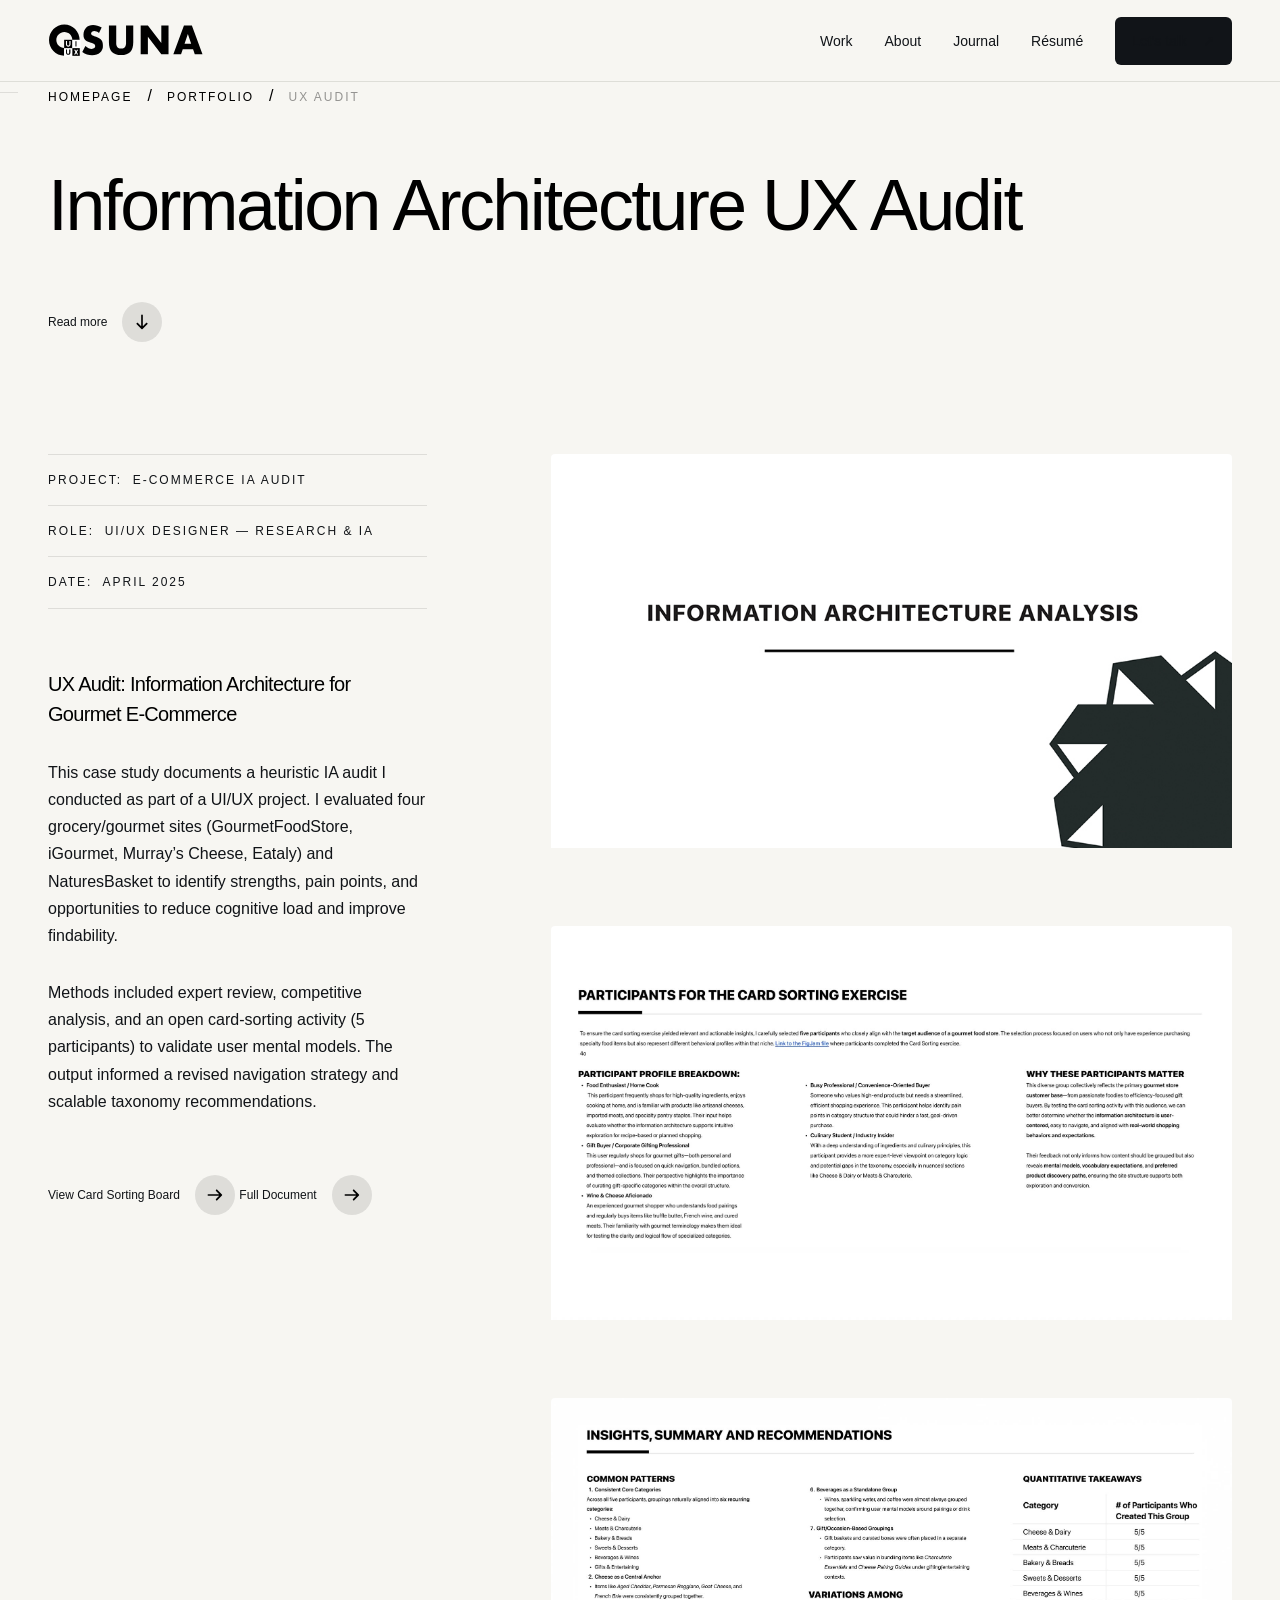
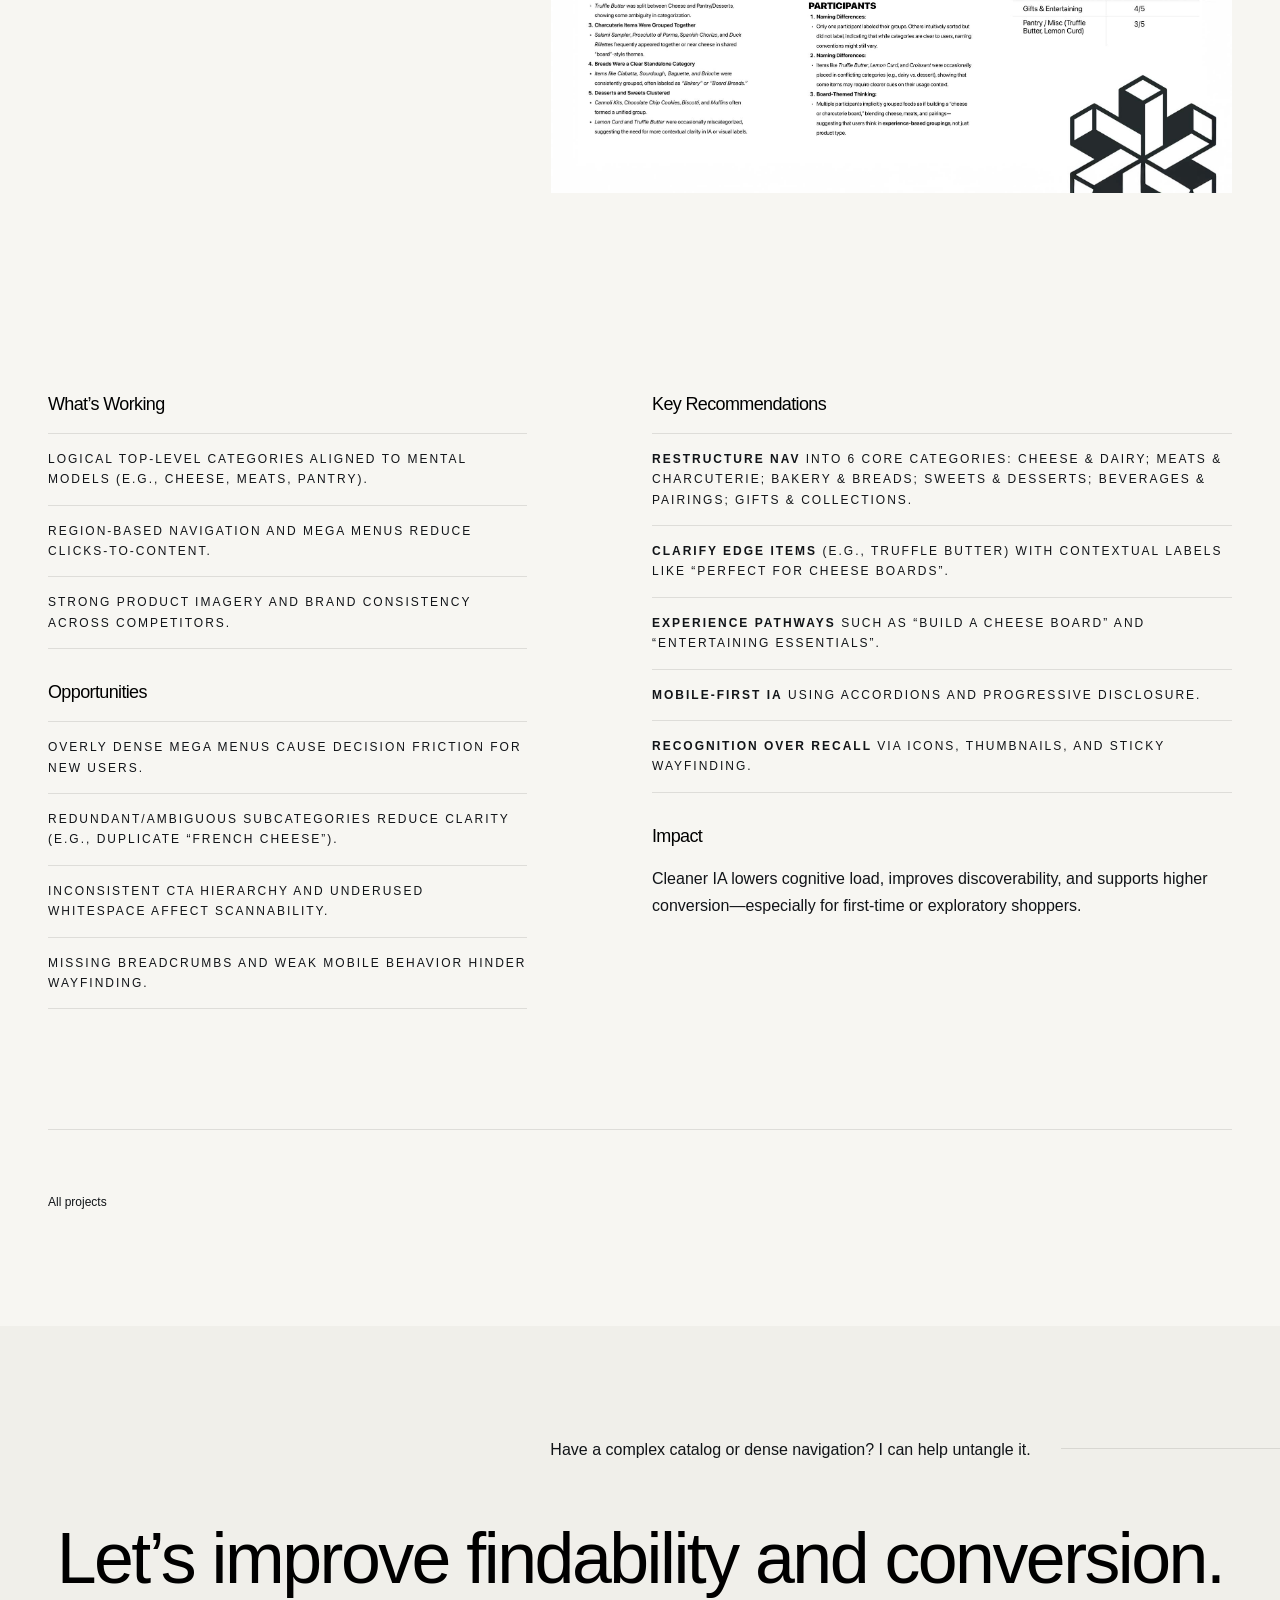
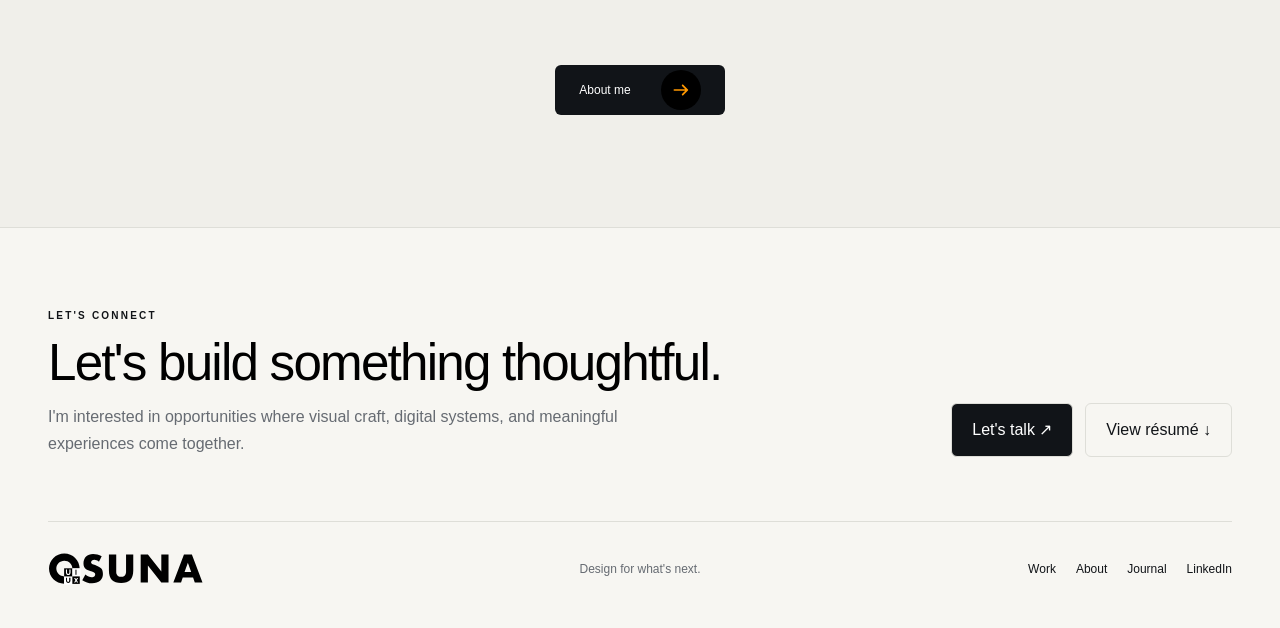
<file: ux-audit.html>
<!DOCTYPE html>

<html lang="zxx">
<head>
<meta charset="utf-8"/>
<meta content="width=device-width, initial-scale=1.0" name="viewport"/>
<meta content="ie=edge" http-equiv="X-UA-Compatible"/>
<!-- bootstrap grid css -->
<link href="css/plugins/bootstrap-grid.css" rel="stylesheet"/>
<!-- font awesome css -->
<link href="css/plugins/font-awesome.min.css" rel="stylesheet"/>
<!-- swiper css -->
<link href="css/plugins/swiper.min.css" rel="stylesheet"/>
<!-- fancybox css -->
<link href="css/plugins/fancybox.min.css" rel="stylesheet"/>
<!-- ashley scss -->
<link href="css/style.css" rel="stylesheet"/>
<!-- page name -->
<title>UI/UX Audit for e-Commerce</title>
<link href="img/logo/favicon.png" rel="icon" type="image/x-icon"/>
<link href="css/osuna-pages.css" rel="stylesheet"/></head>
<body class="osuna-refresh"><header class="os-site-header"><a aria-label="Osuna Design home" class="os-brand" href="index.html"><img alt="Osuna Design" src="img/logo/logo.svg"/></a><nav aria-label="Primary" class="os-nav"><a href="portfolio.html">Work</a><a href="about.html">About</a><a href="blog.html">Journal</a><a href="img/resume/UI-UX-Designer-Hector-Osuna.pdf" target="_blank">Résumé</a><a class="os-cta" href="contact.html">Let's talk <span>↗</span></a></nav><button aria-expanded="false" aria-label="Open menu" class="os-menu">☰</button></header>
<!-- wrapper -->
<div class="mil-wrapper" id="top">
<!-- cursor -->
<div class="mil-ball">
<span class="mil-icon-1">
<svg viewbox="0 0 128 128">
<path d="M106.1,41.9c-1.2-1.2-3.1-1.2-4.2,0c-1.2,1.2-1.2,3.1,0,4.2L116.8,61H11.2l14.9-14.9c1.2-1.2,1.2-3.1,0-4.2	c-1.2-1.2-3.1-1.2-4.2,0l-20,20c-1.2,1.2-1.2,3.1,0,4.2l20,20c0.6,0.6,1.4,0.9,2.1,0.9s1.5-0.3,2.1-0.9c1.2-1.2,1.2-3.1,0-4.2	L11.2,67h105.5l-14.9,14.9c-1.2,1.2-1.2,3.1,0,4.2c0.6,0.6,1.4,0.9,2.1,0.9s1.5-0.3,2.1-0.9l20-20c1.2-1.2,1.2-3.1,0-4.2L106.1,41.9	z"></path>
</svg>
</span>
<div class="mil-more-text">More</div>
<div class="mil-choose-text">Сhoose</div>
</div>
<!-- cursor end -->
<!-- preloader -->
<div class="mil-preloader">
<div class="mil-preloader-animation">
<div class="mil-pos-abs mil-animation-1">
<p class="mil-h3 mil-muted mil-thin">Creative</p>
<p class="mil-h3 mil-muted">Thoughtful</p>
<p class="mil-h3 mil-muted mil-thin">Excellence</p>
</div>
<div class="mil-pos-abs mil-animation-2">
<div class="mil-reveal-frame">
<p class="mil-reveal-box"></p>
<p class="mil-h3 mil-muted mil-thin">hectorosunadesign.com</p>
</div>
</div>
</div>
</div>
<!-- preloader end -->
<!-- scrollbar progress -->
<div class="mil-progress-track">
<div class="mil-progress"></div>
</div>
<!-- scrollbar progress end -->
<!-- menu -->
<div class="mil-menu-frame">
<!-- frame clone -->
<div class="mil-frame-top">
<a class="mil-logo" href="index.html"><img src="img/logo/logo-menu.svg"/></a>
<div class="mil-menu-btn">
<span></span>
</div>
</div>
<!-- frame clone end -->
<div class="container">
<div class="mil-menu-content">
<div class="row">
<div class="col-xl-5">
<nav class="mil-main-menu" id="swupMenu">
<ul>
<li class="mil-has-children">
<a href="index.html">Homepage</a>
<!--
                      <ul>
                        <li><a href="home-1.html">Landing page</a></li>
                        <li><a href="home-2.html">Personal</a></li>
                        <li><a href="portfolio-3.html">Portfolio slider</a></li>
                      </ul>
                    --></li>
<li class="mil-has-children mil-active">
<a class="js-menu-parent" data-no-swup="" href="portfolio.html">Portfolio</a>
<ul>
<!--<li><a href="portfolio.html">Portfolio</a></li>-->
<li>
<a href="ui-ux-fitnudge.html">UI/UX Design Fitness App</a>
</li>
<li><a href="ux-audit.html">UX Audit eCommerce</a></li>
<li>
<a href="music-streaming-app.html">UX – Music Streaming App</a>
</li>
<li>
<a href="ui-design.html">Corporate Landing Page UI Design</a>
</li>
<li>
<a href="ux-user-journey.html">User Journey Map</a>
</li>
<!--<li><a href="newsroom.html">Website Redesign Newsroom</a></li>
                          <li><a href="brand-id.html">Corporate Brands ID</a></li>-->
</ul>
</li>
<li class="mil-has-children">
<a href="about.html">About</a>
<!--
                      <ul>
                        <li><a href="services.html">Services List</a></li>
                        <li><a href="service.html">Single service</a></li>
                      </ul>
                    --></li>
<li class="mil-has-children">
<a href="blog.html">Blogs</a>
<ul>
<li><a href="blog.html">Blog List</a></li>
<li>
<a href="jony-ive-ux-design.html">The Design Leader Who Shaped My Path</a>
</li>
<li>
<a href="journey-ui-design.html">From Culinary Manager to Visual Designer</a>
</li>
</ul>
</li>
<!--
                    <li class="mil-has-children">
                      <a href="#.">Other pages</a>
                      <ul>
                        <li><a href="team.html">Team</a></li>
                        <li><a href="contact.html">Contact</a></li>
                        <li><a href="404.html">404</a></li>
                      </ul>
                    </li>
                -->
</ul>
</nav>
</div>
<div class="col-xl-7">
<div class="mil-menu-right-frame">
<div class="mil-animation-in">
<div class="mil-animation-frame">
<div class="mil-animation mil-position-1 mil-scale" data-value-1="2" data-value-2="2"></div>
</div>
</div>
<div class="mil-menu-right">
<div class="row">
<!--
                      <div class="col-lg-8 mil-mb-60">
                        <h6 class="mil-muted mil-mb-30">Projects</h6>

                        <ul class="mil-menu-list">
                          <li>
                            <a href="project-1.html" class="mil-light-soft"
                              >Interior design studio</a
                            >
                          </li>
                          <li>
                            <a href="project-2.html" class="mil-light-soft"
                              >Home Security Camera</a
                            >
                          </li>
                          <li>
                            <a href="project-3.html" class="mil-light-soft"
                              >Kemia Honest Skincare</a
                            >
                          </li>
                          <li>
                            <a href="project-4.html" class="mil-light-soft"
                              >Cascade of Lava</a
                            >
                          </li>
                          <li>
                            <a href="project-5.html" class="mil-light-soft"
                              >Air Pro by Molekule</a
                            >
                          </li>
                          <li>
                            <a href="project-6.html" class="mil-light-soft"
                              >Tony's Chocolonely</a
                            >
                          </li>
                        </ul>
                      </div>
                    -->
<!--
                      <div class="col-lg-4 mil-mb-60">
                        <h6 class="mil-muted mil-mb-30">Useful links</h6>

                        <ul class="mil-menu-list">
                          <li>
                            <a href="#." class="mil-light-soft"
                              >Privacy Policy</a
                            >
                          </li>
                          <li>
                            <a href="#." class="mil-light-soft"
                              >Terms and conditions</a
                            >
                          </li>
                          <li>
                            <a href="#." class="mil-light-soft"
                              >Cookie Policy</a
                            >
                          </li>
                          <li>
                            <a href="#." class="mil-light-soft">Careers</a>
                          </li>
                        </ul>
                      </div>
-->
</div>
<div class="mil-divider mil-mb-60"></div>
<!--
                    <div class="row justify-content-between">
                      <div class="col-lg-4 mil-mb-60">
                        <h6 class="mil-muted mil-mb-30">Canada</h6>

                        <p class="mil-light-soft mil-up">
                          71 South Los Carneros Road, California
                          <span class="mil-no-wrap">+51 174 705 812</span>
                        </p>
                      </div>
                      <div class="col-lg-4 mil-mb-60">
                        <h6 class="mil-muted mil-mb-30">Germany</h6>

                        <p class="mil-light-soft">
                          Leehove 40, 2678 MC De Lier, Netherlands
                          <span class="mil-no-wrap">+31 174 705 811</span>
                        </p>
                      </div>
                    </div>
                                -->
</div>
</div>
</div>
</div>
</div>
</div>
</div>
<!-- menu -->
<!-- curtain -->
<div class="mil-curtain"></div>
<!-- curtain end -->
<!-- frame -->
<div class="mil-frame">
<div class="mil-frame-top">
<a class="mil-logo" href="index.html"><img src="img/logo/logo.svg"/></a>
<div class="mil-menu-btn">
<span></span>
</div>
</div>
<div class="mil-frame-bottom">
<div class="mil-current-page"></div>
<div class="mil-back-to-top">
<a class="mil-link mil-dark mil-arrow-place" href="#top">
<span>Back to top</span>
</a>
</div>
</div>
</div>
<!-- frame end -->
<!-- content -->
<div class="mil-content">
<div class="mil-main-transition" id="swupMain">
<!-- banner -->
<div class="mil-inner-banner">
<div class="mil-banner-content mil-up">
<div class="mil-animation-frame">
<div class="mil-animation mil-position-4 mil-dark mil-scale" data-value-1="6" data-value-2="1.4"></div>
</div>
<div class="container">
<ul class="mil-breadcrumbs mil-mb-60">
<li><a href="index.html">Homepage</a></li>
<li><a href="portfolio.html">Portfolio</a></li>
<li><a href="ux-audit.html">UX Audit</a></li>
</ul>
<h1 class="mil-mb-60">
                  Information Architecture
                  <span class="mil-thin">UX Audit</span>
</h1>
<a class="mil-link mil-dark mil-arrow-place mil-down-arrow" href="#project"><span>Read more</span></a>
</div>
</div>
</div>
<!-- banner end -->
<!-- project -->
<section>
<div class="container mil-p-120-120" id="project">
<div class="row justify-content-between mil-mb-120">
<div class="col-lg-4">
<div class="mil-p-0-120">
<ul class="mil-service-list mil-dark mil-mb-60">
<li class="mil-up">
                        Project:  <span class="mil-dark">E‑Commerce IA Audit</span>
</li>
<li class="mil-up">
                        Role:  <span class="mil-dark">UI/UX Designer — Research &amp; IA</span>
</li>
<li class="mil-up">
                        Date:  <span class="mil-dark">April 2025</span>
</li>
</ul>
<h5 class="mil-up mil-mb-30">
                      UX Audit: Information Architecture for Gourmet E‑Commerce
                    </h5>
<p class="mil-up mil-mb-30">
                      This case study documents a heuristic IA audit I conducted
                      as part of a UI/UX project. I evaluated four
                      grocery/gourmet sites (GourmetFoodStore, iGourmet,
                      Murray’s Cheese, Eataly) and NaturesBasket to identify
                      strengths, pain points, and opportunities to reduce
                      cognitive load and improve findability.
                    </p>
<p class="mil-up mil-mb-60">
                      Methods included expert review, competitive analysis, and
                      an open card-sorting activity (5 participants) to validate
                      user mental models. The output informed a revised
                      navigation strategy and scalable taxonomy recommendations.
                    </p>
<a class="mil-link mil-dark mil-up mil-arrow-place" data-no-swup="" href="https://www.figma.com/board/dQkeBkveGYeERJNMbZkxY3" target="_blank">
<span>View Card Sorting Board</span>
</a>
<a class="mil-link mil-dark mil-up mil-arrow-place" data-no-swup="" href="https://www.figma.com/proto/LQqA4ZKjNE6m1vLoaF42s3/PGP-UXD-Assignment---Module-4?page-id=0%3A1&amp;node-id=19-175&amp;viewport=4491%2C441%2C0.5&amp;t=JYwS24AA5Ltud0CT-1&amp;scaling=contain&amp;content-scaling=fixed" target="_blank">
<span>Full Document</span>
</a>
</div>
</div>
<div class="col-lg-7">
<!--First Set of Cards-->
<div class="mil-image-frame mil-horizontal mil-up mil-mb-30">
<img alt="image" src="img/works/1.jpg"/>
<a class="mil-zoom-btn" data-fancybox="gallery" data-no-swup="" href="img/works/1/1.jpg">
<img alt="zoom" src="img/icons/zoom.svg"/>
</a>
<a data-fancybox="gallery" data-no-swup="" href="img/works/1/2.jpg" style="display: none"></a>
<a data-fancybox="gallery" data-no-swup="" href="img/works/1/3.jpg" style="display: none"></a>
<a data-fancybox="gallery" data-no-swup="" href="img/works/1/4.jpg" style="display: none"></a>
<a data-fancybox="gallery" data-no-swup="" href="img/works/1/5.jpg" style="display: none"></a>
<a data-fancybox="gallery" data-no-swup="" href="img/works/1/6.jpg" style="display: none"></a>
<a data-fancybox="gallery" data-no-swup="" href="img/works/1/7.jpg" style="display: none"></a>
</div>
<!--End First Set of Cards-->
<!--Second Set of Cards-->
<div class="mil-image-frame mil-horizontal mil-up mil-mb-30">
<img alt="image" src="img/works/2.jpg"/>
<a class="mil-zoom-btn" data-fancybox="gallery" data-no-swup="" href="img/works/2/1.jpg">
<img alt="zoom" src="img/icons/zoom.svg"/>
</a>
<a data-fancybox="gallery" data-no-swup="" href="img/works/2/2.jpg" style="display: none"></a>
<a data-fancybox="gallery" data-no-swup="" href="img/works/2/3.jpg" style="display: none"></a>
<a data-fancybox="gallery" data-no-swup="" href="img/works/2/4.jpg" style="display: none"></a>
<a data-fancybox="gallery" data-no-swup="" href="img/works/2/5.jpg" style="display: none"></a>
<a data-fancybox="gallery" data-no-swup="" href="img/works/2/6.jpg" style="display: none"></a>
</div>
<!--End Second Set of Cards-->
<!--Third Set of Cards-->
<div class="mil-image-frame mil-horizontal mil-up mil-mb-30">
<img alt="image" src="img/works/3.jpg"/>
<a class="mil-zoom-btn" data-fancybox="gallery" data-no-swup="" href="img/works/3/1.jpg">
<img alt="zoom" src="img/icons/zoom.svg"/>
</a>
<a data-fancybox="gallery" data-no-swup="" href="img/works/3/2.jpg" style="display: none"></a>
<a data-fancybox="gallery" data-no-swup="" href="img/works/3/3.jpg" style="display: none"></a>
</div>
<!--End Third Set of Cards-->
<!--
                  <div class="mil-image-frame mil-horizontal mil-up mil-mb-30">
                    <img src="img/works/1/3.jpg" alt="image" />
                    <a
                      data-fancybox="gallery"
                      data-no-swup
                      href="img/works/2/2.jpg"
                      class="mil-zoom-btn"
                    >
                      <img src="img/icons/zoom.svg" alt="zoom" />
                    </a>
                  </div>
                  <div class="mil-image-frame mil-horizontal mil-up mil-mb-30">
                    <img src="img/works/1/4.jpg" alt="image" />
                    <a
                      data-fancybox="gallery"
                      data-no-swup
                      href="img/works/2/3.jpg"
                      class="mil-zoom-btn"
                    >
                      <img src="img/icons/zoom.svg" alt="zoom" />
                    </a>
                  </div>
                  <div class="mil-image-frame mil-horizontal mil-up">
                    <img src="img/works/1/5.jpg" alt="image" />
                    <a
                      data-fancybox="gallery"
                      data-no-swup
                      href="img/works/2/4.jpg"
                      class="mil-zoom-btn"
                    >
                      <img src="img/icons/zoom.svg" alt="zoom" />
                    </a>
                  </div>

                --></div>
</div>
<!-- findings -->
<div class="row justify-content-between">
<div class="col-lg-5 mil-mb-60">
<h6 class="mil-mb-15">What’s Working</h6>
<ul class="mil-service-list mil-dark mil-mb-30">
<li class="mil-up">
                      Logical top-level categories aligned to mental models
                      (e.g., Cheese, Meats, Pantry).
                    </li>
<li class="mil-up">
                      Region-based navigation and mega menus reduce
                      clicks-to-content.
                    </li>
<li class="mil-up">
                      Strong product imagery and brand consistency across
                      competitors.
                    </li>
</ul>
<h6 class="mil-mb-15">Opportunities</h6>
<ul class="mil-service-list mil-dark mil-mb-60">
<li class="mil-up">
                      Overly dense mega menus cause decision friction for new
                      users.
                    </li>
<li class="mil-up">
                      Redundant/ambiguous subcategories reduce clarity (e.g.,
                      duplicate “French Cheese”).
                    </li>
<li class="mil-up">
                      Inconsistent CTA hierarchy and underused whitespace affect
                      scannability.
                    </li>
<li class="mil-up">
                      Missing breadcrumbs and weak mobile behavior hinder
                      wayfinding.
                    </li>
</ul>
</div>
<div class="col-lg-6 mil-mb-60">
<h6 class="mil-mb-15">Key Recommendations</h6>
<ul class="mil-service-list mil-dark mil-mb-30">
<li class="mil-up">
<b>Restructure nav</b> into 6 core categories: Cheese &amp;
                      Dairy; Meats &amp; Charcuterie; Bakery &amp; Breads; Sweets &amp;
                      Desserts; Beverages &amp; Pairings; Gifts &amp; Collections.
                    </li>
<li class="mil-up">
<b>Clarify edge items</b> (e.g., Truffle Butter) with
                      contextual labels like “Perfect for Cheese Boards”.
                    </li>
<li class="mil-up">
<b>Experience pathways</b> such as “Build a Cheese Board”
                      and “Entertaining Essentials”.
                    </li>
<li class="mil-up">
<b>Mobile-first IA</b> using accordions and progressive
                      disclosure.
                    </li>
<li class="mil-up">
<b>Recognition over recall</b> via icons, thumbnails, and
                      sticky wayfinding.
                    </li>
</ul>
<h6 class="mil-mb-15">Impact</h6>
<p class="mil-up mil-mb-0">
                    Cleaner IA lowers cognitive load, improves discoverability,
                    and supports higher conversion—especially for first‑time or
                    exploratory shoppers.
                  </p>
</div>
</div>
<div class="mil-works-nav mil-up">
<a class="mil-link mil-dark" href="portfolio.html">
<span>All projects</span>
</a>
</div>
</div>
</section>
<!-- project end -->
<!-- call to action -->
<section class="mil-soft-bg">
<div class="container mil-p-120-120">
<div class="row">
<div class="col-lg-10">
<span class="mil-suptitle mil-suptitle-right mil-suptitle-dark mil-up">Have a complex catalog or dense navigation? I can help
                    untangle it.</span>
</div>
</div>
<div class="mil-center">
<h2 class="mil-h1 mil-up">
                  Let’s improve <span class="mil-thin">findability</span> and
                  <span class="mil-thin">conversion</span>.
                </h2>
<div class="mil-mt-suptitle-offset">
<a class="mil-button mil-arrow-place" href="about.html"><span>About me</span></a>
</div>
</div>
</div>
</section>
<!-- call to action end -->
<!-- footer -->
<footer class="mil-dark-bg">
<div class="mi-invert-fix">
<div class="container mil-p-120-60">
<div class="row justify-content-between">
<div class="col-md-4 col-lg-4 mil-mb-60">
<div class="mil-muted mil-logo mil-up mil-mb-30">
<img src="img/logo/logo-menu.svg"/>
</div>
<!--<p class="mil-light-soft mil-up mil-mb-30">
                      Subscribe our newsletter:
                    </p>

                    <form class="mil-subscribe-form mil-up">
                      <input type="text" placeholder="Enter our email" />
                      <button
                        type="submit"
                        class="mil-button mil-icon-button-sm mil-arrow-place"
                      ></button>
                    </form>-->
</div>
<div class="col-md-7 col-lg-6">
<div class="row justify-content-end">
<div class="col-md-6 col-lg-7">
<nav class="mil-footer-menu mil-mb-60">
<ul>
<li class="mil-up">
<a href="index.html">Home</a>
</li>
<li class="mil-up mil-active">
<a href="portfolio.html">Portfolio</a>
</li>
<li class="mil-up">
<a href="about.html">About</a>
</li>
<li class="mil-up">
<a href="contact.html">Contact</a>
</li>
<li class="mil-up">
<a href="blog.html">Blog</a>
</li>
</ul>
</nav>
</div>
<div class="col-md-6 col-lg-5">
<ul class="mil-menu-list mil-up mil-mb-60">
<li>
<a class="mil-light-soft" href="https://www.linkedin.com/in/hector-osuna-570150112/" target="_blank">LinkedIn</a>
</li>
<li>
<a class="mil-light-soft" href="https://www.instagram.com/pixelosunadesign/" target="_blank">Instagram</a>
</li>
<li>
<a class="mil-light-soft" href="https://www.behance.net/osunahector" target="_blank">Behance</a>
</li>
<!--<li>
                            <a href="#." class="mil-light-soft">Careers</a>
                          </li>-->
</ul>
</div>
</div>
</div>
</div>
<div class="row justify-content-between flex-sm-row-reverse">
<div class="col-md-7 col-lg-6">
<div class="row justify-content-between">
<!--
                      <div class="col-md-6 col-lg-5 mil-mb-60">
                        <h6 class="mil-muted mil-up mil-mb-30">Canada</h6>

                        <p class="mil-light-soft mil-up">
                          71 South Los Carneros Road, California
                          <span class="mil-no-wrap">+51 174 705 812</span>
                        </p>
                      </div>
                      -->
<!--
                      <div class="col-md-6 col-lg-5 mil-mb-60">
                        <h6 class="mil-muted mil-up mil-mb-30">Germany</h6>

                        <p class="mil-light-soft mil-up">
                          Leehove 40, 2678 MC De Lier, Netherlands
                          <span class="mil-no-wrap">+31 174 705 811</span>
                        </p>
                      </div>
                      -->
</div>
</div>
<div class="col-md-4 col-lg-6 mil-mb-60">
<div class="mil-vert-between">
<!--
                      <div class="mil-mb-30">
                        <ul class="mil-social-icons mil-up">
                          <li>
                            <a href="#." target="_blank" class="social-icon">
                              <i class="far fa-circle"></i
                            ></a>
                          </li>
                          <li>
                            <a href="#." target="_blank" class="social-icon">
                              <i class="far fa-circle"></i
                            ></a>
                          </li>
                          <li>
                            <a href="#." target="_blank" class="social-icon">
                              <i class="far fa-circle"></i
                            ></a>
                          </li>
                          <li>
                            <a href="#." target="_blank" class="social-icon">
                              <i class="far fa-circle"></i
                            ></a>
                          </li>
                        </ul>
                      </div>-->
<p class="mil-light-soft mil-up">
                        © Copyright 2025 - OSUNA Designs. All Rights Reserved.
                      </p>
</div>
</div>
</div>
</div>
</div>
</footer>
<!-- footer end -->
<!-- hidden elements -->
<div class="mil-hidden-elements">
<div class="mil-dodecahedron">
<div class="mil-pentagon">
<div></div>
<div></div>
<div></div>
<div></div>
<div></div>
</div>
<div class="mil-pentagon">
<div></div>
<div></div>
<div></div>
<div></div>
<div></div>
</div>
<div class="mil-pentagon">
<div></div>
<div></div>
<div></div>
<div></div>
<div></div>
</div>
<div class="mil-pentagon">
<div></div>
<div></div>
<div></div>
<div></div>
<div></div>
</div>
<div class="mil-pentagon">
<div></div>
<div></div>
<div></div>
<div></div>
<div></div>
</div>
<div class="mil-pentagon">
<div></div>
<div></div>
<div></div>
<div></div>
<div></div>
</div>
<div class="mil-pentagon">
<div></div>
<div></div>
<div></div>
<div></div>
<div></div>
</div>
<div class="mil-pentagon">
<div></div>
<div></div>
<div></div>
<div></div>
<div></div>
</div>
<div class="mil-pentagon">
<div></div>
<div></div>
<div></div>
<div></div>
<div></div>
</div>
<div class="mil-pentagon">
<div></div>
<div></div>
<div></div>
<div></div>
<div></div>
</div>
<div class="mil-pentagon">
<div></div>
<div></div>
<div></div>
<div></div>
<div></div>
</div>
<div class="mil-pentagon">
<div></div>
<div></div>
<div></div>
<div></div>
<div></div>
</div>
</div>
<svg class="mil-arrow" viewbox="0 0 24 24" xmlns="http://www.w3.org/2000/svg">
<path d="M 14 5.3417969 C 13.744125 5.3417969 13.487969 5.4412187 13.292969 5.6367188 L 13.207031 5.7226562 C 12.816031 6.1136563 12.816031 6.7467188 13.207031 7.1367188 L 17.070312 11 L 4 11 C 3.448 11 3 11.448 3 12 C 3 12.552 3.448 13 4 13 L 17.070312 13 L 13.207031 16.863281 C 12.816031 17.254281 12.816031 17.887344 13.207031 18.277344 L 13.292969 18.363281 C 13.683969 18.754281 14.317031 18.754281 14.707031 18.363281 L 20.363281 12.707031 C 20.754281 12.316031 20.754281 11.682969 20.363281 11.292969 L 14.707031 5.6367188 C 14.511531 5.4412187 14.255875 5.3417969 14 5.3417969 z"></path>
</svg>
<svg class="mil-lines" fill="none" viewbox="0 0 300 1404" width="250" xmlns="http://www.w3.org/2000/svg">
<path class="mil-move" clip-rule="evenodd" d="M1 892L1 941H299V892C299 809.71 232.29 743 150 743C67.7096 743 1 809.71 1 892ZM0 942H300V892C300 809.157 232.843 742 150 742C67.1573 742 0 809.157 0 892L0 942Z" fill-rule="evenodd"></path>
<path class="mil-move" clip-rule="evenodd" d="M299 146V97L1 97V146C1 228.29 67.7096 295 150 295C232.29 295 299 228.29 299 146ZM300 96L0 96V146C0 228.843 67.1573 296 150 296C232.843 296 300 228.843 300 146V96Z" fill-rule="evenodd"></path>
<path clip-rule="evenodd" d="M299 1H1V1403H299V1ZM0 0V1404H300V0H0Z" fill-rule="evenodd"></path>
<path clip-rule="evenodd" d="M150 -4.37115e-08L150 1404L149 1404L149 0L150 -4.37115e-08Z" fill-rule="evenodd"></path>
<path class="mil-move" clip-rule="evenodd" d="M150 1324C232.29 1324 299 1257.29 299 1175C299 1092.71 232.29 1026 150 1026C67.7096 1026 1 1092.71 1 1175C1 1257.29 67.7096 1324 150 1324ZM150 1325C232.843 1325 300 1257.84 300 1175C300 1092.16 232.843 1025 150 1025C67.1573 1025 0 1092.16 0 1175C0 1257.84 67.1573 1325 150 1325Z" fill-rule="evenodd"></path>
<path class="mil-move" clip-rule="evenodd" d="M300 1175H0V1174H300V1175Z" fill-rule="evenodd"></path>
<path class="mil-move" clip-rule="evenodd" d="M150 678C232.29 678 299 611.29 299 529C299 446.71 232.29 380 150 380C67.7096 380 1 446.71 1 529C1 611.29 67.7096 678 150 678ZM150 679C232.843 679 300 611.843 300 529C300 446.157 232.843 379 150 379C67.1573 379 0 446.157 0 529C0 611.843 67.1573 679 150 679Z" fill-rule="evenodd"></path>
<path class="mil-move" clip-rule="evenodd" d="M299 380H1V678H299V380ZM0 379V679H300V379H0Z" fill-rule="evenodd"></path>
</svg>
</div>
<!-- hidden elements end -->
</div>
</div>
<!-- content -->
</div>
<!-- wrapper end -->
<!-- jQuery js -->
<script src="js/plugins/jquery.min.js"></script>
<!-- swup js -->
<script src="js/plugins/swup.min.js"></script>
<!-- swiper js -->
<script src="js/plugins/swiper.min.js"></script>
<!-- fancybox js -->
<script src="js/plugins/fancybox.min.js"></script>
<!-- gsap js -->
<script src="js/plugins/gsap.min.js"></script>
<!-- scroll smoother -->
<script src="js/plugins/smooth-scroll.js"></script>
<!-- scroll trigger js -->
<script src="js/plugins/ScrollTrigger.min.js"></script>
<!-- scroll to js -->
<script src="js/plugins/ScrollTo.min.js"></script>
<!-- ashley js -->
<script src="js/main.js"></script>
<footer class="os-page-footer"><div class="os-footer-top"><div><div class="os-kicker">Let's connect</div><h2>Let's build something thoughtful.</h2><p>I'm interested in opportunities where visual craft, digital systems, and meaningful experiences come together.</p></div><div class="os-footer-actions"><a class="os-footer-btn primary" href="contact.html">Let's talk ↗</a><a class="os-footer-btn" href="img/resume/UI-UX-Designer-Hector-Osuna.pdf" target="_blank">View résumé ↓</a></div></div><div class="os-footer-bottom"><a class="os-brand" href="index.html"><img alt="Osuna Design" src="img/logo/logo.svg"/></a><span>Design for what's next.</span><div class="os-footer-links"><a href="portfolio.html">Work</a><a href="about.html">About</a><a href="blog.html">Journal</a><a href="https://www.linkedin.com/in/hector-osuna-570150112/" rel="noreferrer" target="_blank">LinkedIn</a></div></div></footer><script>document.addEventListener('DOMContentLoaded',()=>{const b=document.querySelector('.os-menu'),n=document.querySelector('.os-nav');if(b&&n)b.addEventListener('click',()=>{n.classList.toggle('open');b.setAttribute('aria-expanded',n.classList.contains('open'));});});</script></body>
</html>
</file>
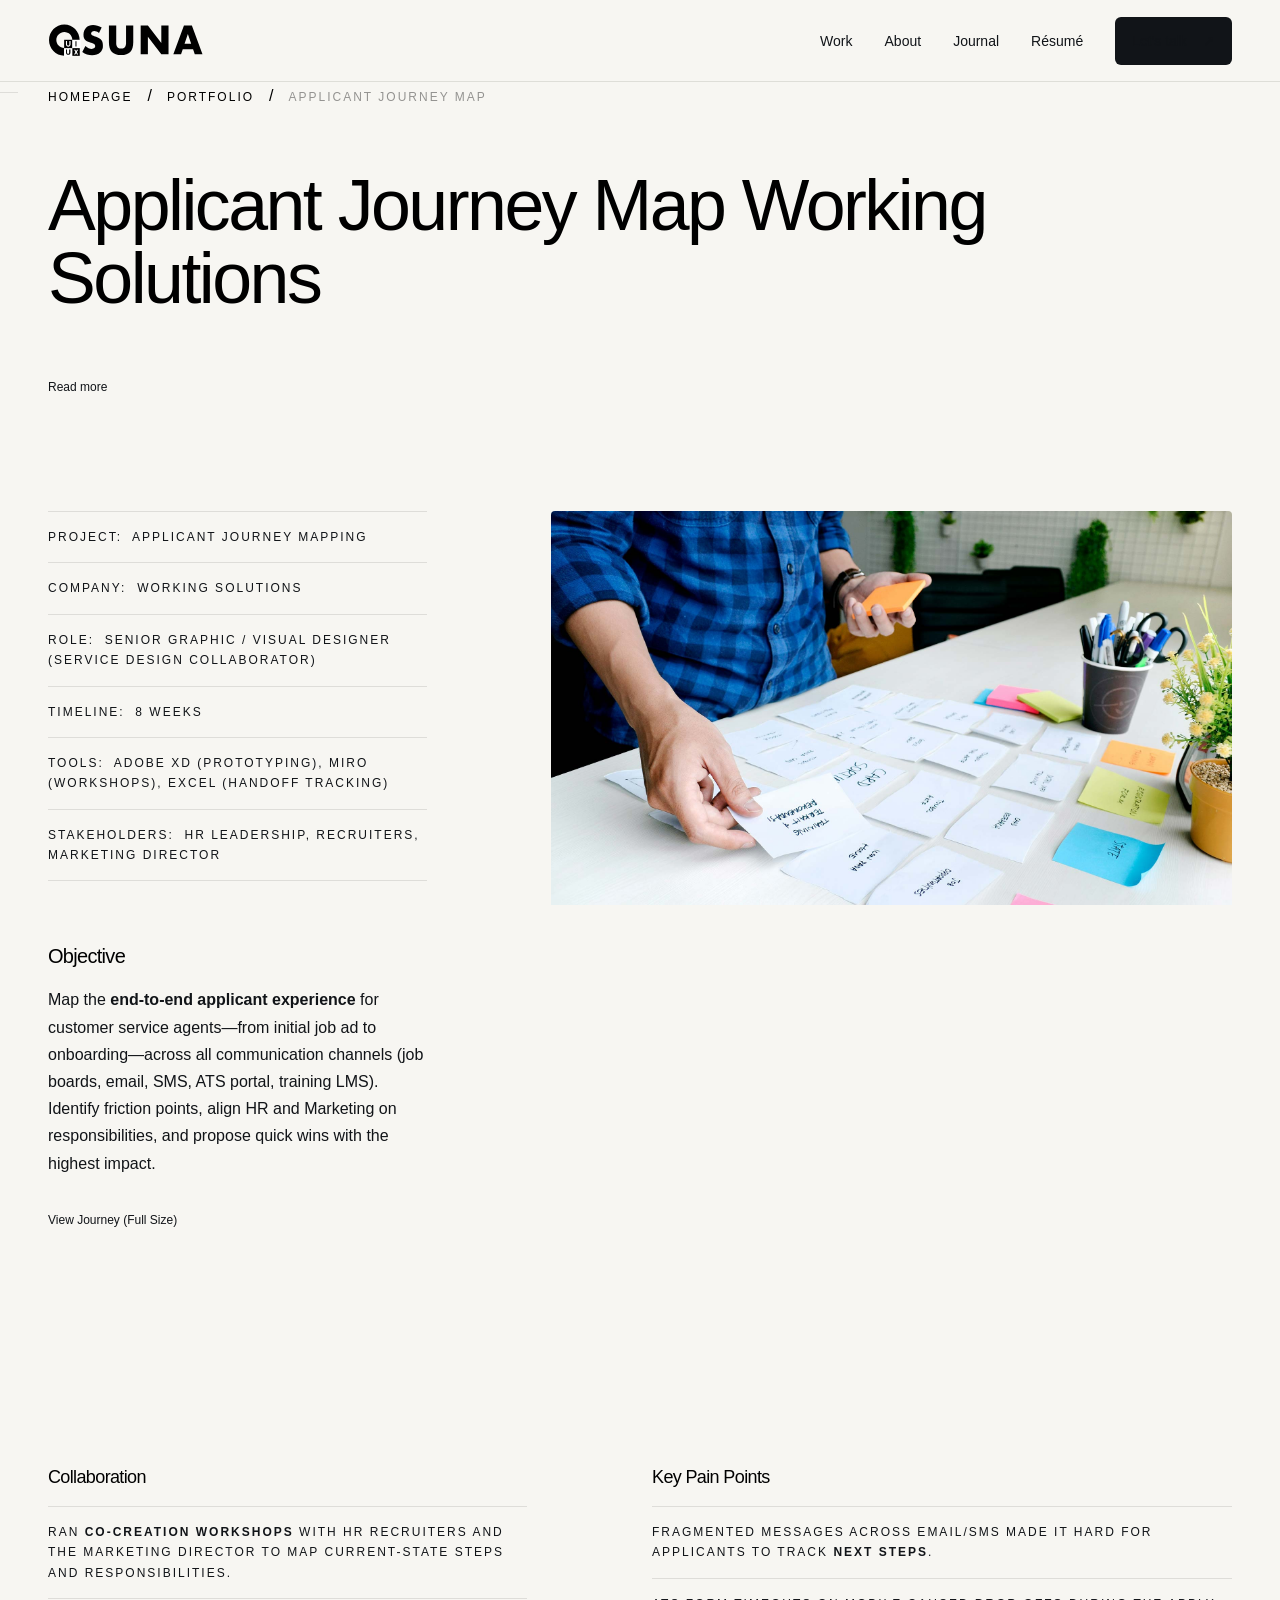
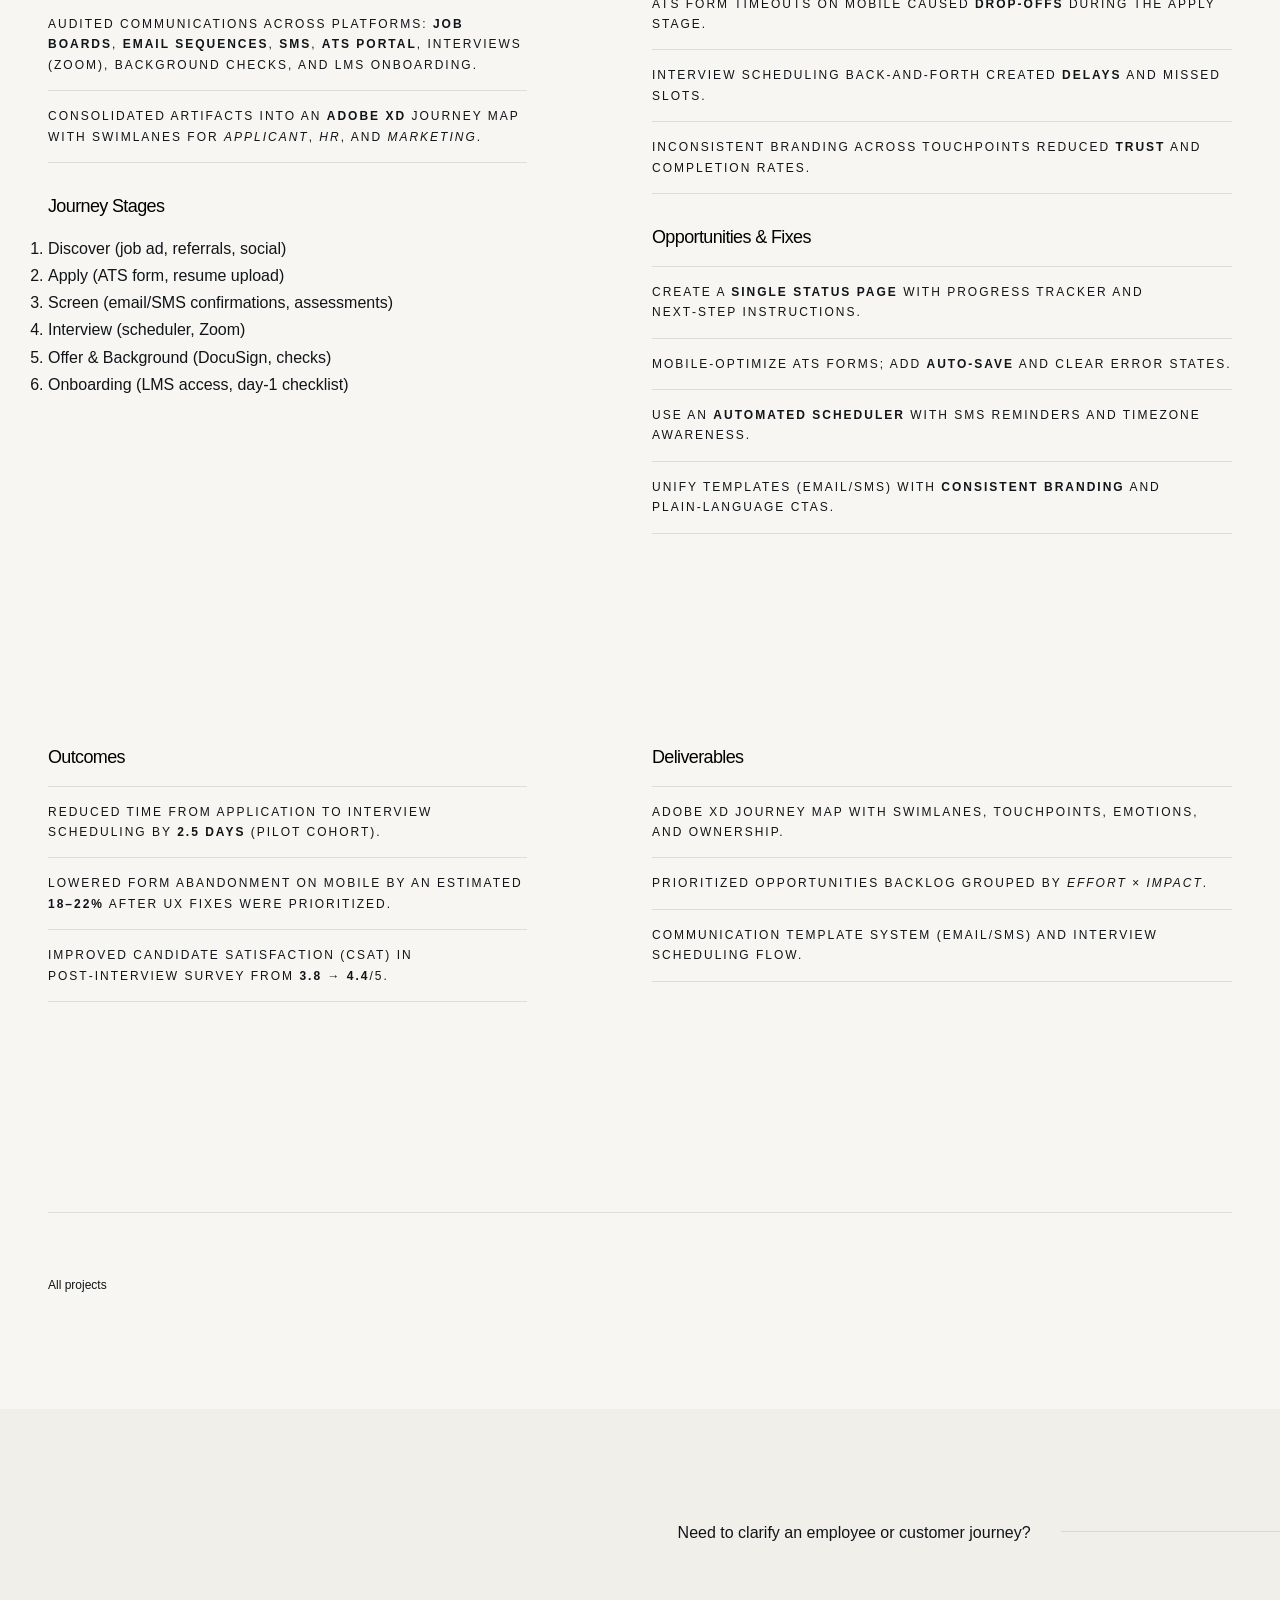
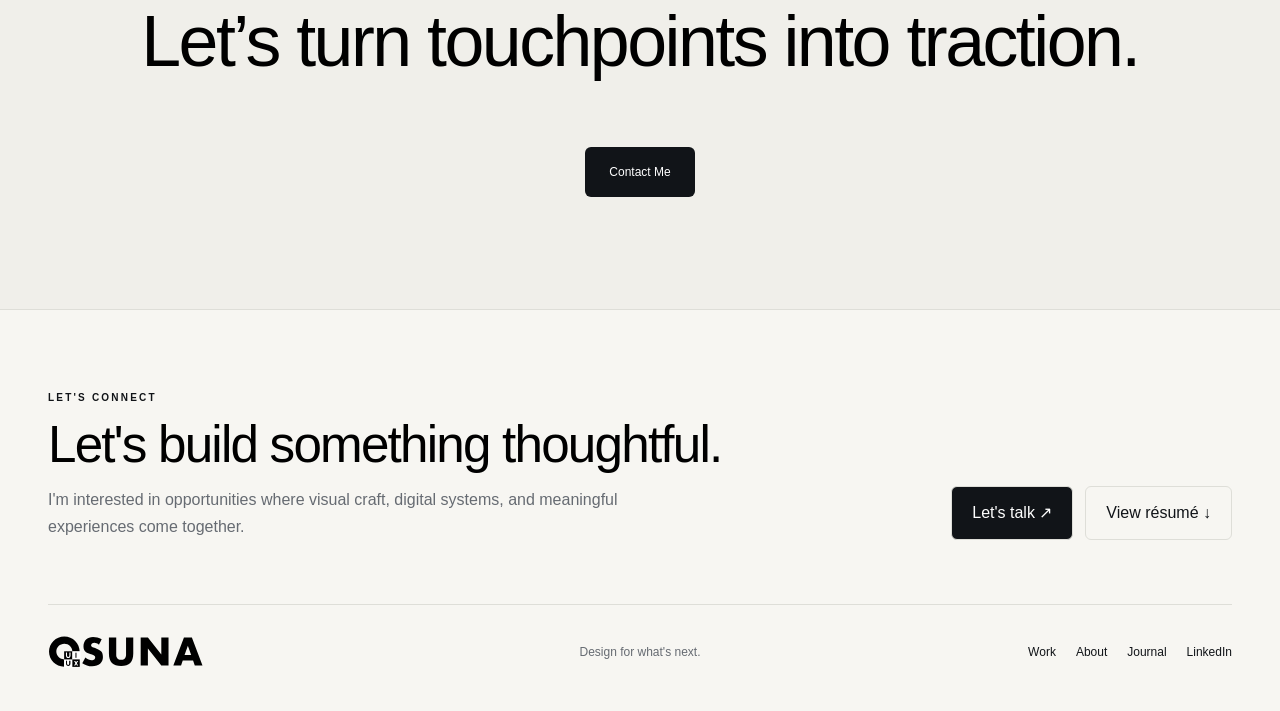
<file: ux-user-journey.html>
<!DOCTYPE html>

<html lang="zxx">
<head>
<meta charset="utf-8"/>
<meta content="width=device-width, initial-scale=1.0" name="viewport"/>
<meta content="ie=edge" http-equiv="X-UA-Compatible"/>
<!-- bootstrap grid css -->
<link href="css/plugins/bootstrap-grid.css" rel="stylesheet"/>
<!-- font awesome css -->
<link href="css/plugins/font-awesome.min.css" rel="stylesheet"/>
<!-- swiper css -->
<link href="css/plugins/swiper.min.css" rel="stylesheet"/>
<!-- fancybox css -->
<link href="css/plugins/fancybox.min.css" rel="stylesheet"/>
<!-- ashley scss -->
<link href="css/style.css" rel="stylesheet"/>
<!-- page name -->
<title>Applicant User Journey — Working Solutions (HR × Marketing Collaboration)</title>
<link href="img/logo/favicon.png" rel="icon" type="image/x-icon"/>
<link href="css/osuna-pages.css" rel="stylesheet"/></head>
<body class="osuna-refresh"><header class="os-site-header"><a aria-label="Osuna Design home" class="os-brand" href="index.html"><img alt="Osuna Design" src="img/logo/logo.svg"/></a><nav aria-label="Primary" class="os-nav"><a href="portfolio.html">Work</a><a href="about.html">About</a><a href="blog.html">Journal</a><a href="img/resume/UI-UX-Designer-Hector-Osuna.pdf" target="_blank">Résumé</a><a class="os-cta" href="contact.html">Let's talk <span>↗</span></a></nav><button aria-expanded="false" aria-label="Open menu" class="os-menu">☰</button></header>
<!-- wrapper -->
<div class="mil-wrapper" id="top">
<!-- cursor -->
<div class="mil-ball">
<span class="mil-icon-1">
<svg viewbox="0 0 128 128">
<path d="M106.1,41.9c-1.2-1.2-3.1-1.2-4.2,0c-1.2,1.2-1.2,3.1,0,4.2L116.8,61H11.2l14.9-14.9c1.2-1.2,1.2-3.1,0-4.2	c-1.2-1.2-3.1-1.2-4.2,0l-20,20c-1.2,1.2-1.2,3.1,0,4.2l20,20c0.6,0.6,1.4,0.9,2.1,0.9s1.5-0.3,2.1-0.9c1.2-1.2,1.2-3.1,0-4.2	L11.2,67h105.5l-14.9,14.9c-1.2,1.2-1.2,3.1,0,4.2c0.6,0.6,1.4,0.9,2.1,0.9s1.5-0.3,2.1-0.9l20-20c1.2-1.2,1.2-3.1,0-4.2L106.1,41.9	z"></path>
</svg>
</span>
<div class="mil-more-text">More</div>
<div class="mil-choose-text">Сhoose</div>
</div>
<!-- cursor end -->
<!-- preloader -->
<div class="mil-preloader">
<div class="mil-preloader-animation">
<div class="mil-pos-abs mil-animation-1">
<p class="mil-h3 mil-muted mil-thin">Creative</p>
<p class="mil-h3 mil-muted">Thoughtful</p>
<p class="mil-h3 mil-muted mil-thin">Excellence</p>
</div>
<div class="mil-pos-abs mil-animation-2">
<div class="mil-reveal-frame">
<p class="mil-reveal-box"></p>
<p class="mil-h3 mil-muted mil-thin">hectorosunadesign.com</p>
</div>
</div>
</div>
</div>
<!-- preloader end -->
<!-- scrollbar progress -->
<div class="mil-progress-track">
<div class="mil-progress"></div>
</div>
<!-- scrollbar progress end -->
<!-- menu -->
<div class="mil-menu-frame">
<!-- frame clone -->
<div class="mil-frame-top">
<a class="mil-logo" href="index.html"><img src="img/logo/logo-menu.svg"/></a>
<div class="mil-menu-btn">
<span></span>
</div>
</div>
<!-- frame clone end -->
<div class="container">
<div class="mil-menu-content">
<div class="row">
<div class="col-xl-5">
<nav class="mil-main-menu" id="swupMenu">
<ul>
<li class="mil-has-children">
<a href="index.html">Homepage</a>
<!--
                      <ul>
                        <li><a href="home-1.html">Landing page</a></li>
                        <li><a href="home-2.html">Personal</a></li>
                        <li><a href="portfolio-3.html">Portfolio slider</a></li>
                      </ul>
                    --></li>
<li class="mil-has-children mil-active">
<a class="js-menu-parent" data-no-swup="" href="portfolio.html">Portfolio</a>
<ul>
<!--<li><a href="portfolio.html">Portfolio</a></li>-->
<li><a href="ui-ux-fitnudge.html">UI/UX Design Fitness App</a></li>
<li><a href="ux-audit.html">UX Audit eCommerce</a></li>
<li><a href="music-streaming-app.html">UX – Music Streaming App</a></li>
<li><a href="ui-design.html">Corporate Landing Page UI Design</a></li>
<li><a href="ux-user-journey.html">User Journey Map</a></li>
<!--<li><a href="newsroom.html">Website Redesign Newsroom</a></li>
                          <li><a href="brand-id.html">Corporate Brands ID</a></li>-->
</ul>
</li>
<li class="mil-has-children">
<a href="about.html">About</a>
<!--
                      <ul>
                        <li><a href="services.html">Services List</a></li>
                        <li><a href="service.html">Single service</a></li>
                      </ul>
                    --></li>
<li class="mil-has-children">
<a href="blog.html">Blogs</a>
<ul>
<li><a href="blog.html">Blog List</a></li>
<li>
<a href="jony-ive-ux-design.html">The Design Leader Who Shaped My Path</a>
</li>
<li>
<a href="journey-ui-design.html">From Culinary Manager to Visual Designer</a>
</li>
</ul>
</li>
<!--
                    <li class="mil-has-children">
                      <a href="#.">Other pages</a>
                      <ul>
                        <li><a href="team.html">Team</a></li>
                        <li><a href="contact.html">Contact</a></li>
                        <li><a href="404.html">404</a></li>
                      </ul>
                    </li>
                -->
</ul>
</nav>
</div>
<div class="col-xl-7">
<div class="mil-menu-right-frame">
<div class="mil-animation-in">
<div class="mil-animation-frame">
<div class="mil-animation mil-position-1 mil-scale" data-value-1="2" data-value-2="2"></div>
</div>
</div>
<div class="mil-menu-right">
<div class="row">
<!--
                      <div class="col-lg-8 mil-mb-60">
                        <h6 class="mil-muted mil-mb-30">Projects</h6>

                        <ul class="mil-menu-list">
                          <li>
                            <a href="project-1.html" class="mil-light-soft"
                              >Interior design studio</a
                            >
                          </li>
                          <li>
                            <a href="project-2.html" class="mil-light-soft"
                              >Home Security Camera</a
                            >
                          </li>
                          <li>
                            <a href="project-3.html" class="mil-light-soft"
                              >Kemia Honest Skincare</a
                            >
                          </li>
                          <li>
                            <a href="project-4.html" class="mil-light-soft"
                              >Cascade of Lava</a
                            >
                          </li>
                          <li>
                            <a href="project-5.html" class="mil-light-soft"
                              >Air Pro by Molekule</a
                            >
                          </li>
                          <li>
                            <a href="project-6.html" class="mil-light-soft"
                              >Tony's Chocolonely</a
                            >
                          </li>
                        </ul>
                      </div>
                    -->
<!--
                      <div class="col-lg-4 mil-mb-60">
                        <h6 class="mil-muted mil-mb-30">Useful links</h6>

                        <ul class="mil-menu-list">
                          <li>
                            <a href="#." class="mil-light-soft"
                              >Privacy Policy</a
                            >
                          </li>
                          <li>
                            <a href="#." class="mil-light-soft"
                              >Terms and conditions</a
                            >
                          </li>
                          <li>
                            <a href="#." class="mil-light-soft"
                              >Cookie Policy</a
                            >
                          </li>
                          <li>
                            <a href="#." class="mil-light-soft">Careers</a>
                          </li>
                        </ul>
                      </div>
-->
</div>
<div class="mil-divider mil-mb-60"></div>
<!--
                    <div class="row justify-content-between">
                      <div class="col-lg-4 mil-mb-60">
                        <h6 class="mil-muted mil-mb-30">Canada</h6>

                        <p class="mil-light-soft mil-up">
                          71 South Los Carneros Road, California
                          <span class="mil-no-wrap">+51 174 705 812</span>
                        </p>
                      </div>
                      <div class="col-lg-4 mil-mb-60">
                        <h6 class="mil-muted mil-mb-30">Germany</h6>

                        <p class="mil-light-soft">
                          Leehove 40, 2678 MC De Lier, Netherlands
                          <span class="mil-no-wrap">+31 174 705 811</span>
                        </p>
                      </div>
                    </div>
                                -->
</div>
</div>
</div>
</div>
</div>
</div>
</div>
<!-- menu -->
<!-- curtain -->
<div class="mil-curtain"></div>
<!-- curtain end -->
<!-- frame -->
<div class="mil-frame">
<div class="mil-frame-top">
<a class="mil-logo" href="index.html"><img src="img/logo/logo.svg"/></a>
<div class="mil-menu-btn">
<span></span>
</div>
</div>
<div class="mil-frame-bottom">
<div class="mil-current-page"></div>
<div class="mil-back-to-top">
<a class="mil-link mil-dark mil-arrow-place" href="#top">
<span>Back to top</span>
</a>
</div>
</div>
</div>
<!-- frame end -->
<!-- content -->
<div class="mil-content">
<div class="mil-main-transition" id="swupMain">
<!-- banner -->
<div class="mil-inner-banner">
<div class="mil-banner-content mil-up">
<div class="mil-animation-frame">
<div class="mil-animation mil-position-4 mil-dark mil-scale" data-value-1="6" data-value-2="1.4"></div>
</div>
<div class="container">
<ul class="mil-breadcrumbs mil-mb-60">
<li><a href="index.html">Homepage</a></li>
<li><a href="portfolio.html">Portfolio</a></li>
<li><a href="ux-user-journey.html">Applicant Journey Map</a></li>
</ul>
<h1 class="mil-mb-60">Applicant Journey Map <span class="mil-thin">Working Solutions</span></h1>

<a class="mil-link mil-dark mil-arrow-place mil-down-arrow" href="#project"><span>Read more</span></a>
</div>
</div>
</div>
<!-- banner end -->
<!-- project -->
<section>
<div class="container mil-p-120-120" id="project">
<div class="row justify-content-between mil-mb-120">
<div class="col-lg-4">
<div class="mil-p-0-120">
<ul class="mil-service-list mil-dark mil-mb-60">
<li class="mil-up">Project:  <span class="mil-dark">Applicant Journey Mapping</span></li>
<li class="mil-up">Company:  <span class="mil-dark">Working Solutions</span></li>
<li class="mil-up">Role:  <span class="mil-dark">Senior Graphic / Visual Designer (Service Design collaborator)</span></li>
<li class="mil-up">Timeline:  <span class="mil-dark">8 weeks</span></li>
<li class="mil-up">Tools:  <span class="mil-dark">Adobe XD (prototyping), Miro (workshops), Excel (handoff tracking)</span></li>
<li class="mil-up">Stakeholders:  <span class="mil-dark">HR leadership, Recruiters, Marketing Director</span></li>
</ul>
<h5 class="mil-up mil-mb-20">Objective</h5>
<p class="mil-up mil-mb-30">Map the <b>end-to-end applicant experience</b> for customer service agents—from initial job ad to onboarding—across all communication channels (job boards, email, SMS, ATS portal, training LMS). Identify friction points, align HR and Marketing on responsibilities, and propose quick wins with the highest impact.</p>
<a class="mil-link mil-dark mil-up mil-arrow-place" data-no-swup="" href="https://xd.adobe.com/view/4ce4bfbc-ee90-4ad1-b090-899210bc06e3-19b7/" target="_blank"><span>View Journey (Full Size)</span></a>
</div>
</div>
<div class="col-lg-7">
<!--Journey hero -->
<div class="mil-image-frame mil-horizontal mil-up mil-mb-30 clickable-frame" data-link="https://xd.adobe.com/view/4ce4bfbc-ee90-4ad1-b090-899210bc06e3-19b7/">
<img alt="Platforms used chart" src="img/works/14.jpg"/>
<!--<a data-fancybox="gallery-platforms" data-no-swup href="img/works/6/1.jpg" class="mil-zoom-btn"><img src="img/icons/zoom.svg" alt="zoom" /></a>-->
</div>
<!--Swimlanes preview-->
<!--<div class="mil-grid-2col mil-up mil-mb-30">
                    <div class="mil-image-frame mil-vertical">
                      <img src="img/projects/journey/stages@2x.jpg" alt="Stages and touchpoints" />
                      <a data-fancybox="journey" data-no-swup href="img/projects/journey/stages@2x.jpg" class="mil-zoom-btn"><img src="img/icons/zoom.svg" alt="zoom" /></a>
                    </div>
                    <div class="mil-image-frame mil-vertical">
                      <img src="img/projects/journey/painpoints@2x.jpg" alt="Pain points and opportunities" />
                      <a data-fancybox="journey" data-no-swup href="img/projects/journey/painpoints@2x.jpg" class="mil-zoom-btn"><img src="img/icons/zoom.svg" alt="zoom" /></a>
                    </div>
                  </div>-->
</div>
</div>
<!-- Collaboration & approach -->
<div class="row justify-content-between mil-mb-120">
<div class="col-lg-5 mil-mb-60">
<h6 class="mil-mb-15">Collaboration</h6>
<ul class="mil-service-list mil-dark mil-mb-30">
<li class="mil-up">Ran <b>co-creation workshops</b> with HR recruiters and the Marketing Director to map current-state steps and responsibilities.</li>
<li class="mil-up">Audited communications across platforms: <b>job boards</b>, <b>email sequences</b>, <b>SMS</b>, <b>ATS portal</b>, interviews (Zoom), background checks, and LMS onboarding.</li>
<li class="mil-up">Consolidated artifacts into an <b>Adobe XD</b> journey map with swimlanes for <i>Applicant</i>, <i>HR</i>, and <i>Marketing</i>.</li>
</ul>
<h6 class="mil-mb-15">Journey Stages</h6>
<ol class="mil-ol mil-dark mil-mb-30">
<li class="mil-up">Discover (job ad, referrals, social)</li>
<li class="mil-up">Apply (ATS form, resume upload)</li>
<li class="mil-up">Screen (email/SMS confirmations, assessments)</li>
<li class="mil-up">Interview (scheduler, Zoom)</li>
<li class="mil-up">Offer &amp; Background (DocuSign, checks)</li>
<li class="mil-up">Onboarding (LMS access, day‑1 checklist)</li>
</ol>
</div>
<div class="col-lg-6 mil-mb-60">
<h6 class="mil-mb-15">Key Pain Points</h6>
<ul class="mil-service-list mil-dark mil-mb-30">
<li class="mil-up">Fragmented messages across email/SMS made it hard for applicants to track <b>next steps</b>.</li>
<li class="mil-up">ATS form timeouts on mobile caused <b>drop‑offs</b> during the Apply stage.</li>
<li class="mil-up">Interview scheduling back‑and‑forth created <b>delays</b> and missed slots.</li>
<li class="mil-up">Inconsistent branding across touchpoints reduced <b>trust</b> and completion rates.</li>
</ul>
<h6 class="mil-mb-15">Opportunities &amp; Fixes</h6>
<ul class="mil-service-list mil-dark mil-mb-30">
<li class="mil-up">Create a <b>single status page</b> with progress tracker and next‑step instructions.</li>
<li class="mil-up">Mobile‑optimize ATS forms; add <b>auto‑save</b> and clear error states.</li>
<li class="mil-up">Use an <b>automated scheduler</b> with SMS reminders and timezone awareness.</li>
<li class="mil-up">Unify templates (email/SMS) with <b>consistent branding</b> and plain‑language CTAs.</li>
</ul>
</div>
</div>
<!-- Outcomes -->
<div class="row justify-content-between mil-mb-120">
<div class="col-lg-5 mil-mb-60">
<h6 class="mil-mb-15">Outcomes</h6>
<ul class="mil-service-list mil-dark mil-mb-30">
<li class="mil-up">Reduced time from application to interview scheduling by <b>2.5 days</b> (pilot cohort).</li>
<li class="mil-up">Lowered form abandonment on mobile by an estimated <b>18–22%</b> after UX fixes were prioritized.</li>
<li class="mil-up">Improved candidate satisfaction (CSAT) in post‑interview survey from <b>3.8 → 4.4</b>/5.</li>
</ul>
</div>
<div class="col-lg-6 mil-mb-60">
<h6 class="mil-mb-15">Deliverables</h6>
<ul class="mil-service-list mil-dark mil-mb-30">
<li class="mil-up">Adobe XD journey map with swimlanes, touchpoints, emotions, and ownership.</li>
<li class="mil-up">Prioritized opportunities backlog grouped by <i>effort × impact</i>.</li>
<li class="mil-up">Communication template system (email/SMS) and interview scheduling flow.</li>
</ul>
</div>
</div>
<!-- Works nav -->
<div class="mil-works-nav mil-up">
<a class="mil-link mil-dark" href="portfolio.html"><span>All projects</span></a>
</div>
</div>
</section>
<!-- project end -->
<!-- call to action -->
<section class="mil-soft-bg">
<div class="container mil-p-120-120">
<div class="row">
<div class="col-lg-10">
<span class="mil-suptitle mil-suptitle-right mil-suptitle-dark mil-up">Need to clarify an employee or customer journey?</span>
</div>
</div>
<div class="mil-center">
<h2 class="mil-h1 mil-up">Let’s turn <span class="mil-thin">touchpoints</span> into <span class="mil-thin">traction</span>.</h2>
<div class="mil-mt-suptitle-offset">
<a class="mil-button mil-arrow-place" href="contact.html"><span>Contact Me</span></a>
</div>
</div>
</div>
</section>
<!-- call to action end -->
<!-- footer -->
<footer class="mil-dark-bg">
<div class="mi-invert-fix">
<div class="container mil-p-120-60">
<div class="row justify-content-between">
<div class="col-md-4 col-lg-4 mil-mb-60">
<div class="mil-muted mil-logo mil-up mil-mb-30">
<img alt="OSUNA Designs" src="img/logo/logo-menu.svg"/>
</div>
</div>
<div class="col-md-7 col-lg-6">
<div class="row justify-content-end">
<div class="col-md-6 col-lg-7">
<nav class="mil-footer-menu mil-mb-60">
<ul>
<li class="mil-up"><a href="index.html">Home</a></li>
<li class="mil-up mil-active"><a href="portfolio.html">Portfolio</a></li>
<li class="mil-up"><a href="about.html">About</a></li>
<li class="mil-up"><a href="contact.html">Contact</a></li>
<li class="mil-up"><a href="blog.html">Blog</a></li>
</ul>
</nav>
</div>
<div class="col-md-6 col-lg-5">
<ul class="mil-menu-list mil-up mil-mb-60">
<li><a class="mil-light-soft" href="https://www.linkedin.com/in/hector-osuna-570150112/" target="_blank">LinkedIn</a></li>
<li><a class="mil-light-soft" href="https://www.instagram.com/pixelosunadesign/" target="_blank">Instagram</a></li>
<li><a class="mil-light-soft" href="https://www.behance.net/osunahector" target="_blank">Behance</a></li>
</ul>
</div>
</div>
</div>
</div>
<div class="row justify-content-between flex-sm-row-reverse">
<div class="col-md-7 col-lg-6">
<div class="row justify-content-between"></div>
</div>
<div class="col-md-4 col-lg-6 mil-mb-60">
<div class="mil-vert-between">
<p class="mil-light-soft mil-up">© Copyright 2025 - OSUNA Designs. All Rights Reserved.</p>
</div>
</div>
</div>
</div>
</div>
</footer>
<!-- footer end -->
</div>
</div>
<!-- content end -->
</div>
<!-- wrapper end -->
<!-- scripts -->
<script src="js/plugins/jquery.min.js"></script>
<script src="js/plugins/swup.min.js"></script>
<script src="js/plugins/swiper.min.js"></script>
<script src="js/plugins/fancybox.min.js"></script>
<script src="js/plugins/gsap.min.js"></script>
<script src="js/plugins/smooth-scroll.js"></script>
<script src="js/plugins/ScrollTrigger.min.js"></script>
<script src="js/plugins/ScrollTo.min.js"></script>
<script src="js/main.js"></script>
<footer class="os-page-footer"><div class="os-footer-top"><div><div class="os-kicker">Let's connect</div><h2>Let's build something thoughtful.</h2><p>I'm interested in opportunities where visual craft, digital systems, and meaningful experiences come together.</p></div><div class="os-footer-actions"><a class="os-footer-btn primary" href="contact.html">Let's talk ↗</a><a class="os-footer-btn" href="img/resume/UI-UX-Designer-Hector-Osuna.pdf" target="_blank">View résumé ↓</a></div></div><div class="os-footer-bottom"><a class="os-brand" href="index.html"><img alt="Osuna Design" src="img/logo/logo.svg"/></a><span>Design for what's next.</span><div class="os-footer-links"><a href="portfolio.html">Work</a><a href="about.html">About</a><a href="blog.html">Journal</a><a href="https://www.linkedin.com/in/hector-osuna-570150112/" rel="noreferrer" target="_blank">LinkedIn</a></div></div></footer><script>document.addEventListener('DOMContentLoaded',()=>{const b=document.querySelector('.os-menu'),n=document.querySelector('.os-nav');if(b&&n)b.addEventListener('click',()=>{n.classList.toggle('open');b.setAttribute('aria-expanded',n.classList.contains('open'));});});</script></body>
</html>
</file>
<file: css/osuna-modern.css>
:root{--ink:#111418;--muted:#60656d;--paper:#f7f6f2;--white:#fff;--line:#deded8;--gold:#b99a5a;--dark:#0d1115;--max:1440px}*{box-sizing:border-box}html{scroll-behavior:smooth}body{margin:0;background:var(--paper);color:var(--ink);font-family:Inter,ui-sans-serif,-apple-system,BlinkMacSystemFont,"Segoe UI",sans-serif;-webkit-font-smoothing:antialiased}a{color:inherit;text-decoration:none}.wrap{width:min(calc(100% - 96px),var(--max));margin:auto}.site-header{height:82px;display:flex;align-items:center;justify-content:space-between;padding:0 max(48px,calc((100vw - var(--max))/2));border-bottom:1px solid var(--line);position:sticky;top:0;background:rgba(247,246,242,.88);backdrop-filter:blur(18px);z-index:50}.brand img{width:156px;height:auto}.site-header nav{display:flex;align-items:center;gap:34px;font-size:14px}.site-header nav>a:not(.button){transition:.2s}.site-header nav>a:not(.button):hover{opacity:.55}.menu{display:none;background:none;border:0;font-size:24px}.button{display:inline-flex;align-items:center;justify-content:center;gap:22px;background:var(--ink);color:#fff;padding:15px 20px;border-radius:6px;font-size:14px;transition:.25s}.button:hover{transform:translateY(-2px);background:#292d32}.button.small{padding:12px 17px}.button.secondary{background:transparent;color:var(--ink);border:1px solid var(--line)}.text-link{display:inline-flex;gap:12px;align-items:center;font-size:14px}.text-link span,.button span{transition:.25s}.text-link:hover span,.button:hover span{transform:translate(3px,-2px)}.hero{min-height:720px;display:grid;grid-template-columns:1.02fr .98fr;gap:7vw;align-items:center;padding-top:70px;padding-bottom:70px}.eyebrow{text-transform:uppercase;letter-spacing:.24em;font-size:11px;font-weight:700;margin:0 0 24px}.hero h1,.section h2,.impact h2,.manifesto h2,.contact h2{font-weight:520;letter-spacing:-.045em;margin:0}.hero h1{font-size:clamp(52px,5.5vw,88px);line-height:.98;max-width:850px}.hero h1 em,.manifesto h2 em{font-style:normal;color:var(--gold)}.lede{font-size:19px;line-height:1.65;color:var(--muted);max-width:690px;margin:30px 0}.actions{display:flex;align-items:center;gap:28px}.hero-system{height:520px;position:relative;border:1px solid var(--line);overflow:hidden;background:#f2f1ed}.grid-lines{position:absolute;inset:0;background-image:linear-gradient(var(--line) 1px,transparent 1px),linear-gradient(90deg,var(--line) 1px,transparent 1px);background-size:70px 70px;opacity:.6}.system-card{position:absolute;background:rgba(255,255,255,.88);border:1px solid #d8d7d1;box-shadow:0 15px 45px rgba(0,0,0,.06)}.main-card{width:55%;height:58%;left:16%;top:18%;padding:48px}.main-card h2{font-size:36px;line-height:1.05;font-weight:450;letter-spacing:-.04em}.micro{font-size:9px;letter-spacing:.2em}.gold-line{width:38px;height:2px;background:var(--gold);margin-top:34px}.note{width:180px;padding:22px;display:flex;flex-direction:column;gap:6px}.note span{font-size:10px}.note b{font-size:14px}.note small{color:var(--muted)}.note.one{right:5%;top:7%}.note.two{right:8%;bottom:9%}.orbit{position:absolute;width:230px;height:230px;border:1px dashed #72777c;border-radius:50%;right:-75px;top:37%}.dot{width:9px;height:9px;background:var(--ink);border-radius:50%;position:absolute;left:6%;top:58%}.proof{border-top:1px solid var(--line);border-bottom:1px solid var(--line);background:#fbfaf7}.proof-grid{min-height:112px;display:grid;grid-template-columns:1.5fr repeat(4,1fr);align-items:center}.proof-grid>div{padding:0 28px;border-right:1px solid var(--line);height:50%;display:flex;align-items:center;gap:20px;font-size:14px}.proof-grid>div:first-child{padding-left:0}.proof-grid>div:last-child{border:0}.proof strong{font-size:38px;font-weight:500}.proof span{font-size:10px;text-transform:uppercase;letter-spacing:.18em;line-height:1.6}.section{padding-top:130px;padding-bottom:130px}.section-head{display:flex;justify-content:space-between;align-items:flex-end;margin-bottom:52px}.section h2{font-size:clamp(46px,5vw,72px);line-height:1.02}.work-grid{display:grid;grid-template-columns:1fr 1fr;gap:24px}.project{border:1px solid var(--line);background:#fbfaf7;overflow:hidden;display:block;transition:.3s}.project:hover{transform:translateY(-5px);box-shadow:0 20px 50px rgba(0,0,0,.07)}.project-wide{grid-column:1/-1}.project-image{aspect-ratio:16/9;overflow:hidden;background:#ddd}.project-wide .project-image{aspect-ratio:2.2/1}.project-image img{width:100%;height:100%;object-fit:cover;transition:.55s}.project:hover img{transform:scale(1.025)}.project-copy{padding:28px 28px 16px;display:flex;justify-content:space-between;gap:20px}.project-copy .eyebrow{margin-bottom:12px;color:var(--muted)}.project-copy h3{font-size:28px;letter-spacing:-.03em;margin:0 0 12px;font-weight:520}.project-copy p:not(.eyebrow){margin:0;color:var(--muted);line-height:1.55;max-width:720px}.circle{width:42px;height:42px;border:1px solid var(--line);border-radius:50%;display:grid;place-items:center;flex:none}.tags{display:flex;gap:8px;padding:0 28px 28px;flex-wrap:wrap}.tags span{font-size:11px;border:1px solid var(--line);padding:7px 10px;border-radius:100px}.impact{background:var(--dark);color:#fff;padding:100px 0}.impact-grid{display:grid;grid-template-columns:2fr repeat(4,1fr);gap:28px;align-items:end}.light{color:#a8acb0}.impact h2{font-size:52px}.metric{border-left:1px solid #34383c;padding-left:26px}.metric strong{display:block;font-size:42px;font-weight:450}.metric span{color:#aeb3b8;font-size:13px}.process{display:grid;grid-template-columns:.8fr 1.8fr;gap:90px}.process>div h2{font-size:50px}.process ol{list-style:none;margin:0;padding:0;display:grid;grid-template-columns:repeat(4,1fr);gap:25px}.process li{border-top:1px solid var(--line);padding-top:18px}.process li span{font-size:11px;color:var(--muted);display:block;margin-bottom:42px}.process li b{font-size:18px}.process li p{font-size:14px;color:var(--muted);line-height:1.55}.about-grid{display:grid;grid-template-columns:.8fr 1.6fr;gap:80px}.small-lede{font-size:16px}.cap-grid{display:grid;grid-template-columns:repeat(2,1fr);gap:12px}.cap-grid article{border:1px solid var(--line);padding:28px;min-height:165px;background:#fbfaf7}.cap-grid article>span{font-size:24px}.cap-grid h3{font-size:17px;margin:25px 0 8px}.cap-grid p{font-size:13px;line-height:1.5;color:var(--muted);margin:0}.manifesto{background:var(--dark);color:white;padding:110px 0;overflow:hidden}.manifesto-grid{display:grid;grid-template-columns:1.4fr .8fr;gap:100px;align-items:end}.manifesto h2{font-size:clamp(48px,5vw,76px);line-height:1}.manifesto-grid>p{color:#c5c8cb;line-height:1.7;font-size:16px}.contact{padding-top:110px;padding-bottom:110px;display:flex;align-items:flex-end;justify-content:space-between;border-bottom:1px solid var(--line)}.contact h2{font-size:56px}.contact p:not(.eyebrow){color:var(--muted);max-width:600px;line-height:1.6}footer{padding:42px 0}.footer-grid{display:grid;grid-template-columns:1fr 1fr 1fr;align-items:center;font-size:12px}.footer-grid>span{text-align:center;color:var(--muted)}.footer-grid>div{display:flex;justify-content:flex-end;gap:20px}.reveal{opacity:0;transform:translateY(24px);transition:opacity .75s ease,transform .75s ease}.reveal.visible{opacity:1;transform:none}@media(max-width:900px){.wrap{width:min(calc(100% - 40px),var(--max))}.site-header{padding:0 20px}.site-header nav{display:none;position:absolute;top:82px;left:0;right:0;background:var(--paper);padding:28px;flex-direction:column;border-bottom:1px solid var(--line)}.site-header nav.open{display:flex}.menu{display:block}.hero{grid-template-columns:1fr;min-height:auto;padding-top:90px}.hero-system{height:430px}.proof-grid{grid-template-columns:1fr 1fr}.proof-grid>div{min-height:90px;border-bottom:1px solid var(--line)}.proof-grid>div:first-child{grid-column:1/-1;padding-left:28px}.work-grid{grid-template-columns:1fr}.project-wide{grid-column:auto}.project-wide .project-image{aspect-ratio:16/9}.impact-grid{grid-template-columns:1fr 1fr}.impact-grid>div:first-child{grid-column:1/-1}.process,.about-grid,.manifesto-grid{grid-template-columns:1fr}.process ol{grid-template-columns:1fr 1fr}.contact{align-items:flex-start;flex-direction:column;gap:30px}.footer-grid{grid-template-columns:1fr;gap:24px}.footer-grid>span{text-align:left}.footer-grid>div{justify-content:flex-start}}@media(max-width:560px){.hero h1{font-size:47px}.hero-system{height:370px}.main-card{left:7%;width:67%;padding:28px}.main-card h2{font-size:29px}.note{width:140px}.note.one{right:2%}.note.two{right:3%}.section{padding:90px 0}.section-head{align-items:flex-start;flex-direction:column;gap:25px}.project-copy{padding:22px}.project-copy h3{font-size:23px}.tags{padding:0 22px 22px}.impact-grid{grid-template-columns:1fr}.impact-grid>div:first-child{grid-column:auto}.process ol,.cap-grid{grid-template-columns:1fr}.manifesto-grid{gap:40px}.contact h2{font-size:43px}.actions{flex-wrap:wrap}.footer-grid>div{flex-wrap:wrap}}
</file>
<file: css/style.css>
/* -------------------------------------------

Name: 		Ruizarch
Version:    1.0
Developer:	Nazar Miller (millerDigitalDesign)
Portfolio:  https://themeforest.net/user/millerdigitaldesign/portfolio?ref=MillerDigitalDesign

p.s. I am available for Freelance hire (UI design, web development). email: miller.themes@gmail.com

------------------------------------------- */
/*--------------------------------------------

1. common
    - main
    - typography
    - link
    - button
    - form
    - breadcrumbs
    - backgrounds
    - spaces
2. components
    - preloader
    - cursor
    - hidden elements
    - scrollbar
    - frame
    - menu button
    - menu 
    - banner
    - circle text
    - lines
    - dodecahedron
    - about
    - partners
    - services
    - team
    - social icons
    - revievs
    - blog
    - footer
    - portfolio
    - map
    - accordion
    - price
    - 404
    - images
    - page transitions


--------------------------------------------*/
@import url("https://fonts.googleapis.com/css2?family=Outfit:wght@100;200;300;400;500;600;700;800;900&display=swap");
@import url(https://cdnjs.cloudflare.com/ajax/libs/font-awesome/5.15.0/css/all.min.css);
/* -------------------------------------------

main

------------------------------------------- */

.clickable-frame {
  cursor: pointer;
  position: relative;
}

.clickable-frame img {
  transition: opacity 0.3s ease;
}

.clickable-frame:hover img {
  opacity: 0.7; /* adjust dim level */
}

.mil-main-menu .mil-has-children > ul { display: none; }
.mil-main-menu .mil-has-children > ul.mil-active { display: block; }

*,
*:before,
*:after {
  -webkit-box-sizing: border-box;
  box-sizing: border-box;
  padding: 0;
  margin: 0;
}

html,
body {
  padding: 0;
  margin: 0;
  font-family: "Outfit", sans-serif;
  font-size: 16px;
  font-weight: 300;
  color: rgba(0, 0, 0, 0.5);
  line-height: 150%;
  -ms-scroll-chaining: none;
  overscroll-behavior: none;
}
@media screen and (max-width: 768px) {
  html,
  body {
    font-size: 15px;
  }
}

*::-moz-selection {
  color: inherit;
  background-color: transparent;
}

*::selection {
  color: inherit;
  background-color: transparent;
}

.mil-wrapper {
  position: relative;
  overflow: hidden;
  max-width: 100%;
}

.container {
  pointer-events: all;
}

.mil-relative {
  position: relative;
}

.mil-o-hidden {
  overflow: hidden;
}

.mil-flex {
  display: -webkit-box;
  display: -ms-flexbox;
  display: flex;
}

.mil-vert-between {
  display: -webkit-box;
  display: -ms-flexbox;
  display: flex;
  -webkit-box-orient: vertical;
  -webkit-box-direction: normal;
  -ms-flex-direction: column;
  flex-direction: column;
  -webkit-box-pack: justify;
  -ms-flex-pack: justify;
  justify-content: space-between;
  height: 100%;
}

@media screen and (max-width: 992px) {
  .mil-mobile-hidden {
    display: none;
  }
}

section {
  position: relative;
  overflow: hidden;
}

/* -------------------------------------------

typography

------------------------------------------- */
h1,
.mil-h1,
h2,
.mil-h12,
h3,
.mil-h3,
h4,
.mil-h4,
h5,
.mil-h5,
h6,
.mil-h6 {
  font-family: "Outfit", sans-serif;
  color: rgb(0, 0, 0);
  font-weight: 500;
  line-height: 120%;
}
@media screen and (max-width: 768px) {
  h1 br,
  .mil-h1 br,
  h2 br,
  .mil-h12 br,
  h3 br,
  .mil-h3 br,
  h4 br,
  .mil-h4 br,
  h5 br,
  .mil-h5 br,
  h6 br,
  .mil-h6 br {
    display: none;
  }
}

h1,
.mil-h1 {
  font-size: 86px;
}
@media screen and (max-width: 1400px) {
  h1,
  .mil-h1 {
    font-size: 74px;
  }
}
@media screen and (max-width: 1200px) {
  h1,
  .mil-h1 {
    font-size: 72px;
  }
}
@media screen and (max-width: 992px) {
  h1,
  .mil-h1 {
    font-size: 58px;
  }
}
@media screen and (max-width: 768px) {
  h1,
  .mil-h1 {
    font-size: 34px;
  }
}

h2,
.mil-h2 {
  font-size: 68px;
  line-height: 120%;
}
@media screen and (max-width: 1200px) {
  h2,
  .mil-h2 {
    font-size: 56px;
  }
}
@media screen and (max-width: 992px) {
  h2,
  .mil-h2 {
    font-size: 44px;
  }
}
@media screen and (max-width: 768px) {
  h2,
  .mil-h2 {
    font-size: 36px;
  }
}

h3,
.mil-h3 {
  font-size: 42px;
}
@media screen and (max-width: 1200px) {
  h3,
  .mil-h3 {
    font-size: 39px;
  }
}
@media screen and (max-width: 992px) {
  h3,
  .mil-h3 {
    font-size: 36px;
  }
}
@media screen and (max-width: 768px) {
  h3,
  .mil-h3 {
    font-size: 30px;
  }
}

h4,
.mil-h4 {
  font-size: 28px;
}
@media screen and (max-width: 1200px) {
  h4,
  .mil-h4 {
    font-size: 26px;
  }
}
@media screen and (max-width: 992px) {
  h4,
  .mil-h4 {
    font-size: 24px;
  }
}
@media screen and (max-width: 768px) {
  h4,
  .mil-h4 {
    font-size: 22px;
  }
}

h5,
.mil-h5 {
  font-size: 20px;
  line-height: 150%;
}
@media screen and (max-width: 768px) {
  h5,
  .mil-h5 {
    font-size: 18px;
  }
}

h6,
.mil-h6 {
  font-size: 18px;
  line-height: 150%;
}
@media screen and (max-width: 1200px) {
  h6,
  .mil-h6 {
    font-size: 17px;
  }
}
@media screen and (max-width: 992px) {
  h6,
  .mil-h6 {
    font-size: 16px;
  }
}
@media screen and (max-width: 768px) {
  h6,
  .mil-h6 {
    font-size: 21px;
  }
}

.mil-no-wrap {
  white-space: nowrap;
}

blockquote {
  padding: 60px;
  background-color: rgba(0, 0, 0, 0.05);
  font-size: 18px;
  color: rgb(0, 0, 0);
  font-style: italic;
  border-left: solid 4px rgb(255, 152, 0);
}
@media screen and (max-width: 768px) {
  blockquote {
    padding: 30px;
    font-size: 16px;
  }
}

.mil-text-sm {
  font-size: 15px;
}

.mil-text-lg {
  font-size: 18px;
  line-height: 170%;
}

.mil-text-xl {
  font-size: 22px;
  line-height: 180%;
}
@media screen and (max-width: 768px) {
  .mil-text-xl {
    font-size: 20px;
  }
}

.mil-upper {
  text-transform: uppercase;
  font-size: 12px;
  font-weight: 500;
  letter-spacing: 2px;
}

.mil-bold {
  font-weight: 500;
}

.mil-thin {
  font-weight: 100;
}

a {
  color: inherit;
  text-decoration: none;
}

.mil-complex-title {
  line-height: normal;
}

.mil-accent {
  color: rgb(255, 152, 0);
}

.mil-light {
  color: rgb(255, 255, 255) !important;
}
.mil-light a {
  color: rgb(255, 255, 255) !important;
}

.mil-muted {
  color: rgba(255, 255, 255, 0.9);
}

.mil-dark {
  color: rgb(0, 0, 0);
}

.mil-light-soft {
  color: rgba(255, 255, 255, 0.4);
}

.mil-dark-soft {
  color: rgba(0, 0, 0, 0.5);
}

.mil-marker {
  background-color: rgb(255, 152, 0);
  padding: 0 5px;
}

.mil-center {
  text-align: center;
}

.mil-left {
  text-align: left;
}

.mil-right {
  text-align: right;
}

@media screen and (max-width: 576px) {
  .mil-sm-center {
    text-align: center;
  }
}

.mil-suptitle {
  position: relative;
  display: block;
  margin-bottom: 60px;
}
.mil-suptitle:before {
  content: "";
  position: absolute;
  right: calc(100% + 30px);
  top: 10px;
  width: 600px;
  height: 1px;
  background-color: rgb(255, 255, 255);
  opacity: 0.2;
}
.mil-suptitle.mil-suptitle-right {
  text-align: right;
}
.mil-suptitle.mil-suptitle-right:before {
  left: calc(100% + 30px);
}
@media screen and (max-width: 768px) {
  .mil-suptitle.mil-suptitle-right {
    text-align: center;
  }
  .mil-suptitle.mil-suptitle-right:before {
    display: none;
  }
}
.mil-suptitle.mil-suptitle-dark:before {
  background-color: rgb(0, 0, 0);
  opacity: 0.1;
}
@media screen and (max-width: 768px) {
  .mil-suptitle {
    margin-bottom: 60px;
  }
}

.mil-divider {
  width: 100%;
  height: 1px;
  background-color: rgba(255, 255, 255, 0.1);
}

.mil-img-frame {
  position: relative;
  overflow: hidden;
  width: 100%;
  padding-bottom: 140%;
}
.mil-img-frame img {
  position: absolute;
  top: 0;
  left: 0;
  width: 100%;
  height: 100%;
  -o-object-fit: cover;
  object-fit: cover;
  -o-object-position: center;
  object-position: center;
}

/* -------------------------------------------

link

------------------------------------------- */
.mil-link {
  cursor: pointer;
  display: -webkit-inline-box;
  display: -ms-inline-flexbox;
  display: inline-flex;
  -webkit-box-align: center;
  -ms-flex-align: center;
  align-items: center;
  font-weight: 500;
  text-transform: uppercase;
  letter-spacing: 2px;
  font-size: 12px;
}
.mil-link svg {
  margin-left: 15px;
  border-radius: 50%;
  width: 40px;
  height: 40px;
  padding: 10px;
  background-color: rgba(255, 255, 255, 0.1);
  -webkit-transition: 0.4s cubic-bezier(0, 0, 0.3642, 1);
  transition: 0.4s cubic-bezier(0, 0, 0.3642, 1);
}
.mil-link svg path {
  fill: rgb(255, 255, 255);
}
.mil-link.mil-accent svg {
  background-color: rgba(255, 255, 255, 0.1);
  -webkit-transition: 0.4s cubic-bezier(0, 0, 0.3642, 1);
  transition: 0.4s cubic-bezier(0, 0, 0.3642, 1);
}
.mil-link.mil-accent svg path {
  fill: rgb(255, 152, 0);
}
.mil-link.mil-dark svg {
  background-color: rgba(0, 0, 0, 0.1);
  -webkit-transition: 0.4s cubic-bezier(0, 0, 0.3642, 1);
  transition: 0.4s cubic-bezier(0, 0, 0.3642, 1);
}
.mil-link.mil-dark svg path {
  fill: rgb(0, 0, 0);
}
.mil-link:hover svg {
  -webkit-transform: scale(1.15);
  transform: scale(1.15);
}
.mil-link.mil-down-arrow svg {
  -webkit-transform: rotate(90deg);
  transform: rotate(90deg);
}
.mil-link.mil-down-arrow:hover svg {
  -webkit-transform: scale(1.15) rotate(90deg);
  transform: scale(1.15) rotate(90deg);
}
.mil-link.mil-icon-left {
  display: -webkit-box;
  display: -ms-flexbox;
  display: flex;
  -webkit-box-orient: horizontal;
  -webkit-box-direction: reverse;
  -ms-flex-direction: row-reverse;
  flex-direction: row-reverse;
}
.mil-link.mil-icon-left svg {
  margin-left: 0;
  margin-right: 15px;
  -webkit-transform: rotate(180deg);
  transform: rotate(180deg);
}
.mil-link.mil-icon-left:hover svg {
  -webkit-transform: scale(1.15) rotate(180deg);
  transform: scale(1.15) rotate(180deg);
}

/* -------------------------------------------

button

------------------------------------------- */
.mil-button {
  cursor: pointer;
  display: -webkit-inline-box;
  display: -ms-inline-flexbox;
  display: inline-flex;
  -webkit-box-align: center;
  -ms-flex-align: center;
  align-items: center;
  -webkit-box-pack: center;
  -ms-flex-pack: center;
  justify-content: center;
  border: none;
  letter-spacing: 2px;
  font-size: 12px;
  background-color: rgb(255, 152, 0);
  color: rgb(0, 0, 0);
  border-radius: 70px;
  padding: 0 15px 0 50px;
  height: 70px;
  text-transform: uppercase;
  font-weight: 500;
  -webkit-transition: 0.4s cubic-bezier(0, 0, 0.3642, 1);
  transition: 0.4s cubic-bezier(0, 0, 0.3642, 1);
}
.mil-button span {
  white-space: nowrap;
}
.mil-button svg {
  margin-left: 30px;
  border-radius: 50%;
  width: 40px;
  height: 40px;
  padding: 10px;
  background-color: rgb(0, 0, 0);
  -webkit-transition: 0.4s cubic-bezier(0, 0, 0.3642, 1);
  transition: 0.4s cubic-bezier(0, 0, 0.3642, 1);
}
.mil-button svg path {
  fill: rgb(255, 152, 0);
}
.mil-button.mil-icon-button {
  padding: 15px;
}
.mil-button.mil-icon-button svg {
  margin-left: 0;
}
.mil-button.mil-icon-button-sm {
  padding: 0;
  height: 40px;
}
.mil-button.mil-icon-button-sm svg {
  margin-left: 0;
  background-color: rgb(255, 152, 0);
}
.mil-button.mil-icon-button-sm svg path {
  fill: rgb(0, 0, 0);
}
.mil-button:hover {
  -webkit-transform: scale(1.015);
  transform: scale(1.015);
  -webkit-filter: brightness(110%);
  filter: brightness(110%);
}
.mil-button:hover svg {
  -webkit-transform: scale(1.15);
  transform: scale(1.15);
}
.mil-button.mil-arrow-down svg {
  -webkit-transform: rotate(90deg);
  transform: rotate(90deg);
}
.mil-button.mil-arrow-down:hover {
  -webkit-transform: scale(1.015);
  transform: scale(1.015);
  -webkit-filter: brightness(110%);
  filter: brightness(110%);
}
.mil-button.mil-arrow-down:hover svg {
  -webkit-transform: scale(1.15) rotate(90deg);
  transform: scale(1.15) rotate(90deg);
}
@media screen and (max-width: 992px) {
  .mil-button {
    height: 60px;
    padding: 0 10px 0 40px;
  }
  .mil-button svg {
    margin-left: 25px;
  }
}

/* -------------------------------------------

form

------------------------------------------- */
input,
textarea {
  position: relative;
  height: 70px;
  padding: 0 30px;
  width: 100%;
  font-size: 12px;
  text-transform: uppercase;
  letter-spacing: 2px;
  font-weight: 500;
  font-family: "Outfit", sans-serif;
  color: rgb(0, 0, 0);
  border: none;
  border-bottom: solid 1px rgba(0, 0, 0, 0.2);
  margin-bottom: 30px;
}
input:focus,
textarea:focus {
  outline: inherit;
}
input::-webkit-input-placeholder,
textarea::-webkit-input-placeholder {
  font-size: 12px;
  text-transform: uppercase;
  letter-spacing: 2px;
  font-weight: 500;
  color: rgba(0, 0, 0, 0.5);
}
input::-moz-placeholder,
textarea::-moz-placeholder {
  font-size: 12px;
  text-transform: uppercase;
  letter-spacing: 2px;
  font-weight: 500;
  color: rgba(0, 0, 0, 0.5);
}
input:-ms-input-placeholder,
textarea:-ms-input-placeholder {
  font-size: 12px;
  text-transform: uppercase;
  letter-spacing: 2px;
  font-weight: 500;
  color: rgba(0, 0, 0, 0.5);
}
input::-ms-input-placeholder,
textarea::-ms-input-placeholder {
  font-size: 12px;
  text-transform: uppercase;
  letter-spacing: 2px;
  font-weight: 500;
  color: rgba(0, 0, 0, 0.5);
}
input::placeholder,
textarea::placeholder {
  font-size: 12px;
  text-transform: uppercase;
  letter-spacing: 2px;
  font-weight: 500;
  color: rgba(0, 0, 0, 0.5);
}

textarea {
  padding: 15px 30px;
  height: 300px;
}

/* -------------------------------------------

breadcrumbs

------------------------------------------- */
.mil-breadcrumbs {
  display: -webkit-inline-box;
  display: -ms-inline-flexbox;
  display: inline-flex;
  -webkit-box-align: center;
  -ms-flex-align: center;
  align-items: center;
  position: relative;
}
.mil-breadcrumbs:before {
  content: "";
  position: absolute;
  right: calc(100% + 30px);
  top: 10px;
  width: 100vw;
  height: 1px;
  background-color: rgba(0, 0, 0, 0.1);
}
.mil-breadcrumbs li {
  list-style-type: none;
}
.mil-breadcrumbs li:after {
  content: "/";
  margin: 0 15px;
  color: rgb(0, 0, 0);
}
.mil-breadcrumbs li a {
  color: rgb(0, 0, 0);
  text-transform: uppercase;
  letter-spacing: 2px;
  font-weight: 500;
  font-size: 12px;
  white-space: nowrap;
  -webkit-transition: 0.2s cubic-bezier(0, 0, 0.3642, 1);
  transition: 0.2s cubic-bezier(0, 0, 0.3642, 1);
}
.mil-breadcrumbs li a:hover {
  color: rgb(255, 152, 0);
}
.mil-breadcrumbs li:last-child {
  margin-right: 0;
  cursor: not-allowed;
}
.mil-breadcrumbs li:last-child a {
  opacity: 0.4;
  pointer-events: none;
}
.mil-breadcrumbs li:last-child:after {
  display: none;
}
.mil-breadcrumbs.mil-light:before {
  background-color: rgba(255, 255, 255, 0.1);
}
.mil-breadcrumbs.mil-light li:after {
  color: rgba(255, 255, 255, 0.9);
}
.mil-breadcrumbs.mil-light li a:hover {
  color: rgb(255, 152, 0) !important;
}
.mil-breadcrumbs.mil-center {
  -webkit-box-pack: center;
  -ms-flex-pack: center;
  justify-content: center;
}

/* -------------------------------------------

backgrounds

------------------------------------------- */
.mil-dark-bg {
  position: relative;
}
.mil-dark-bg:before {
  content: "";
  width: 100%;
  height: 100%;
  position: absolute;
  pointer-events: none;
  z-index: 2;
  -webkit-backdrop-filter: invert(100%);
  backdrop-filter: invert(100%);
}
.mil-dark-bg .mi-invert-fix {
  height: 100%;
  position: relative;
  pointer-events: none;
  z-index: 3;
}
.mil-dark-bg .mi-invert-fix .container {
  pointer-events: all;
}

.mil-soft-bg {
  background-color: rgb(242, 242, 242);
}

/* -------------------------------------------

spaces

------------------------------------------- */
.mil-mr-30 {
  margin-right: 30px;
}

.mil-mb-5 {
  margin-bottom: 5px;
}

.mil-mb-10 {
  margin-bottom: 10px;
}

.mil-mb-15 {
  margin-bottom: 15px;
}

.mil-mb-20 {
  margin-bottom: 15px;
}

.mil-mb-30 {
  margin-bottom: 30px;
}

.mil-mb-60 {
  margin-bottom: 60px;
}

.mil-mb-90 {
  margin-bottom: 90px;
}

.mil-mb-120 {
  margin-bottom: 120px;
}
@media screen and (max-width: 992px) {
  .mil-mb-120 {
    margin-bottom: 90px;
  }
}

.mil-mt-suptitle-offset {
  margin-top: 70px;
}
@media screen and (max-width: 992px) {
  .mil-mt-suptitle-offset {
    margin-top: 30px;
  }
}

.mil-p-120-120 {
  padding-top: 120px;
  padding-bottom: 120px;
}
@media screen and (max-width: 992px) {
  .mil-p-120-120 {
    padding-top: 90px;
    padding-bottom: 90px;
  }
}

.mil-p-120-90 {
  padding-top: 120px;
  padding-bottom: 90px;
}
@media screen and (max-width: 992px) {
  .mil-p-120-90 {
    padding-top: 90px;
    padding-bottom: 60px;
  }
}

.mil-p-0-120 {
  padding-bottom: 120px;
}
@media screen and (max-width: 992px) {
  .mil-p-0-120 {
    padding-bottom: 90px;
  }
}

.mil-p-120-0 {
  padding-top: 120px;
}
@media screen and (max-width: 992px) {
  .mil-p-120-0 {
    padding-top: 90px;
  }
}

.mil-p-120-60 {
  padding-top: 120px;
  padding-bottom: 60px;
}
@media screen and (max-width: 992px) {
  .mil-p-120-60 {
    padding-top: 90px;
    padding-bottom: 30px;
  }
}

.mil-p-90-90 {
  padding-top: 90px;
  padding-bottom: 90px;
}
@media screen and (max-width: 992px) {
  .mil-p-90-90 {
    padding-top: 60px;
    padding-bottom: 60px;
  }
}

.mil-p-90-120 {
  padding-top: 90px;
  padding-bottom: 120px;
}
@media screen and (max-width: 992px) {
  .mil-p-90-120 {
    padding-top: 60px;
    padding-bottom: 90px;
  }
}

.mil-p-0-90 {
  padding-bottom: 90px;
}
@media screen and (max-width: 992px) {
  .mil-p-0-90 {
    padding-bottom: 60px;
  }
}

.mil-p-0-30 {
  padding-bottom: 30px;
}
@media screen and (max-width: 992px) {
  .mil-p-0-30 {
    padding-bottom: 0;
  }
}

.mil-p-120-30 {
  padding-top: 120px;
  padding-bottom: 30px;
}
@media screen and (max-width: 992px) {
  .mil-p-120-30 {
    padding-top: 90px;
    padding-bottom: 0;
  }
}

.mil-adaptive-right {
  width: 100%;
  display: -webkit-box;
  display: -ms-flexbox;
  display: flex;
  -webkit-box-pack: end;
  -ms-flex-pack: end;
  justify-content: flex-end;
}
@media screen and (max-width: 992px) {
  .mil-adaptive-right {
    -webkit-box-pack: start;
    -ms-flex-pack: start;
    justify-content: flex-start;
  }
}

.mil-btn-space {
  margin-right: 30px;
}
@media screen and (max-width: 500px) {
  .mil-btn-space {
    margin-right: 50px;
    margin-bottom: 30px;
  }
}

/* -------------------------------------------

preloader

------------------------------------------- */
.mil-preloader {
  position: fixed;
  z-index: 9;
  top: 0;
  left: 0;
  width: 100%;
  height: 100vh;
  background-color: rgb(0, 0, 0);
}
.mil-preloader .mil-preloader-animation {
  opacity: 0;
  position: relative;
  height: 100vh;
  color: rgb(255, 255, 255);
}
.mil-preloader .mil-preloader-animation .mil-pos-abs {
  position: absolute;
  height: 100vh;
  width: 100%;
  display: -webkit-box;
  display: -ms-flexbox;
  display: flex;
  -webkit-box-pack: center;
  -ms-flex-pack: center;
  justify-content: center;
  -webkit-box-align: center;
  -ms-flex-align: center;
  align-items: center;
}
.mil-preloader .mil-preloader-animation .mil-pos-abs p {
  opacity: 0;
  margin-right: 15px;
}
@media screen and (max-width: 992px) {
  .mil-preloader .mil-preloader-animation .mil-pos-abs {
    -webkit-box-orient: vertical;
    -webkit-box-direction: normal;
    -ms-flex-direction: column;
    flex-direction: column;
  }
  .mil-preloader .mil-preloader-animation .mil-pos-abs p {
    margin-right: 0;
    margin-bottom: 10px;
  }
}
.mil-preloader .mil-preloader-animation .mil-pos-abs .mil-reveal-frame {
  position: relative;
  padding: 0 30px;
}
.mil-preloader
  .mil-preloader-animation
  .mil-pos-abs
  .mil-reveal-frame
  .mil-reveal-box {
  z-index: 4;
  position: absolute;
  opacity: 0;
  height: 100%;
  background-color: rgb(255, 152, 0);
}
.mil-preloader.mil-hidden {
  pointer-events: none;
}

/* -------------------------------------------

cursor

------------------------------------------- */
.mil-ball {
  width: 20px;
  height: 20px;
  position: fixed;
  z-index: 10;
  background-color: rgb(0, 0, 0);
  border-radius: 50%;
  pointer-events: none;
  display: -webkit-box;
  display: -ms-flexbox;
  display: flex;
  -webkit-box-pack: center;
  -ms-flex-pack: center;
  justify-content: center;
  -webkit-box-align: center;
  -ms-flex-align: center;
  align-items: center;
  opacity: 0.1;
}
.mil-ball .mil-icon-1 {
  position: absolute;
  width: 40px;
  height: 40px;
  -webkit-transform: scale(0);
  transform: scale(0);
}
.mil-ball .mil-icon-1 svg {
  fill: rgba(255, 255, 255, 0.9);
}
.mil-ball .mil-more-text,
.mil-ball .mil-choose-text {
  position: absolute;
  width: 100%;
  text-align: center;
  display: block;
  color: rgba(255, 255, 255, 0.9);
  font-size: 12px;
  font-weight: 500;
  letter-spacing: 2px;
  text-transform: uppercase;
  -webkit-transform: scale(0);
  transform: scale(0);
}
.mil-ball.mil-accent .mil-icon-1 svg {
  fill: rgb(0, 0, 0);
}
.mil-ball.mil-accent .mil-more-text,
.mil-ball.mil-accent .mil-choose-text {
  color: rgb(0, 0, 0);
}
@media screen and (max-width: 1200px) {
  .mil-ball {
    display: none;
  }
}

/* -------------------------------------------

hidden elements

------------------------------------------- */
.mil-hidden-elements .mil-dodecahedron,
.mil-hidden-elements .mil-lines,
.mil-hidden-elements .mil-arrow {
  display: none;
}

/* -------------------------------------------

scrollbar

------------------------------------------- */
::-webkit-scrollbar {
  display: none;
}

.mil-progress-track {
  position: fixed;
  z-index: 10;
  top: 0;
  right: 0;
  width: 4px;
  height: 100%;
  background-color: rgb(0, 0, 0);
}
.mil-progress-track .mil-progress {
  width: 4px;
  height: 0;
  background-color: rgb(255, 152, 0);
}
@media screen and (max-width: 992px) {
  .mil-progress-track {
    display: none;
  }
}

/* -------------------------------------------

frame

------------------------------------------- */
.mil-logo {
  width: 153px;
  height: 32px;
  font-size: 42px;
  font-weight: 500;
  line-height: 100%;
}
@media screen and (max-width: 992px) {
  .mil-logo {
    font-size: 36px;
  }
}
@media screen and (max-width: 768px) {
  /* adjust breakpoint if needed */
  .mil-logo img {
    content: url("/img/logo/logo-menu.svg");
  }
}
.mil-frame {
  padding: 50px 60px 60px 60px;
  position: fixed;
  z-index: 2;
  pointer-events: none;
  display: -webkit-box;
  display: -ms-flexbox;
  display: flex;
  -webkit-box-orient: vertical;
  -webkit-box-direction: normal;
  -ms-flex-direction: column;
  flex-direction: column;
  -webkit-box-pack: justify;
  -ms-flex-pack: justify;
  justify-content: space-between;
  width: 100%;
  height: 100%;
}
@media screen and (max-width: 1200px) {
  .mil-frame {
    padding: 30px;
  }
}
@media screen and (max-width: 1200px) {
  .mil-frame {
    padding: 0;
    z-index: 999;
    height: 90px;
  }
}
@media screen and (max-width: 1200px) {
  .mil-frame .mil-frame-top {
    height: 90px;
    background-color: rgba(0, 0, 0, 0.95);
    border-bottom: solid 1px rgba(255, 255, 255, 0.1);
    padding: 0 30px;
    -webkit-backdrop-filter: blur(8px);
    backdrop-filter: blur(8px);
  }
  .mil-frame .mil-frame-top .mil-logo {
    color: rgb(255, 255, 255);
  }
  .mil-frame .mil-frame-top .mil-menu-btn span,
  .mil-frame .mil-frame-top .mil-menu-btn span:after,
  .mil-frame .mil-frame-top .mil-menu-btn span:before {
    background: rgb(255, 255, 255);
  }
}
.mil-frame .mil-frame-bottom {
  width: 100%;
  display: -webkit-box;
  display: -ms-flexbox;
  display: flex;
  -webkit-box-pack: justify;
  -ms-flex-pack: justify;
  justify-content: space-between;
  -webkit-box-align: end;
  -ms-flex-align: end;
  align-items: flex-end;
}
@media screen and (max-width: 1200px) {
  .mil-frame .mil-frame-bottom {
    display: none;
  }
}
.mil-frame .mil-frame-bottom .mil-current-page {
  pointer-events: none;
  font-weight: 500;
  text-transform: uppercase;
  letter-spacing: 2px;
  font-size: 12px;
  width: 300px;
  color: rgb(0, 0, 0);
  -webkit-transform: rotate(-90deg) translateX(138px) translateY(-138px);
  transform: rotate(-90deg) translateX(138px) translateY(-138px);
}
.mil-frame .mil-frame-bottom .mil-back-to-top {
  width: 300px;
  -webkit-transform: rotate(-90deg) translateX(130px) translateY(130px);
  transform: rotate(-90deg) translateX(130px) translateY(130px);
  pointer-events: all;
}

.mil-frame-top {
  display: -webkit-box;
  display: -ms-flexbox;
  display: flex;
  -webkit-box-pack: justify;
  -ms-flex-pack: justify;
  justify-content: space-between;
  -webkit-box-align: center;
  -ms-flex-align: center;
  align-items: center;
}
.mil-frame-top .mil-logo {
  pointer-events: all;
  color: rgb(0, 0, 0);
}

/* -------------------------------------------

menu button

------------------------------------------- */
.mil-menu-btn {
  pointer-events: all;
  height: 28px;
  cursor: pointer;
  display: -webkit-box;
  display: -ms-flexbox;
  display: flex;
  -webkit-box-pack: center;
  -ms-flex-pack: center;
  justify-content: center;
  -webkit-box-align: center;
  -ms-flex-align: center;
  align-items: center;
  -webkit-transition: 0.4s cubic-bezier(0, 0, 0.3642, 1);
  transition: 0.4s cubic-bezier(0, 0, 0.3642, 1);
}
@media screen and (max-width: 992px) {
  .mil-menu-btn {
    -webkit-transform: scale(0.85);
    transform: scale(0.85);
  }
}
.mil-menu-btn span,
.mil-menu-btn span:after,
.mil-menu-btn span:before {
  content: "";
  display: block;
  width: 28px;
  height: 2.5px;
  background: rgb(0, 0, 0);
  -webkit-backface-visibility: hidden;
  backface-visibility: hidden;
  -webkit-transition: inherit;
  transition: inherit;
}
.mil-menu-btn span {
  position: relative;
}
.mil-menu-btn span:after,
.mil-menu-btn span:before {
  position: absolute;
}
.mil-menu-btn span:before {
  top: -9px;
}
.mil-menu-btn span:after {
  width: 18px;
  top: 9px;
}
.mil-menu-btn.mil-active span {
  -webkit-transform: rotate(45deg);
  transform: rotate(45deg);
}
.mil-menu-btn.mil-active span:before {
  -webkit-transform: translate(0px, 9px) rotate(-90deg);
  transform: translate(0px, 9px) rotate(-90deg);
}
.mil-menu-btn.mil-active span:after {
  opacity: 0;
  width: 24px;
  -webkit-transform: translate(0px, -9px) rotate(-90deg);
  transform: translate(0px, -9px) rotate(-90deg);
}

/* -------------------------------------------

menu

------------------------------------------- */
.mil-menu-frame {
  position: fixed;
  z-index: 9;
  width: 100%;
  height: 100vh;
  background-color: rgb(0, 0, 0);
  opacity: 0;
  pointer-events: none;
  -webkit-transition: 0.4s cubic-bezier(0, 0, 0.3642, 1);
  transition: 0.4s cubic-bezier(0, 0, 0.3642, 1);
}
.mil-menu-frame .container {
  pointer-events: none;
}
.mil-menu-frame .mil-frame-top {
  position: absolute;
  top: 0;
  left: 0;
  width: 100%;
  padding: 50px 60px;
}
@media screen and (max-width: 1200px) {
  .mil-menu-frame .mil-frame-top {
    display: none;
  }
}
.mil-menu-frame .mil-frame-top .mil-logo {
  color: rgb(255, 255, 255);
}
.mil-menu-frame .mil-frame-top .mil-menu-btn span,
.mil-menu-frame .mil-frame-top .mil-menu-btn span:after,
.mil-menu-frame .mil-frame-top .mil-menu-btn span:before {
  background-color: rgb(255, 255, 255);
}
.mil-menu-frame .mil-main-menu {
  -webkit-transform: translateX(-30px);
  transform: translateX(-30px);
  opacity: 0;
  -webkit-transition: 0.4s cubic-bezier(0, 0, 0.3642, 1);
  transition: 0.4s cubic-bezier(0, 0, 0.3642, 1);
}
@media screen and (max-width: 1200px) {
  .mil-menu-frame .mil-main-menu {
    -webkit-transform: translateY(30px);
    transform: translateY(30px);
  }
}
.mil-menu-frame .mil-menu-right-frame {
  padding-left: 60px;
  position: relative;
  height: 100vh;
  display: -webkit-box;
  display: -ms-flexbox;
  display: flex;
  -webkit-box-align: end;
  -ms-flex-align: end;
  align-items: flex-end;
  border-left: solid 1px rgba(255, 255, 255, 0.1);
  opacity: 0;
  -webkit-transform: translateY(30px);
  transform: translateY(30px);
  -webkit-transition: 0.4s cubic-bezier(0, 0, 0.3642, 1);
  transition: 0.4s cubic-bezier(0, 0, 0.3642, 1);
}
.mil-menu-frame .mil-menu-right-frame .mil-menu-right {
  padding-bottom: 60px;
}
.mil-menu-frame .mil-menu-right-frame .mil-animation-in {
  position: absolute;
  top: -320px;
  right: 0;
  opacity: 0;
  -webkit-transform: translateY(-60px);
  transform: translateY(-60px);
  -webkit-transition: 0.4s cubic-bezier(0, 0, 0.3642, 1);
  transition: 0.4s cubic-bezier(0, 0, 0.3642, 1);
}
@media screen and (max-width: 1200px) {
  .mil-menu-frame .mil-menu-right-frame {
    display: none;
  }
}
@media screen and (max-height: 800px) {
  .mil-menu-frame .mil-menu-right-frame {
    display: none;
  }
}
.mil-menu-frame.mil-active {
  opacity: 1;
  pointer-events: all;
}
.mil-menu-frame.mil-active .container {
  pointer-events: all;
}
.mil-menu-frame.mil-active .mil-main-menu {
  -webkit-transform: translateX(0);
  transform: translateX(0);
  -webkit-transform: translateY(0);
  transform: translateY(0);
  opacity: 1;
  -webkit-transition-delay: 0.4s;
  transition-delay: 0.4s;
}
.mil-menu-frame.mil-active .mil-menu-right-frame {
  opacity: 1;
  -webkit-transform: translateY(0);
  transform: translateY(0);
  -webkit-transition-delay: 0.6s;
  transition-delay: 0.6s;
}
.mil-menu-frame.mil-active .mil-menu-right-frame .mil-animation-in {
  opacity: 1;
  -webkit-transform: translateY(0);
  transform: translateY(0);
  -webkit-transition-delay: 0.8s;
  transition-delay: 0.8s;
}

.mil-menu-list li {
  list-style-type: none;
  margin-bottom: 15px;
}
.mil-menu-list li:last-child {
  margin-bottom: 0;
}
.mil-menu-list li a {
  display: block;
  -webkit-transition: 0.2s cubic-bezier(0, 0, 0.3642, 1);
  transition: 0.2s cubic-bezier(0, 0, 0.3642, 1);
}
.mil-menu-list li a:hover {
  -webkit-transform: translateX(5px);
  transform: translateX(5px);
  color: rgb(255, 255, 255);
}
.mil-menu-list.mil-hori-list {
  display: -webkit-box;
  display: -ms-flexbox;
  display: flex;
}
.mil-menu-list.mil-hori-list li {
  margin-bottom: 0;
  margin-right: 30px;
}
.mil-menu-list.mil-dark li a {
  color: rgb(0, 0, 0);
}

.mil-main-menu {
  height: 100vh;
  display: -webkit-box;
  display: -ms-flexbox;
  display: flex;
  -webkit-box-align: center;
  -ms-flex-align: center;
  align-items: center;
}
.mil-main-menu ul {
  padding: 0;
  margin: 0;
}
.mil-main-menu ul li {
  margin-bottom: 40px;
}
.mil-main-menu ul li:last-child {
  margin-bottom: 0;
}
.mil-main-menu ul li a {
  position: relative;
  display: -webkit-box;
  display: -ms-flexbox;
  display: flex;
  -webkit-box-align: center;
  -ms-flex-align: center;
  align-items: center;
  font-weight: 500;
  color: rgba(255, 255, 255, 0.8);
  font-size: 34px;
  -webkit-transition: 0.4s cubic-bezier(0, 0, 0.3642, 1);
  transition: 0.4s cubic-bezier(0, 0, 0.3642, 1);
}
@media screen and (max-width: 992px) {
  .mil-main-menu ul li a {
    font-size: 26px;
  }
}
.mil-main-menu ul li a:before {
  content: "";
  position: absolute;
  left: 0;
  width: 10px;
  height: 10px;
  border-radius: 50%;
  background-color: rgba(255, 255, 255, 0.4);
  -webkit-transform: scale(0);
  transform: scale(0);
  -webkit-transition: 0.4s cubic-bezier(0, 0, 0.3642, 1);
  transition: 0.4s cubic-bezier(0, 0, 0.3642, 1);
}
.mil-main-menu ul li a:hover {
  color: rgb(255, 255, 255);
}
.mil-main-menu ul li a.mil-active {
  padding-left: 25px;
}
.mil-main-menu ul li a.mil-active:before {
  -webkit-transform: scale(1);
  transform: scale(1);
  background-color: rgb(255, 152, 0);
}
.mil-main-menu ul li.mil-active > a {
  color: rgb(255, 152, 0);
}
.mil-main-menu ul li.mil-active > a:hover {
  color: rgb(255, 152, 0) !important;
  -webkit-filter: brightness(110%);
  filter: brightness(110%);
}
.mil-main-menu ul li.mil-has-children > a:hover {
  color: rgb(255, 255, 255);
  padding-left: 25px;
}
.mil-main-menu ul li.mil-has-children > a:hover:before {
  -webkit-transform: scale(1);
  transform: scale(1);
}
.mil-main-menu ul li.mil-has-children ul {
  padding-left: 25px;
  overflow: hidden;
  max-height: 0;
  -webkit-transition: 0.6s cubic-bezier(0, 0, 0.3642, 1);
  transition: 0.6s cubic-bezier(0, 0, 0.3642, 1);
}
.mil-main-menu ul li.mil-has-children ul li {
  margin-bottom: 5px;
}
.mil-main-menu ul li.mil-has-children ul li:first-child {
  margin-top: 40px;
}
.mil-main-menu ul li.mil-has-children ul li a {
  display: block;
  font-size: 12px;
  color: rgba(255, 255, 255, 0.4);
  letter-spacing: 2px;
  font-weight: 500;
  text-transform: uppercase;
}
.mil-main-menu ul li.mil-has-children ul li a:before {
  display: none;
}
.mil-main-menu ul li.mil-has-children ul li a:hover {
  color: rgba(255, 255, 255, 0.8);
  -webkit-transform: translateX(5px);
  transform: translateX(5px);
}
.mil-main-menu ul li.mil-has-children ul.mil-active {
  max-height: 200px;
}
@media screen and (max-width: 1200px) {
  .mil-main-menu {
    -webkit-box-pack: center;
    -ms-flex-pack: center;
    justify-content: center;
  }
  .mil-main-menu ul {
    display: -webkit-box;
    display: -ms-flexbox;
    display: flex;
    -webkit-box-orient: vertical;
    -webkit-box-direction: normal;
    -ms-flex-direction: column;
    flex-direction: column;
    -webkit-box-align: center;
    -ms-flex-align: center;
    align-items: center;
  }
  .mil-main-menu ul li {
    margin-bottom: 30px;
  }
  .mil-main-menu ul li a {
    -webkit-box-pack: center;
    -ms-flex-pack: center;
    justify-content: center;
  }
  .mil-main-menu ul li a:before {
    display: none;
  }
  .mil-main-menu ul li a.mil-active {
    padding-left: 0 !important;
  }
  .mil-main-menu ul li.mil-has-children ul {
    padding-left: 0;
  }
  .mil-main-menu ul li.mil-has-children ul li:first-child {
    margin-top: 30px;
  }
}

/* -------------------------------------------

banner

------------------------------------------- */
.mil-banner {
  height: 100vh;
}
.mil-banner .container {
  height: 100%;
  display: -webkit-box;
  display: -ms-flexbox;
  display: flex;
  -webkit-box-align: end;
  -ms-flex-align: end;
  align-items: flex-end;
}
.mil-banner .mil-banner-content {
  width: 100%;
  padding-bottom: 120px;
  position: relative;
}
@media screen and (max-width: 992px) {
  .mil-banner .mil-banner-content {
    padding-bottom: 90px;
  }
}
.mil-banner .mil-lines-place {
  position: absolute;
  left: 0;
  bottom: calc(100% + 120px);
}

.mil-inner-banner .mil-banner-content {
  padding: 150px 0 0 0;
}
@media screen and (max-width: 1200px) {
  .mil-inner-banner .mil-banner-content {
    padding: 180px 0 0 0;
  }
}

.mil-banner-personal {
  height: 100vh;
  background-color: rgba(0, 0, 0, 0.1);
}
.mil-banner-personal .mil-banner-content {
  position: relative;
  padding-top: 90px;
}
@media screen and (max-width: 992px) {
  .mil-banner-personal .mil-banner-content {
    padding-top: 180px;
  }
}
.mil-banner-personal .mil-banner-content .mil-personal-text {
  margin-bottom: 300px;
}
@media screen and (max-width: 992px) {
  .mil-banner-personal .mil-banner-content .mil-personal-text {
    margin-bottom: 80px;
    text-align: center;
  }
}
.mil-banner-personal .mil-banner-content .mil-banner-panel {
  display: -webkit-box;
  display: -ms-flexbox;
  display: flex;
  -webkit-box-align: center;
  -ms-flex-align: center;
  align-items: center;
  -webkit-box-pack: justify;
  -ms-flex-pack: justify;
  justify-content: space-between;
  padding: 0 60px 0 90px;
  background-color: rgb(255, 255, 255);
  height: 180px;
  position: absolute;
  top: calc(100vh - 180px);
  left: 0;
  width: 100%;
}
@media screen and (max-width: 992px) {
  .mil-banner-personal .mil-banner-content .mil-banner-panel {
    -webkit-box-orient: vertical;
    -webkit-box-direction: normal;
    -ms-flex-direction: column;
    flex-direction: column;
    height: auto;
    padding: 60px 30px;
  }
  .mil-banner-personal .mil-banner-content .mil-banner-panel h5 {
    margin-bottom: 60px;
    text-align: center;
    width: 80%;
  }
}
.mil-banner-personal .mil-banner-content .mil-banner-panel .mil-right {
  display: -webkit-box;
  display: -ms-flexbox;
  display: flex;
}
.mil-banner-personal
  .mil-banner-content
  .mil-banner-panel
  .mil-right
  .mil-social-frame {
  display: -webkit-box;
  display: -ms-flexbox;
  display: flex;
  -webkit-box-pack: center;
  -ms-flex-pack: center;
  justify-content: center;
  -webkit-box-align: center;
  -ms-flex-align: center;
  align-items: center;
  margin-right: 30px;
  padding: 0 50px;
  background-color: rgba(0, 0, 0, 0.1);
  height: 70px;
  border-radius: 70px;
  -webkit-transition: 0.4s cubic-bezier(0, 0, 0.3642, 1);
  transition: 0.4s cubic-bezier(0, 0, 0.3642, 1);
}
.mil-banner-personal
  .mil-banner-content
  .mil-banner-panel
  .mil-right
  .mil-social-frame:hover {
  -webkit-transform: scale(1.015);
  transform: scale(1.015);
}
@media screen and (max-width: 992px) {
  .mil-banner-personal .mil-banner-content .mil-banner-panel .mil-right {
    -webkit-box-orient: vertical;
    -webkit-box-direction: normal;
    -ms-flex-direction: column;
    flex-direction: column;
  }
  .mil-banner-personal
    .mil-banner-content
    .mil-banner-panel
    .mil-right
    .mil-social-frame {
    margin-right: 0;
    margin-bottom: 30px;
    height: 60px;
  }
}
.mil-banner-personal .mil-banner-content .mil-banner-panel .mil-button {
  margin: 0 !important;
}
@media screen and (max-width: 992px) {
  .mil-banner-personal .mil-banner-content .mil-banner-panel {
    bottom: 0;
    top: auto;
  }
}
@media screen and (max-width: 768px) {
  .mil-banner-personal .mil-banner-content .mil-banner-panel {
    position: static;
    margin-bottom: 90px;
  }
}
@media screen and (max-width: 992px) {
  .mil-banner-personal {
    height: auto;
  }
}

.mil-portrait-frame {
  position: relative;
}
.mil-portrait-frame img {
  position: relative;
  bottom: 0;
  width: 100%;
  height: 100%;
  -o-object-fit: contain;
  object-fit: contain;
}
.mil-portrait-frame .mil-nimbus {
  background: radial-gradient(
    50% 50% at 50% 50%,
    rgb(255, 152, 0) 0%,
    rgba(250, 168, 69, 0) 100%
  );
  width: 100%;
  padding-bottom: 100%;
  position: absolute;
  opacity: 0.6;
}
@media screen and (max-width: 768px) {
  .mil-portrait-frame {
    height: 400px;
  }
  .mil-portrait-frame img {
    -o-object-fit: cover;
    object-fit: cover;
    -o-object-position: top;
    object-position: top;
  }
}

/* -------------------------------------------

circle text

------------------------------------------- */
.mil-circle-text {
  position: absolute;
  right: 0;
  bottom: 90px;
  display: -webkit-box;
  display: -ms-flexbox;
  display: flex;
  -webkit-box-pack: center;
  -ms-flex-pack: center;
  justify-content: center;
  -webkit-box-align: center;
  -ms-flex-align: center;
  align-items: center;
  width: 140px;
  height: 140px;
}
.mil-circle-text .mil-ct-svg {
  -webkit-transform: scale(2);
  transform: scale(2);
  width: 140px;
  height: 140px;
}
.mil-circle-text .mil-ct-svg text {
  fill: rgba(255, 255, 255, 0.4);
  text-transform: uppercase;
  font-size: 12px;
  font-weight: 500;
  -webkit-transition: 0.4s cubic-bezier(0, 0, 0.3642, 1);
  transition: 0.4s cubic-bezier(0, 0, 0.3642, 1);
}
.mil-circle-text .mil-button {
  position: absolute;
}
.mil-circle-text:hover svg text {
  fill: rgb(255, 255, 255);
}
@media screen and (max-width: 992px) {
  .mil-circle-text {
    display: none;
  }
}

/* -------------------------------------------

lines

------------------------------------------- */
@-webkit-keyframes move {
  from {
    -webkit-transform: translateY(-75px);
    transform: translateY(-75px);
  }
  50% {
    -webkit-transform: translateY(75px);
    transform: translateY(75px);
  }
  to {
    -webkit-transform: translateY(-75px);
    transform: translateY(-75px);
  }
}
@keyframes move {
  from {
    -webkit-transform: translateY(-75px);
    transform: translateY(-75px);
  }
  50% {
    -webkit-transform: translateY(75px);
    transform: translateY(75px);
  }
  to {
    -webkit-transform: translateY(-75px);
    transform: translateY(-75px);
  }
}
.mil-lines-place .mil-lines {
  opacity: 0.05;
  pointer-events: none;
}
@media screen and (max-width: 992px) {
  .mil-lines-place .mil-lines {
    display: none;
  }
}
.mil-lines-place .mil-lines path,
.mil-lines-place .mil-lines rect,
.mil-lines-place .mil-lines line {
  stroke: rgb(0, 0, 0);
}
.mil-lines-place .mil-lines .mil-move {
  -webkit-animation: move 10s linear infinite;
  animation: move 10s linear infinite;
}
.mil-lines-place.mil-light .mil-lines {
  opacity: 0.2;
}
.mil-lines-place.mil-light .mil-lines path,
.mil-lines-place.mil-light .mil-lines rect,
.mil-lines-place.mil-light .mil-lines line {
  stroke: rgb(255, 255, 255);
}

/* -------------------------------------------

dodecahedron

------------------------------------------- */
.mil-animation-frame {
  width: 100%;
  height: 100vh;
  position: absolute;
  top: 0;
  -webkit-animation: jump 10s linear infinite;
  animation: jump 10s linear infinite;
  pointer-events: none;
}

.mil-animation {
  position: absolute;
  display: inline-block;
  width: 300px;
  height: 300px;
  opacity: 0.2;
  pointer-events: none;
}

.mil-position-1 {
  top: 100px;
  right: 100px;
}
.mil-position-1 .mil-pentagon div {
  border-top: 0.1px solid rgb(255, 255, 255);
}

.mil-position-2 {
  top: -60px;
  left: 15%;
}
.mil-position-2 .mil-pentagon div {
  border-top: 1px solid rgb(255, 255, 255);
}
.mil-position-2 .mil-dodecahedron {
  -webkit-animation-delay: 0.5s;
  animation-delay: 0.5s;
}
@media screen and (max-width: 1400px) {
  .mil-position-2 {
    display: none;
  }
}

.mil-position-3 {
  bottom: -100px;
  right: 35%;
}
.mil-position-3 .mil-pentagon div {
  border-top: 1px solid rgb(255, 255, 255);
}
.mil-position-3 .mil-dodecahedron {
  -webkit-animation-delay: 1s;
  animation-delay: 1s;
}
@media screen and (max-width: 1400px) {
  .mil-position-3 {
    display: none;
  }
}

.mil-position-4 {
  top: -60px;
  right: 20%;
}
.mil-position-4 .mil-pentagon div {
  border-top: 0.1px solid rgb(255, 255, 255);
}
.mil-position-4 .mil-dodecahedron {
  -webkit-animation-delay: 0.5s;
  animation-delay: 0.5s;
}
@media screen and (max-width: 1400px) {
  .mil-position-4 {
    display: none;
  }
}
.mil-position-4.mil-dark .mil-pentagon div {
  border-top: 0.1px solid rgb(0, 0, 0);
}

.mil-dodecahedron {
  position: relative;
  left: 100px;
  top: 40px;
  width: 100px;
  height: 223px;
  -webkit-transform-style: preserve-3d;
  transform-style: preserve-3d;
  -webkit-animation: rotate 100s infinite linear;
  animation: rotate 100s infinite linear;
}
@-webkit-keyframes rotate {
  from {
    -webkit-transform: rotateX(0deg) rotateY(360deg) rotateZ(360deg);
    transform: rotateX(0deg) rotateY(360deg) rotateZ(360deg);
  }
  to {
    -webkit-transform: rotateX(360deg) rotateY(0deg) rotateZ(-360deg);
    transform: rotateX(360deg) rotateY(0deg) rotateZ(-360deg);
  }
}
@keyframes rotate {
  from {
    -webkit-transform: rotateX(0deg) rotateY(360deg) rotateZ(360deg);
    transform: rotateX(0deg) rotateY(360deg) rotateZ(360deg);
  }
  to {
    -webkit-transform: rotateX(360deg) rotateY(0deg) rotateZ(-360deg);
    transform: rotateX(360deg) rotateY(0deg) rotateZ(-360deg);
  }
}

.mil-pentagon {
  position: absolute;
  width: 100px;
}
.mil-pentagon:nth-child(1) {
  -webkit-transform: rotateY(0.2turn) translateZ(69px) rotateX(26.5deg);
  transform: rotateY(0.2turn) translateZ(69px) rotateX(26.5deg);
}
.mil-pentagon:nth-child(6) {
  bottom: 0;
  -webkit-transform: rotateY(0.2turn) translateZ(-69px) rotateX(206.5deg);
  transform: rotateY(0.2turn) translateZ(-69px) rotateX(206.5deg);
}
.mil-pentagon:nth-child(2) {
  -webkit-transform: rotateY(0.4turn) translateZ(69px) rotateX(26.5deg);
  transform: rotateY(0.4turn) translateZ(69px) rotateX(26.5deg);
}
.mil-pentagon:nth-child(7) {
  bottom: 0;
  -webkit-transform: rotateY(0.4turn) translateZ(-69px) rotateX(206.5deg);
  transform: rotateY(0.4turn) translateZ(-69px) rotateX(206.5deg);
}
.mil-pentagon:nth-child(3) {
  -webkit-transform: rotateY(0.6turn) translateZ(69px) rotateX(26.5deg);
  transform: rotateY(0.6turn) translateZ(69px) rotateX(26.5deg);
}
.mil-pentagon:nth-child(8) {
  bottom: 0;
  -webkit-transform: rotateY(0.6turn) translateZ(-69px) rotateX(206.5deg);
  transform: rotateY(0.6turn) translateZ(-69px) rotateX(206.5deg);
}
.mil-pentagon:nth-child(4) {
  -webkit-transform: rotateY(0.8turn) translateZ(69px) rotateX(26.5deg);
  transform: rotateY(0.8turn) translateZ(69px) rotateX(26.5deg);
}
.mil-pentagon:nth-child(9) {
  bottom: 0;
  -webkit-transform: rotateY(0.8turn) translateZ(-69px) rotateX(206.5deg);
  transform: rotateY(0.8turn) translateZ(-69px) rotateX(206.5deg);
}
.mil-pentagon:nth-child(5) {
  -webkit-transform: rotateY(1turn) translateZ(69px) rotateX(26.5deg);
  transform: rotateY(1turn) translateZ(69px) rotateX(26.5deg);
}
.mil-pentagon:nth-child(10) {
  bottom: 0;
  -webkit-transform: rotateY(1turn) translateZ(-69px) rotateX(206.5deg);
  transform: rotateY(1turn) translateZ(-69px) rotateX(206.5deg);
}
.mil-pentagon:nth-child(11) {
  -webkit-transform: translateZ(69px) rotateX(-90deg);
  transform: translateZ(69px) rotateX(-90deg);
}
.mil-pentagon:nth-child(12) {
  bottom: 0;
  -webkit-transform: translateZ(-69px) rotateX(90deg);
  transform: translateZ(-69px) rotateX(90deg);
}
.mil-pentagon div {
  position: absolute;
  width: 100px;
  height: 69px;
  -webkit-transform-origin: bottom;
  transform-origin: bottom;
}
.mil-pentagon div:nth-child(1) {
  -webkit-transform: rotate(0.2turn);
  transform: rotate(0.2turn);
}
.mil-pentagon div:nth-child(2) {
  -webkit-transform: rotate(0.4turn);
  transform: rotate(0.4turn);
}
.mil-pentagon div:nth-child(3) {
  -webkit-transform: rotate(0.6turn);
  transform: rotate(0.6turn);
}
.mil-pentagon div:nth-child(4) {
  -webkit-transform: rotate(0.8turn);
  transform: rotate(0.8turn);
}
.mil-pentagon div:nth-child(5) {
  -webkit-transform: rotate(1turn);
  transform: rotate(1turn);
}

@-webkit-keyframes jump {
  0% {
    -webkit-transform: translateY(-30px);
    transform: translateY(-30px);
  }
  50% {
    -webkit-transform: translateY(30px);
    transform: translateY(30px);
  }
  100% {
    -webkit-transform: translateY(-30px);
    transform: translateY(-30px);
  }
}

@keyframes jump {
  0% {
    -webkit-transform: translateY(-30px);
    transform: translateY(-30px);
  }
  50% {
    -webkit-transform: translateY(30px);
    transform: translateY(30px);
  }
  100% {
    -webkit-transform: translateY(-30px);
    transform: translateY(-30px);
  }
}
/* -------------------------------------------

about

------------------------------------------- */
.mil-about-quote {
  display: -webkit-box;
  display: -ms-flexbox;
  display: flex;
  -webkit-box-pack: justify;
  -ms-flex-pack: justify;
  justify-content: space-between;
  -webkit-box-align: center;
  -ms-flex-align: center;
  align-items: center;
}
.mil-about-quote .mil-avatar {
  width: 90px;
  height: 90px;
  border-radius: 50%;
  position: relative;
}
.mil-about-quote .mil-avatar:after {
  content: ' " ';
  color: rgb(0, 0, 0);
  width: 30px;
  height: 30px;
  border-radius: 50%;
  background-color: rgb(255, 152, 0);
  position: absolute;
  bottom: 0;
  right: 0;
  display: -webkit-box;
  display: -ms-flexbox;
  display: flex;
  padding-top: 12px;
  -webkit-box-pack: center;
  -ms-flex-pack: center;
  justify-content: center;
  font-size: 36px;
}
.mil-about-quote .mil-avatar img {
  border-radius: 50%;
  width: 100%;
  height: 100%;
  -o-object-fit: cover;
  object-fit: cover;
  -o-object-position: top;
  object-position: top;
}
.mil-about-quote .mil-quote {
  padding-left: 30px;
  width: calc(100% - 90px);
}
@media screen and (max-width: 992px) {
  .mil-about-quote .mil-avatar {
    width: 70px;
    height: 70px;
  }
  .mil-about-quote .mil-avatar:after {
    padding-top: 7px;
    width: 25px;
    height: 25px;
    font-size: 24px;
  }
  .mil-about-quote .mil-quote {
    font-size: 16px;
    padding-left: 30px;
    width: calc(100% - 70px);
  }
}

.mil-about-photo {
  position: relative;
}
.mil-about-photo .mil-lines-place {
  position: absolute;
  top: -120px;
  left: -27%;
}

/* -------------------------------------------

partners

------------------------------------------- */

.mil-infinite-show .swiper-wrapper {
  -webkit-transition-timing-function: linear;
  transition-timing-function: linear;
}

.mil-partner-frame {
  display: block;
}
.mil-partner-frame img {
  width: 100%;
}

/* -------------------------------------------

services

------------------------------------------- */
.mil-complex-text {
  display: -webkit-box;
  display: -ms-flexbox;
  display: flex;
  -webkit-box-align: center;
  -ms-flex-align: center;
  align-items: center;
}
.mil-complex-text .mil-button {
  margin-left: 30px;
}
@media screen and (max-width: 768px) {
  .mil-complex-text {
    -webkit-box-orient: vertical;
    -webkit-box-direction: normal;
    -ms-flex-direction: column;
    flex-direction: column;
  }
  .mil-complex-text .mil-button {
    margin-left: 0;
    margin-top: 60px;
  }
}

.mil-text-image {
  height: 80px;
  width: 250px;
  display: inline-block;
  overflow: hidden;
  border-radius: 70px;
  margin-right: 30px;
}
.mil-text-image img {
  width: 100%;
  height: 100%;
  -o-object-fit: cover;
  object-fit: cover;
  -o-object-position: top;
  object-position: top;
  -webkit-transition: 0.4s cubic-bezier(0, 0, 0.3642, 1);
  transition: 0.4s cubic-bezier(0, 0, 0.3642, 1);
}
.mil-text-image:hover img {
  -webkit-transform: scale(1.05);
  transform: scale(1.05);
}
@media screen and (max-width: 768px) {
  .mil-text-image {
    display: none;
  }
}

.mil-service-card-sm {
  position: relative;
  display: block;
  padding: 60px 30px;
}
.mil-service-card-sm p {
  opacity: 0;
  -webkit-transform: translateY(10px);
  transform: translateY(10px);
  overflow: hidden;
  display: -webkit-box;
  -webkit-line-clamp: 3;
  line-clamp: 3;
  -webkit-box-orient: vertical;
  -webkit-transition: 0.4s cubic-bezier(0, 0, 0.3642, 1);
  transition: 0.4s cubic-bezier(0, 0, 0.3642, 1);
}
.mil-service-card-sm .mil-button {
  -webkit-transform: scale(0.3);
  transform: scale(0.3);
  -webkit-filter: grayscale(100%);
  filter: grayscale(100%);
  opacity: 0.4;
}
.mil-service-card-sm:before {
  content: "";
  position: absolute;
  top: 0;
  left: 0;
  height: 4px;
  width: 0;
  background-color: rgb(255, 152, 0);
  -webkit-transition: 0.6s cubic-bezier(0, 0, 0.3642, 1);
  transition: 0.6s cubic-bezier(0, 0, 0.3642, 1);
}
.mil-service-card-sm:hover p {
  opacity: 1;
  -webkit-transform: translateY(0);
  transform: translateY(0);
}
.mil-service-card-sm:hover .mil-button {
  -webkit-transform: scale(1);
  transform: scale(1);
  -webkit-filter: grayscale(0);
  filter: grayscale(0);
  opacity: 1;
}
.mil-service-card-sm:hover:before {
  width: 100%;
}
@media screen and (max-width: 992px) {
  .mil-service-card-sm p {
    opacity: 1;
    -webkit-transform: translateY(0);
    transform: translateY(0);
  }
  .mil-service-card-sm .mil-button {
    -webkit-transform: scale(1);
    transform: scale(1);
    -webkit-filter: grayscale(0);
    filter: grayscale(0);
    opacity: 1;
  }
}

.mil-services-grid {
  border-top: solid 1px rgba(255, 255, 255, 0.1);
}
.mil-services-grid .mil-services-grid-item {
  border-right: solid 1px rgba(255, 255, 255, 0.1);
}
.mil-services-grid .mil-services-grid-item:first-child {
  border-left: solid 1px rgba(255, 255, 255, 0.1);
}
@media screen and (max-width: 992px) {
  .mil-services-grid {
    padding-bottom: 90px;
  }
  .mil-services-grid .mil-services-grid-item {
    border-bottom: solid 1px rgba(255, 255, 255, 0.1);
  }
  .mil-services-grid .mil-services-grid-item:nth-child(3) {
    border-left: solid 1px rgba(255, 255, 255, 0.1);
  }
}
@media screen and (max-width: 768px) {
  .mil-services-grid {
    padding-bottom: 90px;
  }
  .mil-services-grid .mil-services-grid-item {
    border-left: solid 1px rgba(255, 255, 255, 0.1);
    border-bottom: solid 1px rgba(255, 255, 255, 0.1);
  }
}

.mil-service-card-lg {
  display: block;
}
.mil-service-card-lg .mil-descr {
  padding-right: 30px;
}
.mil-service-card-lg.mil-offset {
  margin-top: 60px;
  margin-bottom: 60px;
}
@media screen and (max-width: 992px) {
  .mil-service-card-lg.mil-offset {
    margin-top: 0;
  }
}
@media screen and (max-width: 992px) {
  .mil-service-card-lg {
    margin-bottom: 60px;
  }
}
.mil-service-card-lg.mil-other-card {
  overflow: hidden;
  position: relative;
  border: solid 1px rgb(229, 229, 229);
  padding: 60px;
  -webkit-transition: 0.4s cubic-bezier(0, 0, 0.3642, 1);
  transition: 0.4s cubic-bezier(0, 0, 0.3642, 1);
}
.mil-service-card-lg.mil-other-card .mil-descr {
  padding-right: 0;
}
.mil-service-card-lg.mil-other-card:hover {
  background-color: rgb(255, 152, 0);
}
.mil-service-card-lg.mil-other-card:hover .mil-link svg {
  background-color: rgb(0, 0, 0);
}
.mil-service-card-lg.mil-other-card:hover .mil-link svg path {
  fill: rgb(255, 152, 0);
}
@media screen and (max-width: 1200px) {
  .mil-service-card-lg.mil-other-card {
    padding: 30px;
  }
}

.mil-service-list li {
  border-bottom: solid 1px rgba(255, 255, 255, 0.1);
  list-style-type: none;
  padding: 15px 0;
  text-transform: uppercase;
  letter-spacing: 2px;
  font-weight: 500;
  font-size: 12px;
}
.mil-service-list li:first-child {
  border-top: solid 1px rgba(255, 255, 255, 0.1);
}
.mil-service-list.mil-light li {
  color: rgba(255, 255, 255, 0.6);
}
.mil-service-list.mil-dark li {
  border-bottom: solid 1px rgba(0, 0, 0, 0.1);
}
.mil-service-list.mil-dark li:first-child {
  border-top: solid 1px rgba(0, 0, 0, 0.1);
}

/* -------------------------------------------

team

------------------------------------------- */
.mil-team-card {
  position: relative;
  overflow: hidden;
  padding-bottom: 130%;
}
.mil-team-card:after {
  content: "";
  position: absolute;
  bottom: 0;
  left: 0;
  height: 4px;
  width: 0;
  background-color: rgb(255, 152, 0);
  -webkit-transition: 0.6s cubic-bezier(0, 0, 0.3642, 1);
  transition: 0.6s cubic-bezier(0, 0, 0.3642, 1);
}
.mil-team-card img {
  position: absolute;
  top: 0;
  left: 0;
  width: 100%;
  height: 100%;
  -o-object-fit: cover;
  object-fit: cover;
  -o-object-position: top;
  object-position: top;
  -webkit-transform: scale(1.05);
  transform: scale(1.05);
  -webkit-transition: 0.4s cubic-bezier(0, 0, 0.3642, 1);
  transition: 0.4s cubic-bezier(0, 0, 0.3642, 1);
}
.mil-team-card.mil-offset-card {
  -webkit-transform: translateY(60px);
  transform: translateY(60px);
}
@media screen and (max-width: 992px) {
  .mil-team-card.mil-offset-card {
    -webkit-transform: none;
    transform: none;
  }
}
.mil-team-card .mil-description {
  opacity: 0;
  text-align: center;
  background-color: rgba(0, 0, 0, 0.8);
  position: absolute;
  top: 0;
  left: 0;
  width: 100%;
  height: 100%;
  padding: 60px 30px;
  display: -webkit-box;
  display: -ms-flexbox;
  display: flex;
  -webkit-box-orient: vertical;
  -webkit-box-direction: normal;
  -ms-flex-direction: column;
  flex-direction: column;
  -webkit-box-pack: end;
  -ms-flex-pack: end;
  justify-content: flex-end;
  pointer-events: none;
  -webkit-transition: 0.6s cubic-bezier(0, 0, 0.3642, 1);
  transition: 0.6s cubic-bezier(0, 0, 0.3642, 1);
}
.mil-team-card .mil-description .mil-secrc-text {
  opacity: 0;
  -webkit-transform: translateY(15px);
  transform: translateY(15px);
  -webkit-transition: 0.4s cubic-bezier(0, 0, 0.3642, 1);
  transition: 0.4s cubic-bezier(0, 0, 0.3642, 1);
  -webkit-transition-delay: 0s;
  transition-delay: 0s;
}
.mil-team-card .mil-description .mil-secrc-text a {
  color: rgb(255, 255, 255);
  -webkit-transition: 0.2s cubic-bezier(0, 0, 0.3642, 1);
  transition: 0.2s cubic-bezier(0, 0, 0.3642, 1);
}
.mil-team-card .mil-description .mil-secrc-text a:hover {
  color: rgb(255, 152, 0);
}
.mil-team-card:hover img {
  -webkit-transform: scale(1);
  transform: scale(1);
}
.mil-team-card:hover:after {
  width: 100%;
}
.mil-team-card:hover .mil-description {
  opacity: 1;
  pointer-events: all;
}
.mil-team-card:hover .mil-description .mil-secrc-text {
  opacity: 1;
  -webkit-transform: translateY(0);
  transform: translateY(0);
  -webkit-transition-delay: 0.1s;
  transition-delay: 0.1s;
}

.mil-team-list {
  position: relative;
}
.mil-team-list .mil-lines-place {
  position: absolute;
  top: -120px;
  left: -22.5%;
}

/* -------------------------------------------

social icons

------------------------------------------- */
.mil-social-icons {
  padding: 0;
  margin: 0;
  display: -webkit-box;
  display: -ms-flexbox;
  display: flex;
}
.mil-social-icons.mil-center {
  -webkit-box-pack: center;
  -ms-flex-pack: center;
  justify-content: center;
}
.mil-social-icons li {
  list-style-type: none;
  margin-right: 15px;
}
.mil-social-icons li:last-child {
  margin-right: 0;
}
.mil-social-icons li a {
  color: rgb(255, 255, 255);
  font-size: 18px;
  -webkit-transition: 0.4s cubic-bezier(0, 0, 0.3642, 1);
  transition: 0.4s cubic-bezier(0, 0, 0.3642, 1);
}
.mil-social-icons li a:hover {
  color: rgb(255, 152, 0);
}
.mil-social-icons.mil-dark li a {
  color: rgb(0, 0, 0);
}
.mil-social-icons.mil-dark li a:hover {
  color: rgb(255, 152, 0);
}

/* -------------------------------------------

revievs

------------------------------------------- */
.mil-revi-pagination {
  display: -webkit-box;
  display: -ms-flexbox;
  display: flex;
  -webkit-box-pack: center;
  -ms-flex-pack: center;
  justify-content: center;
}
@media screen and (max-width: 992px) {
  .mil-revi-pagination {
    -ms-flex-wrap: wrap;
    flex-wrap: wrap;
  }
}
.mil-revi-pagination .swiper-pagination-bullet {
  padding: 0;
  width: 110px;
  height: 110px;
  padding: 10px;
  opacity: 1;
  border: none;
  background-color: transparent;
  margin: 0 !important;
  -webkit-transition: 0.4s cubic-bezier(0, 0, 0.3642, 1) !important;
  transition: 0.4s cubic-bezier(0, 0, 0.3642, 1) !important;
}
@media screen and (max-width: 992px) {
  .mil-revi-pagination .swiper-pagination-bullet {
    width: 90px;
    height: 90px;
  }
}
.mil-revi-pagination .swiper-pagination-bullet:nth-child(2n) {
  margin-top: 30px !important;
}
@media screen and (max-width: 992px) {
  .mil-revi-pagination .swiper-pagination-bullet:nth-child(2n) {
    margin-top: 0 !important;
  }
}
.mil-revi-pagination .swiper-pagination-bullet:hover {
  -webkit-box-shadow: inset 0 0 0 4px rgb(255, 255, 255);
  box-shadow: inset 0 0 0 4px rgb(255, 255, 255);
}
.mil-revi-pagination .swiper-pagination-bullet .mil-custom-dot {
  background-color: red;
  width: 90px;
  height: 90px;
  border-radius: 50%;
  background-size: cover;
  background-position: top;
  -webkit-transition: 0.4s cubic-bezier(0, 0, 0.3642, 1) !important;
  transition: 0.4s cubic-bezier(0, 0, 0.3642, 1) !important;
}
@media screen and (max-width: 992px) {
  .mil-revi-pagination .swiper-pagination-bullet .mil-custom-dot {
    width: 70px;
    height: 70px;
  }
}
.mil-revi-pagination .swiper-pagination-bullet .mil-custom-dot.mil-slide-1 {
  background-image: url(../img/faces/customers/bryan-freeman.jpg);
}
.mil-revi-pagination .swiper-pagination-bullet .mil-custom-dot.mil-slide-2 {
  background-image: url(../img/faces/customers/lorance-huang.jpg);
}
.mil-revi-pagination .swiper-pagination-bullet .mil-custom-dot.mil-slide-3 {
  background-image: url(../img/faces/customers/stephanie-scoggins.jpg);
}
.mil-revi-pagination .swiper-pagination-bullet .mil-custom-dot.mil-slide-4 {
  background-image: url(../img/faces/customers/fiona-ayers.jpg);
}
.mil-revi-pagination .swiper-pagination-bullet .mil-custom-dot.mil-slide-5 {
  background-image: url(../img/faces/customers/alberto-zavala.jpg);
}
.mil-revi-pagination .swiper-pagination-bullet .mil-custom-dot.mil-slide-6 {
  background-image: url(../img/faces/customers/6.jpg);
}
.mil-revi-pagination .swiper-pagination-bullet .mil-custom-dot.mil-slide-7 {
  background-image: url(../img/faces/customers/7.jpg);
}
.mil-revi-pagination .swiper-pagination-bullet.swiper-pagination-bullet-active {
  -webkit-box-shadow: inset 0 0 0 4px rgb(255, 152, 0);
  box-shadow: inset 0 0 0 4px rgb(255, 152, 0);
}

.mil-quote-icon {
  display: block;
  margin: 0 auto;
  width: 40px;
  height: 40px;
  margin-bottom: 15px;
}
.mil-quote-icon path {
  fill: rgb(255, 152, 0);
}

.mil-slider-nav {
  display: -webkit-box;
  display: -ms-flexbox;
  display: flex;
}
.mil-slider-nav .mil-slider-arrow {
  width: 40px;
  height: 40px;
  padding: 10px;
  background-color: rgb(0, 0, 0);
  border-radius: 50%;
  cursor: pointer;
  -webkit-transition: 0.4s cubic-bezier(0, 0, 0.3642, 1);
  transition: 0.4s cubic-bezier(0, 0, 0.3642, 1);
}
.mil-slider-nav .mil-slider-arrow svg path {
  fill: rgb(255, 152, 0);
}
.mil-slider-nav .mil-slider-arrow.mil-prev {
  margin-right: 10px;
  -webkit-transform: rotate(180deg);
  transform: rotate(180deg);
}
.mil-slider-nav .mil-slider-arrow.swiper-button-disabled {
  opacity: 0.1;
  cursor: not-allowed;
}
.mil-slider-nav .mil-slider-arrow:hover {
  -webkit-transform: scale(1.15);
  transform: scale(1.15);
}
.mil-slider-nav .mil-slider-arrow:hover.mil-prev {
  -webkit-transform: rotate(180deg) scale(1.15);
  transform: rotate(180deg) scale(1.15);
}
.mil-slider-nav.mil-reviews-nav {
  position: absolute;
  top: 160px;
  left: 0;
  width: 100%;
  -webkit-box-pack: justify;
  -ms-flex-pack: justify;
  justify-content: space-between;
}
@media screen and (max-width: 992px) {
  .mil-slider-nav.mil-reviews-nav {
    top: 0;
  }
}
.mil-slider-nav.mil-soft .mil-slider-arrow {
  background-color: rgb(229, 229, 229);
}
.mil-slider-nav.mil-soft .mil-slider-arrow svg path {
  fill: rgb(0, 0, 0);
}

/* -------------------------------------------

blog

------------------------------------------- */
.mil-blog-card {
  display: block;
}
.mil-blog-card .mil-cover-frame {
  position: relative;
  overflow: hidden;
  padding-bottom: 65%;
  margin-bottom: 30px;
}
.mil-blog-card .mil-cover-frame img {
  width: 100%;
  height: 100%;
  -o-object-fit: cover;
  object-fit: cover;
  -o-object-position: center;
  object-position: center;
  position: absolute;
  top: 0;
  left: 0;
  -webkit-transition: 0.4s cubic-bezier(0, 0, 0.3642, 1);
  transition: 0.4s cubic-bezier(0, 0, 0.3642, 1);
}
.mil-blog-card .mil-post-descr {
  padding: 30px 30px 0 0;
}
.mil-blog-card .mil-post-descr .mil-post-text {
  text-overflow: ellipsis;
  display: -webkit-box;
  -webkit-line-clamp: 2;
  -webkit-box-orient: vertical;
  overflow: hidden;
}
.mil-blog-card:hover .mil-cover-frame img {
  -webkit-transform: scale(1.05);
  transform: scale(1.05);
}
.mil-blog-card.mil-blog-card-hori {
  padding-top: 60px;
  border-top: solid 1px rgb(229, 229, 229);
  display: -webkit-box;
  display: -ms-flexbox;
  display: flex;
  -webkit-box-align: center;
  -ms-flex-align: center;
  align-items: center;
}
.mil-blog-card.mil-blog-card-hori .mil-cover-frame {
  margin-bottom: 0;
  width: 450px;
  padding-bottom: 27%;
}
.mil-blog-card.mil-blog-card-hori .mil-post-descr {
  width: calc(100% - 450px);
  padding: 0;
  padding-left: 60px;
}
@media screen and (max-width: 992px) {
  .mil-blog-card.mil-blog-card-hori {
    display: block;
    padding-top: 0;
    border: none;
  }
  .mil-blog-card.mil-blog-card-hori .mil-cover-frame {
    width: 100%;
    padding-bottom: 65%;
    margin-bottom: 30px;
  }
  .mil-blog-card.mil-blog-card-hori .mil-post-descr {
    width: 100%;
    padding: 30px 30px 0 0;
  }
}

.mil-labels {
  display: -webkit-box;
  display: -ms-flexbox;
  display: flex;
  -webkit-box-align: center;
  -ms-flex-align: center;
  align-items: center;
  padding: 0;
}
.mil-labels .mil-label {
  margin-right: 15px;
}
.mil-labels .mil-label:last-child {
  margin-right: 0;
}

.mil-pagination {
  padding-top: 60px;
  border-top: solid 1px rgba(0, 0, 0, 0.1);
  display: -webkit-box;
  display: -ms-flexbox;
  display: flex;
  -webkit-box-pack: center;
  -ms-flex-pack: center;
  justify-content: center;
  margin-top: 20px;
}

.mil-pagination-btn {
  display: inline-block;
  width: 40px;
  height: 40px;
  font-size: 12px;
  font-weight: 500;
  border-radius: 50%;
  background-color: rgba(0, 0, 0, 0.1);
  color: rgb(0, 0, 0);
  text-align: center;
  line-height: 40px;
  text-decoration: none;
  margin-right: 10px;
}

.mil-pagination-btn.mil-active {
  background-color: rgb(255, 152, 0);
}

.mil-category-list {
  display: -webkit-box;
  display: -ms-flexbox;
  display: flex;
}
.mil-category-list li {
  list-style-type: none;
  margin-right: 10px;
}
.mil-category-list li:last-child {
  margin-right: 0;
}
.mil-category-list li a {
  height: 40px;
  display: -webkit-inline-box;
  display: -ms-inline-flexbox;
  display: inline-flex;
  -webkit-box-pack: center;
  -ms-flex-pack: center;
  justify-content: center;
  -webkit-box-align: center;
  -ms-flex-align: center;
  align-items: center;
  background-color: transparent;
  padding: 0 20px;
  border-radius: 40px;
  color: rgb(0, 0, 0);
  text-transform: uppercase;
  font-size: 12px;
  font-weight: 500;
  letter-spacing: 2px;
  -webkit-transition: 0.4s cubic-bezier(0, 0, 0.3642, 1);
  transition: 0.4s cubic-bezier(0, 0, 0.3642, 1);
}
.mil-category-list li a:hover {
  background-color: rgb(229, 229, 229);
}
.mil-category-list li a.mil-active {
  background-color: rgb(255, 152, 0);
}
@media screen and (max-width: 768px) {
  .mil-category-list {
    -webkit-box-orient: vertical;
    -webkit-box-direction: normal;
    -ms-flex-direction: column;
    flex-direction: column;
  }
  .mil-category-list li {
    margin-right: 0;
    margin-bottom: 10px;
    -webkit-box-align: start;
    -ms-flex-align: start;
    align-items: flex-start;
  }
  .mil-category-list li:last-child {
    margin-bottom: 0;
  }
  .mil-category-list li a {
    -webkit-box-pack: start;
    -ms-flex-pack: start;
    justify-content: flex-start;
  }
}

/* -------------------------------------------

footer

------------------------------------------- */
.mil-footer-menu {
  margin-bottom: 120px;
}
.mil-footer-menu ul li {
  list-style-type: none;
  margin-bottom: 30px;
}
.mil-footer-menu ul li a {
  display: block;
  font-weight: 500;
  font-size: 28px;
  color: rgba(255, 255, 255, 0.9);
  -webkit-transition: 0.4s cubic-bezier(0, 0, 0.3642, 1);
  transition: 0.4s cubic-bezier(0, 0, 0.3642, 1);
}
.mil-footer-menu ul li a:hover {
  -webkit-transform: translateX(10px);
  transform: translateX(10px);
  color: rgb(255, 152, 0);
}
@media screen and (max-width: 768px) {
  .mil-footer-menu ul li a {
    font-size: 22px;
  }
}
.mil-footer-menu ul li.mil-active a {
  color: rgb(255, 152, 0);
}
.mil-footer-menu ul li.mil-active a:hover {
  -webkit-transform: none;
  transform: none;
}
@media screen and (max-width: 768px) {
  .mil-footer-menu {
    margin-bottom: 60px;
  }
}

.mil-subscribe-form {
  position: relative;
  height: 70px;
  width: 100%;
}
.mil-subscribe-form input {
  height: 100%;
  width: 100%;
  background-color: rgba(255, 255, 255, 0.1);
  color: rgb(0, 0, 0);
  font-size: 12px;
  font-weight: 500;
  text-transform: uppercase;
  letter-spacing: 2px;
  border: none;
  border-radius: 70px;
  padding: 0 0 0 50px;
  -webkit-transition: 0.4s cubic-bezier(0, 0, 0.3642, 1);
  transition: 0.4s cubic-bezier(0, 0, 0.3642, 1);
}
.mil-subscribe-form input::-webkit-input-placeholder {
  color: rgb(128, 128, 128);
  font-family: "Outfit", sans-serif;
  font-size: 12px;
  font-weight: 500;
  text-transform: uppercase;
  letter-spacing: 2px;
}
.mil-subscribe-form input::-moz-placeholder {
  color: rgb(128, 128, 128);
  font-family: "Outfit", sans-serif;
  font-size: 12px;
  font-weight: 500;
  text-transform: uppercase;
  letter-spacing: 2px;
}
.mil-subscribe-form input:-ms-input-placeholder {
  color: rgb(128, 128, 128);
  font-family: "Outfit", sans-serif;
  font-size: 12px;
  font-weight: 500;
  text-transform: uppercase;
  letter-spacing: 2px;
}
.mil-subscribe-form input::-ms-input-placeholder {
  color: rgb(128, 128, 128);
  font-family: "Outfit", sans-serif;
  font-size: 12px;
  font-weight: 500;
  text-transform: uppercase;
  letter-spacing: 2px;
}
.mil-subscribe-form input::placeholder {
  color: rgb(128, 128, 128);
  font-family: "Outfit", sans-serif;
  font-size: 12px;
  font-weight: 500;
  text-transform: uppercase;
  letter-spacing: 2px;
}
.mil-subscribe-form input:focus {
  background-color: rgb(255, 255, 255);
  outline: inherit;
}
.mil-subscribe-form input:hover {
  background-color: rgb(255, 255, 255);
}
.mil-subscribe-form .mil-button {
  position: absolute;
  top: 15px;
  right: 15px;
}
.mil-subscribe-form.mil-subscribe-form-2 input {
  height: 100%;
  width: 100%;
  background-color: rgba(0, 0, 0, 0.1);
}

/* -------------------------------------------

portfolio

------------------------------------------- */
.mil-portfolio-item {
  display: block;
}
.mil-portfolio-item .mil-cover-frame {
  position: relative;
  overflow: hidden;
  margin-bottom: 30px;
}
.mil-portfolio-item .mil-cover-frame .mil-cover {
  position: absolute;
  top: 0;
  left: 0;
  width: 100%;
  height: 100%;
}
.mil-portfolio-item .mil-cover-frame .mil-cover img {
  width: 100%;
  height: 100%;
  -o-object-fit: cover;
  object-fit: cover;
  -o-object-position: center;
  object-position: center;
  -webkit-transition: 0.4s cubic-bezier(0, 0, 0.3642, 1);
  transition: 0.4s cubic-bezier(0, 0, 0.3642, 1);
}
.mil-portfolio-item .mil-cover-frame.mil-vert {
  padding-bottom: 130%;
}
.mil-portfolio-item .mil-cover-frame.mil-hori {
  padding-bottom: 65%;
}
.mil-portfolio-item:hover .mil-cover-frame .mil-cover img {
  -webkit-transform: scale(1.05);
  transform: scale(1.05);
}
.mil-portfolio-item.mil-slider-item .mil-cover-frame {
  margin-bottom: 30px;
  height: calc(100vh - 360px);
}
@media screen and (max-width: 992px) {
  .mil-portfolio-item.mil-slider-item .mil-cover-frame {
    height: auto;
    padding-bottom: 100%;
  }
}
.mil-portfolio-item.mil-slider-item .mil-descr {
  overflow: hidden;
  display: -webkit-box;
  display: -ms-flexbox;
  display: flex;
  -webkit-box-pack: justify;
  -ms-flex-pack: justify;
  justify-content: space-between;
  -webkit-box-align: center;
  -ms-flex-align: center;
  align-items: center;
  height: 180px;
  background-color: rgb(242, 242, 242);
  padding: 0 60px;
}
@media screen and (max-width: 992px) {
  .mil-portfolio-item.mil-slider-item .mil-descr {
    padding: 30px;
    -webkit-box-orient: vertical;
    -webkit-box-direction: normal;
    -ms-flex-direction: column;
    flex-direction: column;
    -webkit-box-align: start;
    -ms-flex-align: start;
    align-items: flex-start;
    height: auto;
  }
  .mil-portfolio-item.mil-slider-item .mil-descr .mil-descr-text {
    margin-bottom: 30px;
  }
}
.mil-portfolio-item.mil-slider-item:hover .mil-cover-frame .mil-cover img {
  -webkit-transform: none;
  transform: none;
}

.swiper-slide .mil-portfolio-item .mil-descr {
  pointer-events: none;
}
.swiper-slide.swiper-slide-active .mil-portfolio-item .mil-descr {
  pointer-events: all;
}

.mil-portfolio {
  position: relative;
}
.mil-portfolio .mil-lines-place {
  position: absolute;
  left: 40.7%;
}
.mil-portfolio .mil-lines-place.mil-lines-long {
  top: 1289px;
}

.mil-portfolio-slider-frame {
  z-index: 0;
  padding-top: 150px;
}
@media screen and (max-width: 992px) {
  .mil-portfolio-slider-frame {
    padding-top: 180px;
  }
}

.mil-portfolio-nav {
  background-color: rgb(242, 242, 242);
  width: 100%;
  padding: 0 60px;
  height: 180px;
  position: absolute;
  bottom: 0;
  display: -webkit-box;
  display: -ms-flexbox;
  display: flex;
  -webkit-box-align: center;
  -ms-flex-align: center;
  align-items: center;
  -webkit-box-pack: center;
  -ms-flex-pack: center;
  justify-content: center;
}
.mil-portfolio-nav .mil-portfolio-btns-frame {
  display: -webkit-box;
  display: -ms-flexbox;
  display: flex;
  -webkit-box-align: center;
  -ms-flex-align: center;
  align-items: center;
  -webkit-box-pack: center;
  -ms-flex-pack: center;
  justify-content: center;
  padding: 0 15px;
  height: 70px;
  border-radius: 70px;
  background-color: rgb(255, 255, 255);
}
@media screen and (max-width: 992px) {
  .mil-portfolio-nav {
    position: static;
    height: auto;
    padding: 30px 0 90px;
    -webkit-box-pack: start;
    -ms-flex-pack: start;
    justify-content: flex-start;
    background-color: rgb(255, 255, 255);
  }
  .mil-portfolio-nav .mil-portfolio-btns-frame {
    width: 100%;
    height: auto;
    padding: 0;
  }
}

.swiper-portfolio-pagination {
  white-space: nowrap;
  font-size: 12px;
  font-weight: 500;
  letter-spacing: 2px;
  text-transform: uppercase;
  padding: 0 15px;
}

.mil-info {
  display: -webkit-box;
  display: -ms-flexbox;
  display: flex;
  -webkit-box-pack: justify;
  -ms-flex-pack: justify;
  justify-content: space-between;
  width: 100%;
  height: 120px;
  -webkit-box-align: center;
  -ms-flex-align: center;
  align-items: center;
  border-bottom: solid 1px rgba(0, 0, 0, 0.1);
  text-transform: uppercase;
  font-size: 12px;
  letter-spacing: 2px;
  font-weight: 500;
}
@media screen and (max-width: 768px) {
  .mil-info {
    -webkit-box-orient: vertical;
    -webkit-box-direction: normal;
    -ms-flex-direction: column;
    flex-direction: column;
    height: auto;
    padding: 30px;
  }
}

.mil-works-nav {
  padding-top: 60px;
  border-top: solid 1px rgba(0, 0, 0, 0.1);
  display: -webkit-box;
  display: -ms-flexbox;
  display: flex;
  -webkit-box-pack: justify;
  -ms-flex-pack: justify;
  justify-content: space-between;
  -webkit-box-align: center;
  -ms-flex-align: center;
  align-items: center;
}
.mil-works-nav .mil-disabled {
  opacity: 0.2;
  cursor: not-allowed;
}
@media screen and (max-width: 768px) {
  .mil-works-nav {
    padding-top: 0;
    border-top: none;
    -webkit-box-pack: center;
    -ms-flex-pack: center;
    justify-content: center;
  }
  .mil-works-nav .mil-link {
    display: none;
  }
  .mil-works-nav .mil-link:last-child {
    display: -webkit-box;
    display: -ms-flexbox;
    display: flex;
  }
}

/***************************

map

***************************/
.mil-map-frame {
  background-color: rgb(229, 229, 229);
  pointer-events: all;
  height: 600px;
  position: relative;
  overflow: hidden;
}
.mil-map-frame .mil-map {
  position: absolute;
  top: -25%;
  left: -25%;
  width: 150%;
  height: 150%;
  -webkit-transition: 0.4s cubic-bezier(0, 0, 0.3642, 1);
  transition: 0.4s cubic-bezier(0, 0, 0.3642, 1);
}
.mil-map-frame .mil-map iframe {
  width: 100%;
  height: 100%;
}
/* -------------------------------------------

accordion

------------------------------------------- */
.mil-accordion-group {
  border-bottom: solid 1px rgba(0, 0, 0, 0.2);
  margin-bottom: 30px;
}
.mil-accordion-group .mil-accordion-menu {
  display: -webkit-box;
  display: -ms-flexbox;
  display: flex;
  -webkit-box-align: center;
  -ms-flex-align: center;
  align-items: center;
  -webkit-box-pack: justify;
  -ms-flex-pack: justify;
  justify-content: space-between;
  cursor: pointer;
  margin-bottom: 30px;
}
.mil-accordion-group .mil-accordion-menu .mil-symbol {
  border-radius: 50%;
  width: 40px;
  height: 40px;
  color: rgb(0, 0, 0);
  background-color: rgb(229, 229, 229);
  font-size: 16px;
  display: -webkit-box;
  display: -ms-flexbox;
  display: flex;
  -webkit-box-align: center;
  -ms-flex-align: center;
  align-items: center;
  -webkit-box-pack: center;
  -ms-flex-pack: center;
  justify-content: center;
  position: relative;
}
.mil-accordion-group .mil-accordion-menu .mil-symbol .mil-plus,
.mil-accordion-group .mil-accordion-menu .mil-symbol .mil-minus {
  position: absolute;
}
.mil-accordion-group .mil-accordion-menu .mil-symbol .mil-minus {
  -webkit-transform: translateY(-2px);
  transform: translateY(-2px);
}
.mil-accordion-group .mil-accordion-menu .mil-accordion-head {
  font-size: 12px;
  text-transform: uppercase;
  letter-spacing: 2px;
  font-weight: 500;
  color: rgb(0, 0, 0);
}

.mil-accordion-content {
  height: 0;
  overflow: hidden;
}

/***************************

price

***************************/
.mil-price-card {
  display: block;
  width: 100%;
  border-top: solid 1px rgba(255, 255, 255, 0.1);
  border-bottom: solid 1px rgba(255, 255, 255, 0.1);
  padding: 60px 0 30px;
}
.mil-price-card .mil-price-number {
  padding-top: 10px;
  line-height: 70%;
  font-size: 54px;
  font-weight: 500;
}
.mil-price-card .mil-price-number .mil-thin {
  font-weight: 200;
  font-size: 18px;
}

/***************************

404

***************************/
.mil-404-banner .mil-animation-frame {
  z-index: 2;
}

.mil-404-frame {
  padding-top: 100px;
  height: 100vh;
  width: 100%;
  display: -webkit-box;
  display: -ms-flexbox;
  display: flex;
  -webkit-box-pack: center;
  -ms-flex-pack: center;
  justify-content: center;
  -webkit-box-orient: vertical;
  -webkit-box-direction: normal;
  -ms-flex-direction: column;
  flex-direction: column;
  -webkit-box-align: center;
  -ms-flex-align: center;
  align-items: center;
}

.mil-404-text {
  display: block;
  text-align: center;
  color: rgb(255, 255, 255);
}

.mil-scale-frame {
  -webkit-transform: scale(2.3);
  transform: scale(2.3);
  text-align: center;
  margin-bottom: 90px;
}
@media screen and (max-width: 530px) {
  .mil-scale-frame {
    -webkit-transform: scale(1.3);
    transform: scale(1.3);
    margin-bottom: 50px;
  }
}

.mil-404 {
  position: relative;
  color: rgb(255, 255, 255);
  font-size: 6em;
  font-weight: 500;
  animation: glitch-skew 1s infinite linear alternate-reverse;
}
.mil-404::before {
  content: attr(data-text);
  position: absolute;
  top: 0;
  left: 0;
  width: 100%;
  height: 100%;
  left: 2px;
  text-shadow: -2px 0 rgb(255, 152, 0);
  clip: rect(44px, 450px, 56px, 0);
  animation: glitch-anim 5s infinite linear alternate-reverse;
}
.mil-404::after {
  content: attr(data-text);
  position: absolute;
  top: 0;
  left: 0;
  width: 100%;
  height: 100%;
  left: -2px;
  text-shadow: -2px 0 rgb(153, 153, 153), 2px 2px rgb(229, 229, 229);
  animation: glitch-anim2 1s infinite linear alternate-reverse;
}

@-webkit-keyframes glitch-anim {
  0% {
    clip: rect(49px, 9999px, 31px, 0);
    -webkit-transform: skew(0.04deg);
    transform: skew(0.04deg);
  }
  5% {
    clip: rect(63px, 9999px, 92px, 0);
    -webkit-transform: skew(0.18deg);
    transform: skew(0.18deg);
  }
  10% {
    clip: rect(86px, 9999px, 74px, 0);
    -webkit-transform: skew(0.4deg);
    transform: skew(0.4deg);
  }
  15% {
    clip: rect(85px, 9999px, 19px, 0);
    -webkit-transform: skew(0.57deg);
    transform: skew(0.57deg);
  }
  20% {
    clip: rect(64px, 9999px, 75px, 0);
    -webkit-transform: skew(0.96deg);
    transform: skew(0.96deg);
  }
  25% {
    clip: rect(77px, 9999px, 17px, 0);
    -webkit-transform: skew(0.61deg);
    transform: skew(0.61deg);
  }
  30% {
    clip: rect(16px, 9999px, 76px, 0);
    -webkit-transform: skew(0.81deg);
    transform: skew(0.81deg);
  }
  35% {
    clip: rect(5px, 9999px, 61px, 0);
    -webkit-transform: skew(0.56deg);
    transform: skew(0.56deg);
  }
  40% {
    clip: rect(79px, 9999px, 81px, 0);
    -webkit-transform: skew(0.05deg);
    transform: skew(0.05deg);
  }
  45% {
    clip: rect(20px, 9999px, 97px, 0);
    -webkit-transform: skew(0.56deg);
    transform: skew(0.56deg);
  }
  50% {
    clip: rect(33px, 9999px, 100px, 0);
    -webkit-transform: skew(0.16deg);
    transform: skew(0.16deg);
  }
  55% {
    clip: rect(19px, 9999px, 76px, 0);
    -webkit-transform: skew(0.93deg);
    transform: skew(0.93deg);
  }
  60% {
    clip: rect(29px, 9999px, 59px, 0);
    -webkit-transform: skew(0.58deg);
    transform: skew(0.58deg);
  }
  65% {
    clip: rect(19px, 9999px, 95px, 0);
    -webkit-transform: skew(0.83deg);
    transform: skew(0.83deg);
  }
  70% {
    clip: rect(88px, 9999px, 30px, 0);
    -webkit-transform: skew(0.39deg);
    transform: skew(0.39deg);
  }
  75% {
    clip: rect(43px, 9999px, 45px, 0);
    -webkit-transform: skew(0.6deg);
    transform: skew(0.6deg);
  }
  80% {
    clip: rect(30px, 9999px, 4px, 0);
    -webkit-transform: skew(0.89deg);
    transform: skew(0.89deg);
  }
  85% {
    clip: rect(4px, 9999px, 96px, 0);
    -webkit-transform: skew(1deg);
    transform: skew(1deg);
  }
  90% {
    clip: rect(4px, 9999px, 91px, 0);
    -webkit-transform: skew(0.2deg);
    transform: skew(0.2deg);
  }
  95% {
    clip: rect(48px, 9999px, 80px, 0);
    -webkit-transform: skew(0.41deg);
    transform: skew(0.41deg);
  }
  100% {
    clip: rect(10px, 9999px, 58px, 0);
    -webkit-transform: skew(0.91deg);
    transform: skew(0.91deg);
  }
}

@keyframes glitch-anim {
  0% {
    clip: rect(49px, 9999px, 31px, 0);
    -webkit-transform: skew(0.04deg);
    transform: skew(0.04deg);
  }
  5% {
    clip: rect(63px, 9999px, 92px, 0);
    -webkit-transform: skew(0.18deg);
    transform: skew(0.18deg);
  }
  10% {
    clip: rect(86px, 9999px, 74px, 0);
    -webkit-transform: skew(0.4deg);
    transform: skew(0.4deg);
  }
  15% {
    clip: rect(85px, 9999px, 19px, 0);
    -webkit-transform: skew(0.57deg);
    transform: skew(0.57deg);
  }
  20% {
    clip: rect(64px, 9999px, 75px, 0);
    -webkit-transform: skew(0.96deg);
    transform: skew(0.96deg);
  }
  25% {
    clip: rect(77px, 9999px, 17px, 0);
    -webkit-transform: skew(0.61deg);
    transform: skew(0.61deg);
  }
  30% {
    clip: rect(16px, 9999px, 76px, 0);
    -webkit-transform: skew(0.81deg);
    transform: skew(0.81deg);
  }
  35% {
    clip: rect(5px, 9999px, 61px, 0);
    -webkit-transform: skew(0.56deg);
    transform: skew(0.56deg);
  }
  40% {
    clip: rect(79px, 9999px, 81px, 0);
    -webkit-transform: skew(0.05deg);
    transform: skew(0.05deg);
  }
  45% {
    clip: rect(20px, 9999px, 97px, 0);
    -webkit-transform: skew(0.56deg);
    transform: skew(0.56deg);
  }
  50% {
    clip: rect(33px, 9999px, 100px, 0);
    -webkit-transform: skew(0.16deg);
    transform: skew(0.16deg);
  }
  55% {
    clip: rect(19px, 9999px, 76px, 0);
    -webkit-transform: skew(0.93deg);
    transform: skew(0.93deg);
  }
  60% {
    clip: rect(29px, 9999px, 59px, 0);
    -webkit-transform: skew(0.58deg);
    transform: skew(0.58deg);
  }
  65% {
    clip: rect(19px, 9999px, 95px, 0);
    -webkit-transform: skew(0.83deg);
    transform: skew(0.83deg);
  }
  70% {
    clip: rect(88px, 9999px, 30px, 0);
    -webkit-transform: skew(0.39deg);
    transform: skew(0.39deg);
  }
  75% {
    clip: rect(43px, 9999px, 45px, 0);
    -webkit-transform: skew(0.6deg);
    transform: skew(0.6deg);
  }
  80% {
    clip: rect(30px, 9999px, 4px, 0);
    -webkit-transform: skew(0.89deg);
    transform: skew(0.89deg);
  }
  85% {
    clip: rect(4px, 9999px, 96px, 0);
    -webkit-transform: skew(1deg);
    transform: skew(1deg);
  }
  90% {
    clip: rect(4px, 9999px, 91px, 0);
    -webkit-transform: skew(0.2deg);
    transform: skew(0.2deg);
  }
  95% {
    clip: rect(48px, 9999px, 80px, 0);
    -webkit-transform: skew(0.41deg);
    transform: skew(0.41deg);
  }
  100% {
    clip: rect(10px, 9999px, 58px, 0);
    -webkit-transform: skew(0.91deg);
    transform: skew(0.91deg);
  }
}
@-webkit-keyframes glitch-anim2 {
  0% {
    clip: rect(97px, 9999px, 84px, 0);
    -webkit-transform: skew(0.55deg);
    transform: skew(0.55deg);
  }
  5% {
    clip: rect(82px, 9999px, 21px, 0);
    -webkit-transform: skew(0.04deg);
    transform: skew(0.04deg);
  }
  10% {
    clip: rect(51px, 9999px, 99px, 0);
    -webkit-transform: skew(0.93deg);
    transform: skew(0.93deg);
  }
  15% {
    clip: rect(42px, 9999px, 97px, 0);
    -webkit-transform: skew(0.03deg);
    transform: skew(0.03deg);
  }
  20% {
    clip: rect(27px, 9999px, 25px, 0);
    -webkit-transform: skew(0.86deg);
    transform: skew(0.86deg);
  }
  25% {
    clip: rect(69px, 9999px, 5px, 0);
    -webkit-transform: skew(0.95deg);
    transform: skew(0.95deg);
  }
  30% {
    clip: rect(38px, 9999px, 67px, 0);
    -webkit-transform: skew(0.33deg);
    transform: skew(0.33deg);
  }
  35% {
    clip: rect(8px, 9999px, 90px, 0);
    -webkit-transform: skew(0.67deg);
    transform: skew(0.67deg);
  }
  40% {
    clip: rect(34px, 9999px, 31px, 0);
    -webkit-transform: skew(0.33deg);
    transform: skew(0.33deg);
  }
  45% {
    clip: rect(1px, 9999px, 25px, 0);
    -webkit-transform: skew(0.71deg);
    transform: skew(0.71deg);
  }
  50% {
    clip: rect(45px, 9999px, 40px, 0);
    -webkit-transform: skew(0.38deg);
    transform: skew(0.38deg);
  }
  55% {
    clip: rect(84px, 9999px, 96px, 0);
    -webkit-transform: skew(0.3deg);
    transform: skew(0.3deg);
  }
  60% {
    clip: rect(68px, 9999px, 59px, 0);
    -webkit-transform: skew(0.35deg);
    transform: skew(0.35deg);
  }
  65% {
    clip: rect(93px, 9999px, 48px, 0);
    -webkit-transform: skew(0.25deg);
    transform: skew(0.25deg);
  }
  70% {
    clip: rect(19px, 9999px, 40px, 0);
    -webkit-transform: skew(0.97deg);
    transform: skew(0.97deg);
  }
  75% {
    clip: rect(76px, 9999px, 56px, 0);
    -webkit-transform: skew(0.79deg);
    transform: skew(0.79deg);
  }
  80% {
    clip: rect(22px, 9999px, 82px, 0);
    -webkit-transform: skew(0.48deg);
    transform: skew(0.48deg);
  }
  85% {
    clip: rect(30px, 9999px, 63px, 0);
    -webkit-transform: skew(0.91deg);
    transform: skew(0.91deg);
  }
  90% {
    clip: rect(68px, 9999px, 44px, 0);
    -webkit-transform: skew(0.4deg);
    transform: skew(0.4deg);
  }
  95% {
    clip: rect(12px, 9999px, 36px, 0);
    -webkit-transform: skew(0.61deg);
    transform: skew(0.61deg);
  }
  100% {
    clip: rect(24px, 9999px, 5px, 0);
    -webkit-transform: skew(0.96deg);
    transform: skew(0.96deg);
  }
}
@keyframes glitch-anim2 {
  0% {
    clip: rect(97px, 9999px, 84px, 0);
    -webkit-transform: skew(0.55deg);
    transform: skew(0.55deg);
  }
  5% {
    clip: rect(82px, 9999px, 21px, 0);
    -webkit-transform: skew(0.04deg);
    transform: skew(0.04deg);
  }
  10% {
    clip: rect(51px, 9999px, 99px, 0);
    -webkit-transform: skew(0.93deg);
    transform: skew(0.93deg);
  }
  15% {
    clip: rect(42px, 9999px, 97px, 0);
    -webkit-transform: skew(0.03deg);
    transform: skew(0.03deg);
  }
  20% {
    clip: rect(27px, 9999px, 25px, 0);
    -webkit-transform: skew(0.86deg);
    transform: skew(0.86deg);
  }
  25% {
    clip: rect(69px, 9999px, 5px, 0);
    -webkit-transform: skew(0.95deg);
    transform: skew(0.95deg);
  }
  30% {
    clip: rect(38px, 9999px, 67px, 0);
    -webkit-transform: skew(0.33deg);
    transform: skew(0.33deg);
  }
  35% {
    clip: rect(8px, 9999px, 90px, 0);
    -webkit-transform: skew(0.67deg);
    transform: skew(0.67deg);
  }
  40% {
    clip: rect(34px, 9999px, 31px, 0);
    -webkit-transform: skew(0.33deg);
    transform: skew(0.33deg);
  }
  45% {
    clip: rect(1px, 9999px, 25px, 0);
    -webkit-transform: skew(0.71deg);
    transform: skew(0.71deg);
  }
  50% {
    clip: rect(45px, 9999px, 40px, 0);
    -webkit-transform: skew(0.38deg);
    transform: skew(0.38deg);
  }
  55% {
    clip: rect(84px, 9999px, 96px, 0);
    -webkit-transform: skew(0.3deg);
    transform: skew(0.3deg);
  }
  60% {
    clip: rect(68px, 9999px, 59px, 0);
    -webkit-transform: skew(0.35deg);
    transform: skew(0.35deg);
  }
  65% {
    clip: rect(93px, 9999px, 48px, 0);
    -webkit-transform: skew(0.25deg);
    transform: skew(0.25deg);
  }
  70% {
    clip: rect(19px, 9999px, 40px, 0);
    -webkit-transform: skew(0.97deg);
    transform: skew(0.97deg);
  }
  75% {
    clip: rect(76px, 9999px, 56px, 0);
    -webkit-transform: skew(0.79deg);
    transform: skew(0.79deg);
  }
  80% {
    clip: rect(22px, 9999px, 82px, 0);
    -webkit-transform: skew(0.48deg);
    transform: skew(0.48deg);
  }
  85% {
    clip: rect(30px, 9999px, 63px, 0);
    -webkit-transform: skew(0.91deg);
    transform: skew(0.91deg);
  }
  90% {
    clip: rect(68px, 9999px, 44px, 0);
    -webkit-transform: skew(0.4deg);
    transform: skew(0.4deg);
  }
  95% {
    clip: rect(12px, 9999px, 36px, 0);
    -webkit-transform: skew(0.61deg);
    transform: skew(0.61deg);
  }
  100% {
    clip: rect(24px, 9999px, 5px, 0);
    -webkit-transform: skew(0.96deg);
    transform: skew(0.96deg);
  }
}
@-webkit-keyframes glitch-skew {
  0% {
    -webkit-transform: skew(3deg);
    transform: skew(3deg);
  }
  10% {
    -webkit-transform: skew(2deg);
    transform: skew(2deg);
  }
  20% {
    -webkit-transform: skew(0deg);
    transform: skew(0deg);
  }
  30% {
    -webkit-transform: skew(0deg);
    transform: skew(0deg);
  }
  40% {
    -webkit-transform: skew(2deg);
    transform: skew(2deg);
  }
  50% {
    -webkit-transform: skew(-1deg);
    transform: skew(-1deg);
  }
  60% {
    -webkit-transform: skew(-3deg);
    transform: skew(-3deg);
  }
  70% {
    -webkit-transform: skew(-1deg);
    transform: skew(-1deg);
  }
  80% {
    -webkit-transform: skew(-1deg);
    transform: skew(-1deg);
  }
  90% {
    -webkit-transform: skew(4deg);
    transform: skew(4deg);
  }
  100% {
    -webkit-transform: skew(-3deg);
    transform: skew(-3deg);
  }
}
@keyframes glitch-skew {
  0% {
    -webkit-transform: skew(3deg);
    transform: skew(3deg);
  }
  10% {
    -webkit-transform: skew(2deg);
    transform: skew(2deg);
  }
  20% {
    -webkit-transform: skew(0deg);
    transform: skew(0deg);
  }
  30% {
    -webkit-transform: skew(0deg);
    transform: skew(0deg);
  }
  40% {
    -webkit-transform: skew(2deg);
    transform: skew(2deg);
  }
  50% {
    -webkit-transform: skew(-1deg);
    transform: skew(-1deg);
  }
  60% {
    -webkit-transform: skew(-3deg);
    transform: skew(-3deg);
  }
  70% {
    -webkit-transform: skew(-1deg);
    transform: skew(-1deg);
  }
  80% {
    -webkit-transform: skew(-1deg);
    transform: skew(-1deg);
  }
  90% {
    -webkit-transform: skew(4deg);
    transform: skew(4deg);
  }
  100% {
    -webkit-transform: skew(-3deg);
    transform: skew(-3deg);
  }
}
/***************************

images

***************************/
.mil-image-frame {
  position: relative;
  overflow: hidden;
}
.mil-image-frame > img {
  position: absolute;
  top: 0;
  left: 0;
  width: 100%;
  height: 100%;
  -o-object-fit: cover;
  object-fit: cover;
  -o-object-position: center;
  object-position: center;
}
.mil-image-frame.mil-horizontal {
  padding-bottom: 65%;
}
.mil-image-frame.mil-vertical {
  padding-bottom: 140%;
}
.mil-image-frame.mil-square {
  padding-bottom: 100%;
}
.mil-image-frame.mil-fw {
  padding-bottom: 50%;
}
.mil-image-frame .mil-zoom-btn {
  opacity: 0;
  -webkit-transform: translateY(15px);
  transform: translateY(15px);
  position: absolute;
  top: 30px;
  right: 30px;
  width: 40px;
  height: 40px;
  border-radius: 50%;
  display: -webkit-box;
  display: -ms-flexbox;
  display: flex;
  -webkit-box-pack: center;
  -ms-flex-pack: center;
  justify-content: center;
  -webkit-box-align: center;
  -ms-flex-align: center;
  align-items: center;
  background-color: rgba(255, 255, 255, 0.8);
  -webkit-transition: 0.4s cubic-bezier(0, 0, 0.3642, 1);
  transition: 0.4s cubic-bezier(0, 0, 0.3642, 1);
}
.mil-image-frame .mil-zoom-btn:hover {
  background-color: rgb(255, 255, 255);
}
.mil-image-frame .mil-zoom-btn img {
  height: 17px;
  width: 17px;
}
.mil-image-frame:hover .mil-zoom-btn {
  opacity: 1;
  -webkit-transform: translateY(0);
  transform: translateY(0);
  z-index: 2;
}

/***************************

page transitions

***************************/
.mil-frame {
  opacity: 1;
  -webkit-transform: scale(1);
  transform: scale(1);
  -webkit-transition: 0.6s;
  transition: 0.6s;
}

.mil-curtain {
  position: fixed;
  pointer-events: none;
  z-index: 4;
  background-color: rgb(0, 0, 0);
  opacity: 0;
  width: 100%;
  height: 100vh;
  -webkit-transition: 0.6s;
  transition: 0.6s;
}

.mil-main-transition {
  -webkit-transition: 0.6s;
  transition: 0.6s;
  margin-top: 0;
  -webkit-transition-delay: 0.3s;
  transition-delay: 0.3s;
}
.mil-main-transition .mil-animation-frame {
  opacity: 1;
  margin-top: 0;
  -webkit-transition: 0.6s;
  transition: 0.6s;
  -webkit-transition-delay: 0.3s;
  transition-delay: 0.3s;
}
.mil-main-transition .mil-lines-place {
  opacity: 1;
  margin-top: 0;
  -webkit-transition: 0.6s;
  transition: 0.6s;
  -webkit-transition-delay: 0.3s;
  transition-delay: 0.3s;
}

html.is-animating .mil-frame {
  opacity: 0;
  -webkit-transition-delay: 0.5s;
  transition-delay: 0.5s;
  -webkit-transform: scale(0.9);
  transform: scale(0.9);
}
@media screen and (max-width: 1200px) {
  html.is-animating .mil-frame {
    -webkit-transform: scale(1);
    transform: scale(1);
    opacity: 1;
  }
}
html.is-animating .mil-curtain {
  opacity: 1;
  pointer-events: all;
}
html.is-animating .mil-main-transition {
  margin-top: 0.1px;
}
html.is-animating .mil-main-transition .mil-animation-frame {
  opacity: 0;
  margin-top: -90px;
  -webkit-transition-delay: 0s;
  transition-delay: 0s;
}
html.is-animating .mil-main-transition .mil-lines-place {
  opacity: 0;
  margin-top: 90px;
  -webkit-transition-delay: 0s;
  transition-delay: 0s;
}

html.is-animating .mil-menu-frame {
  opacity: 0;
  -webkit-transition-delay: 0.3s;
  transition-delay: 0.3s;
}
</file>
<file: css/osuna-pages.css>
:root{--os-ink:#111418;--os-muted:#666b72;--os-paper:#f7f6f2;--os-card:#fbfaf7;--os-line:#deded8;--os-gold:#b99a5a;--os-dark:#0d1115;--os-max:1320px}
html{scroll-behavior:smooth}body.osuna-refresh{margin:0!important;background:var(--os-paper)!important;color:var(--os-ink)!important;font-family:Inter,ui-sans-serif,-apple-system,BlinkMacSystemFont,"Segoe UI",sans-serif!important;-webkit-font-smoothing:antialiased}.osuna-refresh *{box-sizing:border-box}.osuna-refresh a{text-decoration:none}.osuna-refresh .mil-preloader,.osuna-refresh .mil-progress-track,.osuna-refresh .mil-frame,.osuna-refresh .mil-menu-frame,.osuna-refresh .mil-ball,.osuna-refresh .mil-curtain,.osuna-refresh .mil-hidden-elements{display:none!important}.osuna-refresh .mil-wrapper{overflow:visible!important}.osuna-refresh .mil-content{padding-top:82px!important}.osuna-refresh .container{max-width:var(--os-max)!important;width:min(calc(100% - 96px),var(--os-max))!important;padding-left:0!important;padding-right:0!important}.osuna-refresh .row{margin-left:-12px!important;margin-right:-12px!important}.osuna-refresh [class*=col-]{padding-left:12px!important;padding-right:12px!important}.osuna-refresh .mil-dark-bg{background:var(--os-dark)!important}.osuna-refresh .mil-soft-bg{background:#f0efea!important}.osuna-refresh .mil-muted{color:#fff!important}.osuna-refresh .mil-light-soft{color:#c5c8cb!important}.osuna-refresh .mil-dark{color:var(--os-ink)!important}.osuna-refresh h1,.osuna-refresh h2,.osuna-refresh h3,.osuna-refresh h4,.osuna-refresh h5,.osuna-refresh h6,.osuna-refresh .mil-h1,.osuna-refresh .mil-h2,.osuna-refresh .mil-h3,.osuna-refresh .mil-h4,.osuna-refresh .mil-h5,.osuna-refresh .mil-h6{font-family:Inter,ui-sans-serif,-apple-system,BlinkMacSystemFont,"Segoe UI",sans-serif!important;letter-spacing:-.035em!important;font-weight:520!important}.osuna-refresh h1,.osuna-refresh .mil-h1{font-size:clamp(48px,5.6vw,84px)!important;line-height:1.01!important}.osuna-refresh h2,.osuna-refresh .mil-h2{font-size:clamp(38px,4.4vw,64px)!important;line-height:1.04!important}.osuna-refresh h3,.osuna-refresh .mil-h3{font-size:clamp(27px,3vw,42px)!important;line-height:1.08!important}.osuna-refresh p,.osuna-refresh li{font-family:Inter,ui-sans-serif,-apple-system,BlinkMacSystemFont,"Segoe UI",sans-serif!important;line-height:1.7!important}.osuna-refresh .mil-thin{font-weight:420!important}.osuna-refresh .mil-accent{color:var(--os-gold)!important}.osuna-refresh .mil-up{transform:none!important;opacity:1!important}.osuna-refresh .mil-banner{min-height:0!important;padding:105px 0 80px!important;background:var(--os-paper)!important}.osuna-refresh .mil-banner-content{padding:0!important}.osuna-refresh .mil-banner .mil-mb-60{margin-bottom:34px!important}.osuna-refresh .mil-banner p{max-width:760px;color:var(--os-muted)!important}.osuna-refresh .mil-banner .mil-circle-text,.osuna-refresh .mil-banner .mil-lines-place,.osuna-refresh .mil-banner .mil-banner-person{display:none!important}.osuna-refresh .mil-p-120-120{padding-top:112px!important;padding-bottom:112px!important}.osuna-refresh .mil-p-120-60{padding-top:112px!important;padding-bottom:60px!important}.osuna-refresh .mil-p-90-90{padding-top:90px!important;padding-bottom:90px!important}.osuna-refresh .mil-p-0-120{padding-bottom:112px!important}.osuna-refresh img{max-width:100%;height:auto}.osuna-refresh .mil-image-frame,.osuna-refresh .mil-portfolio-item,.osuna-refresh .mil-blog-card,.osuna-refresh .mil-service-card-sm{overflow:hidden;border-radius:4px}.osuna-refresh .mil-image-frame img,.osuna-refresh .mil-portfolio-item img{transition:transform .55s ease}.osuna-refresh .mil-image-frame:hover img,.osuna-refresh .mil-portfolio-item:hover img{transform:scale(1.018)}.osuna-refresh .mil-link,.osuna-refresh .mil-button{font-family:Inter,ui-sans-serif,-apple-system,BlinkMacSystemFont,"Segoe UI",sans-serif!important;letter-spacing:0!important;text-transform:none!important}.osuna-refresh .mil-button{background:var(--os-ink)!important;color:#fff!important;border-radius:6px!important;padding:0 24px!important;height:50px!important}.osuna-refresh .mil-button .mil-button-text{color:#fff!important}.osuna-refresh .mil-link{color:var(--os-ink)!important}.osuna-refresh blockquote{border-left:2px solid var(--os-gold)!important;background:var(--os-card)!important;padding:32px!important}.osuna-refresh .mil-divider{background:var(--os-line)!important}.osuna-refresh .mil-accordion-group,.osuna-refresh .mil-blog-card,.osuna-refresh .mil-service-card-sm{border-color:var(--os-line)!important}.osuna-refresh footer.mil-dark-bg,.osuna-refresh .mil-footer{display:none!important}
.os-site-header{height:82px;display:flex;align-items:center;justify-content:space-between;padding:0 max(48px,calc((100vw - var(--os-max))/2));border-bottom:1px solid var(--os-line);position:fixed;top:0;left:0;right:0;background:rgba(247,246,242,.92);backdrop-filter:blur(18px);z-index:9999}.os-brand img{width:156px;display:block}.os-nav{display:flex;align-items:center;gap:32px;font-size:14px}.os-nav a{color:var(--os-ink)!important}.os-nav a:hover{opacity:.58}.os-cta{display:inline-flex!important;align-items:center;gap:16px;background:var(--os-ink)!important;color:#fff!important;padding:12px 17px;border-radius:6px}.os-menu{display:none;background:none;border:0;font-size:25px;color:var(--os-ink)}.os-page-footer{background:var(--os-paper);border-top:1px solid var(--os-line);padding:76px max(48px,calc((100vw - var(--os-max))/2)) 42px}.os-footer-top{display:flex;align-items:flex-end;justify-content:space-between;gap:50px;padding-bottom:64px}.os-footer-top h2{font-size:clamp(38px,4vw,58px)!important;margin:8px 0 14px!important}.os-footer-top p{color:var(--os-muted);max-width:600px;margin:0}.os-footer-actions{display:flex;gap:12px;flex-wrap:wrap}.os-footer-btn{padding:14px 20px;border:1px solid var(--os-line);border-radius:6px;color:var(--os-ink)!important}.os-footer-btn.primary{background:var(--os-ink);color:#fff!important}.os-footer-bottom{border-top:1px solid var(--os-line);padding-top:30px;display:grid;grid-template-columns:1fr 1fr 1fr;align-items:center;font-size:12px}.os-footer-bottom>span{text-align:center;color:var(--os-muted)}.os-footer-links{display:flex;justify-content:flex-end;gap:20px}.os-kicker{text-transform:uppercase;letter-spacing:.22em;font-size:10px;font-weight:700}.osuna-refresh .mil-portfolio-item{background:var(--os-card)!important;border:1px solid var(--os-line)!important;padding-bottom:22px}.osuna-refresh .mil-portfolio-item .mil-descr{padding-left:24px!important;padding-right:24px!important}.osuna-refresh .mil-blog-card{background:var(--os-card)!important;border:1px solid var(--os-line)!important}.osuna-refresh .mil-blog-card .mil-post-descr{padding:26px!important}.osuna-refresh .mil-service-card-sm{background:var(--os-card)!important;border:1px solid var(--os-line)!important;padding:30px!important}
@media(max-width:900px){.osuna-refresh .container{width:min(calc(100% - 40px),var(--os-max))!important}.os-site-header{padding:0 20px}.os-menu{display:block}.os-nav{display:none;position:absolute;top:82px;left:0;right:0;background:var(--os-paper);padding:28px;flex-direction:column;border-bottom:1px solid var(--os-line)}.os-nav.open{display:flex}.osuna-refresh .mil-content{padding-top:82px!important}.osuna-refresh .mil-banner{padding-top:76px!important}.os-footer-top{align-items:flex-start;flex-direction:column}.os-page-footer{padding-left:20px;padding-right:20px}.os-footer-bottom{grid-template-columns:1fr;gap:20px}.os-footer-bottom>span{text-align:left}.os-footer-links{justify-content:flex-start;flex-wrap:wrap}}
</file>
